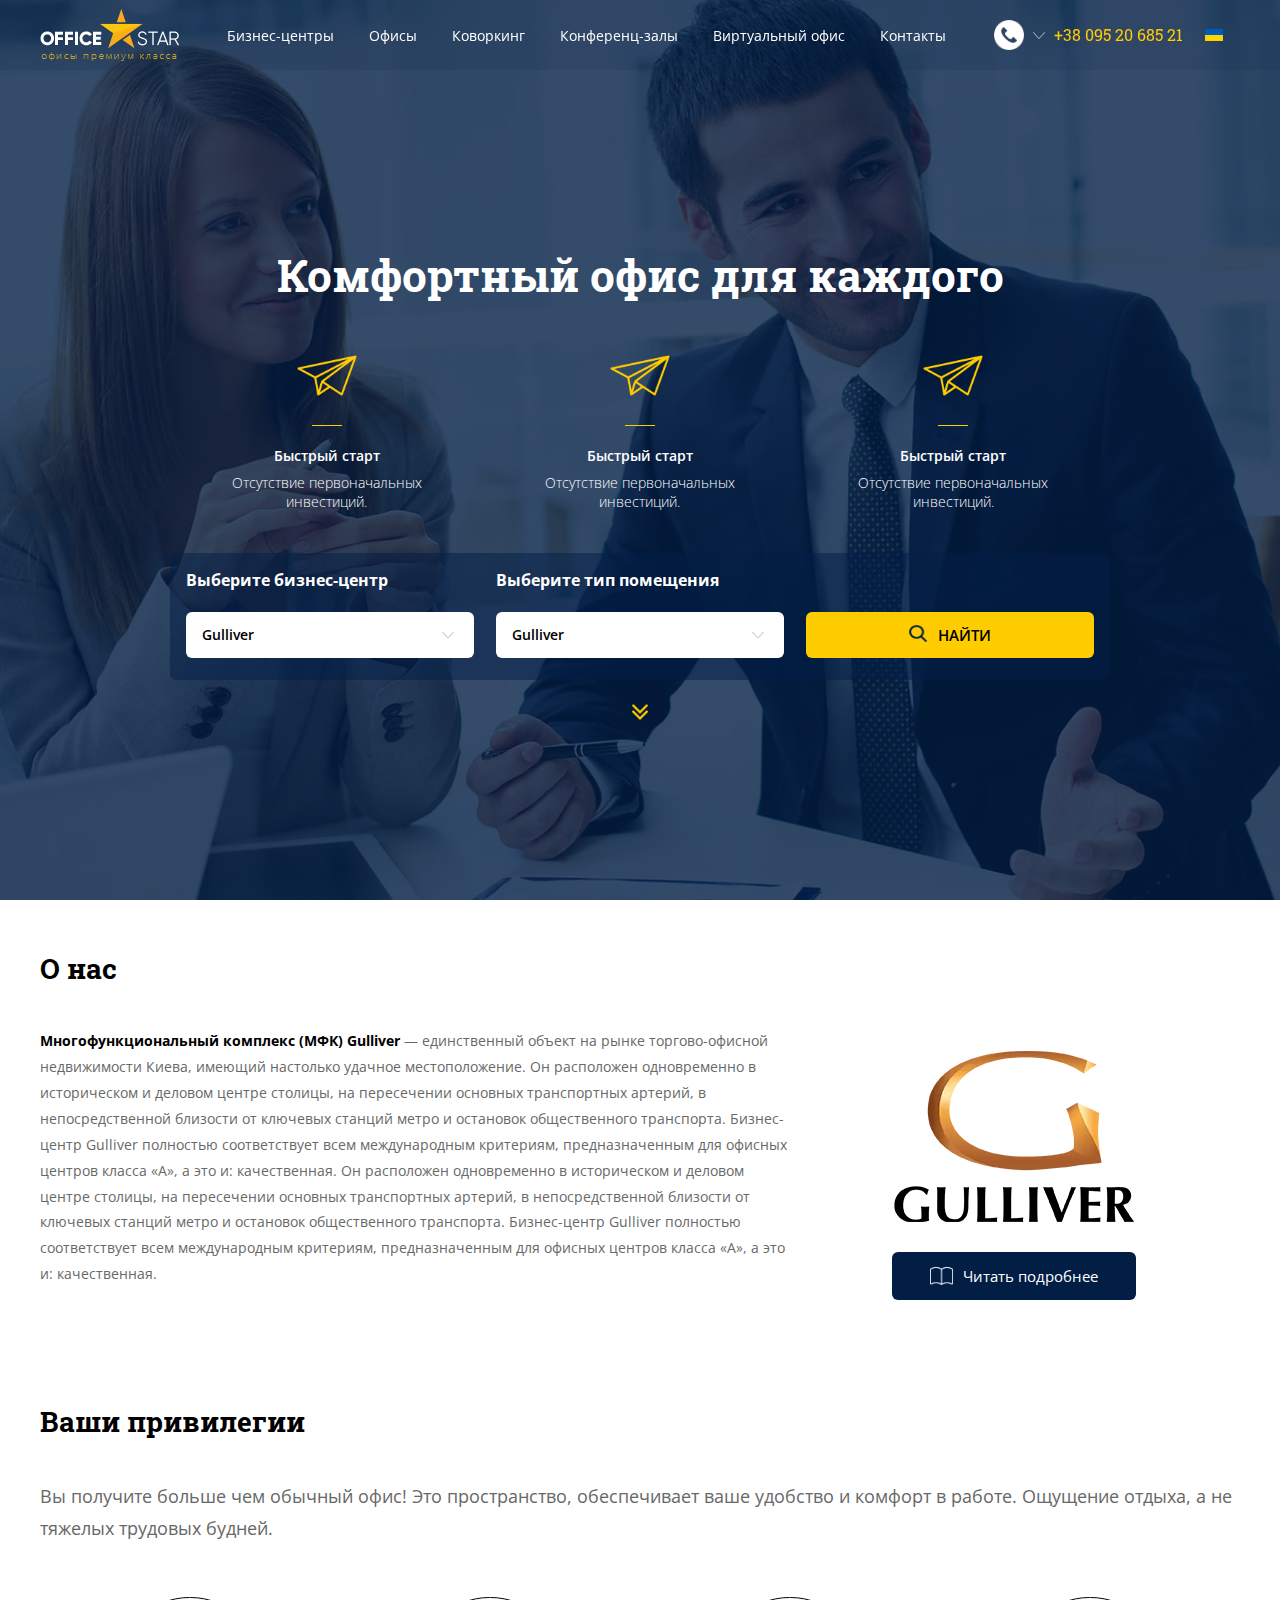
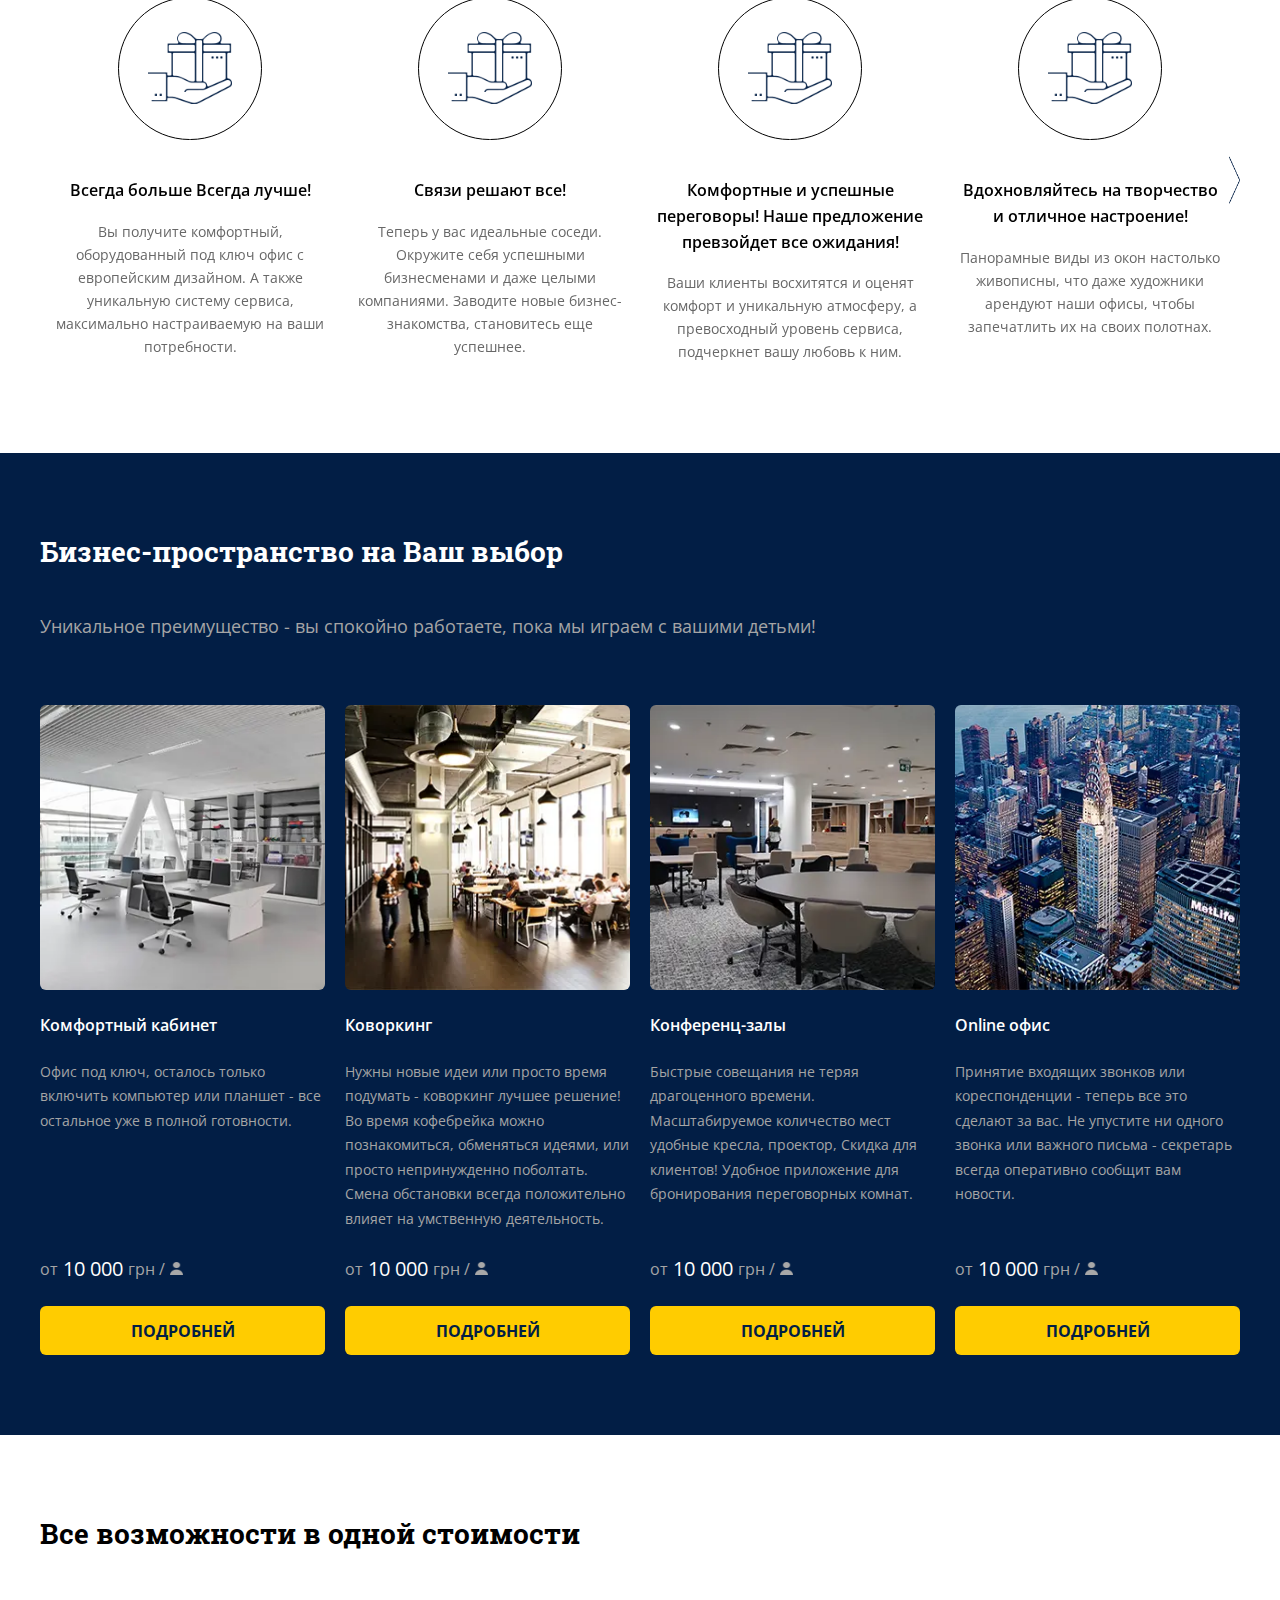
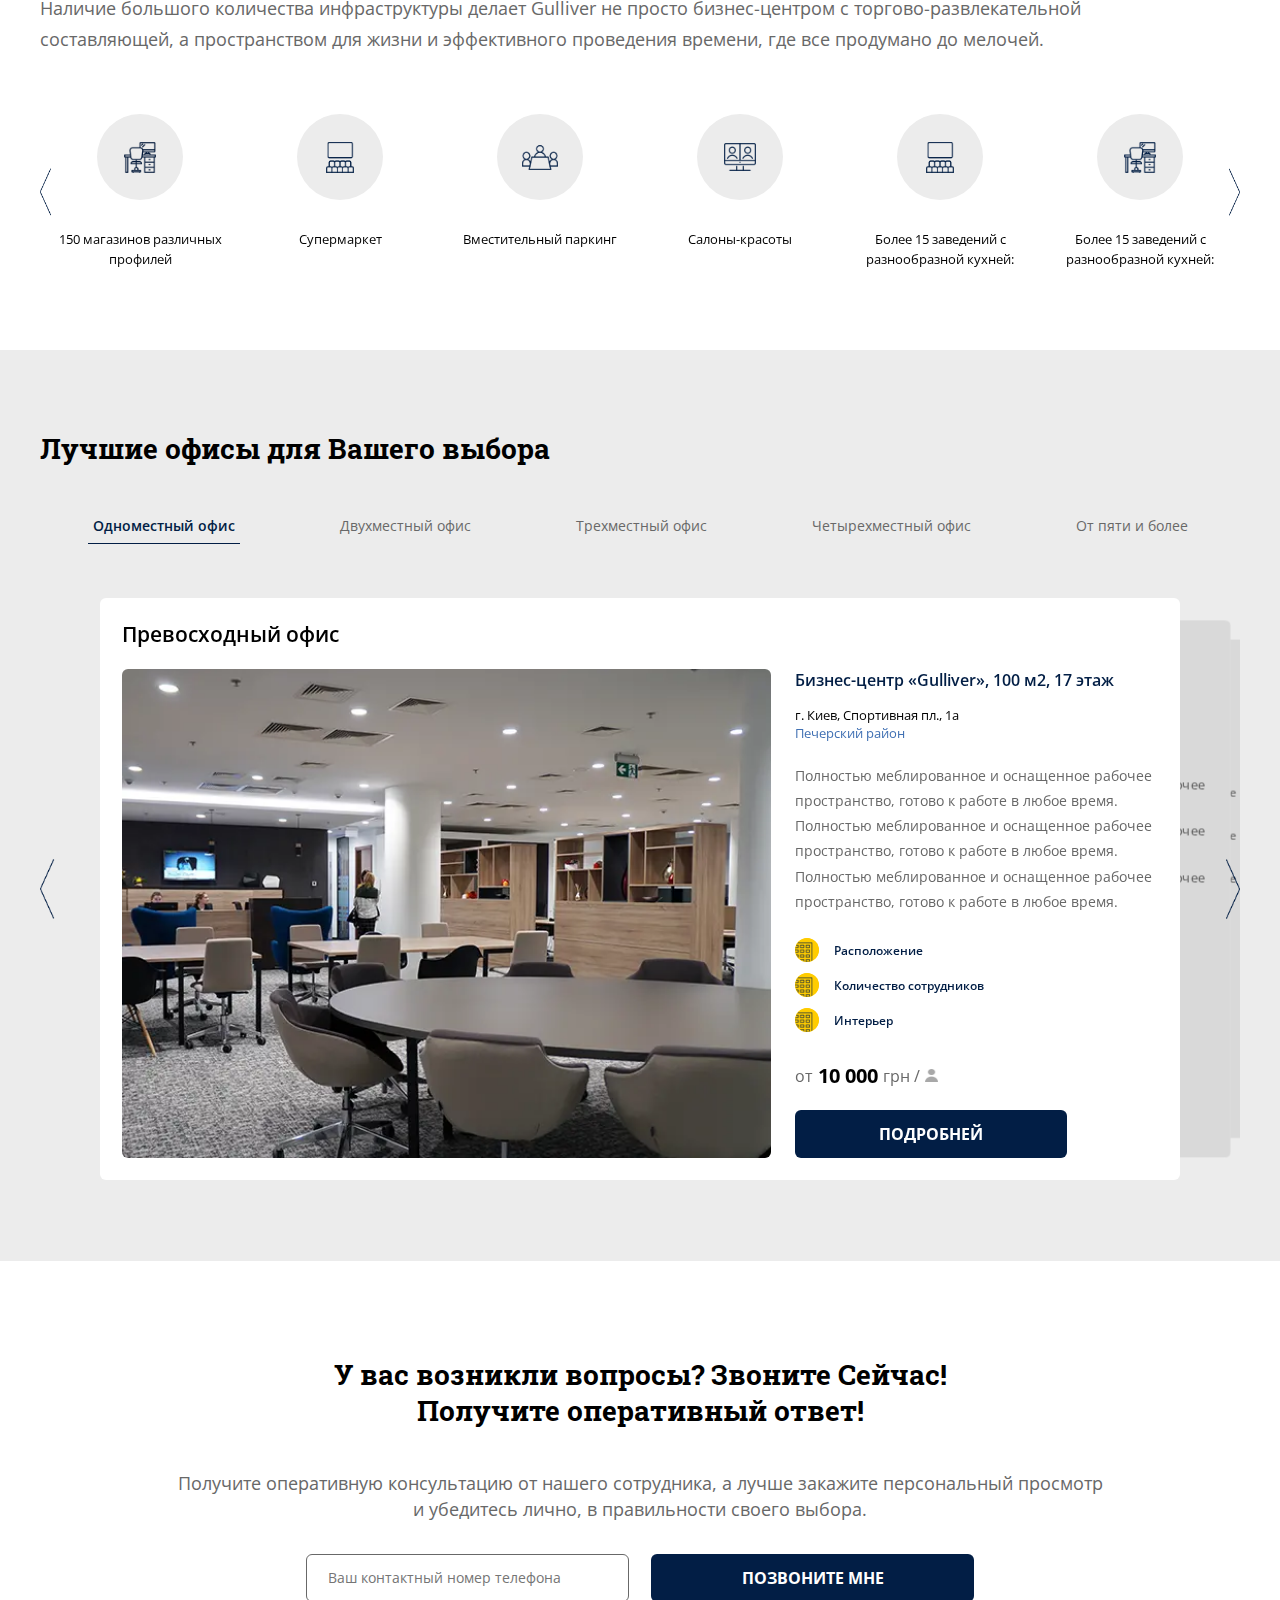
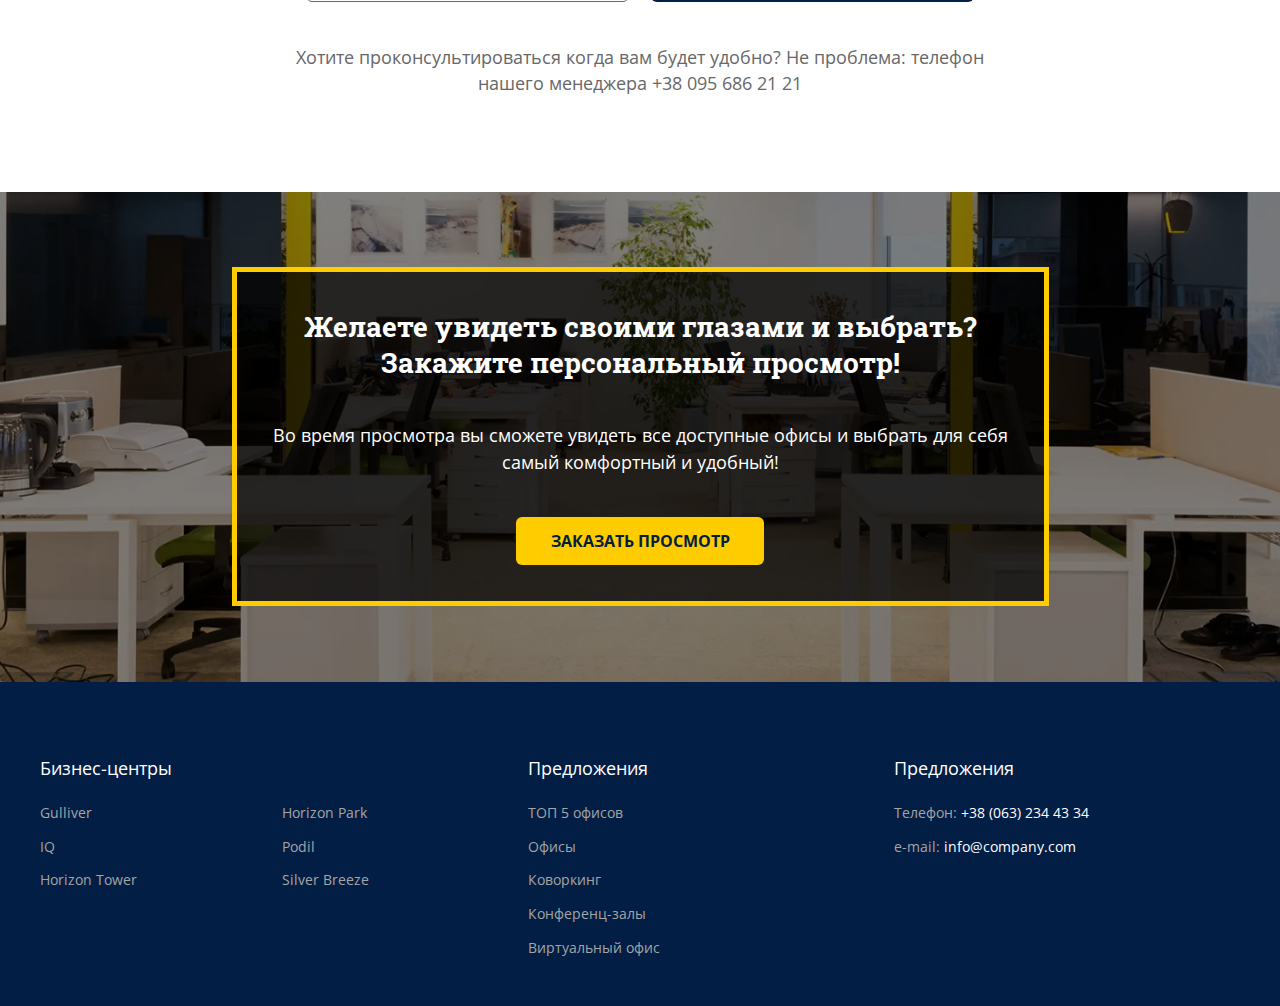
<file: index.html>
<!DOCTYPE html>
<html>

<head>
    <title>OfficeStar</title>
    <meta charset="UTF-8">
    <link rel="stylesheet" href="css/style.min.css?_v=20230418224024">
    <meta name="viewport" content="width=device-width, initial-scale=1.0, user-scalable=no">
</head>

<body>
	<div class="wrapper">
		<header class="header">
    <div class="header__container container">
        <div class="header__body">

            <div class="header__image">
                <a href="./" class="header__logo">
                    <picture><source srcset="img/Logo.webp" type="image/webp"><img src="img/Logo.png" alt="Logo"></picture>
                </a>
            </div>

            <div class="header__menu menu">
                <nav class="menu__body">
                    <ul class="menu__list">
                        <li class="menu__item">
                            <a href="centers.html" class="menu__link">Бизнес-центры</a>
                            <ul class="menu__sub-list">
                                <button class="menu__back" type="button">
                                    <svg>
                                        <use xlink: href="img/icons/icons.svg#back"></use>
                                    </svg>
                                </button>
                                <li class="menu__sub-item">
                                    <a href="#" class="menu__sub-link">
                                        <picture><source srcset="img/icons/center-icon.webp" type="image/webp"><img src="img/icons/center-icon.png" alt="Icon"></picture>
                                        IQ Business Center
                                    </a>
                                </li>
                                <li class="menu__sub-item">
                                    <a href="#" class="menu__sub-link">
                                        <picture><source srcset="img/icons/center-icon.webp" type="image/webp"><img src="img/icons/center-icon.png" alt="Icon"></picture>
                                        Horizon Tower
                                    </a>
                                </li>
                                <li class="menu__sub-item">
                                    <a href="#" class="menu__sub-link">
                                        <picture><source srcset="img/icons/center-icon.webp" type="image/webp"><img src="img/icons/center-icon.png" alt="Icon"></picture>
                                        Podil
                                    </a>
                                </li>
                                <li class="menu__sub-item">
                                    <a href="center.html" class="menu__sub-link">
                                        <picture><source srcset="img/icons/center-icon.webp" type="image/webp"><img src="img/icons/center-icon.png" alt="Icon"></picture>
                                        Gulliver
                                    </a>
                                </li>
                                <li class="menu__sub-item">
                                    <a href="#" class="menu__sub-link">
                                        <picture><source srcset="img/icons/center-icon.webp" type="image/webp"><img src="img/icons/center-icon.png" alt="Icon"></picture>
                                        Horizon Park
                                    </a>
                                </li>
                                <li class="menu__sub-item">
                                    <a href="#" class="menu__sub-link menu__sub-link_soon">
                                        <span>скоро</span>
                                        SilverBreeze
                                    </a>
                                </li>
                            </ul>
                        </li>
                        <li class="menu__item"><a href="offices.html" class="menu__link">Офисы</a></li>
                        <li class="menu__item"><a href="coworking.html" class="menu__link">Коворкинг</a></li>
                        <li class="menu__item"><a href="conference.html" class="menu__link">Конференц-залы</a></li>
                        <li class="menu__item"><a href="online.html" class="menu__link">Виртуальный офис</a></li>
                        <li class="menu__item"><a href="contacts.html" class="menu__link">Контакты</a></li>
                    </ul>
                </nav>
            </div>

            <div class="header__phones phones">
                <div class="phones__icon">
                    <picture><source srcset="img/icons/phone.webp" type="image/webp"><img src="img/icons/phone.png" alt="Phone"></picture>
                </div>
                <button class="phones__btn" type="button">
                    <picture><source srcset="img/icons/arrow-down.webp" type="image/webp"><img src="img/icons/arrow-down.png" alt=""></picture>
                </button>
                <div class="phones__body">
                    <ul class="phones__list">
                        <li class="phones__item">
                            <a href="tel:+380952068521" class="phones__link">+38 095 20 685 21</a>
                            <ul class="phones__sublist">
                                <li class="phones__subitem">
                                    <a href="tel:+380672068521" class="phones__link">+38 067 20 685 21</a>
                                </li>
                                <li class="phones__subitem">
                                    <a href="tel:+380632068521" class="phones__link">+38 063 20 685 21</a>
                                </li>
                            </ul>
                        </li>
                    </ul>
                </div>
            </div>

            <div class="header__lang lang">
                <div class="lang__select select-box">
                    <div class="options-container">
                        <div class="option">
                            <input type="radio" class="radio" id="ua" name="lang">
                            <label for="for id ua">
                                <svg>
                                    <use xlink: href="img/icons/icons.svg#ua"></use>
                                </svg>
                            </label>
                        </div>
                        <div class="option">
                            <input type="radio" class="radio" id="us" name="lang">
                            <label for="for id us">
                                <svg>
                                    <use xlink: href="img/icons/icons.svg#us"></use>
                                </svg>
                            </label>
                        </div>
                        <div class="option">
                            <input type="radio" class="radio" id="ru" name="lang">
                            <label for="for id ru">
                                <svg>
                                    <use xlink: href="img/icons/icons.svg#ru"></use>
                                </svg>
                            </label>
                        </div>
                    </div>
                    <div class="selected">
                        <svg>
                            <use xlink: href="img/icons/icons.svg#ua"></use>
                        </svg>
                    </div>
                </div>
            </div>

            <div class="menu__icon">
                <span></span>
            </div>

        </div>
    </div>
</header>

		<div class="page">
			<div class="page__main main">
				<section class="main__section section-main">
					<div class="section-main__bg">
						<picture><source srcset="img/main/main_bg.webp" type="image/webp"><img src="img/main/main_bg.jpg" alt="Background"></picture>
					</div>
					<div class="section-main__container container">
						<div class="section-main__body">
							<h1 class="section-main__title">Комфортный офис для каждого</h1>
							<ul class="section-main__list list-main">
								<li class="list-main__item">
									<div class="list-main__icon">
										<picture><source srcset="img/main/paper-plane.webp" type="image/webp"><img src="img/main/paper-plane.png" alt="Icon"></picture>
									</div>
									<div class="list-main__wrapper">
										<div class="list-main__title">Быстрый старт</div>
										<div class="list-main__desc">Отсутствие первоначальных инвестиций.</div>
									</div>
								</li>
								<li class="list-main__item">
									<div class="list-main__icon">
										<picture><source srcset="img/main/paper-plane.webp" type="image/webp"><img src="img/main/paper-plane.png" alt="Icon"></picture>
									</div>
									<div class="list-main__wrapper">
										<div class="list-main__title">Быстрый старт</div>
										<div class="list-main__desc">Отсутствие первоначальных инвестиций.</div>
									</div>
								</li>
								<li class="list-main__item">
									<div class="list-main__icon">
										<picture><source srcset="img/main/paper-plane.webp" type="image/webp"><img src="img/main/paper-plane.png" alt="Icon"></picture>
									</div>
									<div class="list-main__wrapper">
										<div class="list-main__title">Быстрый старт</div>
										<div class="list-main__desc">Отсутствие первоначальных инвестиций.</div>
									</div>
								</li>
							</ul>
							<div class="section-main__search search-main">
								<div class="search-main__body">
									<div class="search-main__column">
										<h3 class="search-main__title">Выберите бизнес-центр</h3>
										<div class="search-main__select select-box">
											<div class="options-container">
												<div class="option">
													<input type="radio" class="radio" id="gulliver" name="Center">
													<label for="for gulliver">Gulliver</label>
												</div>
												<div class="option">
													<input type="radio" class="radio" id="podil" name="Center">
													<label for="for podil">Podil</label>
												</div>
												<div class="option">
													<input type="radio" class="radio" id="iq" name="Center">
													<label for="for iq">IQ</label>
												</div>
											</div>
											<div class="selected">
												Gulliver
											</div>
										</div>
									</div>
									<div class="search-main__column">
										<h3 class="search-main__title">Выберите тип помещения</h3>
										<div class="search-main__select select-box">
											<div class="options-container">
												<div class="option">
													<input type="radio" class="radio" id="gulliver" name="Center">
													<label for="for gulliver">Gulliver</label>
												</div>
												<div class="option">
													<input type="radio" class="radio" id="podil" name="Center">
													<label for="for podil">Podil</label>
												</div>
												<div class="option">
													<input type="radio" class="radio" id="iq" name="Center">
													<label for="for iq">IQ</label>
												</div>
											</div>
											<div class="selected">
												Gulliver
											</div>
										</div>
									</div>
									<div class="search-main__column">
										<button class="search-main__btn" type="button">
											<picture><source srcset="img/icons/search.webp" type="image/webp"><img src="img/icons/search.png" alt="Search"></picture>
											<span>Найти</span>
										</button>
									</div>
								</div>
							</div>
							<div class="section-main__double-arrow">
								<picture><source srcset="img/icons/double-angle-pointing-to-right.webp" type="image/webp"><img src="img/icons/double-angle-pointing-to-right.png" alt=""></picture>
							</div>
						</div>
					</div>
				</section>
				<section class="main__about about">
					<div class="about__container container">
						<h2 class="about__title">О нас</h2>
						<div class="about__body">
							<div class="about__info" data-last="btn, before">
								<div class="about__desc">
									<span class="bold">Многофункциональный комплекс (МФК) Gulliver</span> — единственный
									объект на рынке
									торгово-офисной недвижимости Киева, имеющий настолько удачное местоположение. Он
									расположен одновременно в историческом и деловом центре столицы, на пересечении
									основных
									транспортных артерий, в непосредственной близости от ключевых станций метро и
									остановок
									общественного транспорта. Бизнес-центр Gulliver полностью соответствует всем
									международным критериям, предназначенным для офисных центров класса «А», а это и:
									качественная. Он расположен одновременно в историческом и деловом центре столицы, на
									пересечении основных транспортных артерий, в непосредственной близости от ключевых
									станций метро и остановок общественного транспорта. Бизнес-центр Gulliver полностью
									соответствует всем международным критериям, предназначенным для офисных центров
									класса
									«А», а это и: качественная.
								</div>
							</div>
							<div class="about__logo" data-first="btn, append">
								<picture><source srcset="img/Gulliver/logo.webp" type="image/webp"><img src="img/Gulliver/logo.png" alt="Logo"></picture>
								<a href="offices.html" class="about__btn" data-move="btn, 768">
									<picture><source srcset="img/icons/read-more.webp" type="image/webp"><img src="img/icons/read-more.png" alt="Icon"></picture>
									<span>Читать подробнее</span>
								</a>
							</div>
						</div>
					</div>
				</section>
				<section class="main__privilege privilege">
					<div class="privilege__container container">
						<div class="privilege__body">
							<h2 class="privilege__title">Ваши привилегии</h2>
							<div class="privilege__intro">
								Вы получите больше чем обычный офис! Это пространство, обеспечивает ваше удобство и
								комфорт в работе. Ощущение отдыха, а не тяжелых трудовых будней.
							</div>
							<div class="privilege__slider">
								<div class="privilege__wrapper swiper-wrapper">
									<div class="privilege__item item-privilege swiper-slide">
										<div class="item-privilege__logo">
											<picture><source srcset="img/main/previlege1.webp" type="image/webp"><img src="img/main/previlege1.png" alt="Privilege icon"></picture>
										</div>
										<h3 class="item-privilege__title">
											Всегда больше Всегда лучше!
										</h3>
										<div class="item-privilege__desc">
											Вы получите комфортный, оборудованный под ключ офис с европейским дизайном.
											А
											также уникальную систему сервиса, максимально настраиваемую на ваши
											потребности.
										</div>
									</div>
									<div class="privilege__item item-privilege swiper-slide">
										<div class="item-privilege__logo">
											<picture><source srcset="img/main/previlege1.webp" type="image/webp"><img src="img/main/previlege1.png" alt="Privilege icon"></picture>
										</div>
										<h3 class="item-privilege__title">
											Связи решают все!
										</h3>
										<div class="item-privilege__desc">
											Теперь у вас идеальные соседи. Окружите себя успешными бизнесменами и даже
											целыми компаниями. Заводите новые бизнес-знакомства, становитесь еще
											успешнее.
										</div>
									</div>
									<div class="privilege__item item-privilege swiper-slide">
										<div class="item-privilege__logo">
											<picture><source srcset="img/main/previlege1.webp" type="image/webp"><img src="img/main/previlege1.png" alt="Privilege icon"></picture>
										</div>
										<h3 class="item-privilege__title">
											Комфортные и успешные переговоры! Наше предложение превзойдет все ожидания!
										</h3>
										<div class="item-privilege__desc">
											Ваши клиенты восхитятся и оценят комфорт и уникальную атмосферу, а
											превосходный
											уровень сервиса, подчеркнет вашу любовь к ним.
										</div>
									</div>
									<div class="privilege__item item-privilege swiper-slide">
										<div class="item-privilege__logo">
											<picture><source srcset="img/main/previlege1.webp" type="image/webp"><img src="img/main/previlege1.png" alt="Privilege icon"></picture>
										</div>
										<h3 class="item-privilege__title">
											Вдохновляйтесь на творчество и отличное настроение!
										</h3>
										<div class="item-privilege__desc">
											Панорамные виды из окон настолько живописны, что даже художники арендуют
											наши
											офисы, чтобы запечатлить их на своих полотнах.
										</div>
									</div>
									<div class="privilege__item item-privilege swiper-slide">
										<div class="item-privilege__logo">
											<picture><source srcset="img/main/previlege1.webp" type="image/webp"><img src="img/main/previlege1.png" alt="Privilege icon"></picture>
										</div>
										<h3 class="item-privilege__title">
											Связи решают все!
										</h3>
										<div class="item-privilege__desc">
											Теперь у вас идеальные соседи. Окружите себя успешными бизнесменами и даже
											целыми компаниями. Заводите новые бизнес-знакомства, становитесь еще
											успешнее.
										</div>
									</div>
								</div>
								<div class="privilege__navigation">
									<div class="privilege__prev">
										<picture><source srcset="img/icons/nav-arrow.webp" type="image/webp"><img src="img/icons/nav-arrow.png" alt="Icon"></picture>
									</div>
									<div class="privilege__next">
										<picture><source srcset="img/icons/nav-arrow.webp" type="image/webp"><img src="img/icons/nav-arrow.png" alt="Icon"></picture>
									</div>
								</div>
							</div>
							<!--<div class="privilege__items">
								<div class="privilege__item item-privilege">
									<div class="item-privilege__logo">
										<picture><source srcset="img/main/previlege1.webp" type="image/webp"><img src="img/main/previlege1.png" alt="Privilege icon"></picture>
									</div>
									<h3 class="item-privilege__title">
										Всегда больше Всегда лучше!
									</h3>
									<div class="item-privilege__desc">
										Вы получите комфортный, оборудованный под ключ офис с европейским дизайном. А
										также уникальную систему сервиса, максимально настраиваемую на ваши потребности.
									</div>
								</div>
								<div class="privilege__item item-privilege">
									<div class="item-privilege__logo">
										<picture><source srcset="img/main/previlege1.webp" type="image/webp"><img src="img/main/previlege1.png" alt="Privilege icon"></picture>
									</div>
									<h3 class="item-privilege__title">
										Связи решают все!
									</h3>
									<div class="item-privilege__desc">
										Теперь у вас идеальные соседи. Окружите себя успешными бизнесменами и даже
										целыми компаниями. Заводите новые бизнес-знакомства, становитесь еще успешнее.
									</div>
								</div>
								<div class="privilege__item item-privilege">
									<div class="item-privilege__logo">
										<picture><source srcset="img/main/previlege1.webp" type="image/webp"><img src="img/main/previlege1.png" alt="Privilege icon"></picture>
									</div>
									<h3 class="item-privilege__title">
										Комфортные и успешные переговоры! Наше предложение превзойдет все ожидания!
									</h3>
									<div class="item-privilege__desc">
										Ваши клиенты восхитятся и оценят комфорт и уникальную атмосферу, а превосходный
										уровень сервиса, подчеркнет вашу любовь к ним.
									</div>
								</div>
								<div class="privilege__item item-privilege">
									<div class="item-privilege__logo">
										<picture><source srcset="img/main/previlege1.webp" type="image/webp"><img src="img/main/previlege1.png" alt="Privilege icon"></picture>
									</div>
									<h3 class="item-privilege__title">
										Вдохновляйтесь на творчество и отличное настроение!
									</h3>
									<div class="item-privilege__desc">
										Панорамные виды из окон настолько живописны, что даже художники арендуют наши
										офисы, чтобы запечатлить их на своих полотнах.
									</div>
								</div>
							</div>-->
						</div>
					</div>
				</section>
				<section class="main__area area">
					<div class="area__container container">
						<div class="area__body">
							<h2 class="area__title title">Бизнес-пространство на Ваш выбор</h2>
							<div class="area__intro intro">
								Уникальное преимущество - вы спокойно работаете, пока мы играем с вашими детьми!
							</div>
							<div class="area__cards">
								<div class="area__card card-area">
									<div class="card-area__body">
										<div class="card-area__image">
											<picture><source srcset="img/main/area/area1.webp" type="image/webp"><img src="img/main/area/area1.jpg" alt="Area 1"></picture>
										</div>
										<h3 class="card-area__title">Комфортный кабинет</h3>
										<div class="card-area__desc">
											Офис под ключ, осталось только включить компьютер или планшет - все
											остальное уже в полной готовности.
										</div>
										<div class="card-area__price">
											от <span>10 000</span> грн /
											<picture><source srcset="img/icons/user.webp" type="image/webp"><img src="img/icons/user.png" alt="Icon"></picture>
										</div>
										<button class="card-area__btn btn_yellow" type="button">Подробней</button>
									</div>
								</div>
								<div class="area__card card-area">
									<div class="card-area__body">
										<div class="card-area__image">
											<picture><source srcset="img/main/area/area2.webp" type="image/webp"><img src="img/main/area/area2.jpg" alt="Area 1"></picture>
										</div>
										<h3 class="card-area__title">Коворкинг</h3>
										<div class="card-area__desc">
											Нужны новые идеи или просто время подумать - коворкинг лучшее решение!Во
											время кофебрейка можно познакомиться, обменяться идеями, или просто
											непринужденно поболтать. Смена обстановки всегда положительно влияет на
											умственную деятельность.
										</div>
										<div class="card-area__price">
											от <span>10 000</span> грн /
											<picture><source srcset="img/icons/user.webp" type="image/webp"><img src="img/icons/user.png" alt="Icon"></picture>
										</div>
										<button class="card-area__btn btn_yellow" type="button">Подробней</button>
									</div>
								</div>
								<div class="area__card card-area">
									<div class="card-area__body">
										<div class="card-area__image">
											<picture><source srcset="img/main/area/area3.webp" type="image/webp"><img src="img/main/area/area3.jpg" alt="Area 1"></picture>
										</div>
										<h3 class="card-area__title">Конференц-залы</h3>
										<div class="card-area__desc">
											Быстрые совещания не теряя драгоценного времени.
											Масштабируемое количество мест удобные кресла, проектор,
											Скидка для клиентов!
											Удобное приложение для бронирования переговорных комнат.
										</div>
										<div class="card-area__price">
											от <span>10 000</span> грн /
											<picture><source srcset="img/icons/user.webp" type="image/webp"><img src="img/icons/user.png" alt="Icon"></picture>
										</div>
										<button class="card-area__btn btn_yellow" type="button">Подробней</button>
									</div>
								</div>
								<div class="area__card card-area">
									<div class="card-area__body">
										<div class="card-area__image">
											<picture><source srcset="img/main/area/area4.webp" type="image/webp"><img src="img/main/area/area4.jpg" alt="Area 1"></picture>
										</div>
										<h3 class="card-area__title">Online офис</h3>
										<div class="card-area__desc">
											Принятие входящих звонков или кореспонденции - теперь все это сделают за
											вас. Не упустите ни одного звонка или важного письма - секретарь всегда
											оперативно сообщит вам новости.
										</div>
										<div class="card-area__price">
											от <span>10 000</span> грн /
											<picture><source srcset="img/icons/user.webp" type="image/webp"><img src="img/icons/user.png" alt="Icon"></picture>
										</div>
										<button class="card-area__btn btn_yellow" type="button">Подробней</button>
									</div>
								</div>
							</div>
						</div>
					</div>
				</section>
				<section class="main__opportunity opportunity">
					<div class="opportunity__container container">
						<div class="opportunity__body">
							<h2 class="opportunity__title title">Все возможности в одной стоимости</h2>
							<div class="opportunity__intro intro">
								Наличие большого количества инфраструктуры делает Gulliver не просто бизнес-центром с
								торгово-развлекательной составляющей, а пространством для жизни и эффективного
								проведения времени, где все продумано до мелочей.
							</div>
							<div class="opportunity__slider">
								<div class="opportunity__wrapper swiper-wrapper">
									<div class="opportunity__slide swiper-slide">
										<div class="opportunity__image">
											<picture><source srcset="img/main/opportunity/opportunity1.webp" type="image/webp"><img src="img/main/opportunity/opportunity1.png" alt="Opportunity 1"></picture>
										</div>
										<div class="opportunity__name">150 магазинов различных профилей</div>
									</div>
									<div class="opportunity__slide swiper-slide">
										<div class="opportunity__image">
											<picture><source srcset="img/main/opportunity/opportunity2.webp" type="image/webp"><img src="img/main/opportunity/opportunity2.png" alt="Opportunity 2"></picture>
										</div>
										<div class="opportunity__name">Супермаркет</div>
									</div>
									<div class="opportunity__slide swiper-slide">
										<div class="opportunity__image">
											<picture><source srcset="img/main/opportunity/opportunity3.webp" type="image/webp"><img src="img/main/opportunity/opportunity3.png" alt="Opportunity 3"></picture>
										</div>
										<div class="opportunity__name">Вместительный паркинг</div>
									</div>
									<div class="opportunity__slide swiper-slide">
										<div class="opportunity__image">
											<picture><source srcset="img/main/opportunity/opportunity4.webp" type="image/webp"><img src="img/main/opportunity/opportunity4.png" alt="Opportunity 4"></picture>
										</div>
										<div class="opportunity__name">Салоны-красоты</div>
									</div>
									<div class="opportunity__slide swiper-slide">
										<div class="opportunity__image">
											<picture><source srcset="img/main/opportunity/opportunity5.webp" type="image/webp"><img src="img/main/opportunity/opportunity5.png" alt="Opportunity 5"></picture>
										</div>
										<div class="opportunity__name">Более 15 заведений с разнообразной кухней:</div>
									</div>
									<div class="opportunity__slide swiper-slide">
										<div class="opportunity__image">
											<picture><source srcset="img/main/opportunity/opportunity6.webp" type="image/webp"><img src="img/main/opportunity/opportunity6.png" alt="Opportunity 6"></picture>
										</div>
										<div class="opportunity__name">Более 15 заведений с разнообразной кухней:</div>
									</div>
								</div>
								<div class="opportunity__navigation">
									<div class="opportunity__prev">
										<picture><source srcset="img/icons/nav-arrow.webp" type="image/webp"><img src="img/icons/nav-arrow.png" alt="Icon"></picture>
									</div>
									<div class="opportunity__next">
										<picture><source srcset="img/icons/nav-arrow.webp" type="image/webp"><img src="img/icons/nav-arrow.png" alt="Icon"></picture>
									</div>
								</div>
							</div>
						</div>
					</div>
				</section>
				<section class="main__best best">
					<div class="best__container container">
						<div class="best__body">
							<h2 class="best__title title">Лучшие офисы для Вашего выбора</h2>
							<div class="best__tabs tabs" data-tabs="1">
								<div class="tabs__header">
									<div class="tabs__item _active" data-tabs="1">Одноместный офис</div>
									<div class="tabs__item" data-tabs="1">Двухместный офис</div>
									<div class="tabs__item" data-tabs="1">Трехместный офис</div>
									<div class="tabs__item" data-tabs="1">Четырехместный офис</div>
									<div class="tabs__item" data-tabs="1">От пяти и более</div>
								</div>

								<div class="tabs__body" data-tabs="1">
									<div class="tabs__block _active" data-tabs="1">
										<div class="tabs__content">
											<div class="best__slider">
												<div class="best__wrapper swiper-wrapper">
													<div class="best__slide slide-best swiper-slide">
														<h3 class="slide-best__title">Превосходный офис</h3>
														<div class="slide-best__body">
															<div class="slide-best__image">
																<picture><source srcset="img/main/best/Image1.webp" type="image/webp"><img src="img/main/best/Image1.jpg" alt="Image1"></picture>
															</div>
															<div class="slide-best__info">
																<div class="slide-best__name">
																	Бизнес-центр «Gulliver», 100 м2, 17 этаж
																</div>
																<div class="slide-best__address">
																	<span>г. Киев, Спортивная пл., 1a</span>
																	<a href="#" class="slide-best__link">Печерский
																		район</a>
																</div>
																<div class="slide-best__desc">
																	Полностью меблированное и оснащенное рабочее
																	пространство, готово к работе в любое время.
																	Полностью меблированное и оснащенное рабочее
																	пространство, готово к работе в любое время.
																	Полностью меблированное и оснащенное рабочее
																	пространство, готово к работе в любое время.
																</div>
																<ul class="slide-best__list">
																	<li class="slide-best__item">
																		<div class="slide-best__icon">
																			<img src="img/icons/building.png"
																				alt="Icon">
																		</div>
																		<div class="slide-best__property">
																			Расположение
																		</div>
																	</li>
																	<li class="slide-best__item">
																		<div class="slide-best__icon">
																			<img src="img/icons/building.png"
																				alt="Icon">
																		</div>
																		<div class="slide-best__property">
																			Количество сотрудников
																		</div>
																	</li>
																	<li class="slide-best__item">
																		<div class="slide-best__icon">
																			<img src="img/icons/building.png"
																				alt="Icon">
																		</div>
																		<div class="slide-best__property">
																			Интерьер
																		</div>
																	</li>
																</ul>
																<div class="slide-best__price">
																	от <span>10 000</span> грн /
																	<picture><source srcset="img/icons/user.webp" type="image/webp"><img src="img/icons/user.png" alt="Icon"></picture>
																</div>
																<button class="slide-best__btn btn_blue"
																	type="button">Подробней</button>
															</div>
														</div>
													</div>
													<div class="best__slide slide-best swiper-slide">
														<h3 class="slide-best__title">Превосходный офис</h3>
														<div class="slide-best__body">
															<div class="slide-best__image">
																<picture><source srcset="img/main/best/Image1.webp" type="image/webp"><img src="img/main/best/Image1.jpg" alt="Image1"></picture>
															</div>
															<div class="slide-best__info">
																<div class="slide-best__name">
																	Бизнес-центр «Gulliver», 100 м2, 17 этаж
																</div>
																<div class="slide-best__address">
																	<span>г. Киев, Спортивная пл., 1a</span>
																	<a href="#" class="slide-best__link">Печерский
																		район</a>
																</div>
																<div class="slide-best__desc">
																	Полностью меблированное и оснащенное рабочее
																	пространство, готово к работе в любое время.
																	Полностью меблированное и оснащенное рабочее
																	пространство, готово к работе в любое время.
																	Полностью меблированное и оснащенное рабочее
																	пространство, готово к работе в любое время.
																</div>
																<ul class="slide-best__list">
																	<li class="slide-best__item">
																		<div class="slide-best__icon">
																			<img src="img/icons/building.png"
																				alt="Icon">
																		</div>
																		<div class="slide-best__property">
																			Расположение
																		</div>
																	</li>
																	<li class="slide-best__item">
																		<div class="slide-best__icon">
																			<img src="img/icons/building.png"
																				alt="Icon">
																		</div>
																		<div class="slide-best__property">
																			Количество сотрудников
																		</div>
																	</li>
																	<li class="slide-best__item">
																		<div class="slide-best__icon">
																			<img src="img/icons/building.png"
																				alt="Icon">
																		</div>
																		<div class="slide-best__property">
																			Интерьер
																		</div>
																	</li>
																</ul>
																<div class="slide-best__price">
																	от <span>10 000</span> грн /
																	<picture><source srcset="img/icons/user.webp" type="image/webp"><img src="img/icons/user.png" alt="Icon"></picture>
																</div>
																<button class="slide-best__btn btn_blue"
																	type="button">Подробней</button>
															</div>
														</div>
													</div>
													<div class="best__slide slide-best swiper-slide">
														<h3 class="slide-best__title">Превосходный офис</h3>
														<div class="slide-best__body">
															<div class="slide-best__image">
																<picture><source srcset="img/main/best/Image1.webp" type="image/webp"><img src="img/main/best/Image1.jpg" alt="Image1"></picture>
															</div>
															<div class="slide-best__info">
																<div class="slide-best__name">
																	Бизнес-центр «Gulliver», 100 м2, 17 этаж
																</div>
																<div class="slide-best__address">
																	<span>г. Киев, Спортивная пл., 1a</span>
																	<a href="#" class="slide-best__link">Печерский
																		район</a>
																</div>
																<div class="slide-best__desc">
																	Полностью меблированное и оснащенное рабочее
																	пространство, готово к работе в любое время.
																	Полностью меблированное и оснащенное рабочее
																	пространство, готово к работе в любое время.
																	Полностью меблированное и оснащенное рабочее
																	пространство, готово к работе в любое время.
																</div>
																<ul class="slide-best__list">
																	<li class="slide-best__item">
																		<div class="slide-best__icon">
																			<img src="img/icons/building.png"
																				alt="Icon">
																		</div>
																		<div class="slide-best__property">
																			Расположение
																		</div>
																	</li>
																	<li class="slide-best__item">
																		<div class="slide-best__icon">
																			<img src="img/icons/building.png"
																				alt="Icon">
																		</div>
																		<div class="slide-best__property">
																			Количество сотрудников
																		</div>
																	</li>
																	<li class="slide-best__item">
																		<div class="slide-best__icon">
																			<img src="img/icons/building.png"
																				alt="Icon">
																		</div>
																		<div class="slide-best__property">
																			Интерьер
																		</div>
																	</li>
																</ul>
																<div class="slide-best__price">
																	от <span>10 000</span> грн /
																	<picture><source srcset="img/icons/user.webp" type="image/webp"><img src="img/icons/user.png" alt="Icon"></picture>
																</div>
																<button class="slide-best__btn btn_blue"
																	type="button">Подробней</button>
															</div>
														</div>
													</div>
												</div>
												<div class="best__navigation">
													<div class="best__prev">
														<picture><source srcset="img/icons/nav-arrow.webp" type="image/webp"><img src="img/icons/nav-arrow.png" alt="Icon"></picture>
													</div>
													<div class="best__next">
														<picture><source srcset="img/icons/nav-arrow.webp" type="image/webp"><img src="img/icons/nav-arrow.png" alt="Icon"></picture>
													</div>
												</div>
											</div>
										</div>
									</div>
									<div class="tabs__block" data-tabs="1">
										<div class="tabs__content">2</div>
									</div>
									<div class="tabs__block" data-tabs="1">
										<div class="tabs__content">3</div>
									</div>
									<div class="tabs__block" data-tabs="1">
										<div class="tabs__content">4</div>
									</div>
									<div class="tabs__block" data-tabs="1">
										<div class="tabs__content">5</div>
									</div>
								</div>
							</div>
						</div>
					</div>
				</section>
				<section class="main__call call">
					<div class="call__container container">
						<div class="call__body">
							<h2 class="call__title">
								<span>У вас возникли вопросы? Звоните Сейчас!</span>
								<span>Получите оперативный ответ!</span>
							</h2>
							<div class="call__intro">
								Получите оперативную консультацию от нашего сотрудника, а лучше закажите персональный
								просмотр и
								убедитесь лично, в правильности своего выбора.
							</div>
							<form action="#" class="call__form">
								<div class="call__item">
									<input type="text" placeholder="Ваш контактный номер телефона">
								</div>
								<div class="call__item">
									<a href="#done" class="call__btn btn_blue popup-link">Позвоните мне</a>
								</div>
							</form>
							<div class="call__outro">
								Хотите проконсультироваться когда вам будет удобно? Не проблема: телефон нашего
								менеджера +38
								095 686 21 21
							</div>
						</div>
					</div>
				</section>
				<section class="main__personal personal">
					<div class="personal__bg">
						<picture><source srcset="img/main/personal_bg.webp" type="image/webp"><img src="img/main/personal_bg.jpg" alt="Background"></picture>
					</div>
					<div class="personal__container container">
						<div class="personal__body">
							<h2 class="personal__title">
								<span>Желаете увидеть своими глазами и выбрать?</span>
								<span>Закажите персональный просмотр!</span>
							</h2>
							<div class="personal__desc">
								Во время просмотра вы сможете увидеть все доступные офисы и выбрать для себя самый
								комфортный и удобный!
							</div>
							<a href="#order" class="personal__btn btn_yellow popup-link" type="button">Заказать
								просмотр</a>
						</div>
					</div>
				</section>
			</div>
		</div> <!-- page -->

		<footer class="footer">
    <div class="footer__container container">
        <div class="footer__body">
            <div class="footer__column">
                <h3 class="footer__title">Бизнес-центры</h3>
                <ul class="footer__list">
                    <li class="footer__item">
                        <a href="#" class="footer__link">
                            Gulliver
                        </a>
                    </li>
                    <li class="footer__item">
                        <a href="#" class="footer__link">
                            IQ
                        </a>
                    </li>
                    <li class="footer__item">
                        <a href="#" class="footer__link">
                            Horizon Tower
                        </a>
                    </li>
                    <li class="footer__item">
                        <a href="#" class="footer__link">
                            Horizon Park
                        </a>
                    </li>
                    <li class="footer__item">
                        <a href="#" class="footer__link">
                            Podil
                        </a>
                    </li>
                    <li class="footer__item">
                        <a href="#" class="footer__link">
                            Silver Breeze
                        </a>
                    </li>
                </ul>
            </div>
            <div class="footer__column">
                <h3 class="footer__title">Предложения</h3>
                <ul class="footer__list">
                    <li class="footer__item">
                        <a href="#" class="footer__link">
                            ТОП 5 офисов
                        </a>
                    </li>
                    <li class="footer__item">
                        <a href="#" class="footer__link">
                            Офисы
                        </a>
                    </li>
                    <li class="footer__item">
                        <a href="#" class="footer__link">
                            Коворкинг
                        </a>
                    </li>
                    <li class="footer__item">
                        <a href="#" class="footer__link">
                            Конференц-залы
                        </a>
                    </li>
                    <li class="footer__item">
                        <a href="#" class="footer__link">
                            Виртуальный офис
                        </a>
                    </li>
                </ul>
            </div>
            <div class="footer__column">
                <h3 class="footer__title">Предложения</h3>
                <ul class="footer__list">
                    <li class="footer__item">
                        <span>Телефон:</span>
                        <a href="tel:+380632344334" class="footer__link">
                            +38 (063) 234 43 34
                        </a>
                    </li>
                    <li class="footer__item">
                        <span>e-mail: </span>
                        <a href="mailto:info@company.com" class="footer__link">
                            info@company.com
                        </a>
                    </li>
                </ul>
            </div>
        </div>
    </div>
</footer>
		<div class="popup" id="order">
    <div class="popup__body">
        <div class="popup__content">
            <button class="close-popup" type="button">
                <svg>
                    <use xlink: href="img/icons/icons.svg#x-mark"></use>
                </svg>
            </button>
            <h2 class="popup__title title">Заказать просмотр офиса</h2>
            <div class="popup__name">Бизнес-центр «Gulliver», 17 этаж
            </div>
            <div class="popup__info">
                <div class="popup__address">г. Киев, Спортивная пл., 1a</div>
                <div class="popup__district">Печерский район</div>
            </div>
            <form action="#" class="popup__form form-popup">
                <div class="form-popup__block">
                    <div class="form-popup__image">
                        <picture><source srcset="img/offices/rooms/room1.webp" type="image/webp"><img src="img/offices/rooms/room1.jpg" alt="Image"></picture>
                    </div>
                    <div class="form-popup__fields">
                        <input type="text" placeholder="Ваше имя">
                        <input type="text" placeholder="Ваш телефон">
                        <input type="text" placeholder="Ваш email">
                    </div>
                </div>
                <textarea placeholder="Укажите Ваши пожелания"></textarea>
                <a href="#done" class="form-popup__btn btn_blue popup-link" type="submit">Заказать</a>
            </form>
        </div>
    </div>
</div>

<div class="popup" id="book">
    <div class="popup__body">
        <div class="popup__content">
            <button class="close-popup" type="button">
                <svg>
                    <use xlink: href="img/icons/icons.svg#x-mark"></use>
                </svg>
            </button>
            <h2 class="popup__title title">Забронировать конференц-зал</h2>
            <div class="popup__name">Бизнес-центр «Gulliver», 17 этаж
            </div>
            <div class="popup__info">
                <div class="popup__address">г. Киев, Спортивная пл., 1a</div>
                <div class="popup__district">Печерский район</div>
            </div>
            <form action="#" class="popup__form form-popup">
                <div class="form-popup__block">
                    <div class="form-popup__image">
                        <picture><source srcset="img/offices/rooms/room1.webp" type="image/webp"><img src="img/offices/rooms/room1.jpg" alt="Image"></picture>
                    </div>
                    <div class="form-popup__fields">
                        <input type="text" placeholder="Ваше имя">
                        <input type="text" placeholder="Ваш телефон">
                        <input type="text" placeholder="Ваш email">
                        <input type="text" placeholder="Дата">
                        <input type="text" placeholder="К-во человек (макс:23)">
                    </div>
                </div>
                <textarea placeholder="Укажите Ваши пожелания"></textarea>
                <a href="#done" class="form-popup__btn btn_blue popup-link" type="submit">Забронировать</a>
            </form>
        </div>
    </div>
</div>

<div class="popup" id="done">
    <div class="popup__body">
        <div class="popup__content">
            <button class="close-popup" type="button">
                <svg>
                    <use xlink: href="img/icons/icons.svg#x-mark"></use>
                </svg>
            </button>
            <h2 class="popup__title title">Спасибо</h2>
            <div class="popup__intro intro">
                Вы заказали просмотр офиса в Бизнес-центре <span>«Gulliver»</span>
            </div>
            <ul class="popup__details">
                <li class="popup__item">
                    <span>Адрес бизнес-центра:</span> г. Киев, Спортивная пл., 1a
                </li>
                <li class="popup__item">
                    <span>Район:</span> Печерский
                </li>
                <li class="popup__item">
                    <span>Этаж:</span> 17
                </li>
                <li class="popup__item">
                    <span>Номер офиса:</span> 408
                </li>
            </ul>
            <div class="popup__message">
                Если у Вас возникнут вопросы, наши менеджеры с радостью Вам помогут
                тел.: <a href="tel:+380956862121" class="popup__phone">+38 095 686 21 21</a>
            </div>
            <button type="button" class="popup__btn btn_blue close-popup">Хорошо</button>
        </div>
    </div>
</div>
	</div> <!-- wrapper -->
	<script src="js/app.min.js?_v=20230418224024"></script>
</body>

</html>
</file>
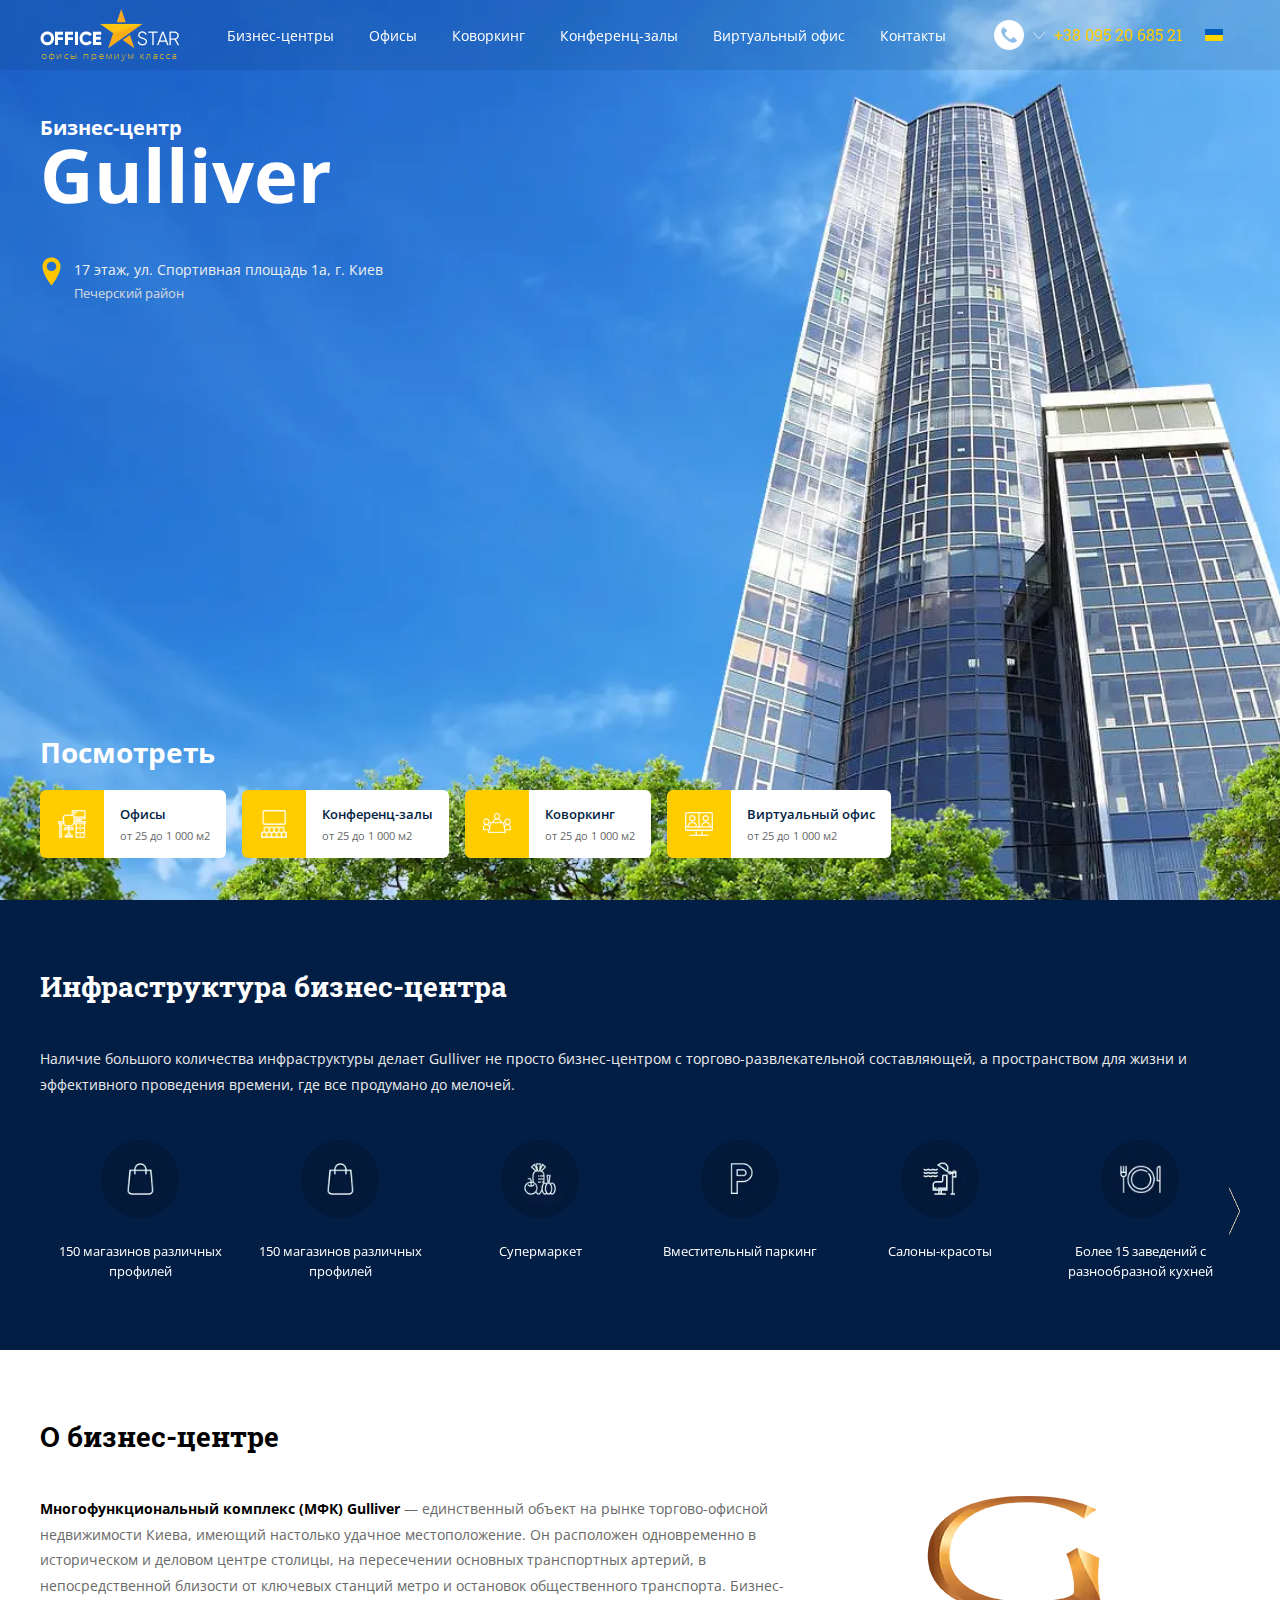
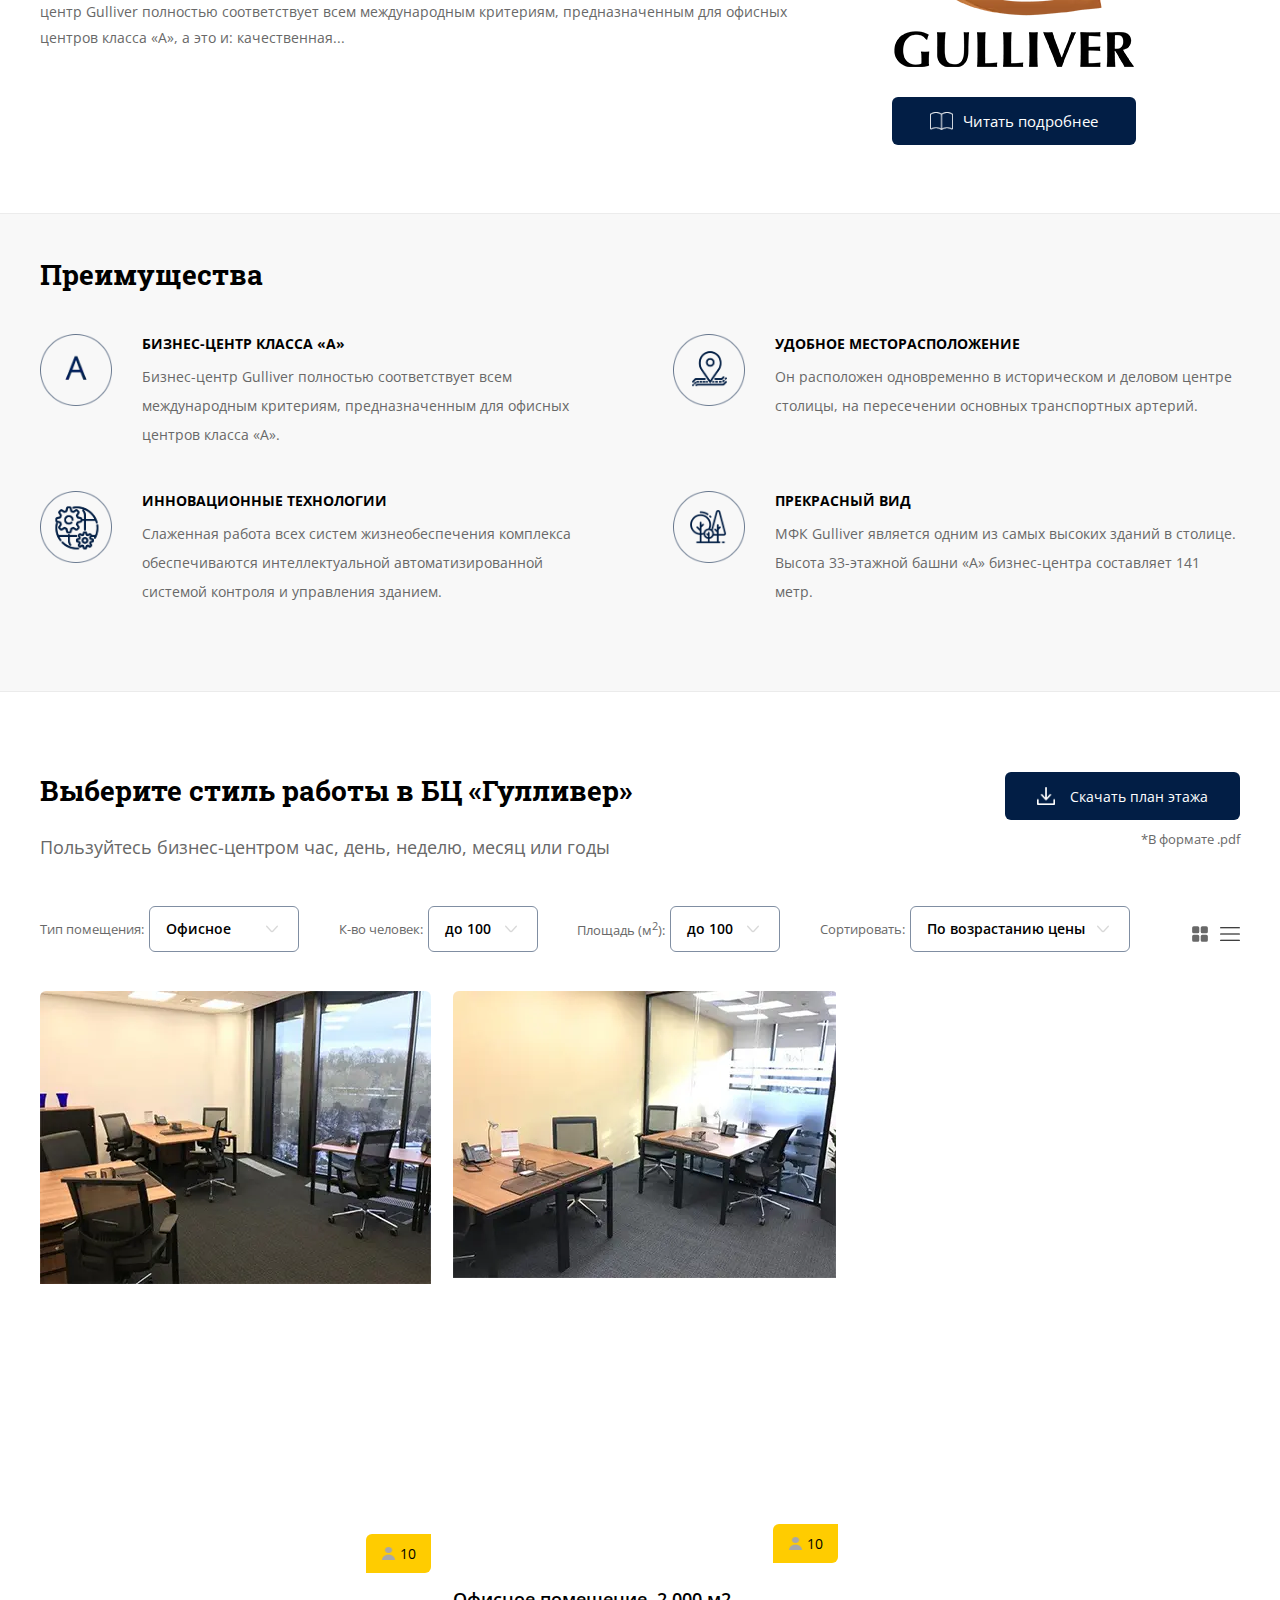
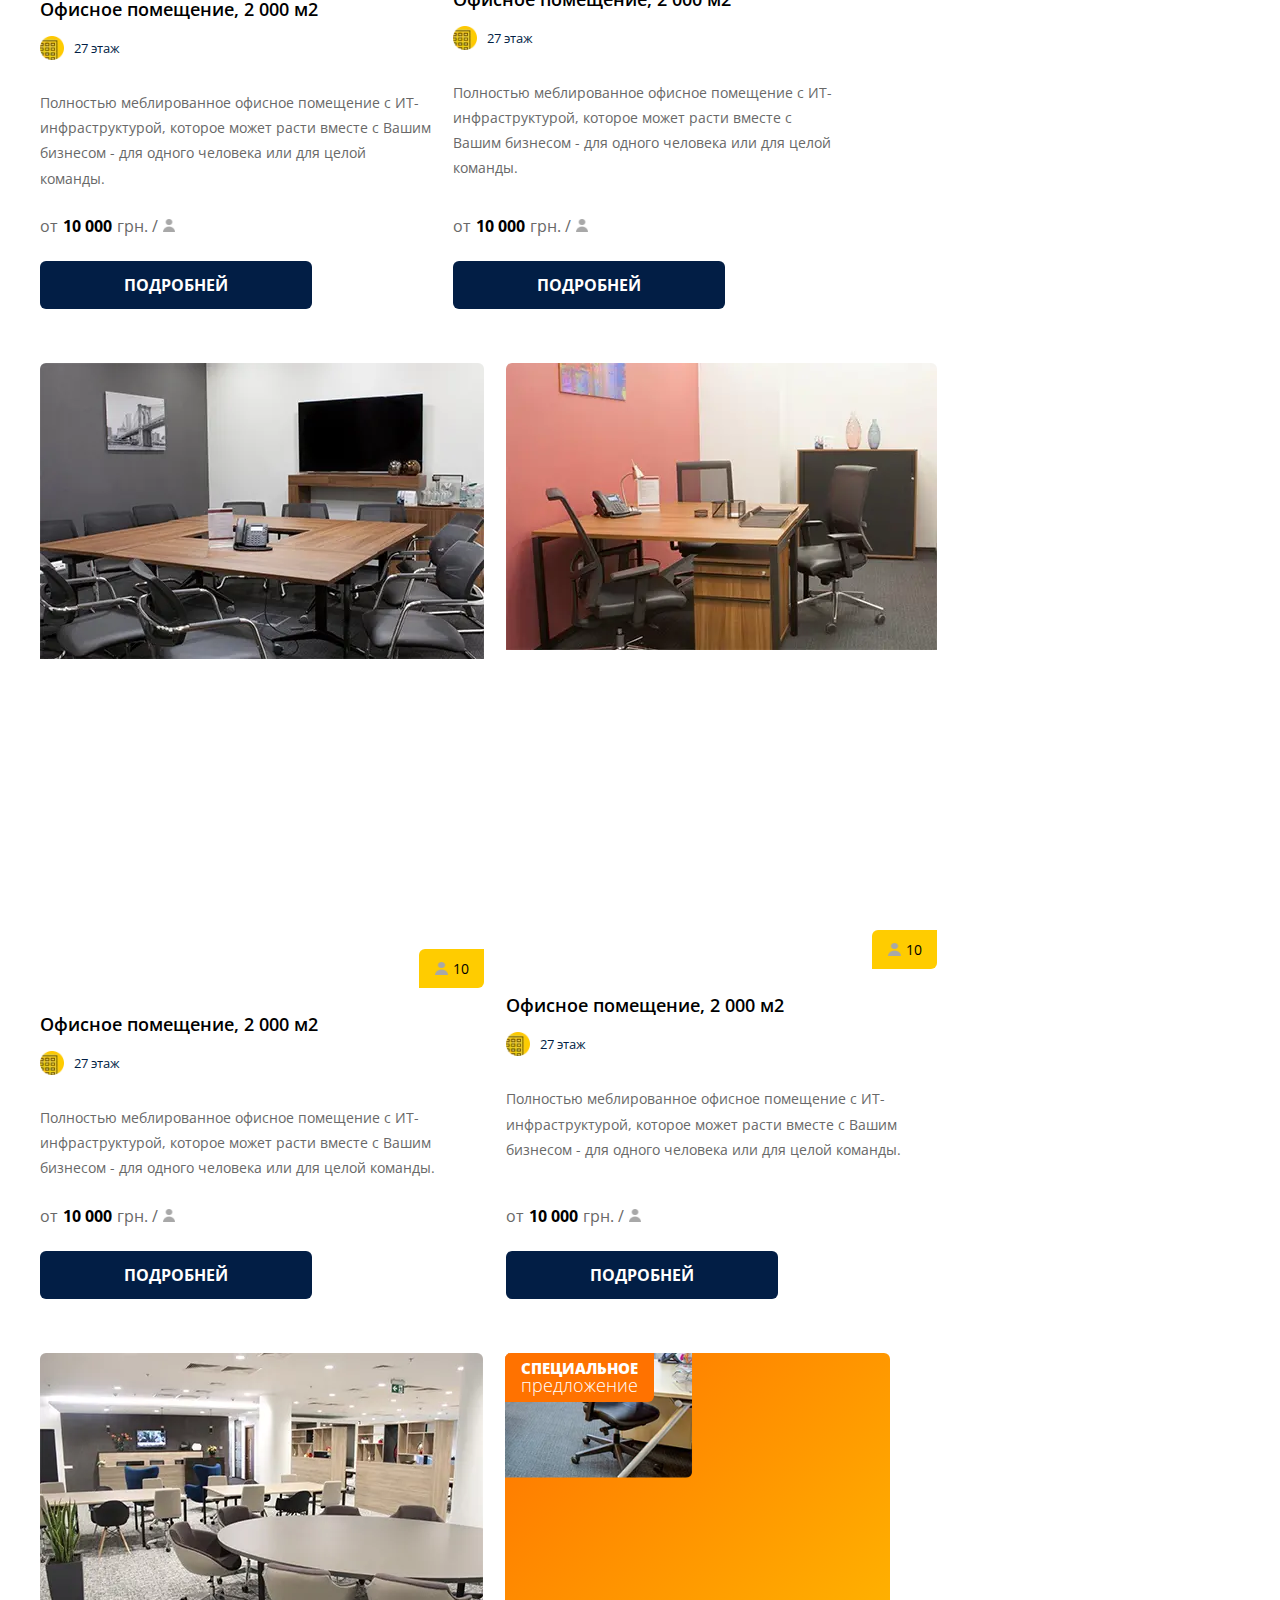
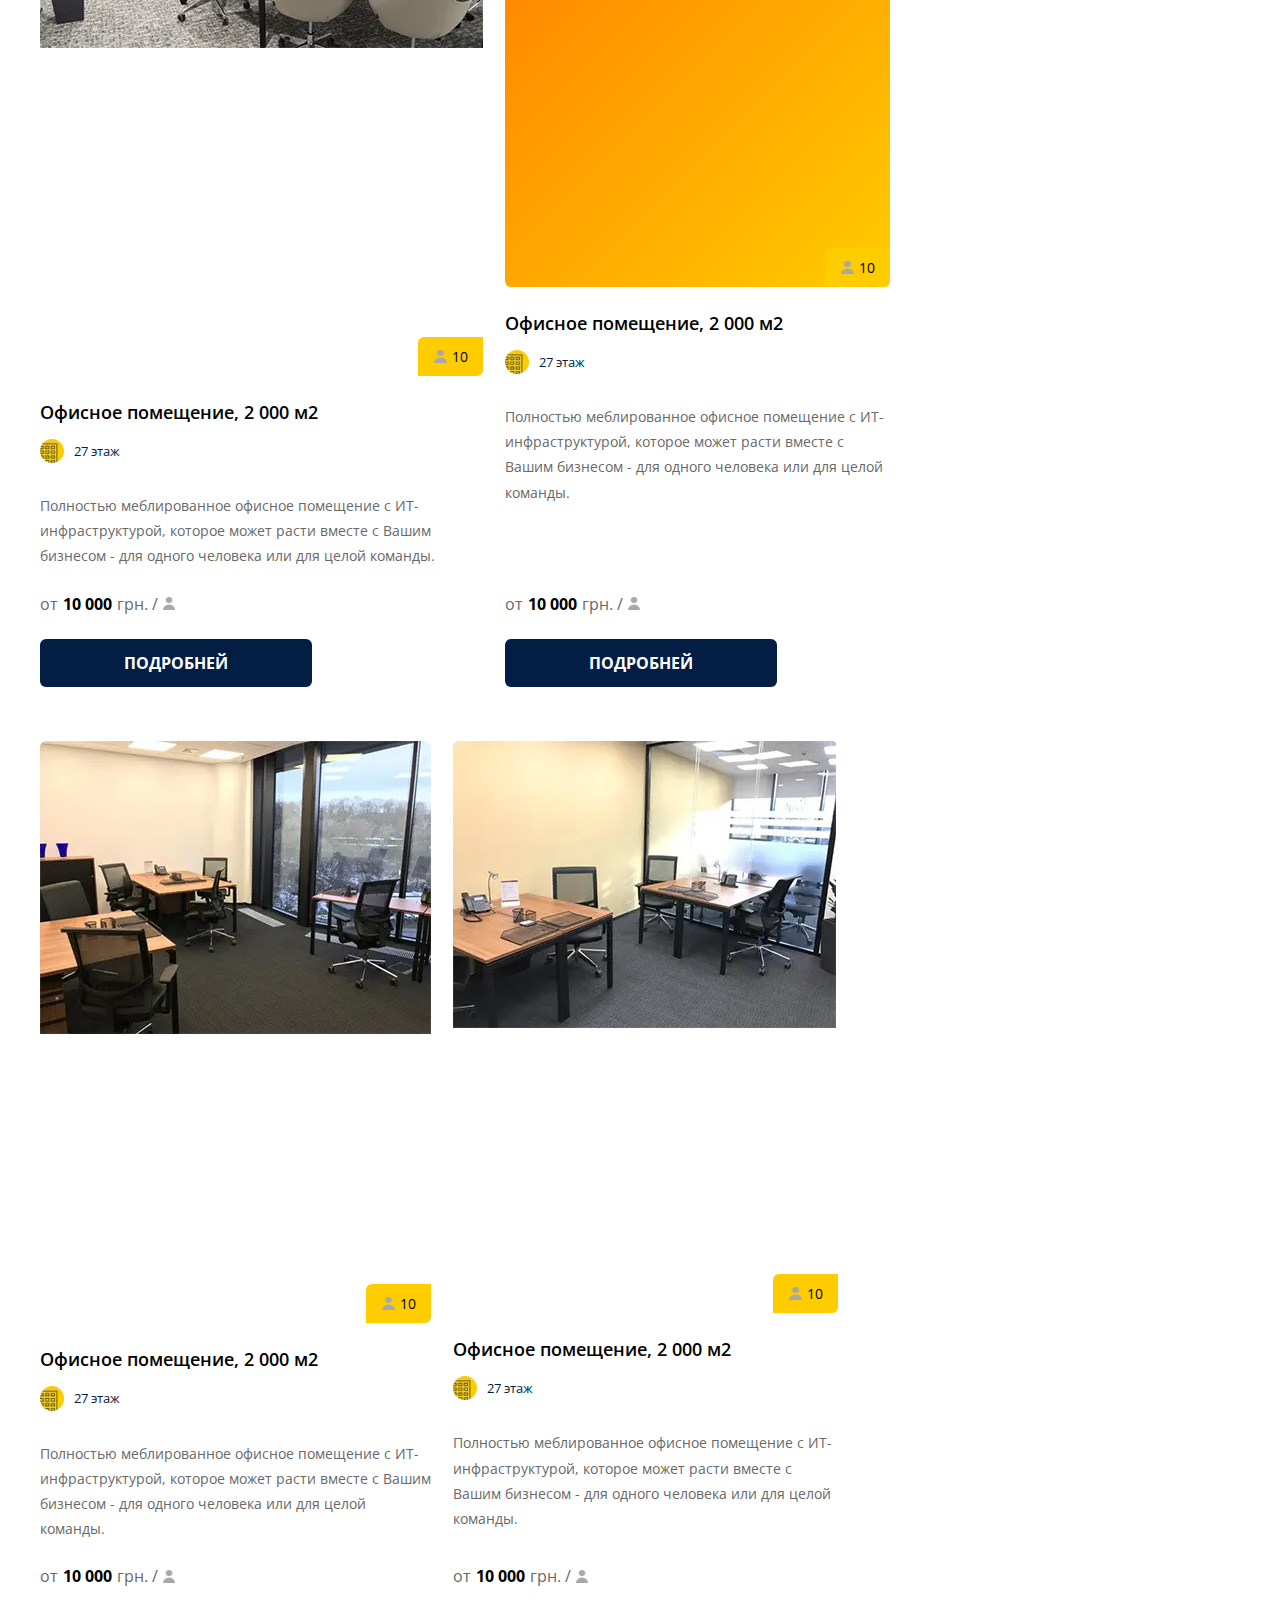
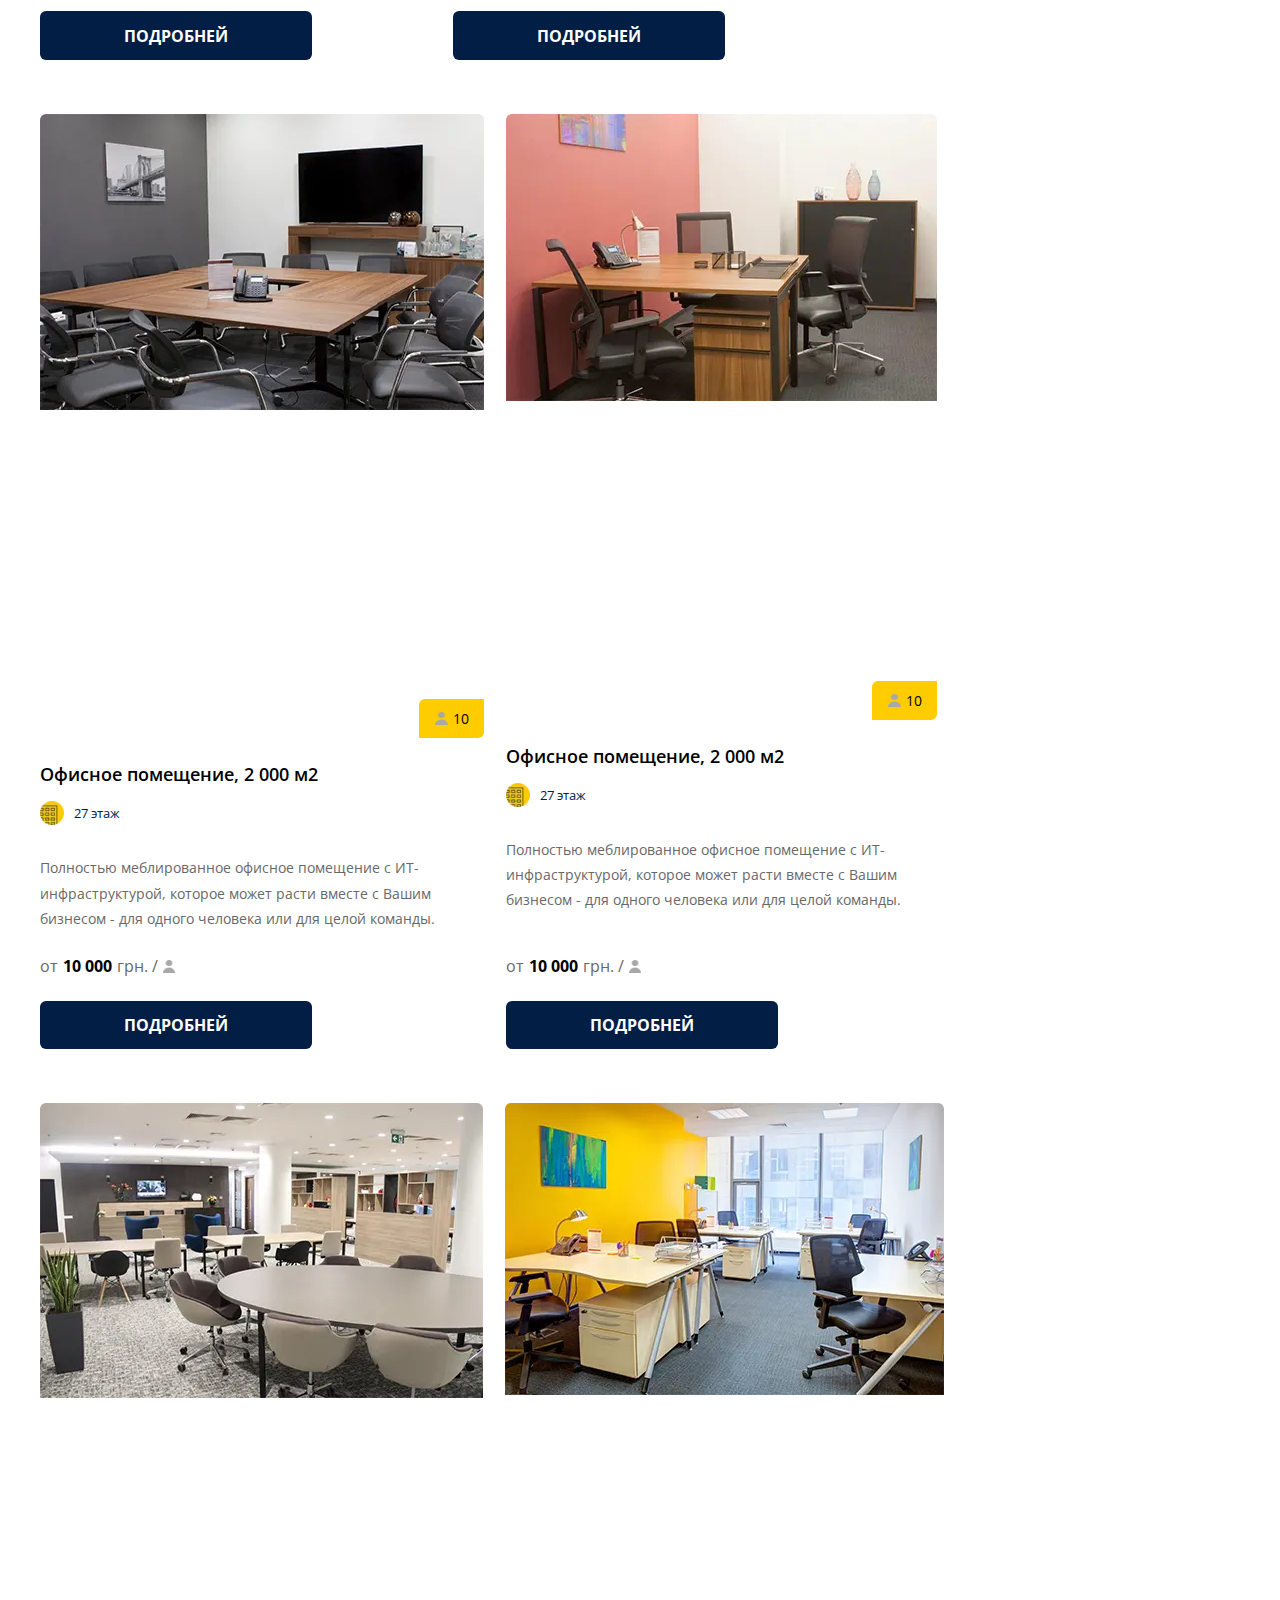
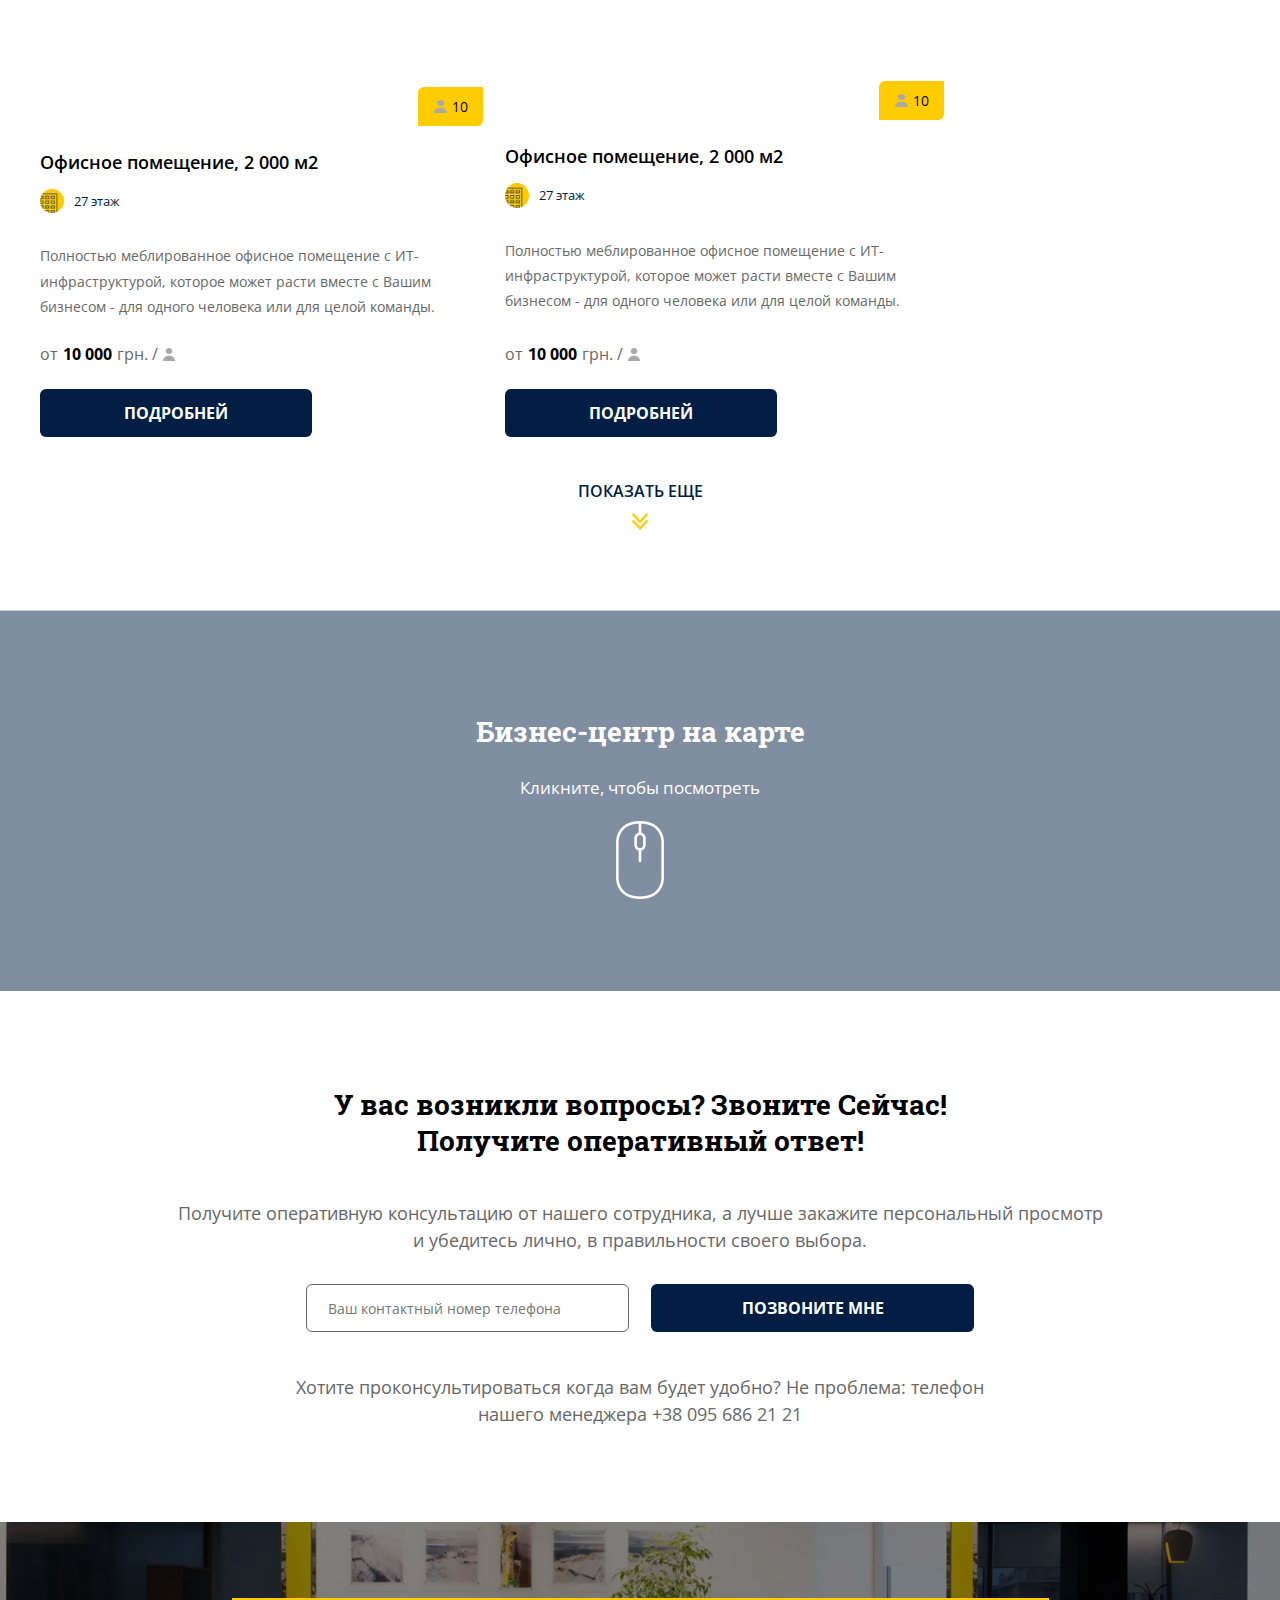
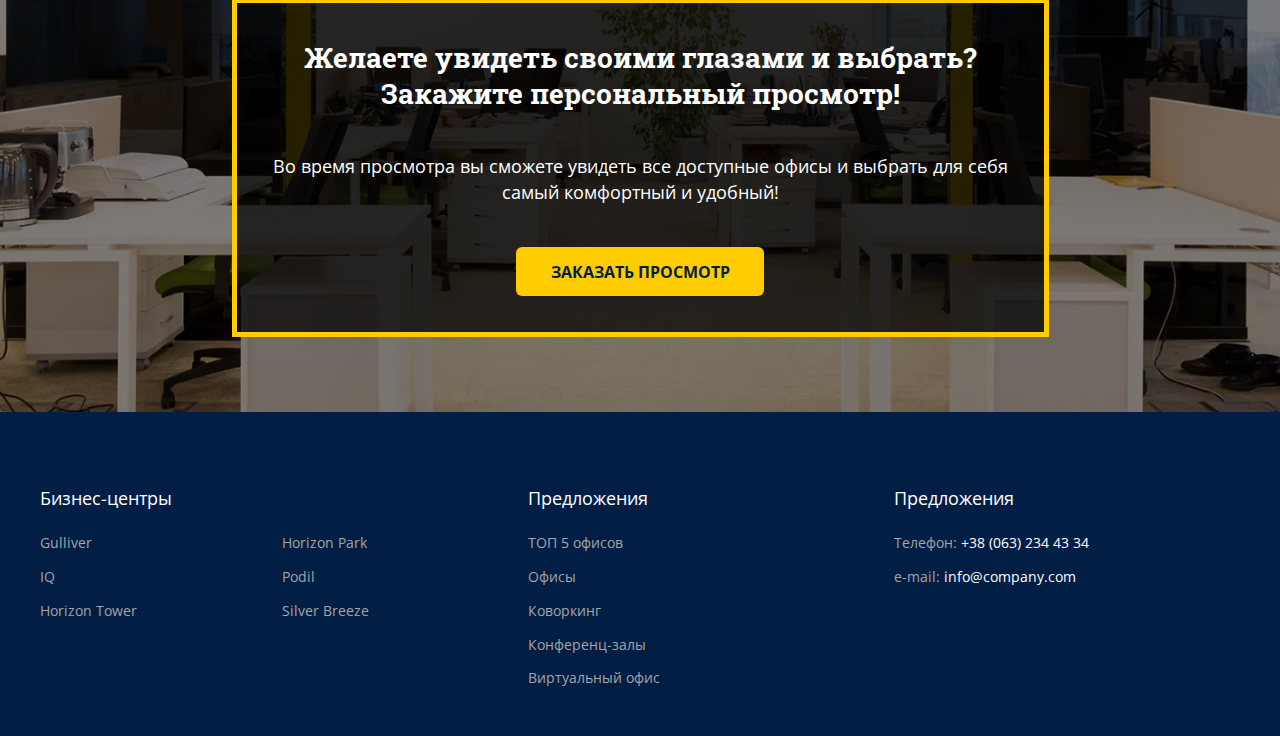
<file: center.html>
<!DOCTYPE html>
<html>

<head>
    <title>OfficeStar</title>
    <meta charset="UTF-8">
    <link rel="stylesheet" href="css/style.min.css?_v=20230418224024">
    <meta name="viewport" content="width=device-width, initial-scale=1.0, user-scalable=no">
</head>

<body>
    <div class="wrapper">
        <header class="header">
    <div class="header__container container">
        <div class="header__body">

            <div class="header__image">
                <a href="./" class="header__logo">
                    <picture><source srcset="img/Logo.webp" type="image/webp"><img src="img/Logo.png" alt="Logo"></picture>
                </a>
            </div>

            <div class="header__menu menu">
                <nav class="menu__body">
                    <ul class="menu__list">
                        <li class="menu__item">
                            <a href="centers.html" class="menu__link">Бизнес-центры</a>
                            <ul class="menu__sub-list">
                                <button class="menu__back" type="button">
                                    <svg>
                                        <use xlink: href="img/icons/icons.svg#back"></use>
                                    </svg>
                                </button>
                                <li class="menu__sub-item">
                                    <a href="#" class="menu__sub-link">
                                        <picture><source srcset="img/icons/center-icon.webp" type="image/webp"><img src="img/icons/center-icon.png" alt="Icon"></picture>
                                        IQ Business Center
                                    </a>
                                </li>
                                <li class="menu__sub-item">
                                    <a href="#" class="menu__sub-link">
                                        <picture><source srcset="img/icons/center-icon.webp" type="image/webp"><img src="img/icons/center-icon.png" alt="Icon"></picture>
                                        Horizon Tower
                                    </a>
                                </li>
                                <li class="menu__sub-item">
                                    <a href="#" class="menu__sub-link">
                                        <picture><source srcset="img/icons/center-icon.webp" type="image/webp"><img src="img/icons/center-icon.png" alt="Icon"></picture>
                                        Podil
                                    </a>
                                </li>
                                <li class="menu__sub-item">
                                    <a href="center.html" class="menu__sub-link">
                                        <picture><source srcset="img/icons/center-icon.webp" type="image/webp"><img src="img/icons/center-icon.png" alt="Icon"></picture>
                                        Gulliver
                                    </a>
                                </li>
                                <li class="menu__sub-item">
                                    <a href="#" class="menu__sub-link">
                                        <picture><source srcset="img/icons/center-icon.webp" type="image/webp"><img src="img/icons/center-icon.png" alt="Icon"></picture>
                                        Horizon Park
                                    </a>
                                </li>
                                <li class="menu__sub-item">
                                    <a href="#" class="menu__sub-link menu__sub-link_soon">
                                        <span>скоро</span>
                                        SilverBreeze
                                    </a>
                                </li>
                            </ul>
                        </li>
                        <li class="menu__item"><a href="offices.html" class="menu__link">Офисы</a></li>
                        <li class="menu__item"><a href="coworking.html" class="menu__link">Коворкинг</a></li>
                        <li class="menu__item"><a href="conference.html" class="menu__link">Конференц-залы</a></li>
                        <li class="menu__item"><a href="online.html" class="menu__link">Виртуальный офис</a></li>
                        <li class="menu__item"><a href="contacts.html" class="menu__link">Контакты</a></li>
                    </ul>
                </nav>
            </div>

            <div class="header__phones phones">
                <div class="phones__icon">
                    <picture><source srcset="img/icons/phone.webp" type="image/webp"><img src="img/icons/phone.png" alt="Phone"></picture>
                </div>
                <button class="phones__btn" type="button">
                    <picture><source srcset="img/icons/arrow-down.webp" type="image/webp"><img src="img/icons/arrow-down.png" alt=""></picture>
                </button>
                <div class="phones__body">
                    <ul class="phones__list">
                        <li class="phones__item">
                            <a href="tel:+380952068521" class="phones__link">+38 095 20 685 21</a>
                            <ul class="phones__sublist">
                                <li class="phones__subitem">
                                    <a href="tel:+380672068521" class="phones__link">+38 067 20 685 21</a>
                                </li>
                                <li class="phones__subitem">
                                    <a href="tel:+380632068521" class="phones__link">+38 063 20 685 21</a>
                                </li>
                            </ul>
                        </li>
                    </ul>
                </div>
            </div>

            <div class="header__lang lang">
                <div class="lang__select select-box">
                    <div class="options-container">
                        <div class="option">
                            <input type="radio" class="radio" id="ua" name="lang">
                            <label for="for id ua">
                                <svg>
                                    <use xlink: href="img/icons/icons.svg#ua"></use>
                                </svg>
                            </label>
                        </div>
                        <div class="option">
                            <input type="radio" class="radio" id="us" name="lang">
                            <label for="for id us">
                                <svg>
                                    <use xlink: href="img/icons/icons.svg#us"></use>
                                </svg>
                            </label>
                        </div>
                        <div class="option">
                            <input type="radio" class="radio" id="ru" name="lang">
                            <label for="for id ru">
                                <svg>
                                    <use xlink: href="img/icons/icons.svg#ru"></use>
                                </svg>
                            </label>
                        </div>
                    </div>
                    <div class="selected">
                        <svg>
                            <use xlink: href="img/icons/icons.svg#ua"></use>
                        </svg>
                    </div>
                </div>
            </div>

            <div class="menu__icon">
                <span></span>
            </div>

        </div>
    </div>
</header>

        <div class="page">
            <div class="page__center center">
                <section class="center__main main-center">
                    <div class="main-center__bg">
                        <picture><source srcset="img/Gulliver/bg.webp" type="image/webp"><img src="img/Gulliver/bg.jpg" alt="Background"></picture>
                    </div>
                    <div class="main-center__container container">
                        <div class="main-center__body">
                            <h1 class="main-center__title">
                                <span>Бизнес-центр</span>
                                Gulliver
                            </h1>
                            <div class="main-center__contacts">
                                <div class="main-center__icon">
                                    <picture><source srcset="img/Gulliver/icons/location.webp" type="image/webp"><img src="img/Gulliver/icons/location.png" alt="Icon"></picture>
                                </div>
                                <div class="main-center__info">
                                    <div class="main-center__address">17 этаж, ул. Спортивная площадь 1а, г. Киев</div>
                                    <div class="main-center__district">Печерский район</div>
                                </div>
                            </div>
                            <div class="main-center__see see">
                                <div class="see__title">Посмотреть</div>
                                <div class="see__items">
                                    <div class="see__item">
                                        <div class="see__icon">
                                            <picture><source srcset="img/Gulliver/icons/desk.webp" type="image/webp"><img src="img/Gulliver/icons/desk.png" alt="Icon"></picture>
                                        </div>
                                        <div class="see__info">
                                            <a href="offices.html" class="see__name">Офисы</a>
                                            <div class="see__desc">от 25 до 1 000 м2</div>
                                        </div>
                                    </div>
                                    <div class="see__item">
                                        <div class="see__icon">
                                            <picture><source srcset="img/Gulliver/icons/cinema.webp" type="image/webp"><img src="img/Gulliver/icons/cinema.png" alt="Icon"></picture>
                                        </div>
                                        <div class="see__info">
                                            <a href="conference.html" class="see__name">Конференц-залы</a>
                                            <div class="see__desc">от 25 до 1 000 м2</div>
                                        </div>
                                    </div>
                                    <div class="see__item">
                                        <div class="see__icon">
                                            <picture><source srcset="img/Gulliver/icons/conference.webp" type="image/webp"><img src="img/Gulliver/icons/conference.png" alt="Icon"></picture>
                                        </div>
                                        <div class="see__info">
                                            <a href="coworking.html" class="see__name">Коворкинг</a>
                                            <div class="see__desc">от 25 до 1 000 м2</div>
                                        </div>
                                    </div>
                                    <div class="see__item">
                                        <div class="see__icon">
                                            <picture><source srcset="img/Gulliver/icons/videocall.webp" type="image/webp"><img src="img/Gulliver/icons/videocall.png" alt="Icon"></picture>
                                        </div>
                                        <div class="see__info">
                                            <a href="online.html" class="see__name">Виртуальный офис</a>
                                            <div class="see__desc">от 25 до 1 000 м2</div>
                                        </div>
                                    </div>
                                </div>
                            </div>
                        </div>
                    </div>
                </section>
                <section class="center__structure structure">
                    <div class="structure__container container">
                        <div class="structure__body">
                            <h2 class="structure__title title">Инфраструктура бизнес-центра</h2>
                            <div class="structure__intro intro">Наличие большого количества инфраструктуры делает
                                Gulliver не просто бизнес-центром с торгово-развлекательной составляющей, а
                                пространством для жизни и эффективного проведения времени, где все продумано до мелочей.
                            </div>
                            <div class="structure__slider">
                                <div class="structure__wrapper swiper-wrapper">
                                    <div class="structure__item swiper-slide">
                                        <div class="structure__logo">
                                            <picture><source srcset="img/Gulliver/icons/shopping-bag.webp" type="image/webp"><img src="img/Gulliver/icons/shopping-bag.png" alt="Icon"></picture>
                                        </div>
                                        <div class="structure__name">150 магазинов различных профилей</div>
                                    </div>
                                    <div class="structure__item swiper-slide">
                                        <div class="structure__logo">
                                            <picture><source srcset="img/Gulliver/icons/shopping-bag.webp" type="image/webp"><img src="img/Gulliver/icons/shopping-bag.png" alt="Icon"></picture>
                                        </div>
                                        <div class="structure__name">150 магазинов различных профилей</div>
                                    </div>
                                    <div class="structure__item swiper-slide">
                                        <div class="structure__logo">
                                            <picture><source srcset="img/Gulliver/icons/vegetable.webp" type="image/webp"><img src="img/Gulliver/icons/vegetable.png" alt="Icon"></picture>
                                        </div>
                                        <div class="structure__name">Супермаркет</div>
                                    </div>
                                    <div class="structure__item swiper-slide">
                                        <div class="structure__logo">
                                            <picture><source srcset="img/Gulliver/icons/parking.webp" type="image/webp"><img src="img/Gulliver/icons/parking.png" alt="Icon"></picture>
                                        </div>
                                        <div class="structure__name">Вместительный паркинг</div>
                                    </div>
                                    <div class="structure__item swiper-slide">
                                        <div class="structure__logo">
                                            <picture><source srcset="img/Gulliver/icons/hair-treatment.webp" type="image/webp"><img src="img/Gulliver/icons/hair-treatment.png" alt="Icon"></picture>
                                        </div>
                                        <div class="structure__name">Салоны-красоты</div>
                                    </div>
                                    <div class="structure__item swiper-slide">
                                        <div class="structure__logo">
                                            <picture><source srcset="img/Gulliver/icons/cutlery.webp" type="image/webp"><img src="img/Gulliver/icons/cutlery.png" alt="Icon"></picture>
                                        </div>
                                        <div class="structure__name">Более 15 заведений с разнообразной кухней</div>
                                    </div>
                                    <div class="structure__item swiper-slide">
                                        <div class="structure__logo">
                                            <picture><source srcset="img/Gulliver/icons/fitnes.webp" type="image/webp"><img src="img/Gulliver/icons/fitnes.png" alt="Icon"></picture>
                                        </div>
                                        <div class="structure__name">Фитнес-центр SkyFitness</div>
                                    </div>
                                    <div class="structure__item swiper-slide">
                                        <div class="structure__logo">
                                            <picture><source srcset="img/Gulliver/icons/vegetable.webp" type="image/webp"><img src="img/Gulliver/icons/vegetable.png" alt="Icon"></picture>
                                        </div>
                                        <div class="structure__name">Супермаркет</div>
                                    </div>
                                    <div class="structure__item swiper-slide">
                                        <div class="structure__logo">
                                            <picture><source srcset="img/Gulliver/icons/parking.webp" type="image/webp"><img src="img/Gulliver/icons/parking.png" alt="Icon"></picture>
                                        </div>
                                        <div class="structure__name">Вместительный паркинг</div>
                                    </div>
                                </div>
                                <div class="structure__navigation">
                                    <div class="structure__prev">
                                        <picture><source srcset="img/icons/nav-arrow.webp" type="image/webp"><img src="img/icons/nav-arrow.png" alt="Icon"></picture>
                                    </div>
                                    <div class="structure__next">
                                        <picture><source srcset="img/icons/nav-arrow.webp" type="image/webp"><img src="img/icons/nav-arrow.png" alt="Icon"></picture>
                                    </div>
                                </div>
                            </div>
                        </div>
                    </div>
                </section>
                <section class="center__about about">
                    <div class="about__container container">
                        <h2 class="about__title">О бизнес-центре</h2>
                        <div class="about__body">
                            <div class="about__info" data-last="btn, before">
                                <div class="about__desc">
                                    <span class="bold">Многофункциональный комплекс (МФК) Gulliver</span> — единственный
                                    объект на рынке
                                    торгово-офисной недвижимости Киева, имеющий настолько удачное местоположение. Он
                                    расположен одновременно в историческом и деловом центре столицы, на пересечении
                                    основных транспортных артерий, в непосредственной близости от ключевых станций метро
                                    и остановок общественного транспорта. Бизнес-центр Gulliver полностью соответствует
                                    всем международным критериям, предназначенным для офисных центров класса «А», а это
                                    и: качественная...
                                </div>
                            </div>
                            <div class="about__logo" data-first="btn, append">
                                <picture><source srcset="img/Gulliver/logo.webp" type="image/webp"><img src="img/Gulliver/logo.png" alt="Logo"></picture>
                                <a href="#" class="about__btn" data-move="btn, 768" data-target="rooms">
                                    <picture><source srcset="img/icons/read-more.webp" type="image/webp"><img src="img/icons/read-more.png" alt="Icon"></picture>
                                    <span>Читать подробнее</span>
                                </a>
                            </div>
                        </div>
                    </div>
                </section>
                <section class="center__plus plus">
                    <div class="plus__container container">
                        <div class="plus__body">
                            <h2 class="plus__title title">Преимущества</h2>
                            <div class="plus__items">
                                <div class="plus__item">
                                    <div class="plus__icon">
                                        <picture><source srcset="img/Gulliver/icons/A.webp" type="image/webp"><img src="img/Gulliver/icons/A.png" alt="Icon"></picture>
                                    </div>
                                    <div class="plus__info">
                                        <div class="plus__name">
                                            Бизнес-центр класса «А»
                                        </div>
                                        <div class="plus__desc">
                                            Бизнес-центр Gulliver полностью соответствует всем международным критериям,
                                            предназначенным для офисных центров класса «А».
                                        </div>
                                    </div>
                                </div>
                                <div class="plus__item">
                                    <div class="plus__icon">
                                        <picture><source srcset="img/Gulliver/icons/placeholder.webp" type="image/webp"><img src="img/Gulliver/icons/placeholder.png" alt="Icon"></picture>
                                    </div>
                                    <div class="plus__info">
                                        <div class="plus__name">
                                            Удобное месторасположение
                                        </div>
                                        <div class="plus__desc">
                                            Он расположен одновременно в историческом и деловом центре столицы, на
                                            пересечении основных транспортных артерий.
                                        </div>
                                    </div>
                                </div>
                                <div class="plus__item">
                                    <div class="plus__icon">
                                        <picture><source srcset="img/Gulliver/icons/gears.webp" type="image/webp"><img src="img/Gulliver/icons/gears.png" alt="Icon"></picture>
                                    </div>
                                    <div class="plus__info">
                                        <div class="plus__name">
                                            Инновационные технологии
                                        </div>
                                        <div class="plus__desc">
                                            Слаженная работа всех систем жизнеобеспечения комплекса обеспечиваются
                                            интеллектуальной автоматизированной системой контроля и управления зданием.
                                        </div>
                                    </div>
                                </div>
                                <div class="plus__item">
                                    <div class="plus__icon">
                                        <picture><source srcset="img/Gulliver/icons/forest.webp" type="image/webp"><img src="img/Gulliver/icons/forest.png" alt="Icon"></picture>
                                    </div>
                                    <div class="plus__info">
                                        <div class="plus__name">
                                            Прекрасный вид
                                        </div>
                                        <div class="plus__desc">
                                            МФК Gulliver является одним из самых высоких зданий в столице. Высота
                                            33-этажной башни «А» бизнес-центра составляет 141 метр.
                                        </div>
                                    </div>
                                </div>
                            </div>
                        </div>
                    </div>
                </section>
                <section class="center__rooms rooms">
                    <div class="rooms__container container">
                        <div class="rooms__body">
                            <div class="rooms__header">
                                <div class="rooms__left">
                                    <h2 class="rooms__title title">Выберите стиль работы в БЦ «Гулливер»</h2>
                                    <div class="rooms__intro intro">
                                        Пользуйтесь бизнес-центром час, день, неделю, месяц или годы
                                    </div>
                                </div>
                                <div class="rooms__right">
                                    <a href="#" class="rooms__download btn_blue">
                                        <picture><source srcset="img/Gulliver/icons/download.webp" type="image/webp"><img src="img/Gulliver/icons/download.png" alt="Icon"></picture>
                                        Скачать план этажа
                                    </a>
                                    <div class="rooms__note">
                                        *В формате .pdf
                                    </div>
                                </div>
                            </div>
                            <div class="rooms__filter filter">
                                <div class="filter__items">
                                    <div class="filter__item">
                                        <div class="filter__name">Тип помещения:</div>
                                        <div class="filter__select select-box">
                                            <div class="filter__options options-container">
                                                <div class="filter__option option">
                                                    <input type="radio" class="filter__radio radio" id="office"
                                                        name="center">
                                                    <label for="for office">Офисное</label>
                                                </div>
                                                <div class="filter__option option">
                                                    <input type="radio" class="filter__radio radio" id="conference"
                                                        name="center">
                                                    <label for="for conference">Конференц-зал</label>
                                                </div>
                                                <div class="filter__option option">
                                                    <input type="radio" class="filter__radio radio" id="coworking"
                                                        name="center">
                                                    <label for="for coworking">Коворкинг</label>
                                                </div>
                                            </div>
                                            <div class="filter__selected selected">
                                                Офисное
                                            </div>
                                        </div>
                                    </div>
                                    <div class="filter__item">
                                        <div class="filter__name">К-во человек:</div>
                                        <div class="filter__select select-box">
                                            <div class="filter__options options-container">
                                                <div class="filter__option option">
                                                    <input type="radio" class="filter__radio radio" id="people-one"
                                                        name="center">
                                                    <label for="for people-one">до 100</label>
                                                </div>
                                                <div class="filter__option option">
                                                    <input type="radio" class="filter__radio radio" id="people-two"
                                                        name="center">
                                                    <label for="for people-two">до 200</label>
                                                </div>
                                                <div class="filter__option option">
                                                    <input type="radio" class="filter__radio radio" id="people-three"
                                                        name="center">
                                                    <label for="for people-three">до 300</label>
                                                </div>
                                                <div class="filter__option option">
                                                    <input type="radio" class="filter__radio radio" id="people-five"
                                                        name="center">
                                                    <label for="for people-five">до 500</label>
                                                </div>
                                            </div>
                                            <div class="filter__selected selected">
                                                до 100
                                            </div>
                                        </div>
                                    </div>
                                    <div class="filter__item">
                                        <div class="filter__name">Площадь (м<sup>2</sup>):</div>
                                        <div class="filter__select select-box">
                                            <div class="filter__options options-container">
                                                <div class="filter__option option">
                                                    <input type="radio" class="filter__radio radio" id="space-one"
                                                        name="center">
                                                    <label for="for space-one">до 100</label>
                                                </div>
                                                <div class="filter__option option">
                                                    <input type="radio" class="filter__radio radio" id="space-two"
                                                        name="center">
                                                    <label for="for space-one">до 200</label>
                                                </div>
                                                <div class="filter__option option">
                                                    <input type="radio" class="filter__radio radio" id="space-three"
                                                        name="center">
                                                    <label for="for space-three">до 300</label>
                                                </div>
                                                <div class="filter__option option">
                                                    <input type="radio" class="filter__radio radio" id="space-five"
                                                        name="center">
                                                    <label for="for space-five">до 500</label>
                                                </div>
                                            </div>
                                            <div class="filter__selected selected">
                                                до 100
                                            </div>
                                        </div>
                                    </div>
                                    <div class="filter__item">
                                        <div class="filter__name">Сортировать:</div>
                                        <div class="filter__select select-box">
                                            <div class="filter__options options-container">
                                                <div class="filter__option option">
                                                    <input type="radio" class="filter__radio radio" id="price-up"
                                                        name="center">
                                                    <label for="for price-up">По возрастанию цены</label>
                                                </div>
                                                <div class="filter__option option">
                                                    <input type="radio" class="filter__radio radio" id="price-down"
                                                        name="center">
                                                    <label for="for price-down">По убыванию цены</label>
                                                </div>
                                            </div>
                                            <div class="filter__selected selected">
                                                По возрастанию цены
                                            </div>
                                        </div>
                                    </div>
                                </div>
                                <div class="filter__btns">
                                    <button class="filter__btn filter__btn_grid active" type="button">
                                        <svg>
                                            <use xlink: href="img/icons/icons.svg#grid"></use>
                                        </svg>
                                    </button>
                                    <button class="filter__btn filter__btn_list" type="button">
                                        <svg>
                                            <use xlink: href="img/icons/icons.svg#list"></use>
                                        </svg>
                                    </button>
                                </div>
                            </div>
                            <div class="rooms__items">
                                <div class="rooms__item">
                                    <div class="rooms__part rooms__part_one">
                                        <div class="rooms__image">
                                            <picture><source srcset="img/offices/rooms/room1.webp" type="image/webp"><img src="img/offices/rooms/room1.jpg" alt="Room"></picture>
                                            <div class="rooms__people">
                                                <picture><source srcset="img/icons/user.webp" type="image/webp"><img src="img/icons/user.png" alt="Icon"></picture>
                                                <span>10</span>
                                            </div>
                                        </div>
                                        <div class="rooms__contacts">
                                            <h3 class="rooms__name">Офисное помещение, 2 000 м2</h3>
                                            <div class="rooms__address">г. Киев, Спортивная пл., 1a</div>
                                            <div class="rooms__district">Печерский район</div>
                                        </div>
                                    </div>
                                    <div class="rooms__part rooms__part_two">
                                        <div class="rooms__features">
                                            <div class="rooms__feature">
                                                <div class="rooms__icon">
                                                    <picture><source srcset="img/icons/building.webp" type="image/webp"><img src="img/icons/building.png" alt="Icon"></picture>
                                                </div>
                                                <div class="rooms__property">27 этаж</div>
                                            </div>
                                            <div class="rooms__feature">
                                                <div class="rooms__icon">
                                                    <picture><source srcset="img/icons/resize.webp" type="image/webp"><img src="img/icons/resize.png" alt="Icon"></picture>
                                                </div>
                                                <div class="rooms__property">2000 м<sup>2</sup></div>
                                            </div>
                                            <div class="rooms__feature">
                                                <div class="rooms__icon">
                                                    <picture><source srcset="img/icons/wifi.webp" type="image/webp"><img src="img/icons/wifi.png" alt="Icon"></picture>
                                                </div>
                                                <div class="rooms__property">Wi-fi</div>
                                            </div>
                                            <div class="rooms__feature">
                                                <div class="rooms__icon">
                                                    <picture><source srcset="img/icons/Forma.webp" type="image/webp"><img src="img/icons/Forma.png" alt="Icon"></picture>
                                                </div>
                                                <div class="rooms__property">Тип: офис</div>
                                            </div>
                                        </div>
                                        <div class="rooms__desc">
                                            Полностью меблированное офисное помещение с ИТ-инфраструктурой, которое
                                            может
                                            расти вместе с Вашим бизнесом - для одного человека или для целой команды.
                                        </div>
                                        <div class="rooms__price">
                                            от <span>10 000</span> грн. /
                                            <picture><source srcset="img/icons/user.webp" type="image/webp"><img src="img/icons/user.png" alt="Icon"></picture>
                                        </div>
                                        <a href="office.html" class="rooms__btn btn_blue">Подробней</a>
                                    </div>
                                </div>
                                <div class="rooms__item">
                                    <div class="rooms__part rooms__part_one">
                                        <div class="rooms__image">
                                            <picture><source srcset="img/offices/rooms/room2.webp" type="image/webp"><img src="img/offices/rooms/room2.jpg" alt="Room"></picture>
                                            <div class="rooms__people">
                                                <picture><source srcset="img/icons/user.webp" type="image/webp"><img src="img/icons/user.png" alt="Icon"></picture>
                                                <span>10</span>
                                            </div>
                                        </div>
                                        <div class="rooms__contacts">
                                            <h3 class="rooms__name">Офисное помещение, 2 000 м2</h3>
                                            <div class="rooms__address">г. Киев, Спортивная пл., 1a</div>
                                            <div class="rooms__district">Печерский район</div>
                                        </div>
                                    </div>
                                    <div class="rooms__part rooms__part_two">
                                        <div class="rooms__features">
                                            <div class="rooms__feature">
                                                <div class="rooms__icon">
                                                    <picture><source srcset="img/icons/building.webp" type="image/webp"><img src="img/icons/building.png" alt="Icon"></picture>
                                                </div>
                                                <div class="rooms__property">27 этаж</div>
                                            </div>
                                            <div class="rooms__feature">
                                                <div class="rooms__icon">
                                                    <picture><source srcset="img/icons/resize.webp" type="image/webp"><img src="img/icons/resize.png" alt="Icon"></picture>
                                                </div>
                                                <div class="rooms__property">2000 м<sup>2</sup></div>
                                            </div>
                                            <div class="rooms__feature">
                                                <div class="rooms__icon">
                                                    <picture><source srcset="img/icons/wifi.webp" type="image/webp"><img src="img/icons/wifi.png" alt="Icon"></picture>
                                                </div>
                                                <div class="rooms__property">Wi-fi</div>
                                            </div>
                                            <div class="rooms__feature">
                                                <div class="rooms__icon">
                                                    <picture><source srcset="img/icons/Forma.webp" type="image/webp"><img src="img/icons/Forma.png" alt="Icon"></picture>
                                                </div>
                                                <div class="rooms__property">Тип: офис</div>
                                            </div>
                                        </div>
                                        <div class="rooms__desc">
                                            Полностью меблированное офисное помещение с ИТ-инфраструктурой, которое
                                            может
                                            расти вместе с Вашим бизнесом - для одного человека или для целой команды.
                                        </div>
                                        <div class="rooms__price">
                                            от <span>10 000</span> грн. /
                                            <picture><source srcset="img/icons/user.webp" type="image/webp"><img src="img/icons/user.png" alt="Icon"></picture>
                                        </div>
                                        <a href="#" class="rooms__btn btn_blue">Подробней</a>
                                    </div>
                                </div>
                                <div class="rooms__item">
                                    <div class="rooms__part rooms__part_one">
                                        <div class="rooms__image">
                                            <picture><source srcset="img/offices/rooms/room3.webp" type="image/webp"><img src="img/offices/rooms/room3.jpg" alt="Room"></picture>
                                            <div class="rooms__people">
                                                <picture><source srcset="img/icons/user.webp" type="image/webp"><img src="img/icons/user.png" alt="Icon"></picture>
                                                <span>10</span>
                                            </div>
                                        </div>
                                        <div class="rooms__contacts">
                                            <h3 class="rooms__name">Офисное помещение, 2 000 м2</h3>
                                            <div class="rooms__address">г. Киев, Спортивная пл., 1a</div>
                                            <div class="rooms__district">Печерский район</div>
                                        </div>
                                    </div>
                                    <div class="rooms__part rooms__part_two">
                                        <div class="rooms__features">
                                            <div class="rooms__feature">
                                                <div class="rooms__icon">
                                                    <picture><source srcset="img/icons/building.webp" type="image/webp"><img src="img/icons/building.png" alt="Icon"></picture>
                                                </div>
                                                <div class="rooms__property">27 этаж</div>
                                            </div>
                                            <div class="rooms__feature">
                                                <div class="rooms__icon">
                                                    <picture><source srcset="img/icons/resize.webp" type="image/webp"><img src="img/icons/resize.png" alt="Icon"></picture>
                                                </div>
                                                <div class="rooms__property">2000 м<sup>2</sup></div>
                                            </div>
                                            <div class="rooms__feature">
                                                <div class="rooms__icon">
                                                    <picture><source srcset="img/icons/wifi.webp" type="image/webp"><img src="img/icons/wifi.png" alt="Icon"></picture>
                                                </div>
                                                <div class="rooms__property">Wi-fi</div>
                                            </div>
                                            <div class="rooms__feature">
                                                <div class="rooms__icon">
                                                    <picture><source srcset="img/icons/Forma.webp" type="image/webp"><img src="img/icons/Forma.png" alt="Icon"></picture>
                                                </div>
                                                <div class="rooms__property">Тип: офис</div>
                                            </div>
                                        </div>
                                        <div class="rooms__desc">
                                            Полностью меблированное офисное помещение с ИТ-инфраструктурой, которое
                                            может
                                            расти вместе с Вашим бизнесом - для одного человека или для целой команды.
                                        </div>
                                        <div class="rooms__price">
                                            от <span>10 000</span> грн. /
                                            <picture><source srcset="img/icons/user.webp" type="image/webp"><img src="img/icons/user.png" alt="Icon"></picture>
                                        </div>
                                        <a href="#" class="rooms__btn btn_blue">Подробней</a>
                                    </div>
                                </div>
                                <div class="rooms__item">
                                    <div class="rooms__part rooms__part_one">
                                        <div class="rooms__image">
                                            <picture><source srcset="img/offices/rooms/room4.webp" type="image/webp"><img src="img/offices/rooms/room4.jpg" alt="Room"></picture>
                                            <div class="rooms__people">
                                                <picture><source srcset="img/icons/user.webp" type="image/webp"><img src="img/icons/user.png" alt="Icon"></picture>
                                                <span>10</span>
                                            </div>
                                        </div>
                                        <div class="rooms__contacts">
                                            <h3 class="rooms__name">Офисное помещение, 2 000 м2</h3>
                                            <div class="rooms__address">г. Киев, Спортивная пл., 1a</div>
                                            <div class="rooms__district">Печерский район</div>
                                        </div>
                                    </div>
                                    <div class="rooms__part rooms__part_two">
                                        <div class="rooms__features">
                                            <div class="rooms__feature">
                                                <div class="rooms__icon">
                                                    <picture><source srcset="img/icons/building.webp" type="image/webp"><img src="img/icons/building.png" alt="Icon"></picture>
                                                </div>
                                                <div class="rooms__property">27 этаж</div>
                                            </div>
                                            <div class="rooms__feature">
                                                <div class="rooms__icon">
                                                    <picture><source srcset="img/icons/building.webp" type="image/webp"><img src="img/icons/building.png" alt="Icon"></picture>
                                                </div>
                                                <div class="rooms__property">27 этаж</div>
                                            </div>
                                            <div class="rooms__feature">
                                                <div class="rooms__icon">
                                                    <picture><source srcset="img/icons/building.webp" type="image/webp"><img src="img/icons/building.png" alt="Icon"></picture>
                                                </div>
                                                <div class="rooms__property">27 этаж</div>
                                            </div>
                                            <div class="rooms__feature">
                                                <div class="rooms__icon">
                                                    <picture><source srcset="img/icons/building.webp" type="image/webp"><img src="img/icons/building.png" alt="Icon"></picture>
                                                </div>
                                                <div class="rooms__property">27 этаж</div>
                                            </div>
                                        </div>
                                        <div class="rooms__desc">
                                            Полностью меблированное офисное помещение с ИТ-инфраструктурой, которое
                                            может
                                            расти вместе с Вашим бизнесом - для одного человека или для целой команды.
                                        </div>
                                        <div class="rooms__price">
                                            от <span>10 000</span> грн. /
                                            <picture><source srcset="img/icons/user.webp" type="image/webp"><img src="img/icons/user.png" alt="Icon"></picture>
                                        </div>
                                        <a href="#" class="rooms__btn btn_blue">Подробней</a>
                                    </div>
                                </div>
                                <div class="rooms__item">
                                    <div class="rooms__part rooms__part_one">
                                        <div class="rooms__image">
                                            <picture><source srcset="img/offices/rooms/room5.webp" type="image/webp"><img src="img/offices/rooms/room5.jpg" alt="Room"></picture>
                                            <div class="rooms__people">
                                                <picture><source srcset="img/icons/user.webp" type="image/webp"><img src="img/icons/user.png" alt="Icon"></picture>
                                                <span>10</span>
                                            </div>
                                        </div>
                                        <div class="rooms__contacts">
                                            <h3 class="rooms__name">Офисное помещение, 2 000 м2</h3>
                                            <div class="rooms__address">г. Киев, Спортивная пл., 1a</div>
                                            <div class="rooms__district">Печерский район</div>
                                        </div>
                                    </div>
                                    <div class="rooms__part rooms__part_two">
                                        <div class="rooms__features">
                                            <div class="rooms__feature">
                                                <div class="rooms__icon">
                                                    <picture><source srcset="img/icons/building.webp" type="image/webp"><img src="img/icons/building.png" alt="Icon"></picture>
                                                </div>
                                                <div class="rooms__property">27 этаж</div>
                                            </div>
                                            <div class="rooms__feature">
                                                <div class="rooms__icon">
                                                    <picture><source srcset="img/icons/building.webp" type="image/webp"><img src="img/icons/building.png" alt="Icon"></picture>
                                                </div>
                                                <div class="rooms__property">27 этаж</div>
                                            </div>
                                            <div class="rooms__feature">
                                                <div class="rooms__icon">
                                                    <picture><source srcset="img/icons/building.webp" type="image/webp"><img src="img/icons/building.png" alt="Icon"></picture>
                                                </div>
                                                <div class="rooms__property">27 этаж</div>
                                            </div>
                                            <div class="rooms__feature">
                                                <div class="rooms__icon">
                                                    <picture><source srcset="img/icons/building.webp" type="image/webp"><img src="img/icons/building.png" alt="Icon"></picture>
                                                </div>
                                                <div class="rooms__property">27 этаж</div>
                                            </div>
                                        </div>
                                        <div class="rooms__desc">
                                            Полностью меблированное офисное помещение с ИТ-инфраструктурой, которое
                                            может
                                            расти вместе с Вашим бизнесом - для одного человека или для целой команды.
                                        </div>
                                        <div class="rooms__price">
                                            от <span>10 000</span> грн. /
                                            <picture><source srcset="img/icons/user.webp" type="image/webp"><img src="img/icons/user.png" alt="Icon"></picture>
                                        </div>
                                        <a href="#" class="rooms__btn btn_blue">Подробней</a>
                                    </div>
                                </div>
                                <div class="rooms__item rooms__item_cpecial">
                                    <div class="rooms__part rooms__part_one">
                                        <div class="rooms__image">
                                            <div class="rooms__special">
                                                <span>Специальное</span>
                                                <span>предложение</span>
                                            </div>
                                            <picture><source srcset="img/offices/rooms/room6.webp" type="image/webp"><img src="img/offices/rooms/room6.jpg" alt="Room"></picture>
                                            <div class="rooms__people">
                                                <picture><source srcset="img/icons/user.webp" type="image/webp"><img src="img/icons/user.png" alt="Icon"></picture>
                                                <span>10</span>
                                            </div>
                                        </div>
                                        <div class="rooms__contacts">
                                            <h3 class="rooms__name">Офисное помещение, 2 000 м2</h3>
                                            <div class="rooms__address">г. Киев, Спортивная пл., 1a</div>
                                            <div class="rooms__district">Печерский район</div>
                                        </div>
                                    </div>
                                    <div class="rooms__part rooms__part_two">
                                        <div class="rooms__features">
                                            <div class="rooms__feature">
                                                <div class="rooms__icon">
                                                    <picture><source srcset="img/icons/building.webp" type="image/webp"><img src="img/icons/building.png" alt="Icon"></picture>
                                                </div>
                                                <div class="rooms__property">27 этаж</div>
                                            </div>
                                            <div class="rooms__feature">
                                                <div class="rooms__icon">
                                                    <picture><source srcset="img/icons/building.webp" type="image/webp"><img src="img/icons/building.png" alt="Icon"></picture>
                                                </div>
                                                <div class="rooms__property">27 этаж</div>
                                            </div>
                                            <div class="rooms__feature">
                                                <div class="rooms__icon">
                                                    <picture><source srcset="img/icons/building.webp" type="image/webp"><img src="img/icons/building.png" alt="Icon"></picture>
                                                </div>
                                                <div class="rooms__property">27 этаж</div>
                                            </div>
                                            <div class="rooms__feature">
                                                <div class="rooms__icon">
                                                    <picture><source srcset="img/icons/building.webp" type="image/webp"><img src="img/icons/building.png" alt="Icon"></picture>
                                                </div>
                                                <div class="rooms__property">27 этаж</div>
                                            </div>
                                        </div>
                                        <div class="rooms__desc">
                                            Полностью меблированное офисное помещение с ИТ-инфраструктурой, которое
                                            может
                                            расти вместе с Вашим бизнесом - для одного человека или для целой команды.
                                        </div>
                                        <div class="rooms__price">
                                            от <span>10 000</span> грн. /
                                            <picture><source srcset="img/icons/user.webp" type="image/webp"><img src="img/icons/user.png" alt="Icon"></picture>
                                        </div>
                                        <a href="#" class="rooms__btn btn_blue">Подробней</a>
                                    </div>
                                </div>
                                <div class="rooms__item">
                                    <div class="rooms__part rooms__part_one">
                                        <div class="rooms__image">
                                            <picture><source srcset="img/offices/rooms/room1.webp" type="image/webp"><img src="img/offices/rooms/room1.jpg" alt="Room"></picture>
                                            <div class="rooms__people">
                                                <picture><source srcset="img/icons/user.webp" type="image/webp"><img src="img/icons/user.png" alt="Icon"></picture>
                                                <span>10</span>
                                            </div>
                                        </div>
                                        <div class="rooms__contacts">
                                            <h3 class="rooms__name">Офисное помещение, 2 000 м2</h3>
                                            <div class="rooms__address">г. Киев, Спортивная пл., 1a</div>
                                            <div class="rooms__district">Печерский район</div>
                                        </div>
                                    </div>
                                    <div class="rooms__part rooms__part_two">
                                        <div class="rooms__features">
                                            <div class="rooms__feature">
                                                <div class="rooms__icon">
                                                    <picture><source srcset="img/icons/building.webp" type="image/webp"><img src="img/icons/building.png" alt="Icon"></picture>
                                                </div>
                                                <div class="rooms__property">27 этаж</div>
                                            </div>
                                            <div class="rooms__feature">
                                                <div class="rooms__icon">
                                                    <picture><source srcset="img/icons/building.webp" type="image/webp"><img src="img/icons/building.png" alt="Icon"></picture>
                                                </div>
                                                <div class="rooms__property">27 этаж</div>
                                            </div>
                                            <div class="rooms__feature">
                                                <div class="rooms__icon">
                                                    <picture><source srcset="img/icons/building.webp" type="image/webp"><img src="img/icons/building.png" alt="Icon"></picture>
                                                </div>
                                                <div class="rooms__property">27 этаж</div>
                                            </div>
                                            <div class="rooms__feature">
                                                <div class="rooms__icon">
                                                    <picture><source srcset="img/icons/building.webp" type="image/webp"><img src="img/icons/building.png" alt="Icon"></picture>
                                                </div>
                                                <div class="rooms__property">27 этаж</div>
                                            </div>
                                        </div>
                                        <div class="rooms__desc">
                                            Полностью меблированное офисное помещение с ИТ-инфраструктурой, которое
                                            может
                                            расти вместе с Вашим бизнесом - для одного человека или для целой команды.
                                        </div>
                                        <div class="rooms__price">
                                            от <span>10 000</span> грн. /
                                            <picture><source srcset="img/icons/user.webp" type="image/webp"><img src="img/icons/user.png" alt="Icon"></picture>
                                        </div>
                                        <a href="#" class="rooms__btn btn_blue">Подробней</a>
                                    </div>
                                </div>
                                <div class="rooms__item">
                                    <div class="rooms__part rooms__part_one">
                                        <div class="rooms__image">
                                            <picture><source srcset="img/offices/rooms/room2.webp" type="image/webp"><img src="img/offices/rooms/room2.jpg" alt="Room"></picture>
                                            <div class="rooms__people">
                                                <picture><source srcset="img/icons/user.webp" type="image/webp"><img src="img/icons/user.png" alt="Icon"></picture>
                                                <span>10</span>
                                            </div>
                                        </div>
                                        <div class="rooms__contacts">
                                            <h3 class="rooms__name">Офисное помещение, 2 000 м2</h3>
                                            <div class="rooms__address">г. Киев, Спортивная пл., 1a</div>
                                            <div class="rooms__district">Печерский район</div>
                                        </div>
                                    </div>
                                    <div class="rooms__part rooms__part_two">
                                        <div class="rooms__features">
                                            <div class="rooms__feature">
                                                <div class="rooms__icon">
                                                    <picture><source srcset="img/icons/building.webp" type="image/webp"><img src="img/icons/building.png" alt="Icon"></picture>
                                                </div>
                                                <div class="rooms__property">27 этаж</div>
                                            </div>
                                            <div class="rooms__feature">
                                                <div class="rooms__icon">
                                                    <picture><source srcset="img/icons/building.webp" type="image/webp"><img src="img/icons/building.png" alt="Icon"></picture>
                                                </div>
                                                <div class="rooms__property">27 этаж</div>
                                            </div>
                                            <div class="rooms__feature">
                                                <div class="rooms__icon">
                                                    <picture><source srcset="img/icons/building.webp" type="image/webp"><img src="img/icons/building.png" alt="Icon"></picture>
                                                </div>
                                                <div class="rooms__property">27 этаж</div>
                                            </div>
                                            <div class="rooms__feature">
                                                <div class="rooms__icon">
                                                    <picture><source srcset="img/icons/building.webp" type="image/webp"><img src="img/icons/building.png" alt="Icon"></picture>
                                                </div>
                                                <div class="rooms__property">27 этаж</div>
                                            </div>
                                        </div>
                                        <div class="rooms__desc">
                                            Полностью меблированное офисное помещение с ИТ-инфраструктурой, которое
                                            может
                                            расти вместе с Вашим бизнесом - для одного человека или для целой команды.
                                        </div>
                                        <div class="rooms__price">
                                            от <span>10 000</span> грн. /
                                            <picture><source srcset="img/icons/user.webp" type="image/webp"><img src="img/icons/user.png" alt="Icon"></picture>
                                        </div>
                                        <a href="#" class="rooms__btn btn_blue">Подробней</a>
                                    </div>
                                </div>
                                <div class="rooms__item">
                                    <div class="rooms__part rooms__part_one">
                                        <div class="rooms__image">
                                            <picture><source srcset="img/offices/rooms/room3.webp" type="image/webp"><img src="img/offices/rooms/room3.jpg" alt="Room"></picture>
                                            <div class="rooms__people">
                                                <picture><source srcset="img/icons/user.webp" type="image/webp"><img src="img/icons/user.png" alt="Icon"></picture>
                                                <span>10</span>
                                            </div>
                                        </div>
                                        <div class="rooms__contacts">
                                            <h3 class="rooms__name">Офисное помещение, 2 000 м2</h3>
                                            <div class="rooms__address">г. Киев, Спортивная пл., 1a</div>
                                            <div class="rooms__district">Печерский район</div>
                                        </div>
                                    </div>
                                    <div class="rooms__part rooms__part_two">
                                        <div class="rooms__features">
                                            <div class="rooms__feature">
                                                <div class="rooms__icon">
                                                    <picture><source srcset="img/icons/building.webp" type="image/webp"><img src="img/icons/building.png" alt="Icon"></picture>
                                                </div>
                                                <div class="rooms__property">27 этаж</div>
                                            </div>
                                            <div class="rooms__feature">
                                                <div class="rooms__icon">
                                                    <picture><source srcset="img/icons/building.webp" type="image/webp"><img src="img/icons/building.png" alt="Icon"></picture>
                                                </div>
                                                <div class="rooms__property">27 этаж</div>
                                            </div>
                                            <div class="rooms__feature">
                                                <div class="rooms__icon">
                                                    <picture><source srcset="img/icons/building.webp" type="image/webp"><img src="img/icons/building.png" alt="Icon"></picture>
                                                </div>
                                                <div class="rooms__property">27 этаж</div>
                                            </div>
                                            <div class="rooms__feature">
                                                <div class="rooms__icon">
                                                    <picture><source srcset="img/icons/building.webp" type="image/webp"><img src="img/icons/building.png" alt="Icon"></picture>
                                                </div>
                                                <div class="rooms__property">27 этаж</div>
                                            </div>
                                        </div>
                                        <div class="rooms__desc">
                                            Полностью меблированное офисное помещение с ИТ-инфраструктурой, которое
                                            может
                                            расти вместе с Вашим бизнесом - для одного человека или для целой команды.
                                        </div>
                                        <div class="rooms__price">
                                            от <span>10 000</span> грн. /
                                            <picture><source srcset="img/icons/user.webp" type="image/webp"><img src="img/icons/user.png" alt="Icon"></picture>
                                        </div>
                                        <a href="#" class="rooms__btn btn_blue">Подробней</a>
                                    </div>
                                </div>
                                <div class="rooms__item">
                                    <div class="rooms__part rooms__part_one">
                                        <div class="rooms__image">
                                            <picture><source srcset="img/offices/rooms/room4.webp" type="image/webp"><img src="img/offices/rooms/room4.jpg" alt="Room"></picture>
                                            <div class="rooms__people">
                                                <picture><source srcset="img/icons/user.webp" type="image/webp"><img src="img/icons/user.png" alt="Icon"></picture>
                                                <span>10</span>
                                            </div>
                                        </div>
                                        <div class="rooms__contacts">
                                            <h3 class="rooms__name">Офисное помещение, 2 000 м2</h3>
                                            <div class="rooms__address">г. Киев, Спортивная пл., 1a</div>
                                            <div class="rooms__district">Печерский район</div>
                                        </div>
                                    </div>
                                    <div class="rooms__part rooms__part_two">
                                        <div class="rooms__features">
                                            <div class="rooms__feature">
                                                <div class="rooms__icon">
                                                    <picture><source srcset="img/icons/building.webp" type="image/webp"><img src="img/icons/building.png" alt="Icon"></picture>
                                                </div>
                                                <div class="rooms__property">27 этаж</div>
                                            </div>
                                            <div class="rooms__feature">
                                                <div class="rooms__icon">
                                                    <picture><source srcset="img/icons/building.webp" type="image/webp"><img src="img/icons/building.png" alt="Icon"></picture>
                                                </div>
                                                <div class="rooms__property">27 этаж</div>
                                            </div>
                                            <div class="rooms__feature">
                                                <div class="rooms__icon">
                                                    <picture><source srcset="img/icons/building.webp" type="image/webp"><img src="img/icons/building.png" alt="Icon"></picture>
                                                </div>
                                                <div class="rooms__property">27 этаж</div>
                                            </div>
                                            <div class="rooms__feature">
                                                <div class="rooms__icon">
                                                    <picture><source srcset="img/icons/building.webp" type="image/webp"><img src="img/icons/building.png" alt="Icon"></picture>
                                                </div>
                                                <div class="rooms__property">27 этаж</div>
                                            </div>
                                        </div>
                                        <div class="rooms__desc">
                                            Полностью меблированное офисное помещение с ИТ-инфраструктурой, которое
                                            может
                                            расти вместе с Вашим бизнесом - для одного человека или для целой команды.
                                        </div>
                                        <div class="rooms__price">
                                            от <span>10 000</span> грн. /
                                            <picture><source srcset="img/icons/user.webp" type="image/webp"><img src="img/icons/user.png" alt="Icon"></picture>
                                        </div>
                                        <a href="#" class="rooms__btn btn_blue">Подробней</a>
                                    </div>
                                </div>
                                <div class="rooms__item">
                                    <div class="rooms__part rooms__part_one">
                                        <div class="rooms__image">
                                            <picture><source srcset="img/offices/rooms/room5.webp" type="image/webp"><img src="img/offices/rooms/room5.jpg" alt="Room"></picture>
                                            <div class="rooms__people">
                                                <picture><source srcset="img/icons/user.webp" type="image/webp"><img src="img/icons/user.png" alt="Icon"></picture>
                                                <span>10</span>
                                            </div>
                                        </div>
                                        <div class="rooms__contacts">
                                            <h3 class="rooms__name">Офисное помещение, 2 000 м2</h3>
                                            <div class="rooms__address">г. Киев, Спортивная пл., 1a</div>
                                            <div class="rooms__district">Печерский район</div>
                                        </div>
                                    </div>
                                    <div class="rooms__part rooms__part_two">
                                        <div class="rooms__features">
                                            <div class="rooms__feature">
                                                <div class="rooms__icon">
                                                    <picture><source srcset="img/icons/building.webp" type="image/webp"><img src="img/icons/building.png" alt="Icon"></picture>
                                                </div>
                                                <div class="rooms__property">27 этаж</div>
                                            </div>
                                            <div class="rooms__feature">
                                                <div class="rooms__icon">
                                                    <picture><source srcset="img/icons/building.webp" type="image/webp"><img src="img/icons/building.png" alt="Icon"></picture>
                                                </div>
                                                <div class="rooms__property">27 этаж</div>
                                            </div>
                                            <div class="rooms__feature">
                                                <div class="rooms__icon">
                                                    <picture><source srcset="img/icons/building.webp" type="image/webp"><img src="img/icons/building.png" alt="Icon"></picture>
                                                </div>
                                                <div class="rooms__property">27 этаж</div>
                                            </div>
                                            <div class="rooms__feature">
                                                <div class="rooms__icon">
                                                    <picture><source srcset="img/icons/building.webp" type="image/webp"><img src="img/icons/building.png" alt="Icon"></picture>
                                                </div>
                                                <div class="rooms__property">27 этаж</div>
                                            </div>
                                        </div>
                                        <div class="rooms__desc">
                                            Полностью меблированное офисное помещение с ИТ-инфраструктурой, которое
                                            может
                                            расти вместе с Вашим бизнесом - для одного человека или для целой команды.
                                        </div>
                                        <div class="rooms__price">
                                            от <span>10 000</span> грн. /
                                            <picture><source srcset="img/icons/user.webp" type="image/webp"><img src="img/icons/user.png" alt="Icon"></picture>
                                        </div>
                                        <a href="#" class="rooms__btn btn_blue">Подробней</a>
                                    </div>
                                </div>
                                <div class="rooms__item">
                                    <div class="rooms__part rooms__part_one">
                                        <div class="rooms__image">
                                            <picture><source srcset="img/offices/rooms/room6.webp" type="image/webp"><img src="img/offices/rooms/room6.jpg" alt="Room"></picture>
                                            <div class="rooms__people">
                                                <picture><source srcset="img/icons/user.webp" type="image/webp"><img src="img/icons/user.png" alt="Icon"></picture>
                                                <span>10</span>
                                            </div>
                                        </div>
                                        <div class="rooms__contacts">
                                            <h3 class="rooms__name">Офисное помещение, 2 000 м2</h3>
                                            <div class="rooms__address">г. Киев, Спортивная пл., 1a</div>
                                            <div class="rooms__district">Печерский район</div>
                                        </div>
                                    </div>
                                    <div class="rooms__part rooms__part_two">
                                        <div class="rooms__features">
                                            <div class="rooms__feature">
                                                <div class="rooms__icon">
                                                    <picture><source srcset="img/icons/building.webp" type="image/webp"><img src="img/icons/building.png" alt="Icon"></picture>
                                                </div>
                                                <div class="rooms__property">27 этаж</div>
                                            </div>
                                            <div class="rooms__feature">
                                                <div class="rooms__icon">
                                                    <picture><source srcset="img/icons/building.webp" type="image/webp"><img src="img/icons/building.png" alt="Icon"></picture>
                                                </div>
                                                <div class="rooms__property">27 этаж</div>
                                            </div>
                                            <div class="rooms__feature">
                                                <div class="rooms__icon">
                                                    <picture><source srcset="img/icons/building.webp" type="image/webp"><img src="img/icons/building.png" alt="Icon"></picture>
                                                </div>
                                                <div class="rooms__property">27 этаж</div>
                                            </div>
                                            <div class="rooms__feature">
                                                <div class="rooms__icon">
                                                    <picture><source srcset="img/icons/building.webp" type="image/webp"><img src="img/icons/building.png" alt="Icon"></picture>
                                                </div>
                                                <div class="rooms__property">27 этаж</div>
                                            </div>
                                        </div>
                                        <div class="rooms__desc">
                                            Полностью меблированное офисное помещение с ИТ-инфраструктурой, которое
                                            может
                                            расти вместе с Вашим бизнесом - для одного человека или для целой команды.
                                        </div>
                                        <div class="rooms__price">
                                            от <span>10 000</span> грн. /
                                            <picture><source srcset="img/icons/user.webp" type="image/webp"><img src="img/icons/user.png" alt="Icon"></picture>
                                        </div>
                                        <a href="#" class="rooms__btn btn_blue">Подробней</a>
                                    </div>
                                </div>
                            </div>
                            <button class="rooms__more" type="button">
                                Показать еще
                                <picture><source srcset="img/icons/double-angle-pointing-to-right.webp" type="image/webp"><img src="img/icons/double-angle-pointing-to-right.png" alt="Icon"></picture>
                            </button>
                        </div>
                    </div>
                </section>
                <section class="center__map map">
                    <div class="map__item">
                        <!--<picture><source srcset="img/Gulliver/map.webp" type="image/webp"><img src="img/Gulliver/map.jpg" alt="Map"></picture>-->
                        <iframe
                            src="https://www.google.com/maps/embed?pb=!1m18!1m12!1m3!1d2541.1273854760802!2d30.520592311663588!3d50.43872787147138!2m3!1f0!2f0!3f0!3m2!1i1024!2i768!4f13.1!3m3!1m2!1s0x40d4cefe0307e81f%3A0x1f234c3b0a0b492!2sGulliver%20-%20Palats%20Sport%20Metro!5e0!3m2!1sru!2sua!4v1681729426999!5m2!1sru!2sua"
                            style="border:0;" allowfullscreen="" loading="lazy"
                            referrerpolicy="no-referrer-when-downgrade"></iframe>
                    </div>
                    <div class="map__body">
                        <h2 class="map__title title">Бизнес-центр на карте</h2>
                        <div class="map__note">Кликните, чтобы посмотреть</div>
                        <div class="map__icon">
                            <picture><source srcset="img/Gulliver/icons/mouse.webp" type="image/webp"><img src="img/Gulliver/icons/mouse.png" alt="Icon"></picture>
                        </div>
                    </div>
                </section>
                <section class="center__call call">
                    <div class="call__container container">
                        <div class="call__body">
                            <h2 class="call__title">
                                <span>У вас возникли вопросы? Звоните Сейчас!</span>
                                <span>Получите оперативный ответ!</span>
                            </h2>
                            <div class="call__intro">
                                Получите оперативную консультацию от нашего сотрудника, а лучше закажите персональный
                                просмотр и
                                убедитесь лично, в правильности своего выбора.
                            </div>
                            <form action="#" class="call__form">
                                <div class="call__item">
                                    <input type="text" placeholder="Ваш контактный номер телефона">
                                </div>
                                <div class="call__item">
                                    <button href="#done" class="call__btn btn_blue popup-link" type="button">Позвоните
                                        мне</button>
                                </div>
                            </form>
                            <div class="call__outro">
                                Хотите проконсультироваться когда вам будет удобно? Не проблема: телефон нашего
                                менеджера +38
                                095 686 21 21
                            </div>
                        </div>
                    </div>
                </section>
                <section class="center__personal personal">
                    <div class="personal__bg">
                        <picture><source srcset="img/main/personal_bg.webp" type="image/webp"><img src="img/main/personal_bg.jpg" alt="Background"></picture>
                    </div>
                    <div class="personal__container container">
                        <div class="personal__body">
                            <h2 class="personal__title">
                                <span>Желаете увидеть своими глазами и выбрать?</span>
                                <span>Закажите персональный просмотр!</span>
                            </h2>
                            <div class="personal__desc">
                                Во время просмотра вы сможете увидеть все доступные офисы и выбрать для себя самый
                                комфортный и удобный!
                            </div>
                            <button href="#order" class="personal__btn btn_yellow popup-link" type="button">Заказать
                                просмотр</button>
                        </div>
                    </div>
                </section>
            </div>
        </div> <!-- page -->

        <footer class="footer">
    <div class="footer__container container">
        <div class="footer__body">
            <div class="footer__column">
                <h3 class="footer__title">Бизнес-центры</h3>
                <ul class="footer__list">
                    <li class="footer__item">
                        <a href="#" class="footer__link">
                            Gulliver
                        </a>
                    </li>
                    <li class="footer__item">
                        <a href="#" class="footer__link">
                            IQ
                        </a>
                    </li>
                    <li class="footer__item">
                        <a href="#" class="footer__link">
                            Horizon Tower
                        </a>
                    </li>
                    <li class="footer__item">
                        <a href="#" class="footer__link">
                            Horizon Park
                        </a>
                    </li>
                    <li class="footer__item">
                        <a href="#" class="footer__link">
                            Podil
                        </a>
                    </li>
                    <li class="footer__item">
                        <a href="#" class="footer__link">
                            Silver Breeze
                        </a>
                    </li>
                </ul>
            </div>
            <div class="footer__column">
                <h3 class="footer__title">Предложения</h3>
                <ul class="footer__list">
                    <li class="footer__item">
                        <a href="#" class="footer__link">
                            ТОП 5 офисов
                        </a>
                    </li>
                    <li class="footer__item">
                        <a href="#" class="footer__link">
                            Офисы
                        </a>
                    </li>
                    <li class="footer__item">
                        <a href="#" class="footer__link">
                            Коворкинг
                        </a>
                    </li>
                    <li class="footer__item">
                        <a href="#" class="footer__link">
                            Конференц-залы
                        </a>
                    </li>
                    <li class="footer__item">
                        <a href="#" class="footer__link">
                            Виртуальный офис
                        </a>
                    </li>
                </ul>
            </div>
            <div class="footer__column">
                <h3 class="footer__title">Предложения</h3>
                <ul class="footer__list">
                    <li class="footer__item">
                        <span>Телефон:</span>
                        <a href="tel:+380632344334" class="footer__link">
                            +38 (063) 234 43 34
                        </a>
                    </li>
                    <li class="footer__item">
                        <span>e-mail: </span>
                        <a href="mailto:info@company.com" class="footer__link">
                            info@company.com
                        </a>
                    </li>
                </ul>
            </div>
        </div>
    </div>
</footer>
        <div class="popup" id="order">
    <div class="popup__body">
        <div class="popup__content">
            <button class="close-popup" type="button">
                <svg>
                    <use xlink: href="img/icons/icons.svg#x-mark"></use>
                </svg>
            </button>
            <h2 class="popup__title title">Заказать просмотр офиса</h2>
            <div class="popup__name">Бизнес-центр «Gulliver», 17 этаж
            </div>
            <div class="popup__info">
                <div class="popup__address">г. Киев, Спортивная пл., 1a</div>
                <div class="popup__district">Печерский район</div>
            </div>
            <form action="#" class="popup__form form-popup">
                <div class="form-popup__block">
                    <div class="form-popup__image">
                        <picture><source srcset="img/offices/rooms/room1.webp" type="image/webp"><img src="img/offices/rooms/room1.jpg" alt="Image"></picture>
                    </div>
                    <div class="form-popup__fields">
                        <input type="text" placeholder="Ваше имя">
                        <input type="text" placeholder="Ваш телефон">
                        <input type="text" placeholder="Ваш email">
                    </div>
                </div>
                <textarea placeholder="Укажите Ваши пожелания"></textarea>
                <a href="#done" class="form-popup__btn btn_blue popup-link" type="submit">Заказать</a>
            </form>
        </div>
    </div>
</div>

<div class="popup" id="book">
    <div class="popup__body">
        <div class="popup__content">
            <button class="close-popup" type="button">
                <svg>
                    <use xlink: href="img/icons/icons.svg#x-mark"></use>
                </svg>
            </button>
            <h2 class="popup__title title">Забронировать конференц-зал</h2>
            <div class="popup__name">Бизнес-центр «Gulliver», 17 этаж
            </div>
            <div class="popup__info">
                <div class="popup__address">г. Киев, Спортивная пл., 1a</div>
                <div class="popup__district">Печерский район</div>
            </div>
            <form action="#" class="popup__form form-popup">
                <div class="form-popup__block">
                    <div class="form-popup__image">
                        <picture><source srcset="img/offices/rooms/room1.webp" type="image/webp"><img src="img/offices/rooms/room1.jpg" alt="Image"></picture>
                    </div>
                    <div class="form-popup__fields">
                        <input type="text" placeholder="Ваше имя">
                        <input type="text" placeholder="Ваш телефон">
                        <input type="text" placeholder="Ваш email">
                        <input type="text" placeholder="Дата">
                        <input type="text" placeholder="К-во человек (макс:23)">
                    </div>
                </div>
                <textarea placeholder="Укажите Ваши пожелания"></textarea>
                <a href="#done" class="form-popup__btn btn_blue popup-link" type="submit">Забронировать</a>
            </form>
        </div>
    </div>
</div>

<div class="popup" id="done">
    <div class="popup__body">
        <div class="popup__content">
            <button class="close-popup" type="button">
                <svg>
                    <use xlink: href="img/icons/icons.svg#x-mark"></use>
                </svg>
            </button>
            <h2 class="popup__title title">Спасибо</h2>
            <div class="popup__intro intro">
                Вы заказали просмотр офиса в Бизнес-центре <span>«Gulliver»</span>
            </div>
            <ul class="popup__details">
                <li class="popup__item">
                    <span>Адрес бизнес-центра:</span> г. Киев, Спортивная пл., 1a
                </li>
                <li class="popup__item">
                    <span>Район:</span> Печерский
                </li>
                <li class="popup__item">
                    <span>Этаж:</span> 17
                </li>
                <li class="popup__item">
                    <span>Номер офиса:</span> 408
                </li>
            </ul>
            <div class="popup__message">
                Если у Вас возникнут вопросы, наши менеджеры с радостью Вам помогут
                тел.: <a href="tel:+380956862121" class="popup__phone">+38 095 686 21 21</a>
            </div>
            <button type="button" class="popup__btn btn_blue close-popup">Хорошо</button>
        </div>
    </div>
</div>
    </div> <!-- wrapper -->
    <script src="js/app.min.js?_v=20230418224024"></script>
</body>

</html>
</file>
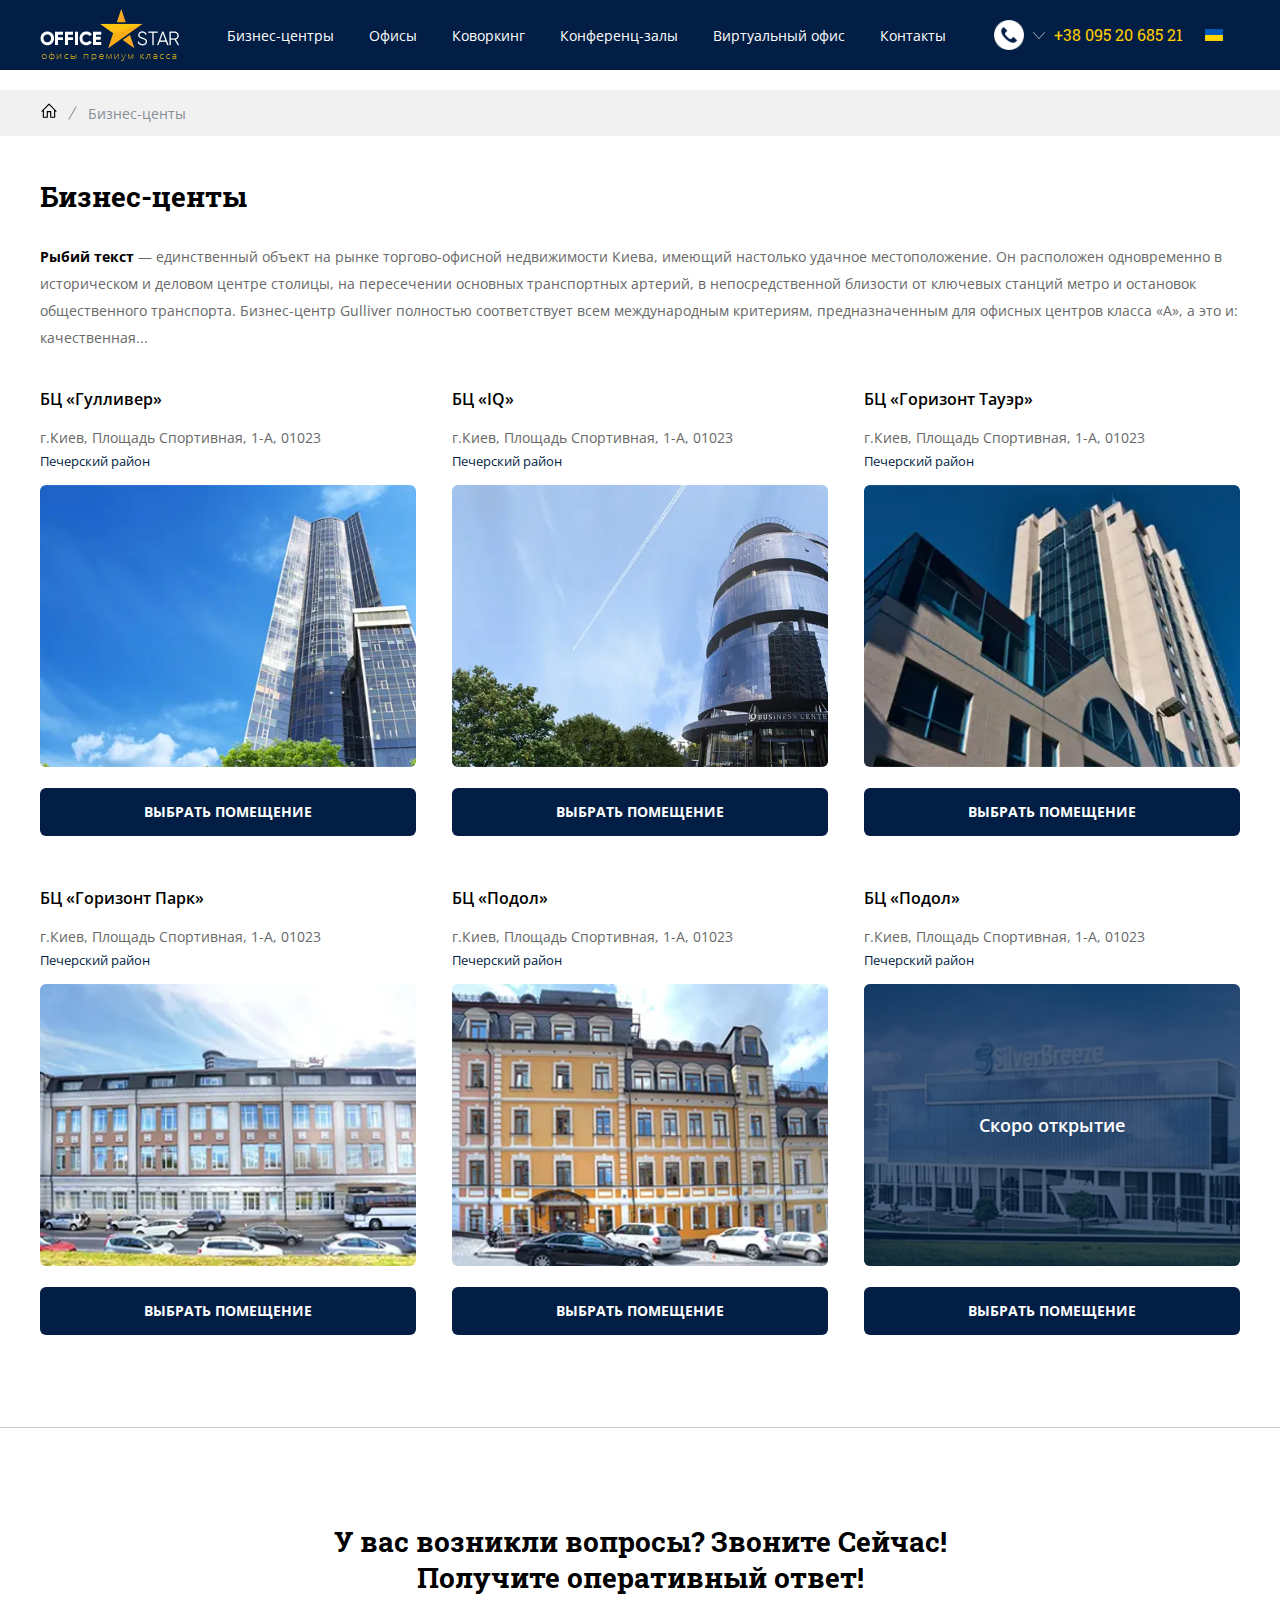
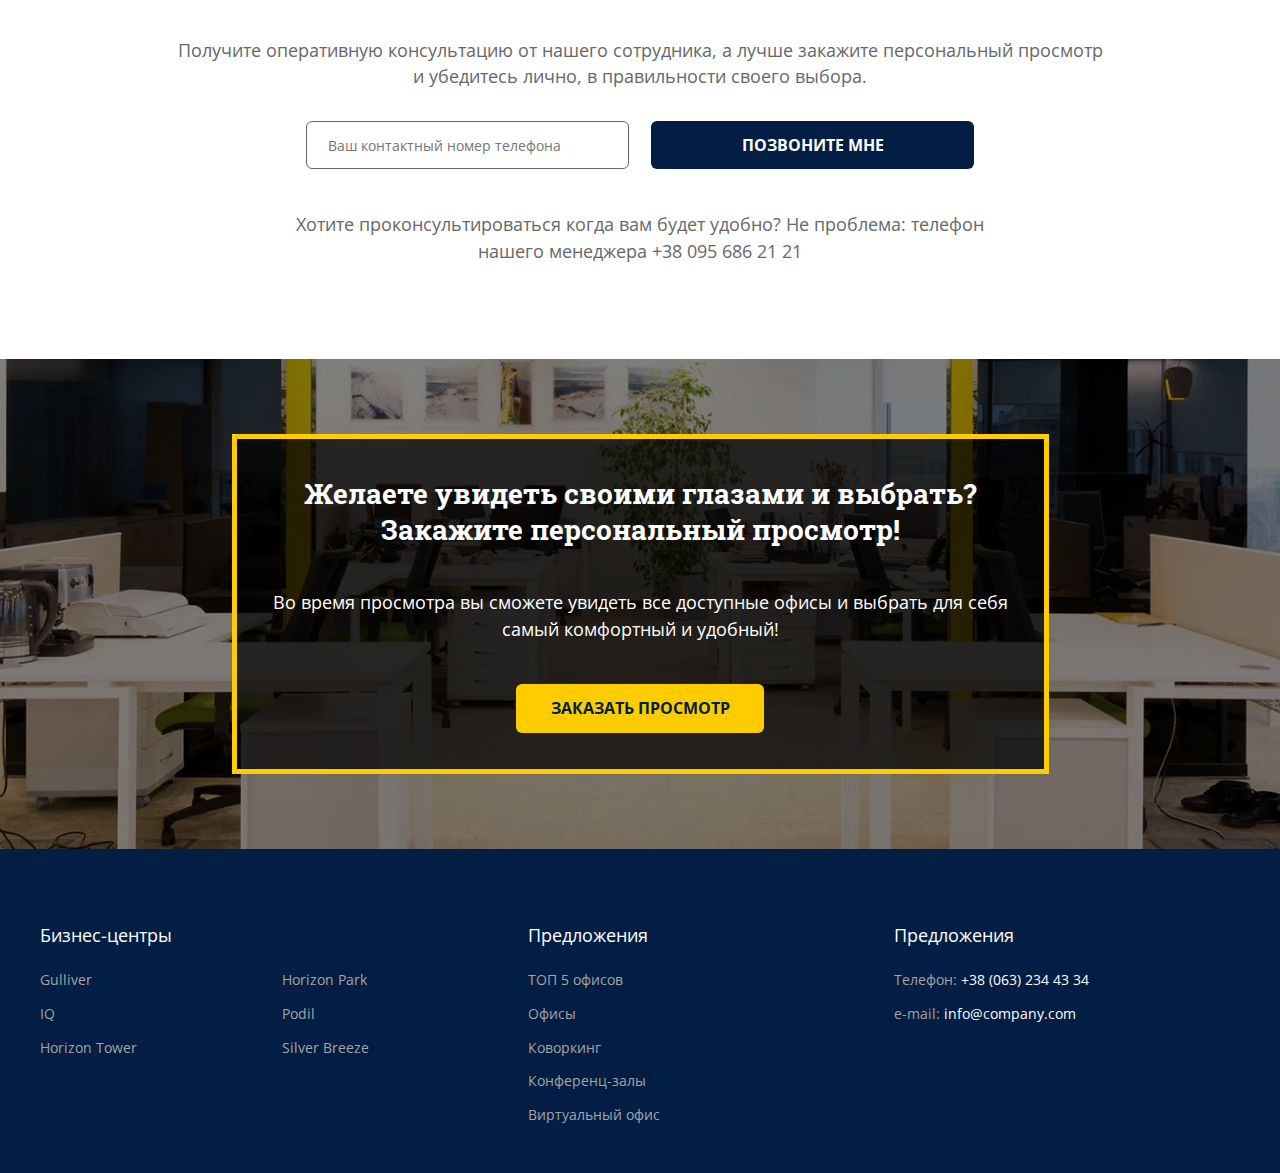
<file: centers.html>
<!DOCTYPE html>
<html>

<head>
    <title>OfficeStar</title>
    <meta charset="UTF-8">
    <link rel="stylesheet" href="css/style.min.css?_v=20230418224024">
    <meta name="viewport" content="width=device-width, initial-scale=1.0, user-scalable=no">
</head>

<body>
    <div class="wrapper dark">
        <header class="header">
    <div class="header__container container">
        <div class="header__body">

            <div class="header__image">
                <a href="./" class="header__logo">
                    <picture><source srcset="img/Logo.webp" type="image/webp"><img src="img/Logo.png" alt="Logo"></picture>
                </a>
            </div>

            <div class="header__menu menu">
                <nav class="menu__body">
                    <ul class="menu__list">
                        <li class="menu__item">
                            <a href="centers.html" class="menu__link">Бизнес-центры</a>
                            <ul class="menu__sub-list">
                                <button class="menu__back" type="button">
                                    <svg>
                                        <use xlink: href="img/icons/icons.svg#back"></use>
                                    </svg>
                                </button>
                                <li class="menu__sub-item">
                                    <a href="#" class="menu__sub-link">
                                        <picture><source srcset="img/icons/center-icon.webp" type="image/webp"><img src="img/icons/center-icon.png" alt="Icon"></picture>
                                        IQ Business Center
                                    </a>
                                </li>
                                <li class="menu__sub-item">
                                    <a href="#" class="menu__sub-link">
                                        <picture><source srcset="img/icons/center-icon.webp" type="image/webp"><img src="img/icons/center-icon.png" alt="Icon"></picture>
                                        Horizon Tower
                                    </a>
                                </li>
                                <li class="menu__sub-item">
                                    <a href="#" class="menu__sub-link">
                                        <picture><source srcset="img/icons/center-icon.webp" type="image/webp"><img src="img/icons/center-icon.png" alt="Icon"></picture>
                                        Podil
                                    </a>
                                </li>
                                <li class="menu__sub-item">
                                    <a href="center.html" class="menu__sub-link">
                                        <picture><source srcset="img/icons/center-icon.webp" type="image/webp"><img src="img/icons/center-icon.png" alt="Icon"></picture>
                                        Gulliver
                                    </a>
                                </li>
                                <li class="menu__sub-item">
                                    <a href="#" class="menu__sub-link">
                                        <picture><source srcset="img/icons/center-icon.webp" type="image/webp"><img src="img/icons/center-icon.png" alt="Icon"></picture>
                                        Horizon Park
                                    </a>
                                </li>
                                <li class="menu__sub-item">
                                    <a href="#" class="menu__sub-link menu__sub-link_soon">
                                        <span>скоро</span>
                                        SilverBreeze
                                    </a>
                                </li>
                            </ul>
                        </li>
                        <li class="menu__item"><a href="offices.html" class="menu__link">Офисы</a></li>
                        <li class="menu__item"><a href="coworking.html" class="menu__link">Коворкинг</a></li>
                        <li class="menu__item"><a href="conference.html" class="menu__link">Конференц-залы</a></li>
                        <li class="menu__item"><a href="online.html" class="menu__link">Виртуальный офис</a></li>
                        <li class="menu__item"><a href="contacts.html" class="menu__link">Контакты</a></li>
                    </ul>
                </nav>
            </div>

            <div class="header__phones phones">
                <div class="phones__icon">
                    <picture><source srcset="img/icons/phone.webp" type="image/webp"><img src="img/icons/phone.png" alt="Phone"></picture>
                </div>
                <button class="phones__btn" type="button">
                    <picture><source srcset="img/icons/arrow-down.webp" type="image/webp"><img src="img/icons/arrow-down.png" alt=""></picture>
                </button>
                <div class="phones__body">
                    <ul class="phones__list">
                        <li class="phones__item">
                            <a href="tel:+380952068521" class="phones__link">+38 095 20 685 21</a>
                            <ul class="phones__sublist">
                                <li class="phones__subitem">
                                    <a href="tel:+380672068521" class="phones__link">+38 067 20 685 21</a>
                                </li>
                                <li class="phones__subitem">
                                    <a href="tel:+380632068521" class="phones__link">+38 063 20 685 21</a>
                                </li>
                            </ul>
                        </li>
                    </ul>
                </div>
            </div>

            <div class="header__lang lang">
                <div class="lang__select select-box">
                    <div class="options-container">
                        <div class="option">
                            <input type="radio" class="radio" id="ua" name="lang">
                            <label for="for id ua">
                                <svg>
                                    <use xlink: href="img/icons/icons.svg#ua"></use>
                                </svg>
                            </label>
                        </div>
                        <div class="option">
                            <input type="radio" class="radio" id="us" name="lang">
                            <label for="for id us">
                                <svg>
                                    <use xlink: href="img/icons/icons.svg#us"></use>
                                </svg>
                            </label>
                        </div>
                        <div class="option">
                            <input type="radio" class="radio" id="ru" name="lang">
                            <label for="for id ru">
                                <svg>
                                    <use xlink: href="img/icons/icons.svg#ru"></use>
                                </svg>
                            </label>
                        </div>
                    </div>
                    <div class="selected">
                        <svg>
                            <use xlink: href="img/icons/icons.svg#ua"></use>
                        </svg>
                    </div>
                </div>
            </div>

            <div class="menu__icon">
                <span></span>
            </div>

        </div>
    </div>
</header>

        <div class="page">
            <div class="page__centers centers">
                <section class="centers__breadcrumbs breadcrumbs">
                    <div class="breadcrumbs__container container">
                        <div class="breadcrumbs__body">
                            <a href="/" class="breadcrumbs__link">
                                <svg>
                                    <use xlink: href="img/icons/icons.svg#home"></use>
                                </svg>
                            </a>
                            <a href="centers.html" class="breadcrumbs__link">Бизнес-центы</a>
                        </div>
                    </div>
                </section>
                <section class="centers__main main-centers">
                    <div class="main-centers__container container">
                        <div class="main-centers__body">
                            <h1 class="main-centers__title title">Бизнес-центы</h1>
                            <div class="main-centers__intro">
                                <span>Рыбий текст</span> — единственный объект на рынке торгово-офисной недвижимости
                                Киева,
                                имеющий
                                настолько
                                удачное местоположение. Он расположен одновременно в историческом и деловом центре
                                столицы,
                                на
                                пересечении основных транспортных артерий, в непосредственной близости от ключевых
                                станций
                                метро и
                                остановок общественного транспорта. Бизнес-центр Gulliver полностью соответствует всем
                                международным
                                критериям, предназначенным для офисных центров класса «А», а это и: качественная...
                            </div>
                            <div class="main-centers__items">
                                <div class="main-centers__item">
                                    <div class="main-centers__name">БЦ «Гулливер»</div>
                                    <div class="main-centers__address">г.Киев, Площадь Спортивная, 1-А, 01023</div>
                                    <div class="main-centers__district">Печерский район</div>
                                    <a href="#" class="main-centers__image">
                                        <picture><source srcset="img/centers/gulliver.webp" type="image/webp"><img src="img/centers/gulliver.jpg" alt="Gulliver"></picture>
                                    </a>
                                    <a href="#" class="main-centers__btn btn_blue">Выбрать помещение</a>
                                </div>
                                <div class="main-centers__item">
                                    <div class="main-centers__name">БЦ «IQ»</div>
                                    <div class="main-centers__address">г.Киев, Площадь Спортивная, 1-А, 01023</div>
                                    <div class="main-centers__district">Печерский район</div>
                                    <a href="#" class="main-centers__image">
                                        <picture><source srcset="img/centers/iq.webp" type="image/webp"><img src="img/centers/iq.jpg" alt="IQ"></picture>
                                    </a>
                                    <a href="#" class="main-centers__btn btn_blue">Выбрать помещение</a>
                                </div>
                                <div class="main-centers__item">
                                    <div class="main-centers__name">БЦ «Горизонт Тауэр»</div>
                                    <div class="main-centers__address">г.Киев, Площадь Спортивная, 1-А, 01023</div>
                                    <div class="main-centers__district">Печерский район</div>
                                    <a href="#" class="main-centers__image">
                                        <picture><source srcset="img/centers/horizon-tower.webp" type="image/webp"><img src="img/centers/horizon-tower.jpg" alt="Horizon Tower"></picture>
                                    </a>
                                    <a href="#" class="main-centers__btn btn_blue">Выбрать помещение</a>
                                </div>
                                <div class="main-centers__item">
                                    <div class="main-centers__name">БЦ «Горизонт Парк»</div>
                                    <div class="main-centers__address">г.Киев, Площадь Спортивная, 1-А, 01023</div>
                                    <div class="main-centers__district">Печерский район</div>
                                    <a href="#" class="main-centers__image">
                                        <picture><source srcset="img/centers/horizon-park.webp" type="image/webp"><img src="img/centers/horizon-park.jpg" alt="Horizon Park"></picture>
                                    </a>
                                    <a href="#" class="main-centers__btn btn_blue">Выбрать помещение</a>
                                </div>
                                <div class="main-centers__item">
                                    <div class="main-centers__name">БЦ «Подол»</div>
                                    <div class="main-centers__address">г.Киев, Площадь Спортивная, 1-А, 01023</div>
                                    <div class="main-centers__district">Печерский район</div>
                                    <a href="#" class="main-centers__image">
                                        <picture><source srcset="img/centers/podil.webp" type="image/webp"><img src="img/centers/podil.jpg" alt="Podil"></picture>
                                    </a>
                                    <a href="#" class="main-centers__btn btn_blue">Выбрать помещение</a>
                                </div>
                                <div class="main-centers__item">
                                    <div class="main-centers__name">БЦ «Подол»</div>
                                    <div class="main-centers__address">г.Киев, Площадь Спортивная, 1-А, 01023</div>
                                    <div class="main-centers__district">Печерский район</div>
                                    <a href="#" class="main-centers__image inactive">
                                        <picture><source srcset="img/centers/silver-breeze.webp" type="image/webp"><img src="img/centers/silver-breeze.jpg" alt="Silver Breeze"></picture>
                                    </a>
                                    <a href="#" class="main-centers__btn btn_blue inactive">Выбрать помещение</a>
                                </div>
                            </div>
                        </div>
                    </div>
                </section>
                <section class="centers__call call">
                    <div class="call__container container">
                        <div class="call__body">
                            <h2 class="call__title">
                                <span>У вас возникли вопросы? Звоните Сейчас!</span>
                                <span>Получите оперативный ответ!</span>
                            </h2>
                            <div class="call__intro">
                                Получите оперативную консультацию от нашего сотрудника, а лучше закажите персональный
                                просмотр и
                                убедитесь лично, в правильности своего выбора.
                            </div>
                            <form action="#" class="call__form">
                                <div class="call__item">
                                    <input type="text" placeholder="Ваш контактный номер телефона">
                                </div>
                                <div class="call__item">
                                    <button href="#done" class="call__btn btn_blue popup-link" type="button">Позвоните
                                        мне</button>
                                </div>
                            </form>
                            <div class="call__outro">
                                Хотите проконсультироваться когда вам будет удобно? Не проблема: телефон нашего
                                менеджера +38
                                095 686 21 21
                            </div>
                        </div>
                    </div>
                </section>
                <section class="centers__personal personal">
                    <div class="personal__bg">
                        <picture><source srcset="img/main/personal_bg.webp" type="image/webp"><img src="img/main/personal_bg.jpg" alt="Background"></picture>
                    </div>
                    <div class="personal__container container">
                        <div class="personal__body">
                            <h2 class="personal__title">
                                <span>Желаете увидеть своими глазами и выбрать?</span>
                                <span>Закажите персональный просмотр!</span>
                            </h2>
                            <div class="personal__desc">
                                Во время просмотра вы сможете увидеть все доступные офисы и выбрать для себя самый
                                комфортный и удобный!
                            </div>
                            <button href="#order" class="personal__btn btn_yellow popup-link" type="button">Заказать
                                просмотр</button>
                        </div>
                    </div>
                </section>
            </div>
        </div> <!-- page -->

        <footer class="footer">
    <div class="footer__container container">
        <div class="footer__body">
            <div class="footer__column">
                <h3 class="footer__title">Бизнес-центры</h3>
                <ul class="footer__list">
                    <li class="footer__item">
                        <a href="#" class="footer__link">
                            Gulliver
                        </a>
                    </li>
                    <li class="footer__item">
                        <a href="#" class="footer__link">
                            IQ
                        </a>
                    </li>
                    <li class="footer__item">
                        <a href="#" class="footer__link">
                            Horizon Tower
                        </a>
                    </li>
                    <li class="footer__item">
                        <a href="#" class="footer__link">
                            Horizon Park
                        </a>
                    </li>
                    <li class="footer__item">
                        <a href="#" class="footer__link">
                            Podil
                        </a>
                    </li>
                    <li class="footer__item">
                        <a href="#" class="footer__link">
                            Silver Breeze
                        </a>
                    </li>
                </ul>
            </div>
            <div class="footer__column">
                <h3 class="footer__title">Предложения</h3>
                <ul class="footer__list">
                    <li class="footer__item">
                        <a href="#" class="footer__link">
                            ТОП 5 офисов
                        </a>
                    </li>
                    <li class="footer__item">
                        <a href="#" class="footer__link">
                            Офисы
                        </a>
                    </li>
                    <li class="footer__item">
                        <a href="#" class="footer__link">
                            Коворкинг
                        </a>
                    </li>
                    <li class="footer__item">
                        <a href="#" class="footer__link">
                            Конференц-залы
                        </a>
                    </li>
                    <li class="footer__item">
                        <a href="#" class="footer__link">
                            Виртуальный офис
                        </a>
                    </li>
                </ul>
            </div>
            <div class="footer__column">
                <h3 class="footer__title">Предложения</h3>
                <ul class="footer__list">
                    <li class="footer__item">
                        <span>Телефон:</span>
                        <a href="tel:+380632344334" class="footer__link">
                            +38 (063) 234 43 34
                        </a>
                    </li>
                    <li class="footer__item">
                        <span>e-mail: </span>
                        <a href="mailto:info@company.com" class="footer__link">
                            info@company.com
                        </a>
                    </li>
                </ul>
            </div>
        </div>
    </div>
</footer>
        <div class="popup" id="order">
    <div class="popup__body">
        <div class="popup__content">
            <button class="close-popup" type="button">
                <svg>
                    <use xlink: href="img/icons/icons.svg#x-mark"></use>
                </svg>
            </button>
            <h2 class="popup__title title">Заказать просмотр офиса</h2>
            <div class="popup__name">Бизнес-центр «Gulliver», 17 этаж
            </div>
            <div class="popup__info">
                <div class="popup__address">г. Киев, Спортивная пл., 1a</div>
                <div class="popup__district">Печерский район</div>
            </div>
            <form action="#" class="popup__form form-popup">
                <div class="form-popup__block">
                    <div class="form-popup__image">
                        <picture><source srcset="img/offices/rooms/room1.webp" type="image/webp"><img src="img/offices/rooms/room1.jpg" alt="Image"></picture>
                    </div>
                    <div class="form-popup__fields">
                        <input type="text" placeholder="Ваше имя">
                        <input type="text" placeholder="Ваш телефон">
                        <input type="text" placeholder="Ваш email">
                    </div>
                </div>
                <textarea placeholder="Укажите Ваши пожелания"></textarea>
                <a href="#done" class="form-popup__btn btn_blue popup-link" type="submit">Заказать</a>
            </form>
        </div>
    </div>
</div>

<div class="popup" id="book">
    <div class="popup__body">
        <div class="popup__content">
            <button class="close-popup" type="button">
                <svg>
                    <use xlink: href="img/icons/icons.svg#x-mark"></use>
                </svg>
            </button>
            <h2 class="popup__title title">Забронировать конференц-зал</h2>
            <div class="popup__name">Бизнес-центр «Gulliver», 17 этаж
            </div>
            <div class="popup__info">
                <div class="popup__address">г. Киев, Спортивная пл., 1a</div>
                <div class="popup__district">Печерский район</div>
            </div>
            <form action="#" class="popup__form form-popup">
                <div class="form-popup__block">
                    <div class="form-popup__image">
                        <picture><source srcset="img/offices/rooms/room1.webp" type="image/webp"><img src="img/offices/rooms/room1.jpg" alt="Image"></picture>
                    </div>
                    <div class="form-popup__fields">
                        <input type="text" placeholder="Ваше имя">
                        <input type="text" placeholder="Ваш телефон">
                        <input type="text" placeholder="Ваш email">
                        <input type="text" placeholder="Дата">
                        <input type="text" placeholder="К-во человек (макс:23)">
                    </div>
                </div>
                <textarea placeholder="Укажите Ваши пожелания"></textarea>
                <a href="#done" class="form-popup__btn btn_blue popup-link" type="submit">Забронировать</a>
            </form>
        </div>
    </div>
</div>

<div class="popup" id="done">
    <div class="popup__body">
        <div class="popup__content">
            <button class="close-popup" type="button">
                <svg>
                    <use xlink: href="img/icons/icons.svg#x-mark"></use>
                </svg>
            </button>
            <h2 class="popup__title title">Спасибо</h2>
            <div class="popup__intro intro">
                Вы заказали просмотр офиса в Бизнес-центре <span>«Gulliver»</span>
            </div>
            <ul class="popup__details">
                <li class="popup__item">
                    <span>Адрес бизнес-центра:</span> г. Киев, Спортивная пл., 1a
                </li>
                <li class="popup__item">
                    <span>Район:</span> Печерский
                </li>
                <li class="popup__item">
                    <span>Этаж:</span> 17
                </li>
                <li class="popup__item">
                    <span>Номер офиса:</span> 408
                </li>
            </ul>
            <div class="popup__message">
                Если у Вас возникнут вопросы, наши менеджеры с радостью Вам помогут
                тел.: <a href="tel:+380956862121" class="popup__phone">+38 095 686 21 21</a>
            </div>
            <button type="button" class="popup__btn btn_blue close-popup">Хорошо</button>
        </div>
    </div>
</div>
    </div> <!-- wrapper -->
    <script src="js/app.min.js?_v=20230418224024"></script>
</body>

</html>
</file>
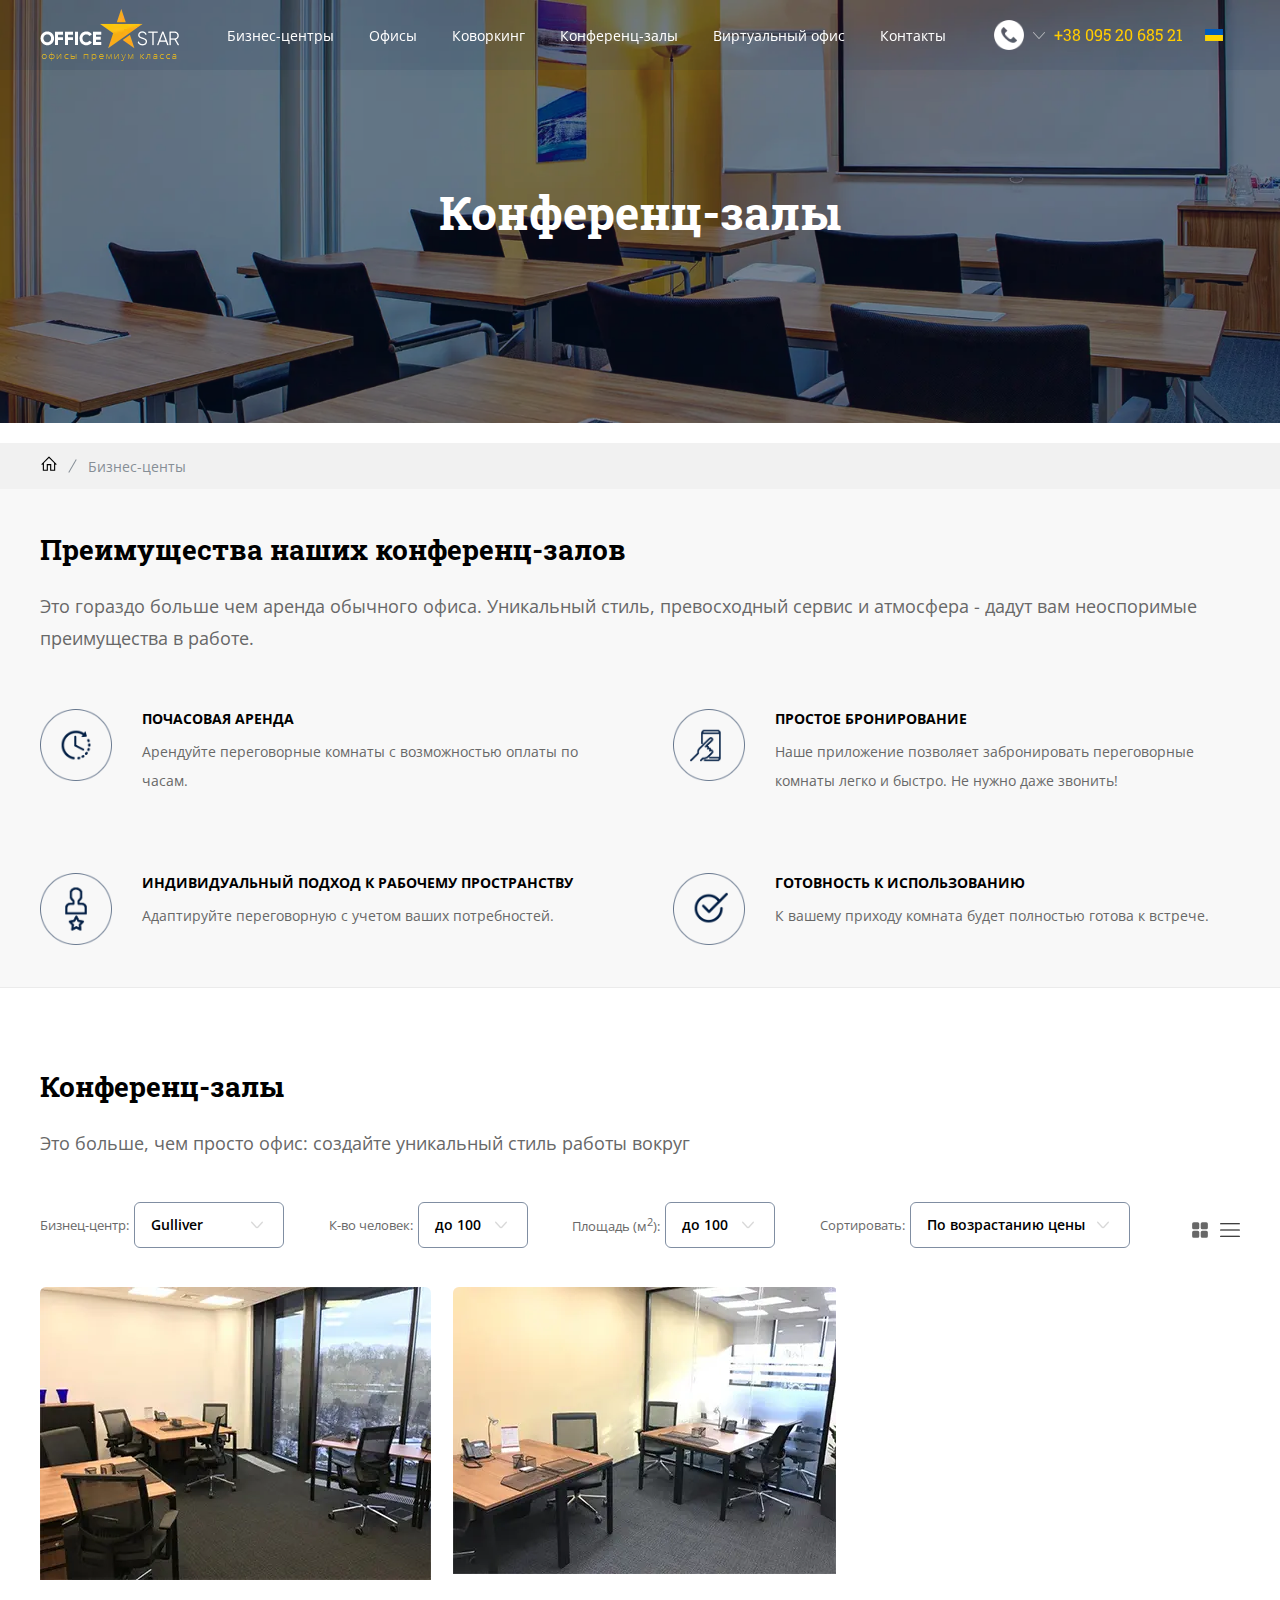
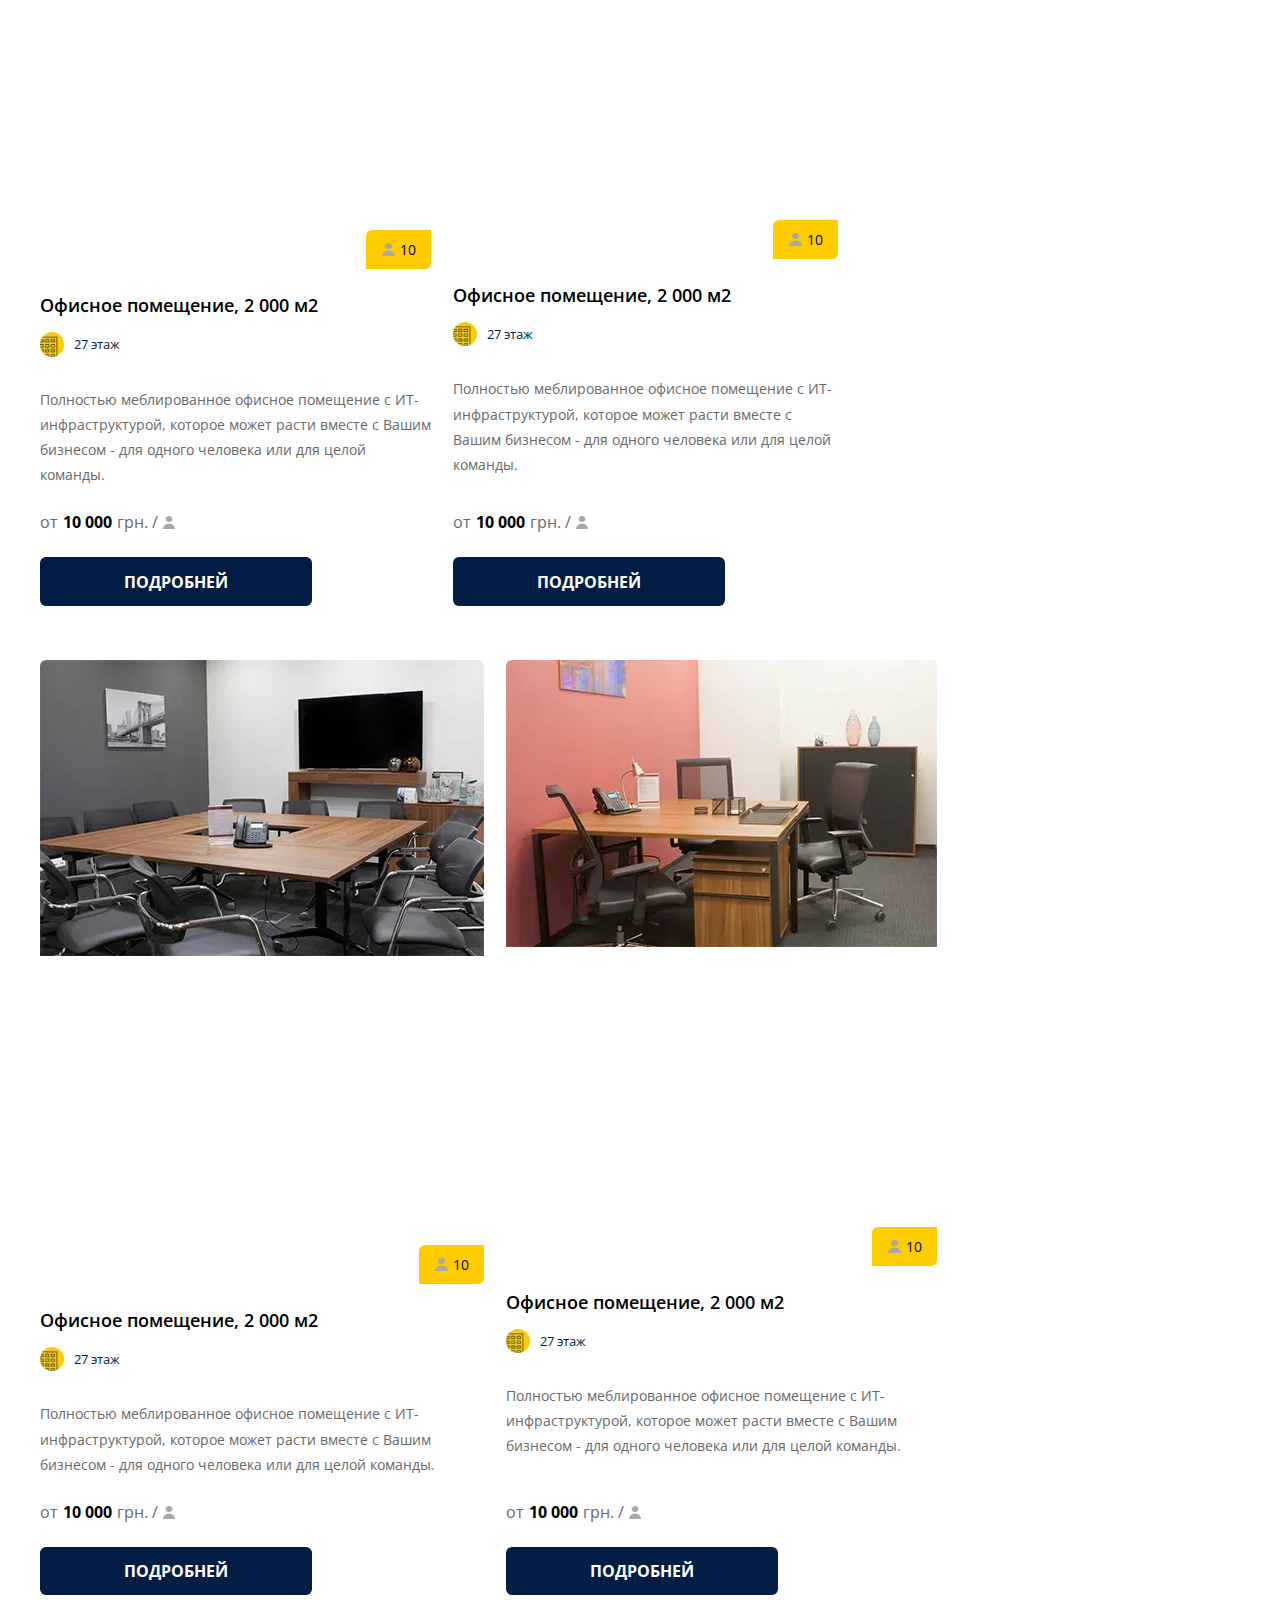
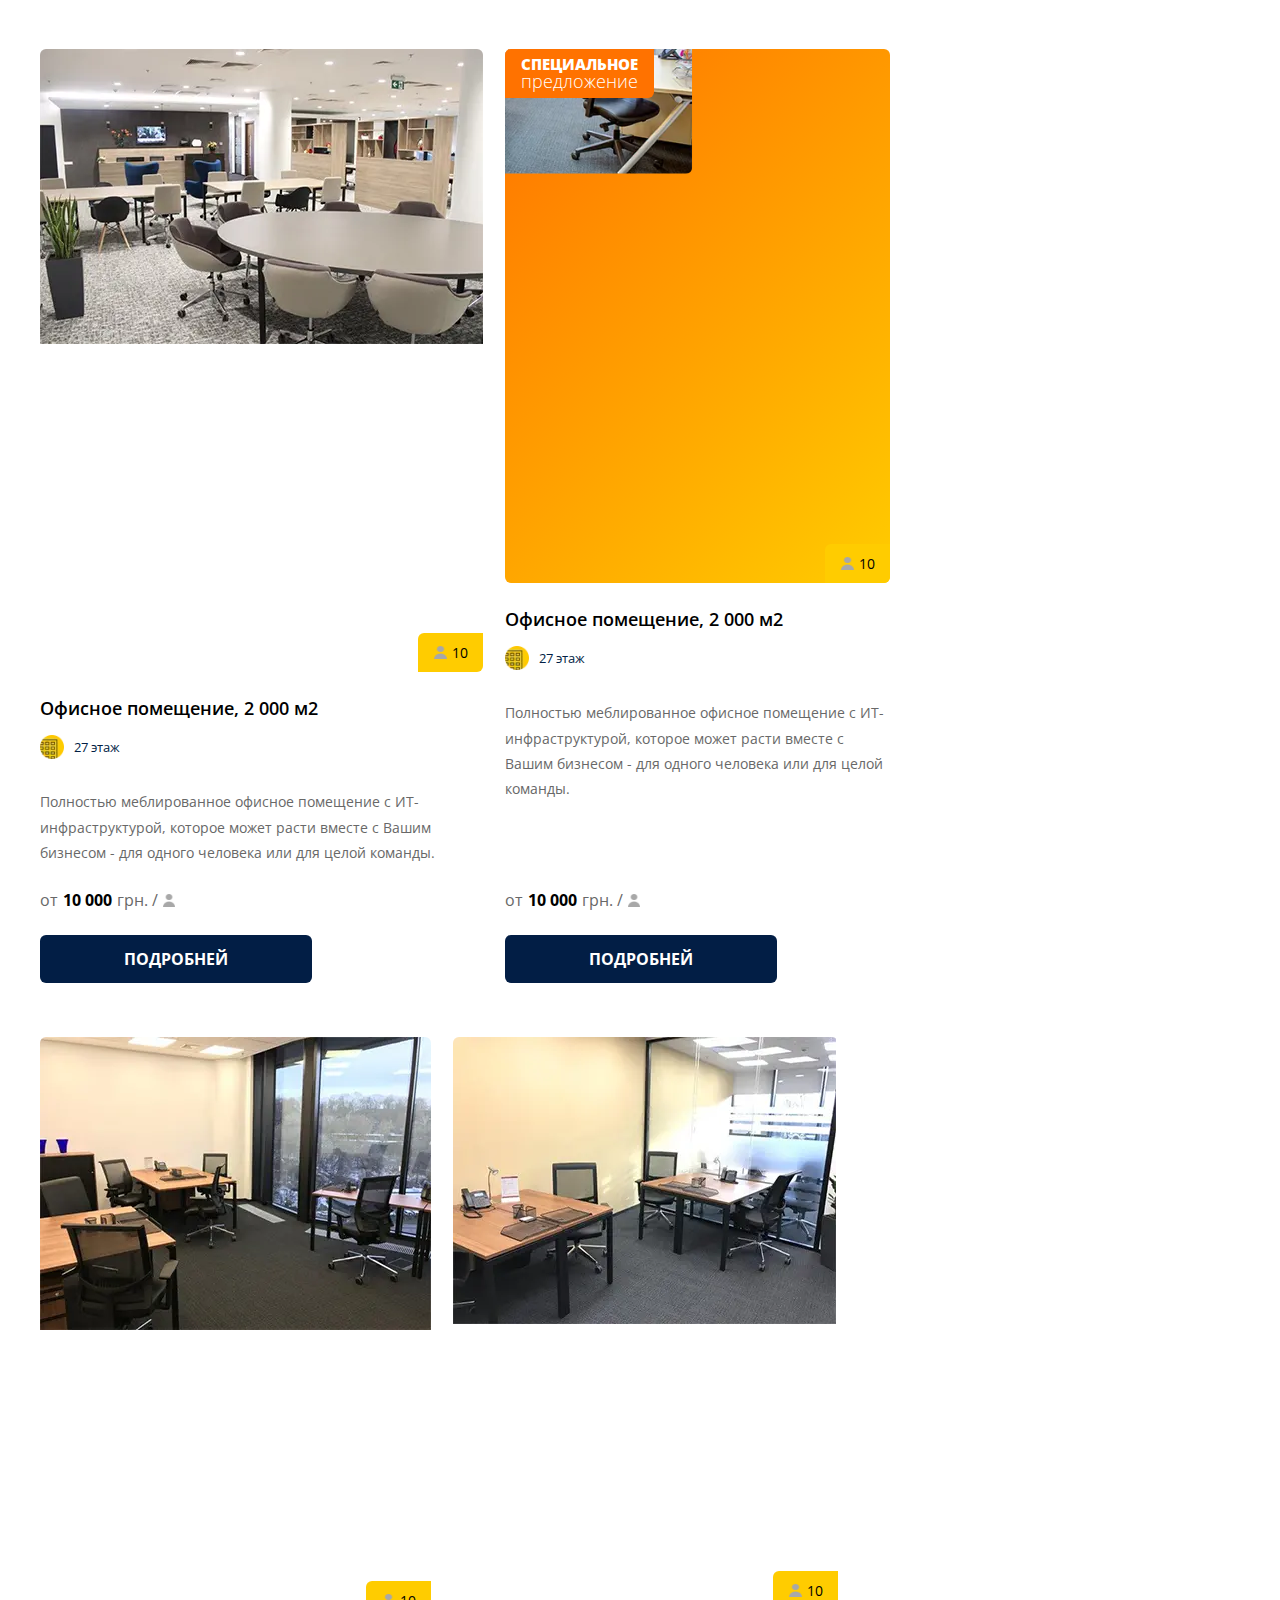
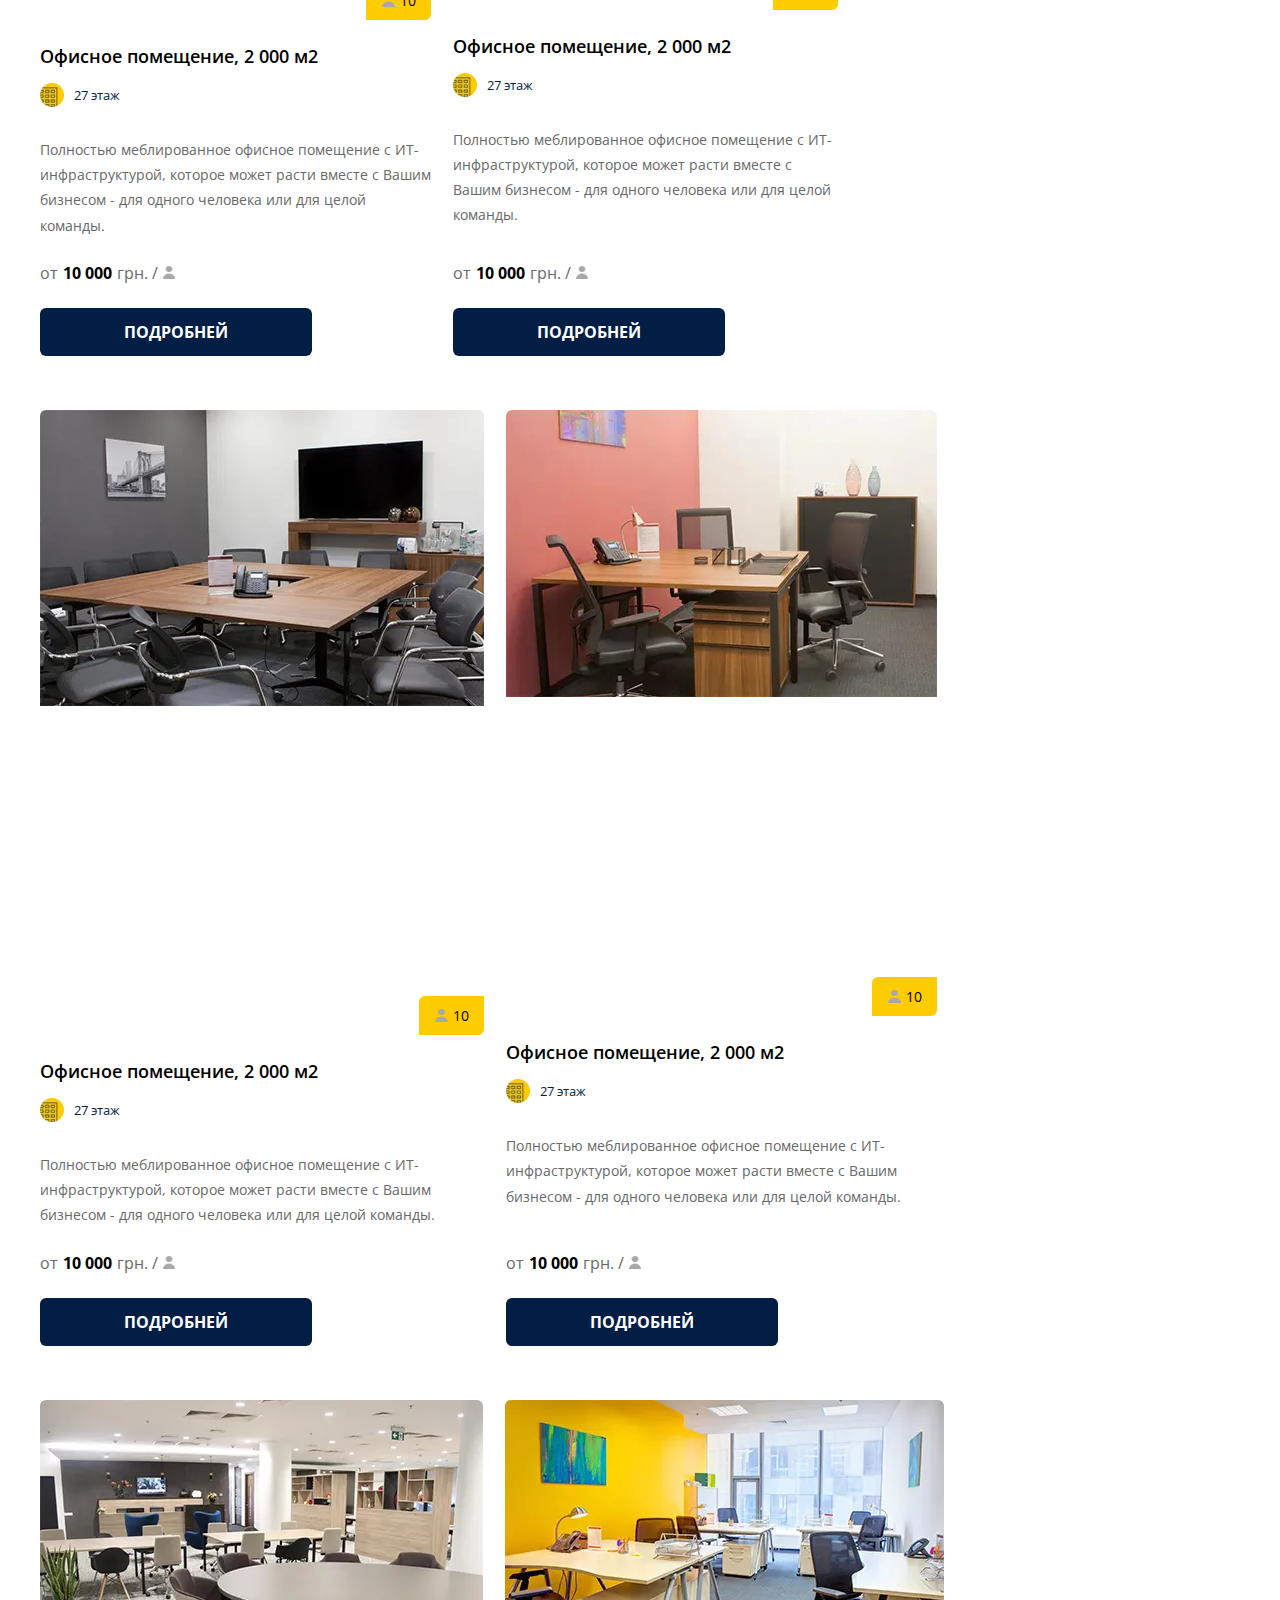
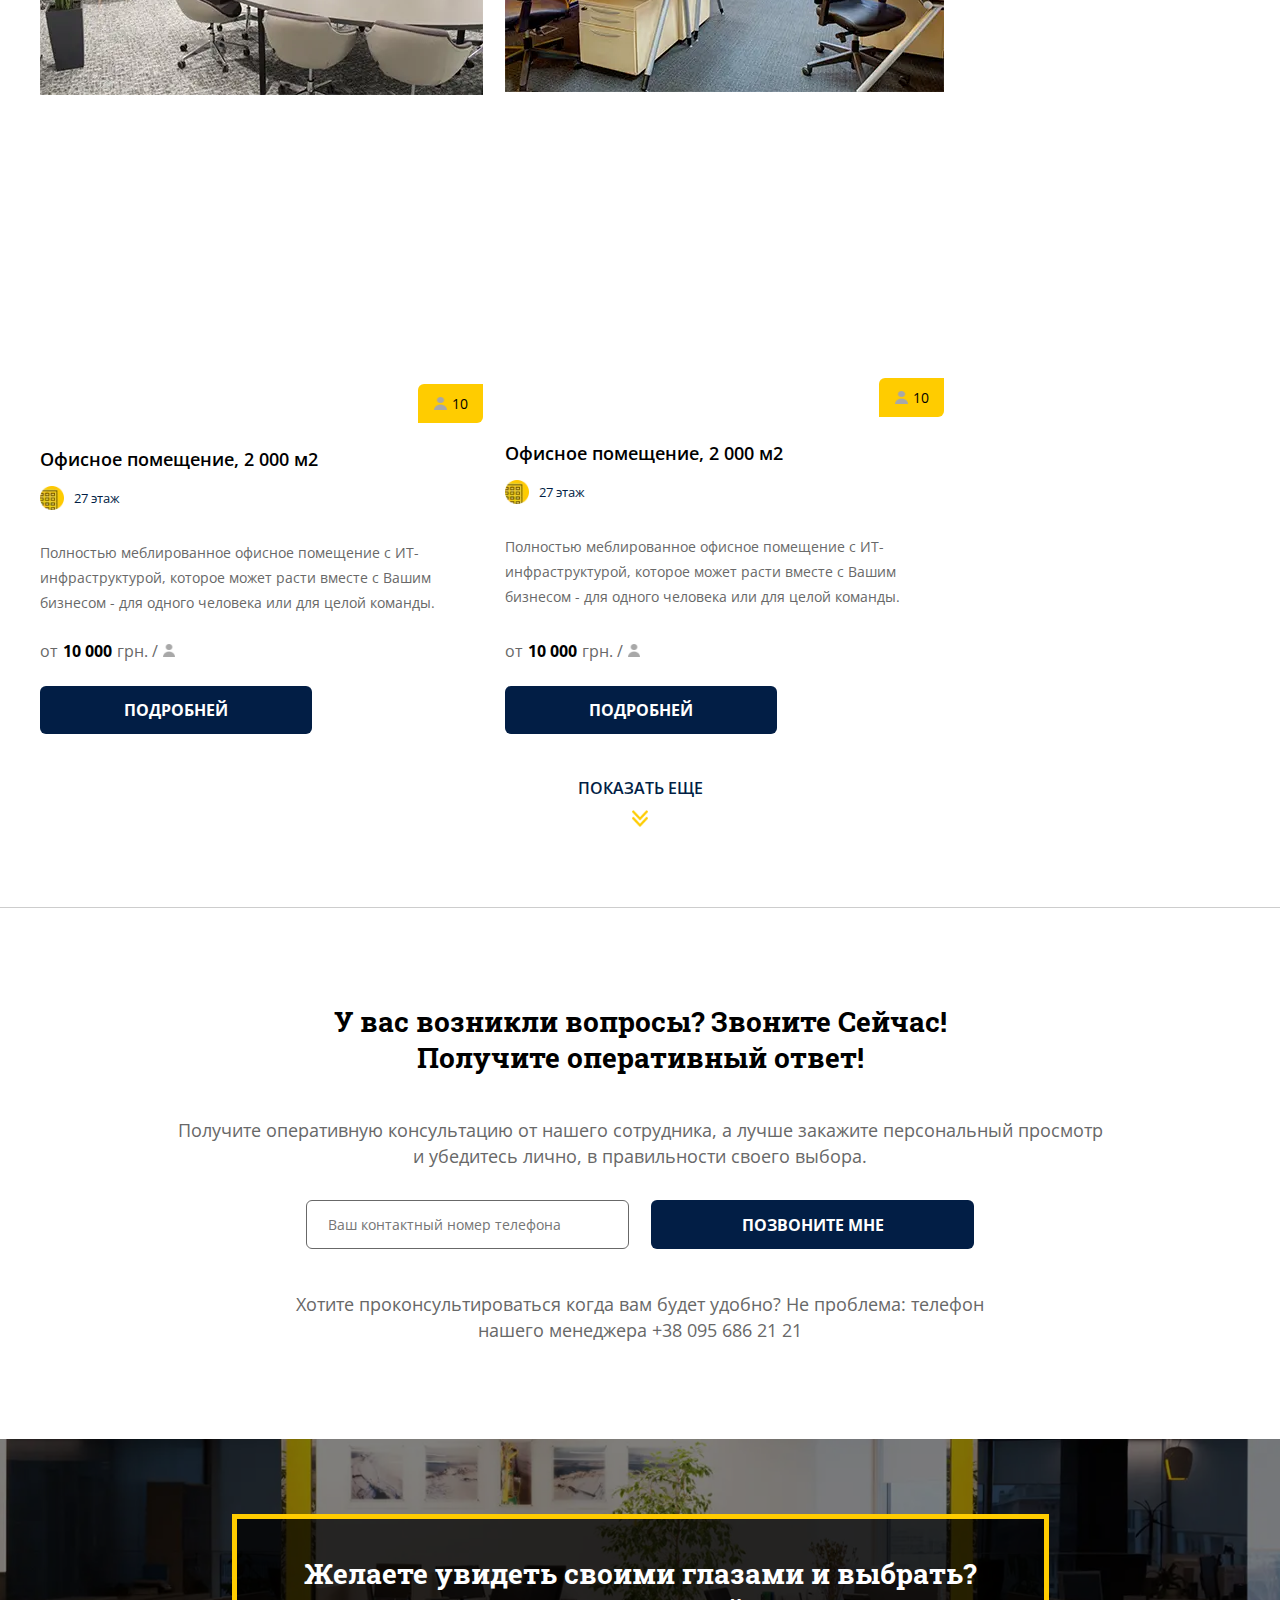
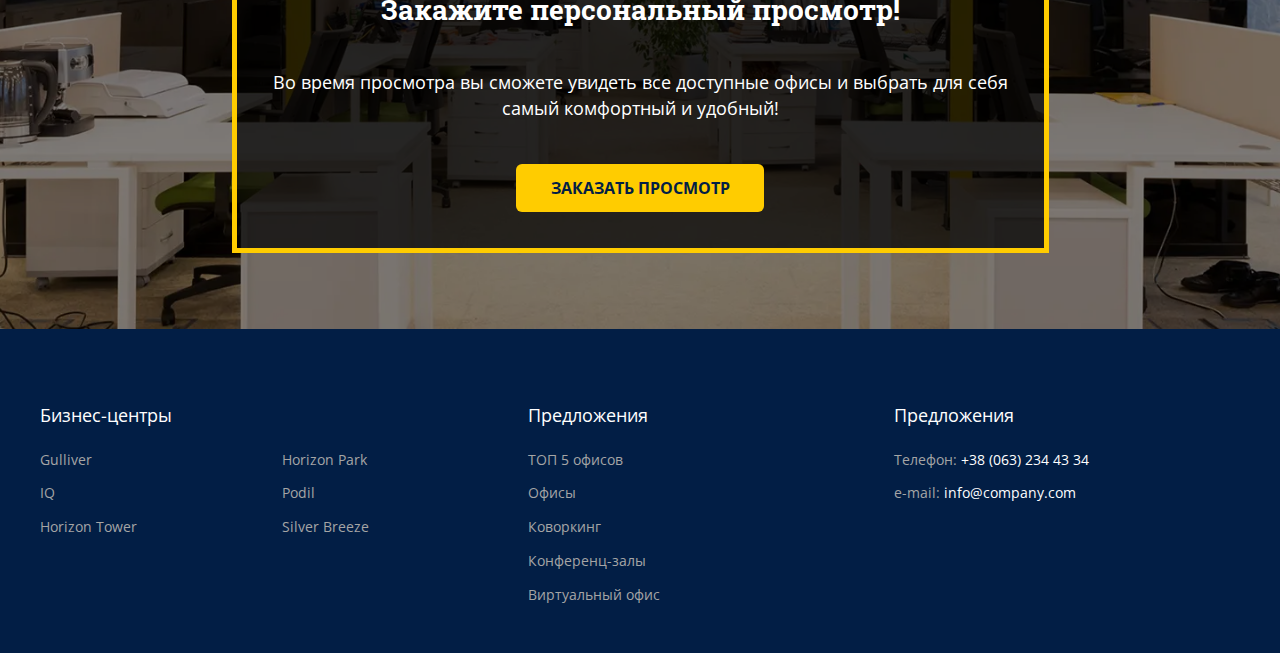
<file: conference.html>
<!DOCTYPE html>
<html>

<head>
    <title>OfficeStar</title>
    <meta charset="UTF-8">
    <link rel="stylesheet" href="css/style.min.css?_v=20230418224024">
    <meta name="viewport" content="width=device-width, initial-scale=1.0, user-scalable=no">
</head>

<body>
    <div class="wrapper">
        <header class="header">
    <div class="header__container container">
        <div class="header__body">

            <div class="header__image">
                <a href="./" class="header__logo">
                    <picture><source srcset="img/Logo.webp" type="image/webp"><img src="img/Logo.png" alt="Logo"></picture>
                </a>
            </div>

            <div class="header__menu menu">
                <nav class="menu__body">
                    <ul class="menu__list">
                        <li class="menu__item">
                            <a href="centers.html" class="menu__link">Бизнес-центры</a>
                            <ul class="menu__sub-list">
                                <button class="menu__back" type="button">
                                    <svg>
                                        <use xlink: href="img/icons/icons.svg#back"></use>
                                    </svg>
                                </button>
                                <li class="menu__sub-item">
                                    <a href="#" class="menu__sub-link">
                                        <picture><source srcset="img/icons/center-icon.webp" type="image/webp"><img src="img/icons/center-icon.png" alt="Icon"></picture>
                                        IQ Business Center
                                    </a>
                                </li>
                                <li class="menu__sub-item">
                                    <a href="#" class="menu__sub-link">
                                        <picture><source srcset="img/icons/center-icon.webp" type="image/webp"><img src="img/icons/center-icon.png" alt="Icon"></picture>
                                        Horizon Tower
                                    </a>
                                </li>
                                <li class="menu__sub-item">
                                    <a href="#" class="menu__sub-link">
                                        <picture><source srcset="img/icons/center-icon.webp" type="image/webp"><img src="img/icons/center-icon.png" alt="Icon"></picture>
                                        Podil
                                    </a>
                                </li>
                                <li class="menu__sub-item">
                                    <a href="center.html" class="menu__sub-link">
                                        <picture><source srcset="img/icons/center-icon.webp" type="image/webp"><img src="img/icons/center-icon.png" alt="Icon"></picture>
                                        Gulliver
                                    </a>
                                </li>
                                <li class="menu__sub-item">
                                    <a href="#" class="menu__sub-link">
                                        <picture><source srcset="img/icons/center-icon.webp" type="image/webp"><img src="img/icons/center-icon.png" alt="Icon"></picture>
                                        Horizon Park
                                    </a>
                                </li>
                                <li class="menu__sub-item">
                                    <a href="#" class="menu__sub-link menu__sub-link_soon">
                                        <span>скоро</span>
                                        SilverBreeze
                                    </a>
                                </li>
                            </ul>
                        </li>
                        <li class="menu__item"><a href="offices.html" class="menu__link">Офисы</a></li>
                        <li class="menu__item"><a href="coworking.html" class="menu__link">Коворкинг</a></li>
                        <li class="menu__item"><a href="conference.html" class="menu__link">Конференц-залы</a></li>
                        <li class="menu__item"><a href="online.html" class="menu__link">Виртуальный офис</a></li>
                        <li class="menu__item"><a href="contacts.html" class="menu__link">Контакты</a></li>
                    </ul>
                </nav>
            </div>

            <div class="header__phones phones">
                <div class="phones__icon">
                    <picture><source srcset="img/icons/phone.webp" type="image/webp"><img src="img/icons/phone.png" alt="Phone"></picture>
                </div>
                <button class="phones__btn" type="button">
                    <picture><source srcset="img/icons/arrow-down.webp" type="image/webp"><img src="img/icons/arrow-down.png" alt=""></picture>
                </button>
                <div class="phones__body">
                    <ul class="phones__list">
                        <li class="phones__item">
                            <a href="tel:+380952068521" class="phones__link">+38 095 20 685 21</a>
                            <ul class="phones__sublist">
                                <li class="phones__subitem">
                                    <a href="tel:+380672068521" class="phones__link">+38 067 20 685 21</a>
                                </li>
                                <li class="phones__subitem">
                                    <a href="tel:+380632068521" class="phones__link">+38 063 20 685 21</a>
                                </li>
                            </ul>
                        </li>
                    </ul>
                </div>
            </div>

            <div class="header__lang lang">
                <div class="lang__select select-box">
                    <div class="options-container">
                        <div class="option">
                            <input type="radio" class="radio" id="ua" name="lang">
                            <label for="for id ua">
                                <svg>
                                    <use xlink: href="img/icons/icons.svg#ua"></use>
                                </svg>
                            </label>
                        </div>
                        <div class="option">
                            <input type="radio" class="radio" id="us" name="lang">
                            <label for="for id us">
                                <svg>
                                    <use xlink: href="img/icons/icons.svg#us"></use>
                                </svg>
                            </label>
                        </div>
                        <div class="option">
                            <input type="radio" class="radio" id="ru" name="lang">
                            <label for="for id ru">
                                <svg>
                                    <use xlink: href="img/icons/icons.svg#ru"></use>
                                </svg>
                            </label>
                        </div>
                    </div>
                    <div class="selected">
                        <svg>
                            <use xlink: href="img/icons/icons.svg#ua"></use>
                        </svg>
                    </div>
                </div>
            </div>

            <div class="menu__icon">
                <span></span>
            </div>

        </div>
    </div>
</header>

        <div class="page">
            <div class="page__conference conference">
                <section class="conference__main main-conference">
                    <div class="main-conference__bg">
                        <picture><source srcset="img/conference/bg.webp" type="image/webp"><img src="img/conference/bg.jpg" alt="Background"></picture>
                    </div>
                    <div class="main-conference__container container">
                        <div class="main-conference__body">
                            <h1 class="main-conference__title">Конференц-залы</h1>
                        </div>
                    </div>
                </section>
                <section class="conference__breadcrumbs breadcrumbs">
                    <div class="breadcrumbs__container container">
                        <div class="breadcrumbs__body">
                            <a href="/" class="breadcrumbs__link">
                                <svg>
                                    <use xlink: href="img/icons/icons.svg#home"></use>
                                </svg>
                            </a>
                            <a href="centers.html" class="breadcrumbs__link">Бизнес-центы</a>
                        </div>
                    </div>
                </section>
                <section class="conference__plus plus">
                    <div class="plus__container container">
                        <div class="plus__body">
                            <h2 class="plus__title title">Преимущества наших конференц-залов</h2>
                            <div class="plus__intro intro">Это гораздо больше чем аренда обычного офиса. Уникальный
                                стиль, превосходный сервис и атмосфера - дадут вам неоспоримые преимущества в работе.
                            </div>
                            <div class="plus__items">
                                <div class="plus__item">
                                    <div class="plus__icon">
                                        <picture><source srcset="img/conference/icons/time.webp" type="image/webp"><img src="img/conference/icons/time.png" alt="Icon"></picture>
                                    </div>
                                    <div class="plus__info">
                                        <div class="plus__name">
                                            Почасовая аренда
                                        </div>
                                        <div class="plus__desc">
                                            Арендуйте переговорные комнаты с возможностью оплаты по часам.
                                        </div>
                                    </div>
                                </div>
                                <div class="plus__item">
                                    <div class="plus__icon">
                                        <picture><source srcset="img/conference/icons/screen.webp" type="image/webp"><img src="img/conference/icons/screen.png" alt="Icon"></picture>
                                    </div>
                                    <div class="plus__info">
                                        <div class="plus__name">
                                            Простое бронирование
                                        </div>
                                        <div class="plus__desc">
                                            Наше приложение позволяет забронировать переговорные комнаты легко и быстро.
                                            Не нужно даже звонить!
                                        </div>
                                    </div>
                                </div>
                                <div class="plus__item">
                                    <div class="plus__icon">
                                        <picture><source srcset="img/conference/icons/rating.webp" type="image/webp"><img src="img/conference/icons/rating.png" alt="Icon"></picture>
                                    </div>
                                    <div class="plus__info">
                                        <div class="plus__name">
                                            Индивидуальный подход к рабочему пространству
                                        </div>
                                        <div class="plus__desc">
                                            Адаптируйте переговорную с учетом ваших потребностей.
                                        </div>
                                    </div>
                                </div>
                                <div class="plus__item">
                                    <div class="plus__icon">
                                        <picture><source srcset="img/conference/icons/checked.webp" type="image/webp"><img src="img/conference/icons/checked.png" alt="Icon"></picture>
                                    </div>
                                    <div class="plus__info">
                                        <div class="plus__name">
                                            Готовность к использованию
                                        </div>
                                        <div class="plus__desc">
                                            К вашему приходу комната будет полностью готова к встрече.
                                        </div>
                                    </div>
                                </div>
                            </div>
                        </div>
                    </div>
                </section>
                <section class="conference__rooms rooms">
                    <div class="rooms__container container">
                        <div class="rooms__body">
                            <h2 class="rooms__title title">Конференц-залы</h2>
                            <div class="rooms__intro intro">
                                Это больше, чем просто офис: создайте уникальный стиль
                                работы вокруг
                            </div>
                            <div class="rooms__filter filter">
                                <div class="filter__items">
                                    <div class="filter__item">
                                        <div class="filter__name">Бизнец-центр:</div>
                                        <div class="filter__select select-box">
                                            <div class="filter__options options-container">
                                                <div class="filter__option option">
                                                    <input type="radio" class="filter__radio radio" id="gulliver"
                                                        name="center">
                                                    <label for="for gulliver">Gulliver</label>
                                                </div>
                                                <div class="filter__option option">
                                                    <input type="radio" class="filter__radio radio" id="horizon-park"
                                                        name="center">
                                                    <label for="for horizon-park">Horizon-park</label>
                                                </div>
                                                <div class="filter__option option">
                                                    <input type="radio" class="filter__radio radio" id="horizon-tower"
                                                        name="center">
                                                    <label for="for horizon-tower">Horizon-tower</label>
                                                </div>
                                                <div class="filter__option option">
                                                    <input type="radio" class="filter__radio radio" id="iq"
                                                        name="center">
                                                    <label for="for iq">IQ</label>
                                                </div>
                                                <div class="filter__option option">
                                                    <input type="radio" class="filter__radio radio" id="podil"
                                                        name="center">
                                                    <label for="for podil">Podil</label>
                                                </div>
                                            </div>
                                            <div class="filter__selected selected">
                                                Gulliver
                                            </div>
                                        </div>
                                    </div>
                                    <div class="filter__item">
                                        <div class="filter__name">К-во человек:</div>
                                        <div class="filter__select select-box">
                                            <div class="filter__options options-container">
                                                <div class="filter__option option">
                                                    <input type="radio" class="filter__radio radio" id="people-one"
                                                        name="center">
                                                    <label for="for people-one">до 100</label>
                                                </div>
                                                <div class="filter__option option">
                                                    <input type="radio" class="filter__radio radio" id="people-two"
                                                        name="center">
                                                    <label for="for people-two">до 200</label>
                                                </div>
                                                <div class="filter__option option">
                                                    <input type="radio" class="filter__radio radio" id="people-three"
                                                        name="center">
                                                    <label for="for people-three">до 300</label>
                                                </div>
                                                <div class="filter__option option">
                                                    <input type="radio" class="filter__radio radio" id="people-five"
                                                        name="center">
                                                    <label for="for people-five">до 500</label>
                                                </div>
                                            </div>
                                            <div class="filter__selected selected">
                                                до 100
                                            </div>
                                        </div>
                                    </div>
                                    <div class="filter__item">
                                        <div class="filter__name">Площадь (м<sup>2</sup>):</div>
                                        <div class="filter__select select-box">
                                            <div class="filter__options options-container">
                                                <div class="filter__option option">
                                                    <input type="radio" class="filter__radio radio" id="space-one"
                                                        name="center">
                                                    <label for="for space-one">до 100</label>
                                                </div>
                                                <div class="filter__option option">
                                                    <input type="radio" class="filter__radio radio" id="space-two"
                                                        name="center">
                                                    <label for="for space-one">до 200</label>
                                                </div>
                                                <div class="filter__option option">
                                                    <input type="radio" class="filter__radio radio" id="space-three"
                                                        name="center">
                                                    <label for="for space-three">до 300</label>
                                                </div>
                                                <div class="filter__option option">
                                                    <input type="radio" class="filter__radio radio" id="space-five"
                                                        name="center">
                                                    <label for="for space-five">до 500</label>
                                                </div>
                                            </div>
                                            <div class="filter__selected selected">
                                                до 100
                                            </div>
                                        </div>
                                    </div>
                                    <div class="filter__item">
                                        <div class="filter__name">Сортировать:</div>
                                        <div class="filter__select select-box">
                                            <div class="filter__options options-container">
                                                <div class="filter__option option">
                                                    <input type="radio" class="filter__radio radio" id="price-up"
                                                        name="center">
                                                    <label for="for price-up">По возрастанию цены</label>
                                                </div>
                                                <div class="filter__option option">
                                                    <input type="radio" class="filter__radio radio" id="price-down"
                                                        name="center">
                                                    <label for="for price-down">По убыванию цены</label>
                                                </div>
                                            </div>
                                            <div class="filter__selected selected">
                                                По возрастанию цены
                                            </div>
                                        </div>
                                    </div>
                                </div>
                                <div class="filter__btns">
                                    <button class="filter__btn filter__btn_grid active" type="button">
                                        <svg>
                                            <use xlink: href="img/icons/icons.svg#grid"></use>
                                        </svg>
                                    </button>
                                    <button class="filter__btn filter__btn_list" type="button">
                                        <svg>
                                            <use xlink: href="img/icons/icons.svg#list"></use>
                                        </svg>
                                    </button>
                                </div>
                            </div>
                            <div class="rooms__items">
                                <div class="rooms__item">
                                    <div class="rooms__part rooms__part_one">
                                        <div class="rooms__image">
                                            <picture><source srcset="img/offices/rooms/room1.webp" type="image/webp"><img src="img/offices/rooms/room1.jpg" alt="Room"></picture>
                                            <div class="rooms__people">
                                                <picture><source srcset="img/icons/user.webp" type="image/webp"><img src="img/icons/user.png" alt="Icon"></picture>
                                                <span>10</span>
                                            </div>
                                        </div>
                                        <div class="rooms__contacts">
                                            <h3 class="rooms__name">Офисное помещение, 2 000 м2</h3>
                                            <div class="rooms__address">г. Киев, Спортивная пл., 1a</div>
                                            <div class="rooms__district">Печерский район</div>
                                        </div>
                                    </div>
                                    <div class="rooms__part rooms__part_two">
                                        <div class="rooms__features">
                                            <div class="rooms__feature">
                                                <div class="rooms__icon">
                                                    <picture><source srcset="img/icons/building.webp" type="image/webp"><img src="img/icons/building.png" alt="Icon"></picture>
                                                </div>
                                                <div class="rooms__property">27 этаж</div>
                                            </div>
                                            <div class="rooms__feature">
                                                <div class="rooms__icon">
                                                    <picture><source srcset="img/icons/building.webp" type="image/webp"><img src="img/icons/building.png" alt="Icon"></picture>
                                                </div>
                                                <div class="rooms__property">27 этаж</div>
                                            </div>
                                            <div class="rooms__feature">
                                                <div class="rooms__icon">
                                                    <picture><source srcset="img/icons/building.webp" type="image/webp"><img src="img/icons/building.png" alt="Icon"></picture>
                                                </div>
                                                <div class="rooms__property">27 этаж</div>
                                            </div>
                                            <div class="rooms__feature">
                                                <div class="rooms__icon">
                                                    <picture><source srcset="img/icons/building.webp" type="image/webp"><img src="img/icons/building.png" alt="Icon"></picture>
                                                </div>
                                                <div class="rooms__property">27 этаж</div>
                                            </div>
                                        </div>
                                        <div class="rooms__desc">
                                            Полностью меблированное офисное помещение с ИТ-инфраструктурой, которое
                                            может
                                            расти вместе с Вашим бизнесом - для одного человека или для целой команды.
                                        </div>
                                        <div class="rooms__price">
                                            от <span>10 000</span> грн. /
                                            <picture><source srcset="img/icons/user.webp" type="image/webp"><img src="img/icons/user.png" alt="Icon"></picture>
                                        </div>
                                        <a href="#" class="rooms__btn btn_blue">Подробней</a>
                                    </div>
                                </div>
                                <div class="rooms__item">
                                    <div class="rooms__part rooms__part_one">
                                        <div class="rooms__image">
                                            <picture><source srcset="img/offices/rooms/room2.webp" type="image/webp"><img src="img/offices/rooms/room2.jpg" alt="Room"></picture>
                                            <div class="rooms__people">
                                                <picture><source srcset="img/icons/user.webp" type="image/webp"><img src="img/icons/user.png" alt="Icon"></picture>
                                                <span>10</span>
                                            </div>
                                        </div>
                                        <div class="rooms__contacts">
                                            <h3 class="rooms__name">Офисное помещение, 2 000 м2</h3>
                                            <div class="rooms__address">г. Киев, Спортивная пл., 1a</div>
                                            <div class="rooms__district">Печерский район</div>
                                        </div>
                                    </div>
                                    <div class="rooms__part rooms__part_two">
                                        <div class="rooms__features">
                                            <div class="rooms__feature">
                                                <div class="rooms__icon">
                                                    <picture><source srcset="img/icons/building.webp" type="image/webp"><img src="img/icons/building.png" alt="Icon"></picture>
                                                </div>
                                                <div class="rooms__property">27 этаж</div>
                                            </div>
                                            <div class="rooms__feature">
                                                <div class="rooms__icon">
                                                    <picture><source srcset="img/icons/building.webp" type="image/webp"><img src="img/icons/building.png" alt="Icon"></picture>
                                                </div>
                                                <div class="rooms__property">27 этаж</div>
                                            </div>
                                            <div class="rooms__feature">
                                                <div class="rooms__icon">
                                                    <picture><source srcset="img/icons/building.webp" type="image/webp"><img src="img/icons/building.png" alt="Icon"></picture>
                                                </div>
                                                <div class="rooms__property">27 этаж</div>
                                            </div>
                                            <div class="rooms__feature">
                                                <div class="rooms__icon">
                                                    <picture><source srcset="img/icons/building.webp" type="image/webp"><img src="img/icons/building.png" alt="Icon"></picture>
                                                </div>
                                                <div class="rooms__property">27 этаж</div>
                                            </div>
                                        </div>
                                        <div class="rooms__desc">
                                            Полностью меблированное офисное помещение с ИТ-инфраструктурой, которое
                                            может
                                            расти вместе с Вашим бизнесом - для одного человека или для целой команды.
                                        </div>
                                        <div class="rooms__price">
                                            от <span>10 000</span> грн. /
                                            <picture><source srcset="img/icons/user.webp" type="image/webp"><img src="img/icons/user.png" alt="Icon"></picture>
                                        </div>
                                        <a href="#" class="rooms__btn btn_blue">Подробней</a>
                                    </div>
                                </div>
                                <div class="rooms__item">
                                    <div class="rooms__part rooms__part_one">
                                        <div class="rooms__image">
                                            <picture><source srcset="img/offices/rooms/room3.webp" type="image/webp"><img src="img/offices/rooms/room3.jpg" alt="Room"></picture>
                                            <div class="rooms__people">
                                                <picture><source srcset="img/icons/user.webp" type="image/webp"><img src="img/icons/user.png" alt="Icon"></picture>
                                                <span>10</span>
                                            </div>
                                        </div>
                                        <div class="rooms__contacts">
                                            <h3 class="rooms__name">Офисное помещение, 2 000 м2</h3>
                                            <div class="rooms__address">г. Киев, Спортивная пл., 1a</div>
                                            <div class="rooms__district">Печерский район</div>
                                        </div>
                                    </div>
                                    <div class="rooms__part rooms__part_two">
                                        <div class="rooms__features">
                                            <div class="rooms__feature">
                                                <div class="rooms__icon">
                                                    <picture><source srcset="img/icons/building.webp" type="image/webp"><img src="img/icons/building.png" alt="Icon"></picture>
                                                </div>
                                                <div class="rooms__property">27 этаж</div>
                                            </div>
                                            <div class="rooms__feature">
                                                <div class="rooms__icon">
                                                    <picture><source srcset="img/icons/building.webp" type="image/webp"><img src="img/icons/building.png" alt="Icon"></picture>
                                                </div>
                                                <div class="rooms__property">27 этаж</div>
                                            </div>
                                            <div class="rooms__feature">
                                                <div class="rooms__icon">
                                                    <picture><source srcset="img/icons/building.webp" type="image/webp"><img src="img/icons/building.png" alt="Icon"></picture>
                                                </div>
                                                <div class="rooms__property">27 этаж</div>
                                            </div>
                                            <div class="rooms__feature">
                                                <div class="rooms__icon">
                                                    <picture><source srcset="img/icons/building.webp" type="image/webp"><img src="img/icons/building.png" alt="Icon"></picture>
                                                </div>
                                                <div class="rooms__property">27 этаж</div>
                                            </div>
                                        </div>
                                        <div class="rooms__desc">
                                            Полностью меблированное офисное помещение с ИТ-инфраструктурой, которое
                                            может
                                            расти вместе с Вашим бизнесом - для одного человека или для целой команды.
                                        </div>
                                        <div class="rooms__price">
                                            от <span>10 000</span> грн. /
                                            <picture><source srcset="img/icons/user.webp" type="image/webp"><img src="img/icons/user.png" alt="Icon"></picture>
                                        </div>
                                        <a href="#" class="rooms__btn btn_blue">Подробней</a>
                                    </div>
                                </div>
                                <div class="rooms__item">
                                    <div class="rooms__part rooms__part_one">
                                        <div class="rooms__image">
                                            <picture><source srcset="img/offices/rooms/room4.webp" type="image/webp"><img src="img/offices/rooms/room4.jpg" alt="Room"></picture>
                                            <div class="rooms__people">
                                                <picture><source srcset="img/icons/user.webp" type="image/webp"><img src="img/icons/user.png" alt="Icon"></picture>
                                                <span>10</span>
                                            </div>
                                        </div>
                                        <div class="rooms__contacts">
                                            <h3 class="rooms__name">Офисное помещение, 2 000 м2</h3>
                                            <div class="rooms__address">г. Киев, Спортивная пл., 1a</div>
                                            <div class="rooms__district">Печерский район</div>
                                        </div>
                                    </div>
                                    <div class="rooms__part rooms__part_two">
                                        <div class="rooms__features">
                                            <div class="rooms__feature">
                                                <div class="rooms__icon">
                                                    <picture><source srcset="img/icons/building.webp" type="image/webp"><img src="img/icons/building.png" alt="Icon"></picture>
                                                </div>
                                                <div class="rooms__property">27 этаж</div>
                                            </div>
                                            <div class="rooms__feature">
                                                <div class="rooms__icon">
                                                    <picture><source srcset="img/icons/building.webp" type="image/webp"><img src="img/icons/building.png" alt="Icon"></picture>
                                                </div>
                                                <div class="rooms__property">27 этаж</div>
                                            </div>
                                            <div class="rooms__feature">
                                                <div class="rooms__icon">
                                                    <picture><source srcset="img/icons/building.webp" type="image/webp"><img src="img/icons/building.png" alt="Icon"></picture>
                                                </div>
                                                <div class="rooms__property">27 этаж</div>
                                            </div>
                                            <div class="rooms__feature">
                                                <div class="rooms__icon">
                                                    <picture><source srcset="img/icons/building.webp" type="image/webp"><img src="img/icons/building.png" alt="Icon"></picture>
                                                </div>
                                                <div class="rooms__property">27 этаж</div>
                                            </div>
                                        </div>
                                        <div class="rooms__desc">
                                            Полностью меблированное офисное помещение с ИТ-инфраструктурой, которое
                                            может
                                            расти вместе с Вашим бизнесом - для одного человека или для целой команды.
                                        </div>
                                        <div class="rooms__price">
                                            от <span>10 000</span> грн. /
                                            <picture><source srcset="img/icons/user.webp" type="image/webp"><img src="img/icons/user.png" alt="Icon"></picture>
                                        </div>
                                        <a href="#" class="rooms__btn btn_blue">Подробней</a>
                                    </div>
                                </div>
                                <div class="rooms__item">
                                    <div class="rooms__part rooms__part_one">
                                        <div class="rooms__image">
                                            <picture><source srcset="img/offices/rooms/room5.webp" type="image/webp"><img src="img/offices/rooms/room5.jpg" alt="Room"></picture>
                                            <div class="rooms__people">
                                                <picture><source srcset="img/icons/user.webp" type="image/webp"><img src="img/icons/user.png" alt="Icon"></picture>
                                                <span>10</span>
                                            </div>
                                        </div>
                                        <div class="rooms__contacts">
                                            <h3 class="rooms__name">Офисное помещение, 2 000 м2</h3>
                                            <div class="rooms__address">г. Киев, Спортивная пл., 1a</div>
                                            <div class="rooms__district">Печерский район</div>
                                        </div>
                                    </div>
                                    <div class="rooms__part rooms__part_two">
                                        <div class="rooms__features">
                                            <div class="rooms__feature">
                                                <div class="rooms__icon">
                                                    <picture><source srcset="img/icons/building.webp" type="image/webp"><img src="img/icons/building.png" alt="Icon"></picture>
                                                </div>
                                                <div class="rooms__property">27 этаж</div>
                                            </div>
                                            <div class="rooms__feature">
                                                <div class="rooms__icon">
                                                    <picture><source srcset="img/icons/building.webp" type="image/webp"><img src="img/icons/building.png" alt="Icon"></picture>
                                                </div>
                                                <div class="rooms__property">27 этаж</div>
                                            </div>
                                            <div class="rooms__feature">
                                                <div class="rooms__icon">
                                                    <picture><source srcset="img/icons/building.webp" type="image/webp"><img src="img/icons/building.png" alt="Icon"></picture>
                                                </div>
                                                <div class="rooms__property">27 этаж</div>
                                            </div>
                                            <div class="rooms__feature">
                                                <div class="rooms__icon">
                                                    <picture><source srcset="img/icons/building.webp" type="image/webp"><img src="img/icons/building.png" alt="Icon"></picture>
                                                </div>
                                                <div class="rooms__property">27 этаж</div>
                                            </div>
                                        </div>
                                        <div class="rooms__desc">
                                            Полностью меблированное офисное помещение с ИТ-инфраструктурой, которое
                                            может
                                            расти вместе с Вашим бизнесом - для одного человека или для целой команды.
                                        </div>
                                        <div class="rooms__price">
                                            от <span>10 000</span> грн. /
                                            <picture><source srcset="img/icons/user.webp" type="image/webp"><img src="img/icons/user.png" alt="Icon"></picture>
                                        </div>
                                        <a href="#" class="rooms__btn btn_blue">Подробней</a>
                                    </div>
                                </div>
                                <div class="rooms__item rooms__item_cpecial">
                                    <div class="rooms__part rooms__part_one">
                                        <div class="rooms__image">
                                            <div class="rooms__special">
                                                <span>Специальное</span>
                                                <span>предложение</span>
                                            </div>
                                            <picture><source srcset="img/offices/rooms/room6.webp" type="image/webp"><img src="img/offices/rooms/room6.jpg" alt="Room"></picture>
                                            <div class="rooms__people">
                                                <picture><source srcset="img/icons/user.webp" type="image/webp"><img src="img/icons/user.png" alt="Icon"></picture>
                                                <span>10</span>
                                            </div>
                                        </div>
                                        <div class="rooms__contacts">
                                            <h3 class="rooms__name">Офисное помещение, 2 000 м2</h3>
                                            <div class="rooms__address">г. Киев, Спортивная пл., 1a</div>
                                            <div class="rooms__district">Печерский район</div>
                                        </div>
                                    </div>
                                    <div class="rooms__part rooms__part_two">
                                        <div class="rooms__features">
                                            <div class="rooms__feature">
                                                <div class="rooms__icon">
                                                    <picture><source srcset="img/icons/building.webp" type="image/webp"><img src="img/icons/building.png" alt="Icon"></picture>
                                                </div>
                                                <div class="rooms__property">27 этаж</div>
                                            </div>
                                            <div class="rooms__feature">
                                                <div class="rooms__icon">
                                                    <picture><source srcset="img/icons/building.webp" type="image/webp"><img src="img/icons/building.png" alt="Icon"></picture>
                                                </div>
                                                <div class="rooms__property">27 этаж</div>
                                            </div>
                                            <div class="rooms__feature">
                                                <div class="rooms__icon">
                                                    <picture><source srcset="img/icons/building.webp" type="image/webp"><img src="img/icons/building.png" alt="Icon"></picture>
                                                </div>
                                                <div class="rooms__property">27 этаж</div>
                                            </div>
                                            <div class="rooms__feature">
                                                <div class="rooms__icon">
                                                    <picture><source srcset="img/icons/building.webp" type="image/webp"><img src="img/icons/building.png" alt="Icon"></picture>
                                                </div>
                                                <div class="rooms__property">27 этаж</div>
                                            </div>
                                        </div>
                                        <div class="rooms__desc">
                                            Полностью меблированное офисное помещение с ИТ-инфраструктурой, которое
                                            может
                                            расти вместе с Вашим бизнесом - для одного человека или для целой команды.
                                        </div>
                                        <div class="rooms__price">
                                            от <span>10 000</span> грн. /
                                            <picture><source srcset="img/icons/user.webp" type="image/webp"><img src="img/icons/user.png" alt="Icon"></picture>
                                        </div>
                                        <a href="#" class="rooms__btn btn_blue">Подробней</a>
                                    </div>
                                </div>
                                <div class="rooms__item">
                                    <div class="rooms__part rooms__part_one">
                                        <div class="rooms__image">
                                            <picture><source srcset="img/offices/rooms/room1.webp" type="image/webp"><img src="img/offices/rooms/room1.jpg" alt="Room"></picture>
                                            <div class="rooms__people">
                                                <picture><source srcset="img/icons/user.webp" type="image/webp"><img src="img/icons/user.png" alt="Icon"></picture>
                                                <span>10</span>
                                            </div>
                                        </div>
                                        <div class="rooms__contacts">
                                            <h3 class="rooms__name">Офисное помещение, 2 000 м2</h3>
                                            <div class="rooms__address">г. Киев, Спортивная пл., 1a</div>
                                            <div class="rooms__district">Печерский район</div>
                                        </div>
                                    </div>
                                    <div class="rooms__part rooms__part_two">
                                        <div class="rooms__features">
                                            <div class="rooms__feature">
                                                <div class="rooms__icon">
                                                    <picture><source srcset="img/icons/building.webp" type="image/webp"><img src="img/icons/building.png" alt="Icon"></picture>
                                                </div>
                                                <div class="rooms__property">27 этаж</div>
                                            </div>
                                            <div class="rooms__feature">
                                                <div class="rooms__icon">
                                                    <picture><source srcset="img/icons/building.webp" type="image/webp"><img src="img/icons/building.png" alt="Icon"></picture>
                                                </div>
                                                <div class="rooms__property">27 этаж</div>
                                            </div>
                                            <div class="rooms__feature">
                                                <div class="rooms__icon">
                                                    <picture><source srcset="img/icons/building.webp" type="image/webp"><img src="img/icons/building.png" alt="Icon"></picture>
                                                </div>
                                                <div class="rooms__property">27 этаж</div>
                                            </div>
                                            <div class="rooms__feature">
                                                <div class="rooms__icon">
                                                    <picture><source srcset="img/icons/building.webp" type="image/webp"><img src="img/icons/building.png" alt="Icon"></picture>
                                                </div>
                                                <div class="rooms__property">27 этаж</div>
                                            </div>
                                        </div>
                                        <div class="rooms__desc">
                                            Полностью меблированное офисное помещение с ИТ-инфраструктурой, которое
                                            может
                                            расти вместе с Вашим бизнесом - для одного человека или для целой команды.
                                        </div>
                                        <div class="rooms__price">
                                            от <span>10 000</span> грн. /
                                            <picture><source srcset="img/icons/user.webp" type="image/webp"><img src="img/icons/user.png" alt="Icon"></picture>
                                        </div>
                                        <a href="#" class="rooms__btn btn_blue">Подробней</a>
                                    </div>
                                </div>
                                <div class="rooms__item">
                                    <div class="rooms__part rooms__part_one">
                                        <div class="rooms__image">
                                            <picture><source srcset="img/offices/rooms/room2.webp" type="image/webp"><img src="img/offices/rooms/room2.jpg" alt="Room"></picture>
                                            <div class="rooms__people">
                                                <picture><source srcset="img/icons/user.webp" type="image/webp"><img src="img/icons/user.png" alt="Icon"></picture>
                                                <span>10</span>
                                            </div>
                                        </div>
                                        <div class="rooms__contacts">
                                            <h3 class="rooms__name">Офисное помещение, 2 000 м2</h3>
                                            <div class="rooms__address">г. Киев, Спортивная пл., 1a</div>
                                            <div class="rooms__district">Печерский район</div>
                                        </div>
                                    </div>
                                    <div class="rooms__part rooms__part_two">
                                        <div class="rooms__features">
                                            <div class="rooms__feature">
                                                <div class="rooms__icon">
                                                    <picture><source srcset="img/icons/building.webp" type="image/webp"><img src="img/icons/building.png" alt="Icon"></picture>
                                                </div>
                                                <div class="rooms__property">27 этаж</div>
                                            </div>
                                            <div class="rooms__feature">
                                                <div class="rooms__icon">
                                                    <picture><source srcset="img/icons/building.webp" type="image/webp"><img src="img/icons/building.png" alt="Icon"></picture>
                                                </div>
                                                <div class="rooms__property">27 этаж</div>
                                            </div>
                                            <div class="rooms__feature">
                                                <div class="rooms__icon">
                                                    <picture><source srcset="img/icons/building.webp" type="image/webp"><img src="img/icons/building.png" alt="Icon"></picture>
                                                </div>
                                                <div class="rooms__property">27 этаж</div>
                                            </div>
                                            <div class="rooms__feature">
                                                <div class="rooms__icon">
                                                    <picture><source srcset="img/icons/building.webp" type="image/webp"><img src="img/icons/building.png" alt="Icon"></picture>
                                                </div>
                                                <div class="rooms__property">27 этаж</div>
                                            </div>
                                        </div>
                                        <div class="rooms__desc">
                                            Полностью меблированное офисное помещение с ИТ-инфраструктурой, которое
                                            может
                                            расти вместе с Вашим бизнесом - для одного человека или для целой команды.
                                        </div>
                                        <div class="rooms__price">
                                            от <span>10 000</span> грн. /
                                            <picture><source srcset="img/icons/user.webp" type="image/webp"><img src="img/icons/user.png" alt="Icon"></picture>
                                        </div>
                                        <a href="#" class="rooms__btn btn_blue">Подробней</a>
                                    </div>
                                </div>
                                <div class="rooms__item">
                                    <div class="rooms__part rooms__part_one">
                                        <div class="rooms__image">
                                            <picture><source srcset="img/offices/rooms/room3.webp" type="image/webp"><img src="img/offices/rooms/room3.jpg" alt="Room"></picture>
                                            <div class="rooms__people">
                                                <picture><source srcset="img/icons/user.webp" type="image/webp"><img src="img/icons/user.png" alt="Icon"></picture>
                                                <span>10</span>
                                            </div>
                                        </div>
                                        <div class="rooms__contacts">
                                            <h3 class="rooms__name">Офисное помещение, 2 000 м2</h3>
                                            <div class="rooms__address">г. Киев, Спортивная пл., 1a</div>
                                            <div class="rooms__district">Печерский район</div>
                                        </div>
                                    </div>
                                    <div class="rooms__part rooms__part_two">
                                        <div class="rooms__features">
                                            <div class="rooms__feature">
                                                <div class="rooms__icon">
                                                    <picture><source srcset="img/icons/building.webp" type="image/webp"><img src="img/icons/building.png" alt="Icon"></picture>
                                                </div>
                                                <div class="rooms__property">27 этаж</div>
                                            </div>
                                            <div class="rooms__feature">
                                                <div class="rooms__icon">
                                                    <picture><source srcset="img/icons/building.webp" type="image/webp"><img src="img/icons/building.png" alt="Icon"></picture>
                                                </div>
                                                <div class="rooms__property">27 этаж</div>
                                            </div>
                                            <div class="rooms__feature">
                                                <div class="rooms__icon">
                                                    <picture><source srcset="img/icons/building.webp" type="image/webp"><img src="img/icons/building.png" alt="Icon"></picture>
                                                </div>
                                                <div class="rooms__property">27 этаж</div>
                                            </div>
                                            <div class="rooms__feature">
                                                <div class="rooms__icon">
                                                    <picture><source srcset="img/icons/building.webp" type="image/webp"><img src="img/icons/building.png" alt="Icon"></picture>
                                                </div>
                                                <div class="rooms__property">27 этаж</div>
                                            </div>
                                        </div>
                                        <div class="rooms__desc">
                                            Полностью меблированное офисное помещение с ИТ-инфраструктурой, которое
                                            может
                                            расти вместе с Вашим бизнесом - для одного человека или для целой команды.
                                        </div>
                                        <div class="rooms__price">
                                            от <span>10 000</span> грн. /
                                            <picture><source srcset="img/icons/user.webp" type="image/webp"><img src="img/icons/user.png" alt="Icon"></picture>
                                        </div>
                                        <a href="#" class="rooms__btn btn_blue">Подробней</a>
                                    </div>
                                </div>
                                <div class="rooms__item">
                                    <div class="rooms__part rooms__part_one">
                                        <div class="rooms__image">
                                            <picture><source srcset="img/offices/rooms/room4.webp" type="image/webp"><img src="img/offices/rooms/room4.jpg" alt="Room"></picture>
                                            <div class="rooms__people">
                                                <picture><source srcset="img/icons/user.webp" type="image/webp"><img src="img/icons/user.png" alt="Icon"></picture>
                                                <span>10</span>
                                            </div>
                                        </div>
                                        <div class="rooms__contacts">
                                            <h3 class="rooms__name">Офисное помещение, 2 000 м2</h3>
                                            <div class="rooms__address">г. Киев, Спортивная пл., 1a</div>
                                            <div class="rooms__district">Печерский район</div>
                                        </div>
                                    </div>
                                    <div class="rooms__part rooms__part_two">
                                        <div class="rooms__features">
                                            <div class="rooms__feature">
                                                <div class="rooms__icon">
                                                    <picture><source srcset="img/icons/building.webp" type="image/webp"><img src="img/icons/building.png" alt="Icon"></picture>
                                                </div>
                                                <div class="rooms__property">27 этаж</div>
                                            </div>
                                            <div class="rooms__feature">
                                                <div class="rooms__icon">
                                                    <picture><source srcset="img/icons/building.webp" type="image/webp"><img src="img/icons/building.png" alt="Icon"></picture>
                                                </div>
                                                <div class="rooms__property">27 этаж</div>
                                            </div>
                                            <div class="rooms__feature">
                                                <div class="rooms__icon">
                                                    <picture><source srcset="img/icons/building.webp" type="image/webp"><img src="img/icons/building.png" alt="Icon"></picture>
                                                </div>
                                                <div class="rooms__property">27 этаж</div>
                                            </div>
                                            <div class="rooms__feature">
                                                <div class="rooms__icon">
                                                    <picture><source srcset="img/icons/building.webp" type="image/webp"><img src="img/icons/building.png" alt="Icon"></picture>
                                                </div>
                                                <div class="rooms__property">27 этаж</div>
                                            </div>
                                        </div>
                                        <div class="rooms__desc">
                                            Полностью меблированное офисное помещение с ИТ-инфраструктурой, которое
                                            может
                                            расти вместе с Вашим бизнесом - для одного человека или для целой команды.
                                        </div>
                                        <div class="rooms__price">
                                            от <span>10 000</span> грн. /
                                            <picture><source srcset="img/icons/user.webp" type="image/webp"><img src="img/icons/user.png" alt="Icon"></picture>
                                        </div>
                                        <a href="#" class="rooms__btn btn_blue">Подробней</a>
                                    </div>
                                </div>
                                <div class="rooms__item">
                                    <div class="rooms__part rooms__part_one">
                                        <div class="rooms__image">
                                            <picture><source srcset="img/offices/rooms/room5.webp" type="image/webp"><img src="img/offices/rooms/room5.jpg" alt="Room"></picture>
                                            <div class="rooms__people">
                                                <picture><source srcset="img/icons/user.webp" type="image/webp"><img src="img/icons/user.png" alt="Icon"></picture>
                                                <span>10</span>
                                            </div>
                                        </div>
                                        <div class="rooms__contacts">
                                            <h3 class="rooms__name">Офисное помещение, 2 000 м2</h3>
                                            <div class="rooms__address">г. Киев, Спортивная пл., 1a</div>
                                            <div class="rooms__district">Печерский район</div>
                                        </div>
                                    </div>
                                    <div class="rooms__part rooms__part_two">
                                        <div class="rooms__features">
                                            <div class="rooms__feature">
                                                <div class="rooms__icon">
                                                    <picture><source srcset="img/icons/building.webp" type="image/webp"><img src="img/icons/building.png" alt="Icon"></picture>
                                                </div>
                                                <div class="rooms__property">27 этаж</div>
                                            </div>
                                            <div class="rooms__feature">
                                                <div class="rooms__icon">
                                                    <picture><source srcset="img/icons/building.webp" type="image/webp"><img src="img/icons/building.png" alt="Icon"></picture>
                                                </div>
                                                <div class="rooms__property">27 этаж</div>
                                            </div>
                                            <div class="rooms__feature">
                                                <div class="rooms__icon">
                                                    <picture><source srcset="img/icons/building.webp" type="image/webp"><img src="img/icons/building.png" alt="Icon"></picture>
                                                </div>
                                                <div class="rooms__property">27 этаж</div>
                                            </div>
                                            <div class="rooms__feature">
                                                <div class="rooms__icon">
                                                    <picture><source srcset="img/icons/building.webp" type="image/webp"><img src="img/icons/building.png" alt="Icon"></picture>
                                                </div>
                                                <div class="rooms__property">27 этаж</div>
                                            </div>
                                        </div>
                                        <div class="rooms__desc">
                                            Полностью меблированное офисное помещение с ИТ-инфраструктурой, которое
                                            может
                                            расти вместе с Вашим бизнесом - для одного человека или для целой команды.
                                        </div>
                                        <div class="rooms__price">
                                            от <span>10 000</span> грн. /
                                            <picture><source srcset="img/icons/user.webp" type="image/webp"><img src="img/icons/user.png" alt="Icon"></picture>
                                        </div>
                                        <a href="#" class="rooms__btn btn_blue">Подробней</a>
                                    </div>
                                </div>
                                <div class="rooms__item">
                                    <div class="rooms__part rooms__part_one">
                                        <div class="rooms__image">
                                            <picture><source srcset="img/offices/rooms/room6.webp" type="image/webp"><img src="img/offices/rooms/room6.jpg" alt="Room"></picture>
                                            <div class="rooms__people">
                                                <picture><source srcset="img/icons/user.webp" type="image/webp"><img src="img/icons/user.png" alt="Icon"></picture>
                                                <span>10</span>
                                            </div>
                                        </div>
                                        <div class="rooms__contacts">
                                            <h3 class="rooms__name">Офисное помещение, 2 000 м2</h3>
                                            <div class="rooms__address">г. Киев, Спортивная пл., 1a</div>
                                            <div class="rooms__district">Печерский район</div>
                                        </div>
                                    </div>
                                    <div class="rooms__part rooms__part_two">
                                        <div class="rooms__features">
                                            <div class="rooms__feature">
                                                <div class="rooms__icon">
                                                    <picture><source srcset="img/icons/building.webp" type="image/webp"><img src="img/icons/building.png" alt="Icon"></picture>
                                                </div>
                                                <div class="rooms__property">27 этаж</div>
                                            </div>
                                            <div class="rooms__feature">
                                                <div class="rooms__icon">
                                                    <picture><source srcset="img/icons/building.webp" type="image/webp"><img src="img/icons/building.png" alt="Icon"></picture>
                                                </div>
                                                <div class="rooms__property">27 этаж</div>
                                            </div>
                                            <div class="rooms__feature">
                                                <div class="rooms__icon">
                                                    <picture><source srcset="img/icons/building.webp" type="image/webp"><img src="img/icons/building.png" alt="Icon"></picture>
                                                </div>
                                                <div class="rooms__property">27 этаж</div>
                                            </div>
                                            <div class="rooms__feature">
                                                <div class="rooms__icon">
                                                    <picture><source srcset="img/icons/building.webp" type="image/webp"><img src="img/icons/building.png" alt="Icon"></picture>
                                                </div>
                                                <div class="rooms__property">27 этаж</div>
                                            </div>
                                        </div>
                                        <div class="rooms__desc">
                                            Полностью меблированное офисное помещение с ИТ-инфраструктурой, которое
                                            может
                                            расти вместе с Вашим бизнесом - для одного человека или для целой команды.
                                        </div>
                                        <div class="rooms__price">
                                            от <span>10 000</span> грн. /
                                            <picture><source srcset="img/icons/user.webp" type="image/webp"><img src="img/icons/user.png" alt="Icon"></picture>
                                        </div>
                                        <a href="#" class="rooms__btn btn_blue">Подробней</a>
                                    </div>
                                </div>
                            </div>
                            <button class="rooms__more" type="button">
                                Показать еще
                                <picture><source srcset="img/icons/double-angle-pointing-to-right.webp" type="image/webp"><img src="img/icons/double-angle-pointing-to-right.png" alt="Icon"></picture>
                            </button>
                        </div>
                    </div>
                </section>
                <section class="conference__call call">
                    <div class="call__container container">
                        <div class="call__body">
                            <h2 class="call__title">
                                <span>У вас возникли вопросы? Звоните Сейчас!</span>
                                <span>Получите оперативный ответ!</span>
                            </h2>
                            <div class="call__intro">
                                Получите оперативную консультацию от нашего сотрудника, а лучше закажите персональный
                                просмотр и
                                убедитесь лично, в правильности своего выбора.
                            </div>
                            <form action="#" class="call__form">
                                <div class="call__item">
                                    <input type="text" placeholder="Ваш контактный номер телефона">
                                </div>
                                <div class="call__item">
                                    <button href="#done" class="call__btn btn_blue popup-link" type="submit">Позвоните
                                        мне</button>
                                </div>
                            </form>
                            <div class="call__outro">
                                Хотите проконсультироваться когда вам будет удобно? Не проблема: телефон нашего
                                менеджера +38
                                095 686 21 21
                            </div>
                        </div>
                    </div>
                </section>
                <section class="conference__personal personal">
                    <div class="personal__bg">
                        <picture><source srcset="img/main/personal_bg.webp" type="image/webp"><img src="img/main/personal_bg.jpg" alt="Background"></picture>
                    </div>
                    <div class="personal__container container">
                        <div class="personal__body">
                            <h2 class="personal__title">
                                <span>Желаете увидеть своими глазами и выбрать?</span>
                                <span>Закажите персональный просмотр!</span>
                            </h2>
                            <div class="personal__desc">
                                Во время просмотра вы сможете увидеть все доступные офисы и выбрать для себя самый
                                комфортный и удобный!
                            </div>
                            <button href="#order" class="personal__btn btn_yellow popup-link" type="button">Заказать
                                просмотр</button>
                        </div>
                    </div>
                </section>
            </div>
        </div> <!-- page -->

        <footer class="footer">
    <div class="footer__container container">
        <div class="footer__body">
            <div class="footer__column">
                <h3 class="footer__title">Бизнес-центры</h3>
                <ul class="footer__list">
                    <li class="footer__item">
                        <a href="#" class="footer__link">
                            Gulliver
                        </a>
                    </li>
                    <li class="footer__item">
                        <a href="#" class="footer__link">
                            IQ
                        </a>
                    </li>
                    <li class="footer__item">
                        <a href="#" class="footer__link">
                            Horizon Tower
                        </a>
                    </li>
                    <li class="footer__item">
                        <a href="#" class="footer__link">
                            Horizon Park
                        </a>
                    </li>
                    <li class="footer__item">
                        <a href="#" class="footer__link">
                            Podil
                        </a>
                    </li>
                    <li class="footer__item">
                        <a href="#" class="footer__link">
                            Silver Breeze
                        </a>
                    </li>
                </ul>
            </div>
            <div class="footer__column">
                <h3 class="footer__title">Предложения</h3>
                <ul class="footer__list">
                    <li class="footer__item">
                        <a href="#" class="footer__link">
                            ТОП 5 офисов
                        </a>
                    </li>
                    <li class="footer__item">
                        <a href="#" class="footer__link">
                            Офисы
                        </a>
                    </li>
                    <li class="footer__item">
                        <a href="#" class="footer__link">
                            Коворкинг
                        </a>
                    </li>
                    <li class="footer__item">
                        <a href="#" class="footer__link">
                            Конференц-залы
                        </a>
                    </li>
                    <li class="footer__item">
                        <a href="#" class="footer__link">
                            Виртуальный офис
                        </a>
                    </li>
                </ul>
            </div>
            <div class="footer__column">
                <h3 class="footer__title">Предложения</h3>
                <ul class="footer__list">
                    <li class="footer__item">
                        <span>Телефон:</span>
                        <a href="tel:+380632344334" class="footer__link">
                            +38 (063) 234 43 34
                        </a>
                    </li>
                    <li class="footer__item">
                        <span>e-mail: </span>
                        <a href="mailto:info@company.com" class="footer__link">
                            info@company.com
                        </a>
                    </li>
                </ul>
            </div>
        </div>
    </div>
</footer>
        <div class="popup" id="order">
    <div class="popup__body">
        <div class="popup__content">
            <button class="close-popup" type="button">
                <svg>
                    <use xlink: href="img/icons/icons.svg#x-mark"></use>
                </svg>
            </button>
            <h2 class="popup__title title">Заказать просмотр офиса</h2>
            <div class="popup__name">Бизнес-центр «Gulliver», 17 этаж
            </div>
            <div class="popup__info">
                <div class="popup__address">г. Киев, Спортивная пл., 1a</div>
                <div class="popup__district">Печерский район</div>
            </div>
            <form action="#" class="popup__form form-popup">
                <div class="form-popup__block">
                    <div class="form-popup__image">
                        <picture><source srcset="img/offices/rooms/room1.webp" type="image/webp"><img src="img/offices/rooms/room1.jpg" alt="Image"></picture>
                    </div>
                    <div class="form-popup__fields">
                        <input type="text" placeholder="Ваше имя">
                        <input type="text" placeholder="Ваш телефон">
                        <input type="text" placeholder="Ваш email">
                    </div>
                </div>
                <textarea placeholder="Укажите Ваши пожелания"></textarea>
                <a href="#done" class="form-popup__btn btn_blue popup-link" type="submit">Заказать</a>
            </form>
        </div>
    </div>
</div>

<div class="popup" id="book">
    <div class="popup__body">
        <div class="popup__content">
            <button class="close-popup" type="button">
                <svg>
                    <use xlink: href="img/icons/icons.svg#x-mark"></use>
                </svg>
            </button>
            <h2 class="popup__title title">Забронировать конференц-зал</h2>
            <div class="popup__name">Бизнес-центр «Gulliver», 17 этаж
            </div>
            <div class="popup__info">
                <div class="popup__address">г. Киев, Спортивная пл., 1a</div>
                <div class="popup__district">Печерский район</div>
            </div>
            <form action="#" class="popup__form form-popup">
                <div class="form-popup__block">
                    <div class="form-popup__image">
                        <picture><source srcset="img/offices/rooms/room1.webp" type="image/webp"><img src="img/offices/rooms/room1.jpg" alt="Image"></picture>
                    </div>
                    <div class="form-popup__fields">
                        <input type="text" placeholder="Ваше имя">
                        <input type="text" placeholder="Ваш телефон">
                        <input type="text" placeholder="Ваш email">
                        <input type="text" placeholder="Дата">
                        <input type="text" placeholder="К-во человек (макс:23)">
                    </div>
                </div>
                <textarea placeholder="Укажите Ваши пожелания"></textarea>
                <a href="#done" class="form-popup__btn btn_blue popup-link" type="submit">Забронировать</a>
            </form>
        </div>
    </div>
</div>

<div class="popup" id="done">
    <div class="popup__body">
        <div class="popup__content">
            <button class="close-popup" type="button">
                <svg>
                    <use xlink: href="img/icons/icons.svg#x-mark"></use>
                </svg>
            </button>
            <h2 class="popup__title title">Спасибо</h2>
            <div class="popup__intro intro">
                Вы заказали просмотр офиса в Бизнес-центре <span>«Gulliver»</span>
            </div>
            <ul class="popup__details">
                <li class="popup__item">
                    <span>Адрес бизнес-центра:</span> г. Киев, Спортивная пл., 1a
                </li>
                <li class="popup__item">
                    <span>Район:</span> Печерский
                </li>
                <li class="popup__item">
                    <span>Этаж:</span> 17
                </li>
                <li class="popup__item">
                    <span>Номер офиса:</span> 408
                </li>
            </ul>
            <div class="popup__message">
                Если у Вас возникнут вопросы, наши менеджеры с радостью Вам помогут
                тел.: <a href="tel:+380956862121" class="popup__phone">+38 095 686 21 21</a>
            </div>
            <button type="button" class="popup__btn btn_blue close-popup">Хорошо</button>
        </div>
    </div>
</div>
    </div> <!-- wrapper -->
    <script src="js/app.min.js?_v=20230418224024"></script>
</body>

</html>
</file>
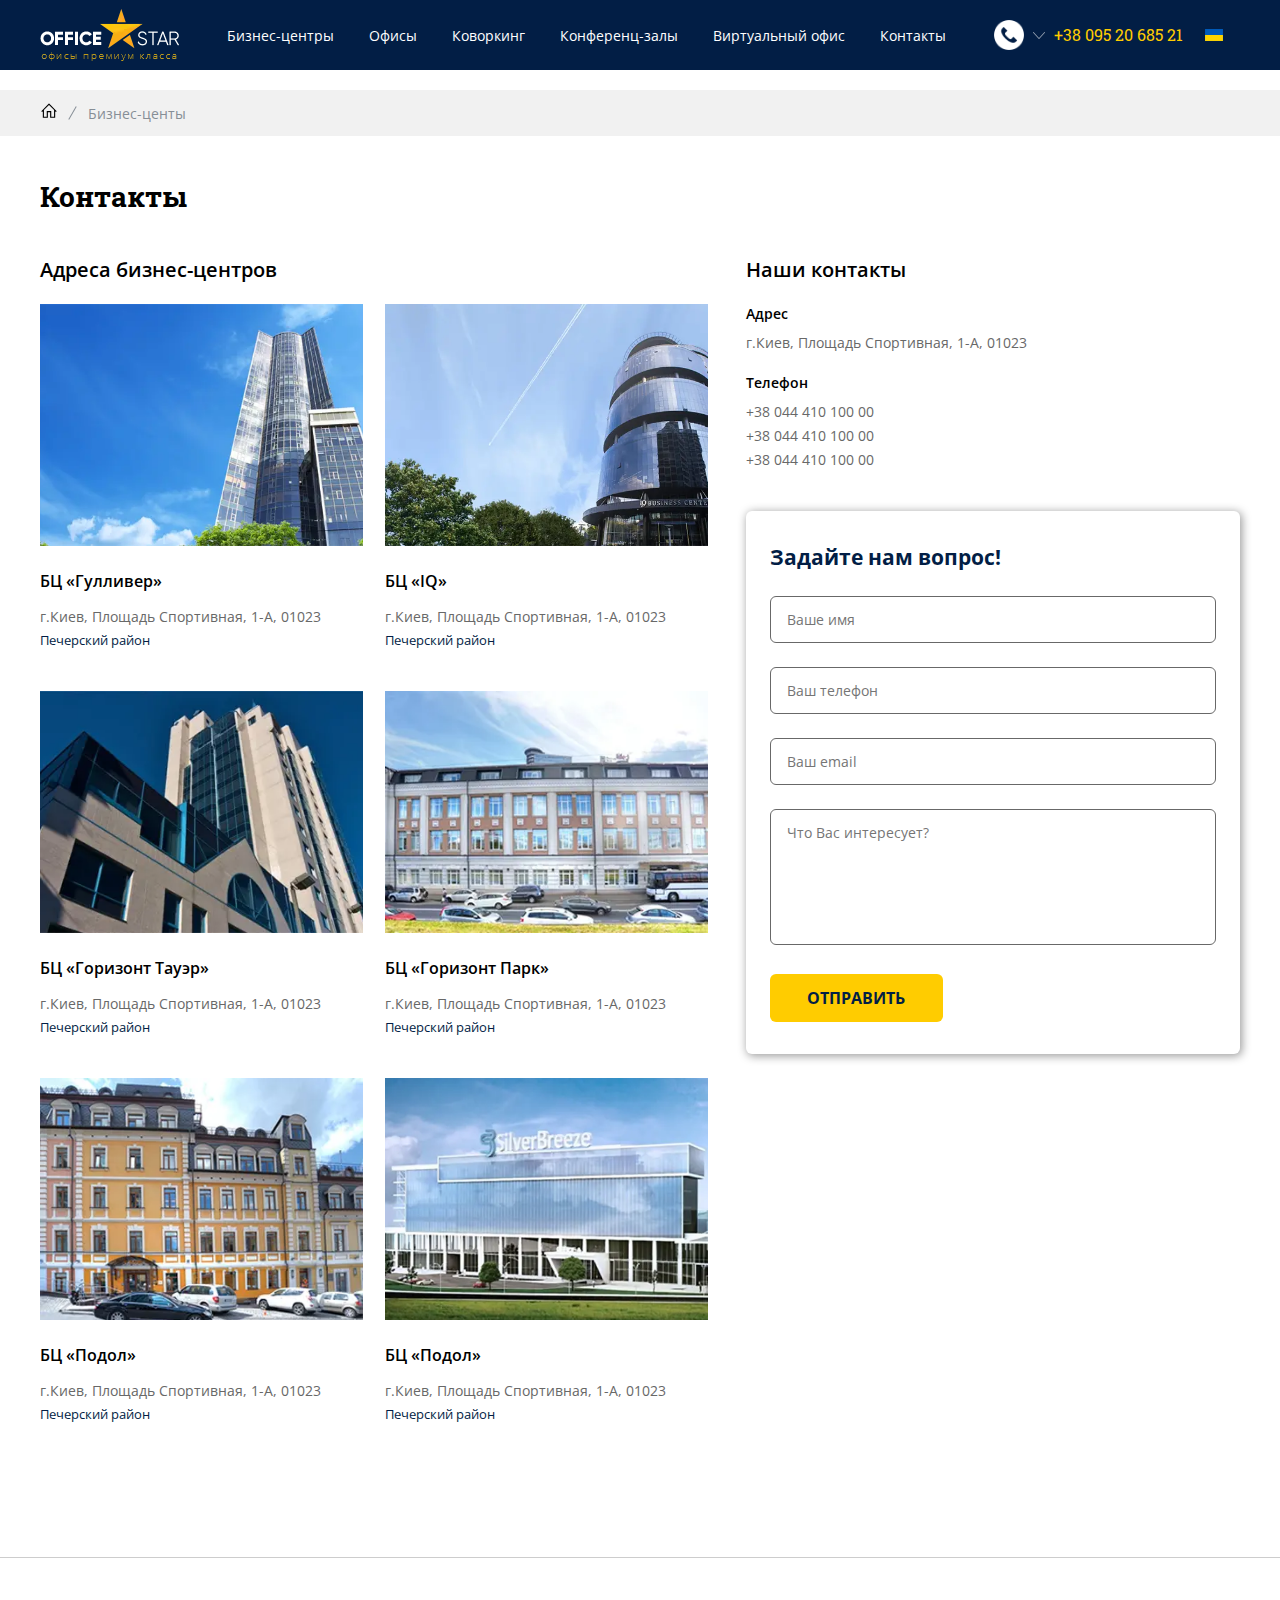
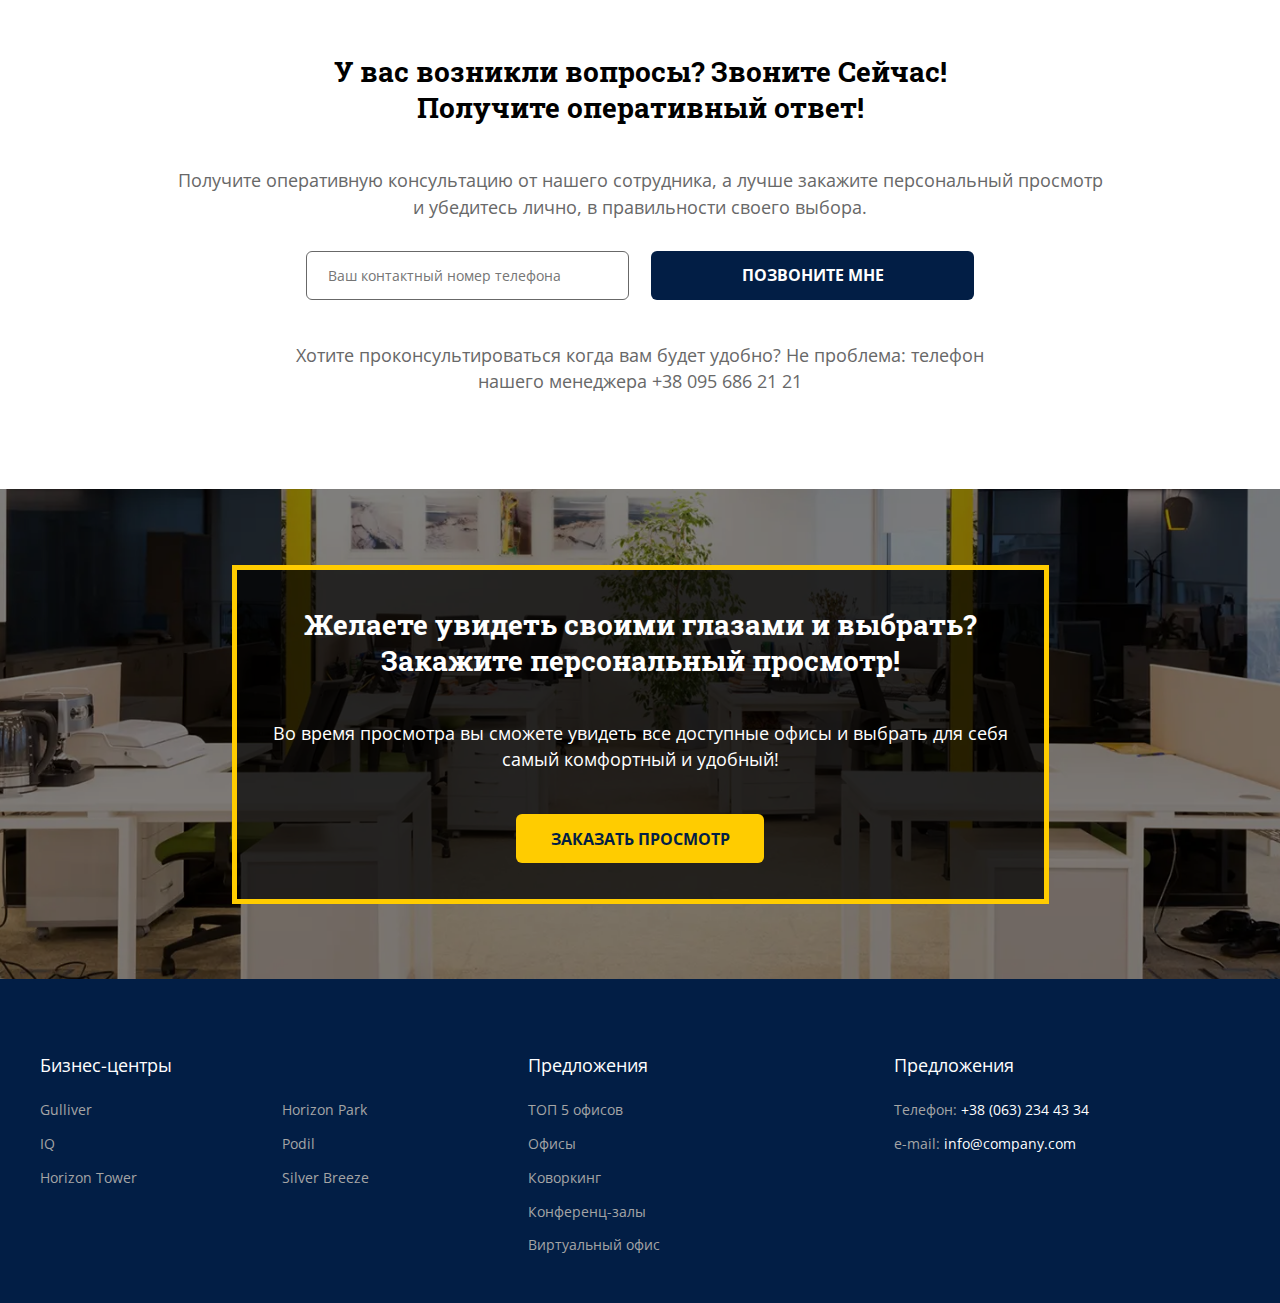
<file: contacts.html>
<!DOCTYPE html>
<html>

<head>
    <title>OfficeStar</title>
    <meta charset="UTF-8">
    <link rel="stylesheet" href="css/style.min.css?_v=20230418224024">
    <meta name="viewport" content="width=device-width, initial-scale=1.0, user-scalable=no">
</head>

<body>
    <div class="wrapper dark">
        <header class="header">
    <div class="header__container container">
        <div class="header__body">

            <div class="header__image">
                <a href="./" class="header__logo">
                    <picture><source srcset="img/Logo.webp" type="image/webp"><img src="img/Logo.png" alt="Logo"></picture>
                </a>
            </div>

            <div class="header__menu menu">
                <nav class="menu__body">
                    <ul class="menu__list">
                        <li class="menu__item">
                            <a href="centers.html" class="menu__link">Бизнес-центры</a>
                            <ul class="menu__sub-list">
                                <button class="menu__back" type="button">
                                    <svg>
                                        <use xlink: href="img/icons/icons.svg#back"></use>
                                    </svg>
                                </button>
                                <li class="menu__sub-item">
                                    <a href="#" class="menu__sub-link">
                                        <picture><source srcset="img/icons/center-icon.webp" type="image/webp"><img src="img/icons/center-icon.png" alt="Icon"></picture>
                                        IQ Business Center
                                    </a>
                                </li>
                                <li class="menu__sub-item">
                                    <a href="#" class="menu__sub-link">
                                        <picture><source srcset="img/icons/center-icon.webp" type="image/webp"><img src="img/icons/center-icon.png" alt="Icon"></picture>
                                        Horizon Tower
                                    </a>
                                </li>
                                <li class="menu__sub-item">
                                    <a href="#" class="menu__sub-link">
                                        <picture><source srcset="img/icons/center-icon.webp" type="image/webp"><img src="img/icons/center-icon.png" alt="Icon"></picture>
                                        Podil
                                    </a>
                                </li>
                                <li class="menu__sub-item">
                                    <a href="center.html" class="menu__sub-link">
                                        <picture><source srcset="img/icons/center-icon.webp" type="image/webp"><img src="img/icons/center-icon.png" alt="Icon"></picture>
                                        Gulliver
                                    </a>
                                </li>
                                <li class="menu__sub-item">
                                    <a href="#" class="menu__sub-link">
                                        <picture><source srcset="img/icons/center-icon.webp" type="image/webp"><img src="img/icons/center-icon.png" alt="Icon"></picture>
                                        Horizon Park
                                    </a>
                                </li>
                                <li class="menu__sub-item">
                                    <a href="#" class="menu__sub-link menu__sub-link_soon">
                                        <span>скоро</span>
                                        SilverBreeze
                                    </a>
                                </li>
                            </ul>
                        </li>
                        <li class="menu__item"><a href="offices.html" class="menu__link">Офисы</a></li>
                        <li class="menu__item"><a href="coworking.html" class="menu__link">Коворкинг</a></li>
                        <li class="menu__item"><a href="conference.html" class="menu__link">Конференц-залы</a></li>
                        <li class="menu__item"><a href="online.html" class="menu__link">Виртуальный офис</a></li>
                        <li class="menu__item"><a href="contacts.html" class="menu__link">Контакты</a></li>
                    </ul>
                </nav>
            </div>

            <div class="header__phones phones">
                <div class="phones__icon">
                    <picture><source srcset="img/icons/phone.webp" type="image/webp"><img src="img/icons/phone.png" alt="Phone"></picture>
                </div>
                <button class="phones__btn" type="button">
                    <picture><source srcset="img/icons/arrow-down.webp" type="image/webp"><img src="img/icons/arrow-down.png" alt=""></picture>
                </button>
                <div class="phones__body">
                    <ul class="phones__list">
                        <li class="phones__item">
                            <a href="tel:+380952068521" class="phones__link">+38 095 20 685 21</a>
                            <ul class="phones__sublist">
                                <li class="phones__subitem">
                                    <a href="tel:+380672068521" class="phones__link">+38 067 20 685 21</a>
                                </li>
                                <li class="phones__subitem">
                                    <a href="tel:+380632068521" class="phones__link">+38 063 20 685 21</a>
                                </li>
                            </ul>
                        </li>
                    </ul>
                </div>
            </div>

            <div class="header__lang lang">
                <div class="lang__select select-box">
                    <div class="options-container">
                        <div class="option">
                            <input type="radio" class="radio" id="ua" name="lang">
                            <label for="for id ua">
                                <svg>
                                    <use xlink: href="img/icons/icons.svg#ua"></use>
                                </svg>
                            </label>
                        </div>
                        <div class="option">
                            <input type="radio" class="radio" id="us" name="lang">
                            <label for="for id us">
                                <svg>
                                    <use xlink: href="img/icons/icons.svg#us"></use>
                                </svg>
                            </label>
                        </div>
                        <div class="option">
                            <input type="radio" class="radio" id="ru" name="lang">
                            <label for="for id ru">
                                <svg>
                                    <use xlink: href="img/icons/icons.svg#ru"></use>
                                </svg>
                            </label>
                        </div>
                    </div>
                    <div class="selected">
                        <svg>
                            <use xlink: href="img/icons/icons.svg#ua"></use>
                        </svg>
                    </div>
                </div>
            </div>

            <div class="menu__icon">
                <span></span>
            </div>

        </div>
    </div>
</header>

        <div class="page">
            <div class="page__contacts contacts">
                <section class="contacts__breadcrumbs breadcrumbs">
                    <div class="breadcrumbs__container container">
                        <div class="breadcrumbs__body">
                            <a href="/" class="breadcrumbs__link">
                                <svg>
                                    <use xlink: href="img/icons/icons.svg#home"></use>
                                </svg>
                            </a>
                            <a href="centers.html" class="breadcrumbs__link">Бизнес-центы</a>
                        </div>
                    </div>
                </section>
                <section class="contacts__main main-contacts">
                    <div class="main-contacts__container container">
                        <h1 class="main-contacts__title title">Контакты</h1>
                        <div class="main-contacts__body">
                            <div class="main-contacts__centers centers-contacts">
                                <h2 class="centers-contacts__title">Адреса бизнес-центров</h2>
                                <div class="centers-contacts__items">
                                    <div class="centers-contacts__item">
                                        <div class="centers-contacts__image">
                                            <picture><source srcset="img/centers/gulliver.webp" type="image/webp"><img src="img/centers/gulliver.jpg" alt="Gulliver"></picture>
                                        </div>
                                        <div class="centers-contacts__name">БЦ «Гулливер»</div>
                                        <div class="centers-contacts__address">г.Киев, Площадь Спортивная, 1-А, 01023
                                        </div>
                                        <div class="centers-contacts__district">Печерский район</div>
                                    </div>
                                    <div class="centers-contacts__item">
                                        <div class="centers-contacts__image">
                                            <picture><source srcset="img/centers/iq.webp" type="image/webp"><img src="img/centers/iq.jpg" alt="IQ"></picture>
                                        </div>
                                        <div class="centers-contacts__name">БЦ «IQ»</div>
                                        <div class="centers-contacts__address">г.Киев, Площадь Спортивная, 1-А, 01023
                                        </div>
                                        <div class="centers-contacts__district">Печерский район</div>
                                    </div>
                                    <div class="centers-contacts__item">
                                        <div class="centers-contacts__image">
                                            <picture><source srcset="img/centers/horizon-tower.webp" type="image/webp"><img src="img/centers/horizon-tower.jpg" alt="Horizon Tower"></picture>
                                        </div>
                                        <div class="centers-contacts__name">БЦ «Горизонт Тауэр»</div>
                                        <div class="centers-contacts__address">г.Киев, Площадь Спортивная, 1-А, 01023
                                        </div>
                                        <div class="centers-contacts__district">Печерский район</div>
                                    </div>
                                    <div class="centers-contacts__item">
                                        <div class="centers-contacts__image">
                                            <picture><source srcset="img/centers/horizon-park.webp" type="image/webp"><img src="img/centers/horizon-park.jpg" alt="Horizon Park"></picture>
                                        </div>
                                        <div class="centers-contacts__name">БЦ «Горизонт Парк»</div>
                                        <div class="centers-contacts__address">г.Киев, Площадь Спортивная, 1-А, 01023
                                        </div>
                                        <div class="centers-contacts__district">Печерский район</div>
                                    </div>
                                    <div class="centers-contacts__item">
                                        <div class="centers-contacts__image">
                                            <picture><source srcset="img/centers/podil.webp" type="image/webp"><img src="img/centers/podil.jpg" alt="Podil"></picture>
                                        </div>
                                        <div class="centers-contacts__name">БЦ «Подол»</div>
                                        <div class="centers-contacts__address">г.Киев, Площадь Спортивная, 1-А, 01023
                                        </div>
                                        <div class="centers-contacts__district">Печерский район</div>
                                    </div>
                                    <div class="centers-contacts__item">
                                        <div class="centers-contacts__image">
                                            <picture><source srcset="img/centers/silver-breeze.webp" type="image/webp"><img src="img/centers/silver-breeze.jpg" alt="Silver Breeze"></picture>
                                        </div>
                                        <div class="centers-contacts__name">БЦ «Подол»</div>
                                        <div class="centers-contacts__address">г.Киев, Площадь Спортивная, 1-А, 01023
                                        </div>
                                        <div class="centers-contacts__district">Печерский район</div>
                                    </div>
                                </div>
                            </div>
                            <div class="main-contacts__details details-contacts">
                                <h2 class="details-contacts__title">Наши контакты</h2>
                                <div class="details-contacts__address">
                                    <p>Адрес</p>
                                    <p>г.Киев, Площадь Спортивная, 1-А, 01023</p>
                                </div>
                                <div class="details-contacts__phones">
                                    <p>Телефон</p>
                                    <p>+38 044 410 100 00</p>
                                    <p>+38 044 410 100 00</p>
                                    <p>+38 044 410 100 00</p>
                                </div>
                                <form action="#" class="details-contacts__form form-contacts">
                                    <h2 class="form-contacts__title">Задайте нам вопрос!</h2>
                                    <input type="text" placeholder="Ваше имя">
                                    <input type="text" placeholder="Ваш телефон">
                                    <input type="text" placeholder="Ваш email">
                                    <textarea placeholder="Что Вас интересует?"></textarea>
                                    <button href="#done" class="form-contacts__btn btn_yellow popup-link"
                                        type="submit">Отправить</button>
                                </form>
                            </div>
                        </div>
                    </div>
                </section>
                <section class="contacts__call call">
                    <div class="call__container container">
                        <div class="call__body">
                            <h2 class="call__title">
                                <span>У вас возникли вопросы? Звоните Сейчас!</span>
                                <span>Получите оперативный ответ!</span>
                            </h2>
                            <div class="call__intro">
                                Получите оперативную консультацию от нашего сотрудника, а лучше закажите персональный
                                просмотр и
                                убедитесь лично, в правильности своего выбора.
                            </div>
                            <form action="#" class="call__form">
                                <div class="call__item">
                                    <input type="text" placeholder="Ваш контактный номер телефона">
                                </div>
                                <div class="call__item">
                                    <button href="#done" class="call__btn btn_blue popup-link" type="button">Позвоните
                                        мне</button>
                                </div>
                            </form>
                            <div class="call__outro">
                                Хотите проконсультироваться когда вам будет удобно? Не проблема: телефон нашего
                                менеджера +38
                                095 686 21 21
                            </div>
                        </div>
                    </div>
                </section>
                <section class="contacts__personal personal">
                    <div class="personal__bg">
                        <picture><source srcset="img/main/personal_bg.webp" type="image/webp"><img src="img/main/personal_bg.jpg" alt="Background"></picture>
                    </div>
                    <div class="personal__container container">
                        <div class="personal__body">
                            <h2 class="personal__title">
                                <span>Желаете увидеть своими глазами и выбрать?</span>
                                <span>Закажите персональный просмотр!</span>
                            </h2>
                            <div class="personal__desc">
                                Во время просмотра вы сможете увидеть все доступные офисы и выбрать для себя самый
                                комфортный и удобный!
                            </div>
                            <button href="#order" class="personal__btn btn_yellow popup-link" type="button">Заказать
                                просмотр</button>
                        </div>
                    </div>
                </section>
            </div>
        </div> <!-- page -->

        <footer class="footer">
    <div class="footer__container container">
        <div class="footer__body">
            <div class="footer__column">
                <h3 class="footer__title">Бизнес-центры</h3>
                <ul class="footer__list">
                    <li class="footer__item">
                        <a href="#" class="footer__link">
                            Gulliver
                        </a>
                    </li>
                    <li class="footer__item">
                        <a href="#" class="footer__link">
                            IQ
                        </a>
                    </li>
                    <li class="footer__item">
                        <a href="#" class="footer__link">
                            Horizon Tower
                        </a>
                    </li>
                    <li class="footer__item">
                        <a href="#" class="footer__link">
                            Horizon Park
                        </a>
                    </li>
                    <li class="footer__item">
                        <a href="#" class="footer__link">
                            Podil
                        </a>
                    </li>
                    <li class="footer__item">
                        <a href="#" class="footer__link">
                            Silver Breeze
                        </a>
                    </li>
                </ul>
            </div>
            <div class="footer__column">
                <h3 class="footer__title">Предложения</h3>
                <ul class="footer__list">
                    <li class="footer__item">
                        <a href="#" class="footer__link">
                            ТОП 5 офисов
                        </a>
                    </li>
                    <li class="footer__item">
                        <a href="#" class="footer__link">
                            Офисы
                        </a>
                    </li>
                    <li class="footer__item">
                        <a href="#" class="footer__link">
                            Коворкинг
                        </a>
                    </li>
                    <li class="footer__item">
                        <a href="#" class="footer__link">
                            Конференц-залы
                        </a>
                    </li>
                    <li class="footer__item">
                        <a href="#" class="footer__link">
                            Виртуальный офис
                        </a>
                    </li>
                </ul>
            </div>
            <div class="footer__column">
                <h3 class="footer__title">Предложения</h3>
                <ul class="footer__list">
                    <li class="footer__item">
                        <span>Телефон:</span>
                        <a href="tel:+380632344334" class="footer__link">
                            +38 (063) 234 43 34
                        </a>
                    </li>
                    <li class="footer__item">
                        <span>e-mail: </span>
                        <a href="mailto:info@company.com" class="footer__link">
                            info@company.com
                        </a>
                    </li>
                </ul>
            </div>
        </div>
    </div>
</footer>
        <div class="popup" id="order">
    <div class="popup__body">
        <div class="popup__content">
            <button class="close-popup" type="button">
                <svg>
                    <use xlink: href="img/icons/icons.svg#x-mark"></use>
                </svg>
            </button>
            <h2 class="popup__title title">Заказать просмотр офиса</h2>
            <div class="popup__name">Бизнес-центр «Gulliver», 17 этаж
            </div>
            <div class="popup__info">
                <div class="popup__address">г. Киев, Спортивная пл., 1a</div>
                <div class="popup__district">Печерский район</div>
            </div>
            <form action="#" class="popup__form form-popup">
                <div class="form-popup__block">
                    <div class="form-popup__image">
                        <picture><source srcset="img/offices/rooms/room1.webp" type="image/webp"><img src="img/offices/rooms/room1.jpg" alt="Image"></picture>
                    </div>
                    <div class="form-popup__fields">
                        <input type="text" placeholder="Ваше имя">
                        <input type="text" placeholder="Ваш телефон">
                        <input type="text" placeholder="Ваш email">
                    </div>
                </div>
                <textarea placeholder="Укажите Ваши пожелания"></textarea>
                <a href="#done" class="form-popup__btn btn_blue popup-link" type="submit">Заказать</a>
            </form>
        </div>
    </div>
</div>

<div class="popup" id="book">
    <div class="popup__body">
        <div class="popup__content">
            <button class="close-popup" type="button">
                <svg>
                    <use xlink: href="img/icons/icons.svg#x-mark"></use>
                </svg>
            </button>
            <h2 class="popup__title title">Забронировать конференц-зал</h2>
            <div class="popup__name">Бизнес-центр «Gulliver», 17 этаж
            </div>
            <div class="popup__info">
                <div class="popup__address">г. Киев, Спортивная пл., 1a</div>
                <div class="popup__district">Печерский район</div>
            </div>
            <form action="#" class="popup__form form-popup">
                <div class="form-popup__block">
                    <div class="form-popup__image">
                        <picture><source srcset="img/offices/rooms/room1.webp" type="image/webp"><img src="img/offices/rooms/room1.jpg" alt="Image"></picture>
                    </div>
                    <div class="form-popup__fields">
                        <input type="text" placeholder="Ваше имя">
                        <input type="text" placeholder="Ваш телефон">
                        <input type="text" placeholder="Ваш email">
                        <input type="text" placeholder="Дата">
                        <input type="text" placeholder="К-во человек (макс:23)">
                    </div>
                </div>
                <textarea placeholder="Укажите Ваши пожелания"></textarea>
                <a href="#done" class="form-popup__btn btn_blue popup-link" type="submit">Забронировать</a>
            </form>
        </div>
    </div>
</div>

<div class="popup" id="done">
    <div class="popup__body">
        <div class="popup__content">
            <button class="close-popup" type="button">
                <svg>
                    <use xlink: href="img/icons/icons.svg#x-mark"></use>
                </svg>
            </button>
            <h2 class="popup__title title">Спасибо</h2>
            <div class="popup__intro intro">
                Вы заказали просмотр офиса в Бизнес-центре <span>«Gulliver»</span>
            </div>
            <ul class="popup__details">
                <li class="popup__item">
                    <span>Адрес бизнес-центра:</span> г. Киев, Спортивная пл., 1a
                </li>
                <li class="popup__item">
                    <span>Район:</span> Печерский
                </li>
                <li class="popup__item">
                    <span>Этаж:</span> 17
                </li>
                <li class="popup__item">
                    <span>Номер офиса:</span> 408
                </li>
            </ul>
            <div class="popup__message">
                Если у Вас возникнут вопросы, наши менеджеры с радостью Вам помогут
                тел.: <a href="tel:+380956862121" class="popup__phone">+38 095 686 21 21</a>
            </div>
            <button type="button" class="popup__btn btn_blue close-popup">Хорошо</button>
        </div>
    </div>
</div>
    </div> <!-- wrapper -->
    <script src="js/app.min.js?_v=20230418224024"></script>
</body>

</html>
</file>
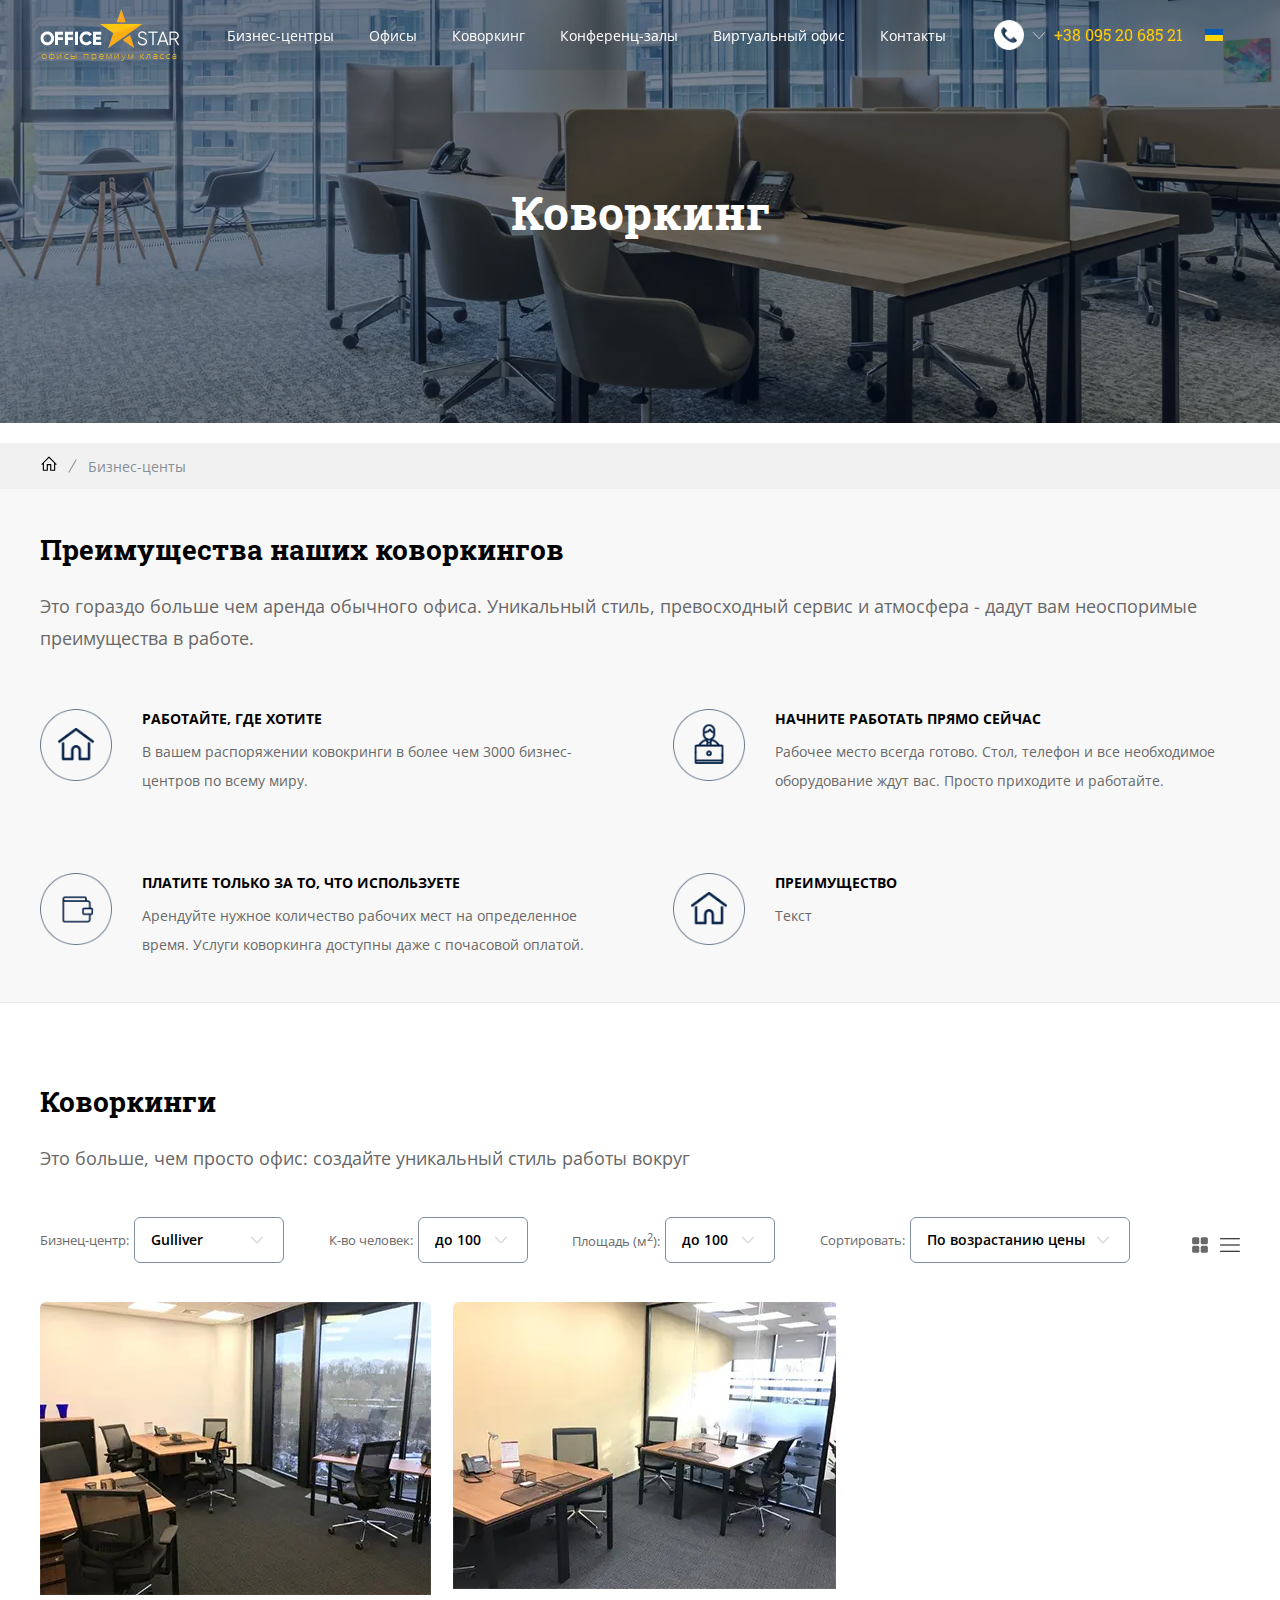
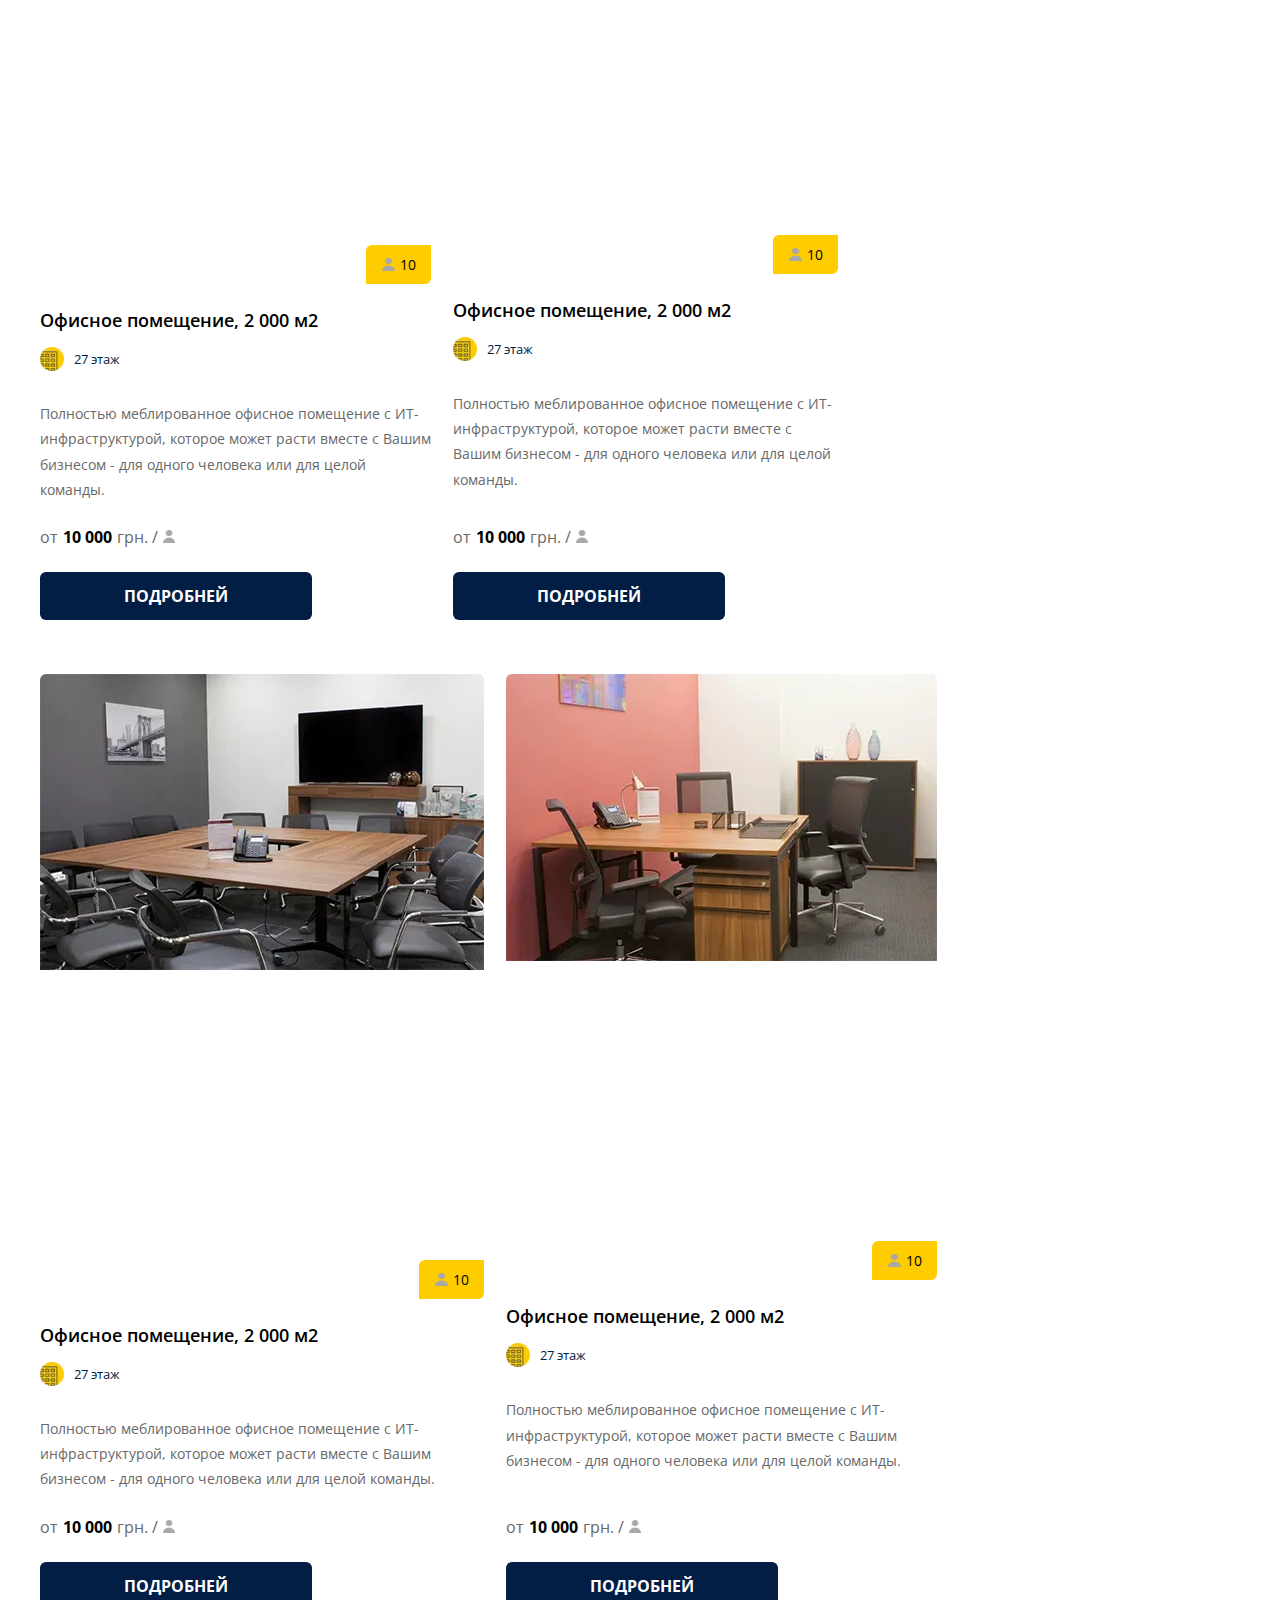
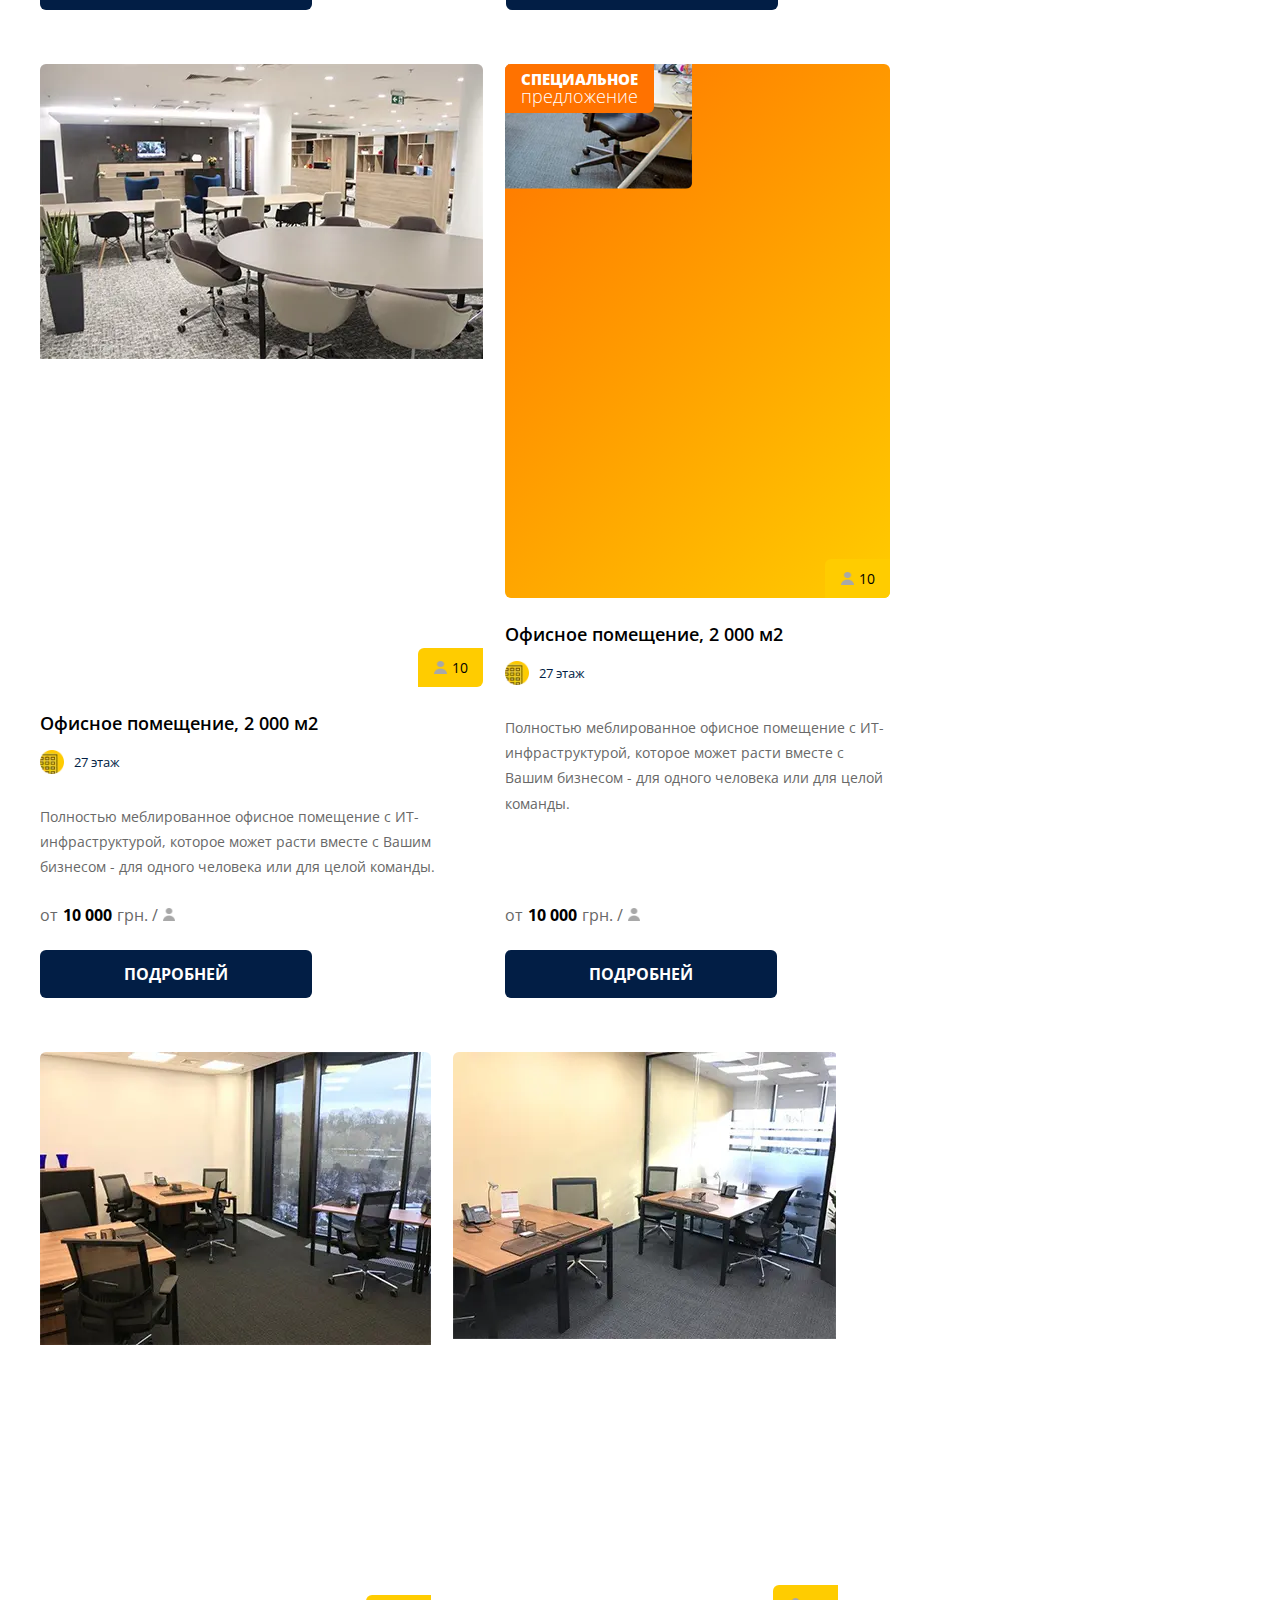
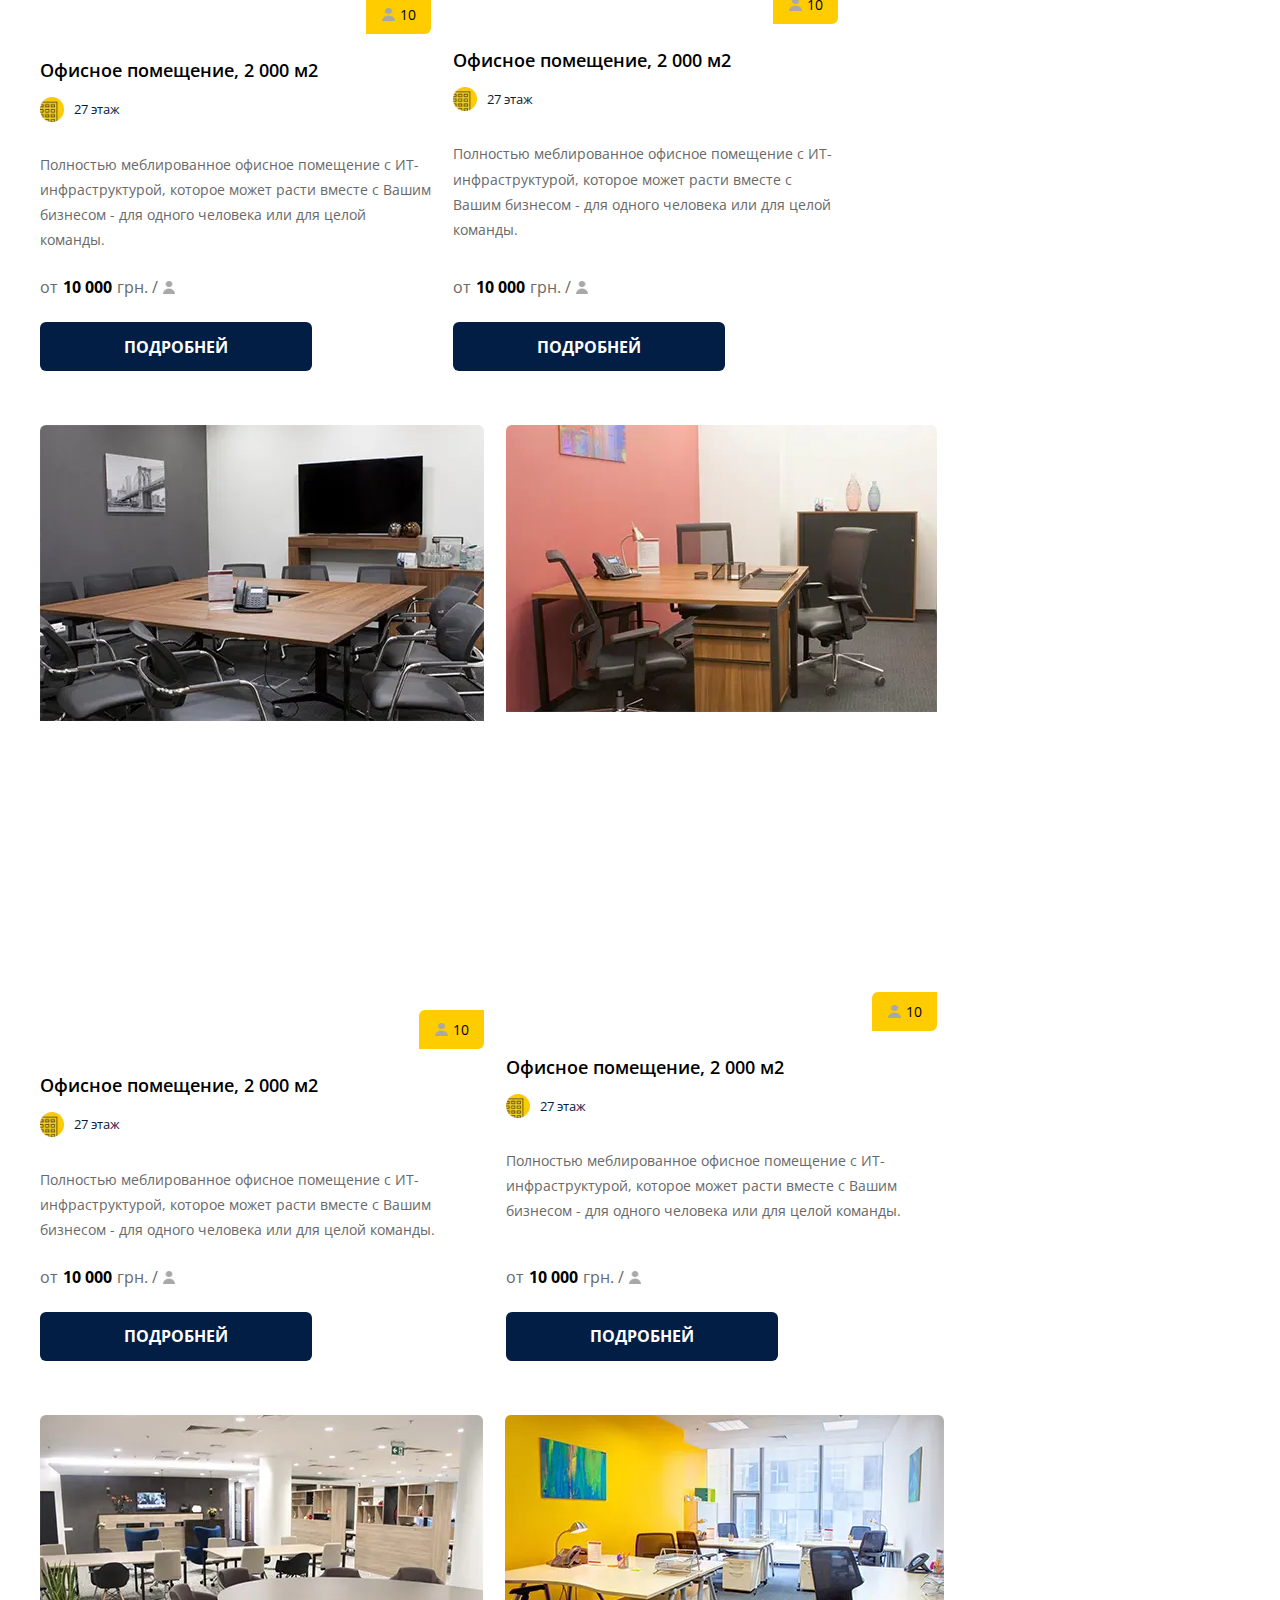
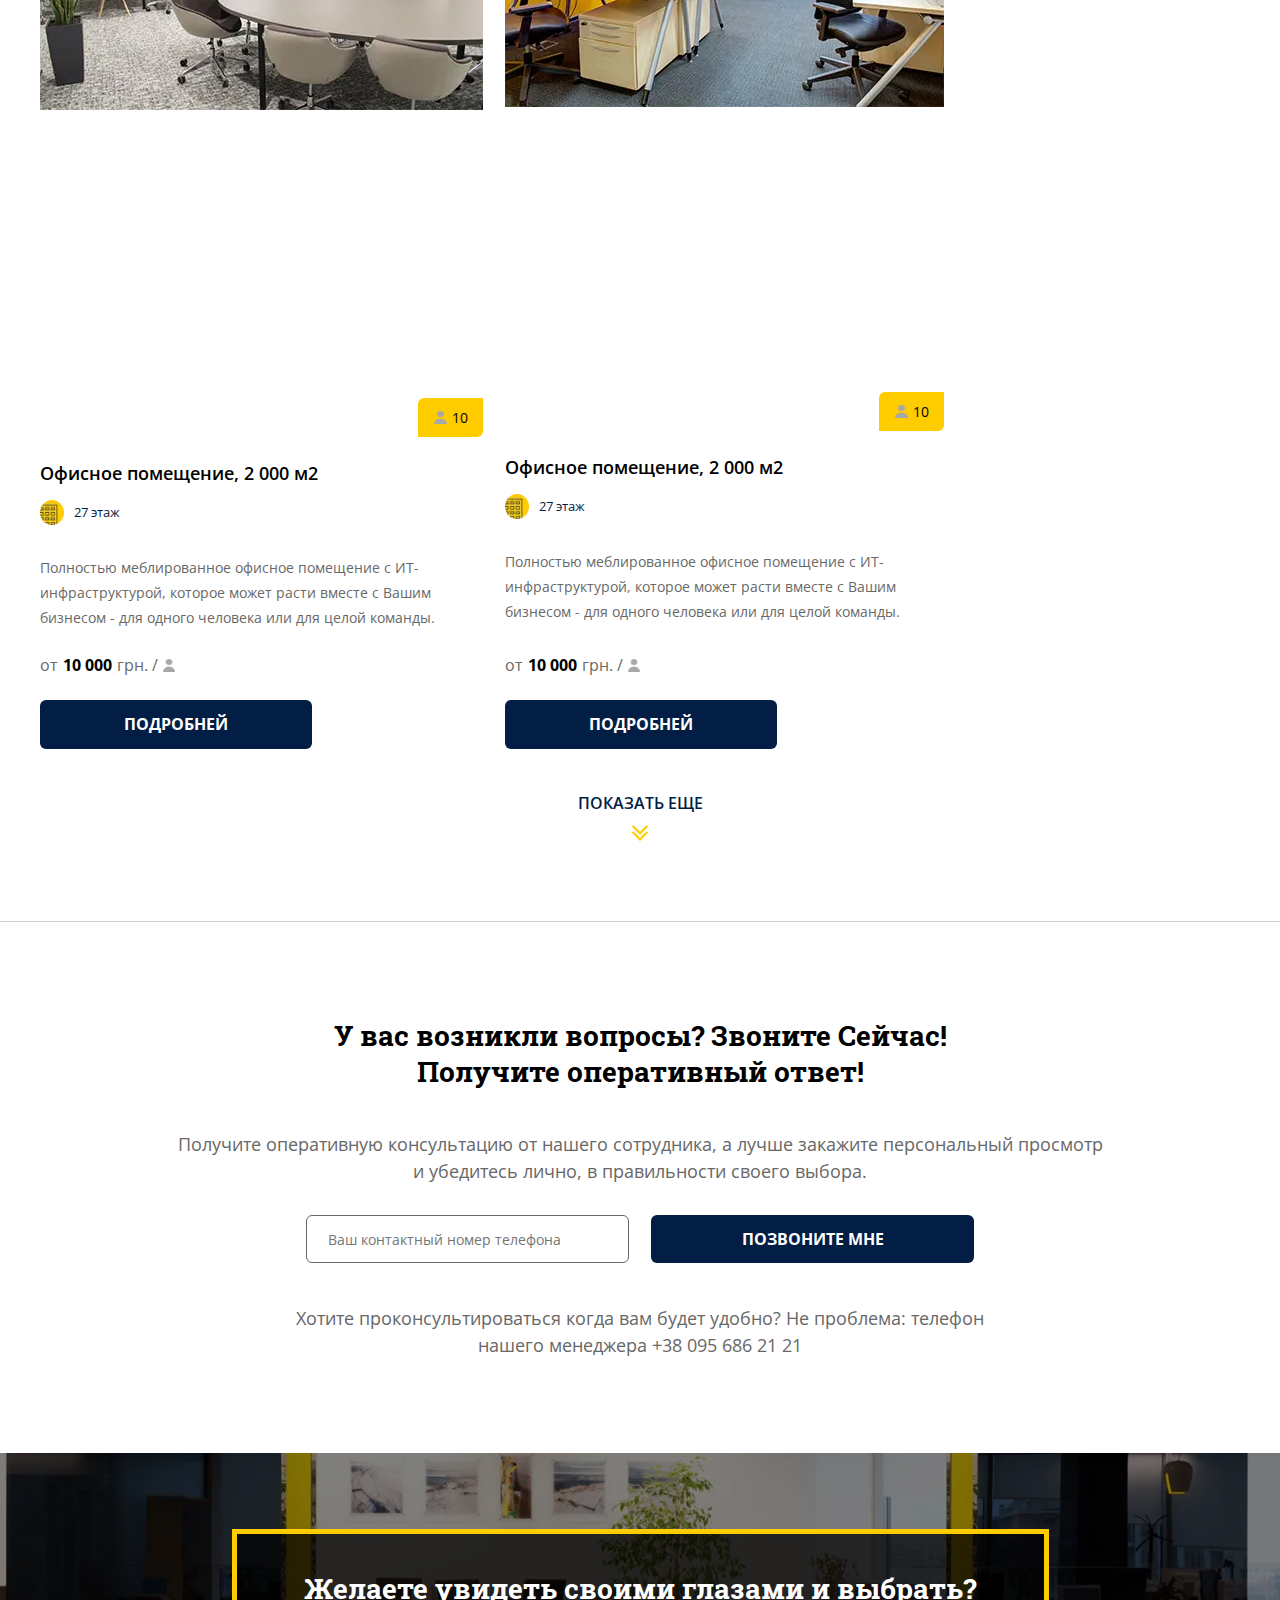
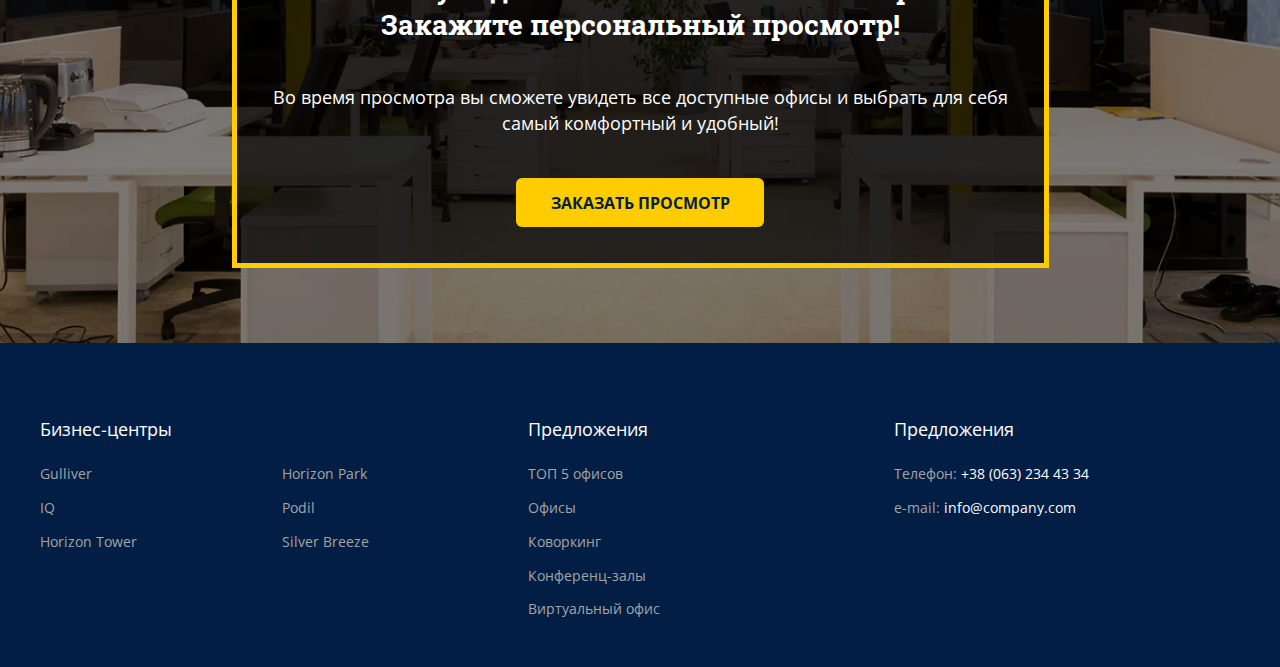
<file: coworking.html>
<!DOCTYPE html>
<html>

<head>
    <title>OfficeStar</title>
    <meta charset="UTF-8">
    <link rel="stylesheet" href="css/style.min.css?_v=20230418224024">
    <meta name="viewport" content="width=device-width, initial-scale=1.0, user-scalable=no">
</head>

<body>
    <div class="wrapper">
        <header class="header">
    <div class="header__container container">
        <div class="header__body">

            <div class="header__image">
                <a href="./" class="header__logo">
                    <picture><source srcset="img/Logo.webp" type="image/webp"><img src="img/Logo.png" alt="Logo"></picture>
                </a>
            </div>

            <div class="header__menu menu">
                <nav class="menu__body">
                    <ul class="menu__list">
                        <li class="menu__item">
                            <a href="centers.html" class="menu__link">Бизнес-центры</a>
                            <ul class="menu__sub-list">
                                <button class="menu__back" type="button">
                                    <svg>
                                        <use xlink: href="img/icons/icons.svg#back"></use>
                                    </svg>
                                </button>
                                <li class="menu__sub-item">
                                    <a href="#" class="menu__sub-link">
                                        <picture><source srcset="img/icons/center-icon.webp" type="image/webp"><img src="img/icons/center-icon.png" alt="Icon"></picture>
                                        IQ Business Center
                                    </a>
                                </li>
                                <li class="menu__sub-item">
                                    <a href="#" class="menu__sub-link">
                                        <picture><source srcset="img/icons/center-icon.webp" type="image/webp"><img src="img/icons/center-icon.png" alt="Icon"></picture>
                                        Horizon Tower
                                    </a>
                                </li>
                                <li class="menu__sub-item">
                                    <a href="#" class="menu__sub-link">
                                        <picture><source srcset="img/icons/center-icon.webp" type="image/webp"><img src="img/icons/center-icon.png" alt="Icon"></picture>
                                        Podil
                                    </a>
                                </li>
                                <li class="menu__sub-item">
                                    <a href="center.html" class="menu__sub-link">
                                        <picture><source srcset="img/icons/center-icon.webp" type="image/webp"><img src="img/icons/center-icon.png" alt="Icon"></picture>
                                        Gulliver
                                    </a>
                                </li>
                                <li class="menu__sub-item">
                                    <a href="#" class="menu__sub-link">
                                        <picture><source srcset="img/icons/center-icon.webp" type="image/webp"><img src="img/icons/center-icon.png" alt="Icon"></picture>
                                        Horizon Park
                                    </a>
                                </li>
                                <li class="menu__sub-item">
                                    <a href="#" class="menu__sub-link menu__sub-link_soon">
                                        <span>скоро</span>
                                        SilverBreeze
                                    </a>
                                </li>
                            </ul>
                        </li>
                        <li class="menu__item"><a href="offices.html" class="menu__link">Офисы</a></li>
                        <li class="menu__item"><a href="coworking.html" class="menu__link">Коворкинг</a></li>
                        <li class="menu__item"><a href="conference.html" class="menu__link">Конференц-залы</a></li>
                        <li class="menu__item"><a href="online.html" class="menu__link">Виртуальный офис</a></li>
                        <li class="menu__item"><a href="contacts.html" class="menu__link">Контакты</a></li>
                    </ul>
                </nav>
            </div>

            <div class="header__phones phones">
                <div class="phones__icon">
                    <picture><source srcset="img/icons/phone.webp" type="image/webp"><img src="img/icons/phone.png" alt="Phone"></picture>
                </div>
                <button class="phones__btn" type="button">
                    <picture><source srcset="img/icons/arrow-down.webp" type="image/webp"><img src="img/icons/arrow-down.png" alt=""></picture>
                </button>
                <div class="phones__body">
                    <ul class="phones__list">
                        <li class="phones__item">
                            <a href="tel:+380952068521" class="phones__link">+38 095 20 685 21</a>
                            <ul class="phones__sublist">
                                <li class="phones__subitem">
                                    <a href="tel:+380672068521" class="phones__link">+38 067 20 685 21</a>
                                </li>
                                <li class="phones__subitem">
                                    <a href="tel:+380632068521" class="phones__link">+38 063 20 685 21</a>
                                </li>
                            </ul>
                        </li>
                    </ul>
                </div>
            </div>

            <div class="header__lang lang">
                <div class="lang__select select-box">
                    <div class="options-container">
                        <div class="option">
                            <input type="radio" class="radio" id="ua" name="lang">
                            <label for="for id ua">
                                <svg>
                                    <use xlink: href="img/icons/icons.svg#ua"></use>
                                </svg>
                            </label>
                        </div>
                        <div class="option">
                            <input type="radio" class="radio" id="us" name="lang">
                            <label for="for id us">
                                <svg>
                                    <use xlink: href="img/icons/icons.svg#us"></use>
                                </svg>
                            </label>
                        </div>
                        <div class="option">
                            <input type="radio" class="radio" id="ru" name="lang">
                            <label for="for id ru">
                                <svg>
                                    <use xlink: href="img/icons/icons.svg#ru"></use>
                                </svg>
                            </label>
                        </div>
                    </div>
                    <div class="selected">
                        <svg>
                            <use xlink: href="img/icons/icons.svg#ua"></use>
                        </svg>
                    </div>
                </div>
            </div>

            <div class="menu__icon">
                <span></span>
            </div>

        </div>
    </div>
</header>

        <div class="page">
            <div class="page__coworking coworking">
                <section class="coworking__main main-coworking">
                    <div class="main-coworking__bg">
                        <picture><source srcset="img/coworking/bg.webp" type="image/webp"><img src="img/coworking/bg.jpg" alt="Background"></picture>
                    </div>
                    <div class="main-coworking__container container">
                        <div class="main-coworking__body">
                            <h1 class="main-coworking__title">Коворкинг</h1>
                        </div>
                    </div>
                </section>
                <section class="coworking__breadcrumbs breadcrumbs">
                    <div class="breadcrumbs__container container">
                        <div class="breadcrumbs__body">
                            <a href="/" class="breadcrumbs__link">
                                <svg>
                                    <use xlink: href="img/icons/icons.svg#home"></use>
                                </svg>
                            </a>
                            <a href="centers.html" class="breadcrumbs__link">Бизнес-центы</a>
                        </div>
                    </div>
                </section>
                <section class="coworking__plus plus">
                    <div class="plus__container container">
                        <div class="plus__body">
                            <h2 class="plus__title title">Преимущества наших коворкингов</h2>
                            <div class="plus__intro intro">Это гораздо больше чем аренда обычного офиса. Уникальный
                                стиль, превосходный сервис и атмосфера - дадут вам неоспоримые преимущества в работе.
                            </div>
                            <div class="plus__items">
                                <div class="plus__item">
                                    <div class="plus__icon">
                                        <picture><source srcset="img/coworking/icons/home.webp" type="image/webp"><img src="img/coworking/icons/home.png" alt="Icon"></picture>
                                    </div>
                                    <div class="plus__info">
                                        <div class="plus__name">
                                            Работайте, где хотите
                                        </div>
                                        <div class="plus__desc">
                                            В вашем распоряжении ковокринги в более чем 3000 бизнес-центров по всему
                                            миру.
                                        </div>
                                    </div>
                                </div>
                                <div class="plus__item">
                                    <div class="plus__icon">
                                        <picture><source srcset="img/coworking/icons/employee.webp" type="image/webp"><img src="img/coworking/icons/employee.png" alt="Icon"></picture>
                                    </div>
                                    <div class="plus__info">
                                        <div class="plus__name">
                                            Начните работать прямо сейчас
                                        </div>
                                        <div class="plus__desc">
                                            Рабочее место всегда готово. Стол, телефон и все необходимое оборудование
                                            ждут вас. Просто приходите и работайте.
                                        </div>
                                    </div>
                                </div>
                                <div class="plus__item">
                                    <div class="plus__icon">
                                        <picture><source srcset="img/coworking/icons/wallet.webp" type="image/webp"><img src="img/coworking/icons/wallet.png" alt="Icon"></picture>
                                    </div>
                                    <div class="plus__info">
                                        <div class="plus__name">
                                            Платите только за то, что используете
                                        </div>
                                        <div class="plus__desc">
                                            Арендуйте нужное количество рабочих мест на определенное время. Услуги
                                            коворкинга доступны даже с почасовой оплатой.
                                        </div>
                                    </div>
                                </div>
                                <div class="plus__item">
                                    <div class="plus__icon">
                                        <picture><source srcset="img/coworking/icons/home.webp" type="image/webp"><img src="img/coworking/icons/home.png" alt="Icon"></picture>
                                    </div>
                                    <div class="plus__info">
                                        <div class="plus__name">
                                            Преимущество
                                        </div>
                                        <div class="plus__desc">
                                            Текст
                                        </div>
                                    </div>
                                </div>
                            </div>
                        </div>
                    </div>
                </section>
                <section class="coworking__rooms rooms">
                    <div class="rooms__container container">
                        <div class="rooms__body">
                            <h2 class="rooms__title title">Коворкинги</h2>
                            <div class="rooms__intro intro">
                                Это больше, чем просто офис: создайте уникальный стиль
                                работы вокруг
                            </div>
                            <div class="rooms__filter filter">
                                <div class="filter__items">
                                    <div class="filter__item">
                                        <div class="filter__name">Бизнец-центр:</div>
                                        <div class="filter__select select-box">
                                            <div class="filter__options options-container">
                                                <div class="filter__option option">
                                                    <input type="radio" class="filter__radio radio" id="gulliver"
                                                        name="center">
                                                    <label for="for gulliver">Gulliver</label>
                                                </div>
                                                <div class="filter__option option">
                                                    <input type="radio" class="filter__radio radio" id="horizon-park"
                                                        name="center">
                                                    <label for="for horizon-park">Horizon-park</label>
                                                </div>
                                                <div class="filter__option option">
                                                    <input type="radio" class="filter__radio radio" id="horizon-tower"
                                                        name="center">
                                                    <label for="for horizon-tower">Horizon-tower</label>
                                                </div>
                                                <div class="filter__option option">
                                                    <input type="radio" class="filter__radio radio" id="iq"
                                                        name="center">
                                                    <label for="for iq">IQ</label>
                                                </div>
                                                <div class="filter__option option">
                                                    <input type="radio" class="filter__radio radio" id="podil"
                                                        name="center">
                                                    <label for="for podil">Podil</label>
                                                </div>
                                            </div>
                                            <div class="filter__selected selected">
                                                Gulliver
                                            </div>
                                        </div>
                                    </div>
                                    <div class="filter__item">
                                        <div class="filter__name">К-во человек:</div>
                                        <div class="filter__select select-box">
                                            <div class="filter__options options-container">
                                                <div class="filter__option option">
                                                    <input type="radio" class="filter__radio radio" id="people-one"
                                                        name="center">
                                                    <label for="for people-one">до 100</label>
                                                </div>
                                                <div class="filter__option option">
                                                    <input type="radio" class="filter__radio radio" id="people-two"
                                                        name="center">
                                                    <label for="for people-two">до 200</label>
                                                </div>
                                                <div class="filter__option option">
                                                    <input type="radio" class="filter__radio radio" id="people-three"
                                                        name="center">
                                                    <label for="for people-three">до 300</label>
                                                </div>
                                                <div class="filter__option option">
                                                    <input type="radio" class="filter__radio radio" id="people-five"
                                                        name="center">
                                                    <label for="for people-five">до 500</label>
                                                </div>
                                            </div>
                                            <div class="filter__selected selected">
                                                до 100
                                            </div>
                                        </div>
                                    </div>
                                    <div class="filter__item">
                                        <div class="filter__name">Площадь (м<sup>2</sup>):</div>
                                        <div class="filter__select select-box">
                                            <div class="filter__options options-container">
                                                <div class="filter__option option">
                                                    <input type="radio" class="filter__radio radio" id="space-one"
                                                        name="center">
                                                    <label for="for space-one">до 100</label>
                                                </div>
                                                <div class="filter__option option">
                                                    <input type="radio" class="filter__radio radio" id="space-two"
                                                        name="center">
                                                    <label for="for space-one">до 200</label>
                                                </div>
                                                <div class="filter__option option">
                                                    <input type="radio" class="filter__radio radio" id="space-three"
                                                        name="center">
                                                    <label for="for space-three">до 300</label>
                                                </div>
                                                <div class="filter__option option">
                                                    <input type="radio" class="filter__radio radio" id="space-five"
                                                        name="center">
                                                    <label for="for space-five">до 500</label>
                                                </div>
                                            </div>
                                            <div class="filter__selected selected">
                                                до 100
                                            </div>
                                        </div>
                                    </div>
                                    <div class="filter__item">
                                        <div class="filter__name">Сортировать:</div>
                                        <div class="filter__select select-box">
                                            <div class="filter__options options-container">
                                                <div class="filter__option option">
                                                    <input type="radio" class="filter__radio radio" id="price-up"
                                                        name="center">
                                                    <label for="for price-up">По возрастанию цены</label>
                                                </div>
                                                <div class="filter__option option">
                                                    <input type="radio" class="filter__radio radio" id="price-down"
                                                        name="center">
                                                    <label for="for price-down">По убыванию цены</label>
                                                </div>
                                            </div>
                                            <div class="filter__selected selected">
                                                По возрастанию цены
                                            </div>
                                        </div>
                                    </div>
                                </div>
                                <div class="filter__btns">
                                    <button class="filter__btn filter__btn_grid active" type="button">
                                        <svg>
                                            <use xlink: href="img/icons/icons.svg#grid"></use>
                                        </svg>
                                    </button>
                                    <button class="filter__btn filter__btn_list" type="button">
                                        <svg>
                                            <use xlink: href="img/icons/icons.svg#list"></use>
                                        </svg>
                                    </button>
                                </div>
                            </div>
                            <div class="rooms__items">
                                <div class="rooms__item">
                                    <div class="rooms__part rooms__part_one">
                                        <div class="rooms__image">
                                            <picture><source srcset="img/offices/rooms/room1.webp" type="image/webp"><img src="img/offices/rooms/room1.jpg" alt="Room"></picture>
                                            <div class="rooms__people">
                                                <picture><source srcset="img/icons/user.webp" type="image/webp"><img src="img/icons/user.png" alt="Icon"></picture>
                                                <span>10</span>
                                            </div>
                                        </div>
                                        <div class="rooms__contacts">
                                            <h3 class="rooms__name">Офисное помещение, 2 000 м2</h3>
                                            <div class="rooms__address">г. Киев, Спортивная пл., 1a</div>
                                            <div class="rooms__district">Печерский район</div>
                                        </div>
                                    </div>
                                    <div class="rooms__part rooms__part_two">
                                        <div class="rooms__features">
                                            <div class="rooms__feature">
                                                <div class="rooms__icon">
                                                    <picture><source srcset="img/icons/building.webp" type="image/webp"><img src="img/icons/building.png" alt="Icon"></picture>
                                                </div>
                                                <div class="rooms__property">27 этаж</div>
                                            </div>
                                            <div class="rooms__feature">
                                                <div class="rooms__icon">
                                                    <picture><source srcset="img/icons/building.webp" type="image/webp"><img src="img/icons/building.png" alt="Icon"></picture>
                                                </div>
                                                <div class="rooms__property">27 этаж</div>
                                            </div>
                                            <div class="rooms__feature">
                                                <div class="rooms__icon">
                                                    <picture><source srcset="img/icons/building.webp" type="image/webp"><img src="img/icons/building.png" alt="Icon"></picture>
                                                </div>
                                                <div class="rooms__property">27 этаж</div>
                                            </div>
                                            <div class="rooms__feature">
                                                <div class="rooms__icon">
                                                    <picture><source srcset="img/icons/building.webp" type="image/webp"><img src="img/icons/building.png" alt="Icon"></picture>
                                                </div>
                                                <div class="rooms__property">27 этаж</div>
                                            </div>
                                        </div>
                                        <div class="rooms__desc">
                                            Полностью меблированное офисное помещение с ИТ-инфраструктурой, которое
                                            может
                                            расти вместе с Вашим бизнесом - для одного человека или для целой команды.
                                        </div>
                                        <div class="rooms__price">
                                            от <span>10 000</span> грн. /
                                            <picture><source srcset="img/icons/user.webp" type="image/webp"><img src="img/icons/user.png" alt="Icon"></picture>
                                        </div>
                                        <a href="#" class="rooms__btn btn_blue">Подробней</a>
                                    </div>
                                </div>
                                <div class="rooms__item">
                                    <div class="rooms__part rooms__part_one">
                                        <div class="rooms__image">
                                            <picture><source srcset="img/offices/rooms/room2.webp" type="image/webp"><img src="img/offices/rooms/room2.jpg" alt="Room"></picture>
                                            <div class="rooms__people">
                                                <picture><source srcset="img/icons/user.webp" type="image/webp"><img src="img/icons/user.png" alt="Icon"></picture>
                                                <span>10</span>
                                            </div>
                                        </div>
                                        <div class="rooms__contacts">
                                            <h3 class="rooms__name">Офисное помещение, 2 000 м2</h3>
                                            <div class="rooms__address">г. Киев, Спортивная пл., 1a</div>
                                            <div class="rooms__district">Печерский район</div>
                                        </div>
                                    </div>
                                    <div class="rooms__part rooms__part_two">
                                        <div class="rooms__features">
                                            <div class="rooms__feature">
                                                <div class="rooms__icon">
                                                    <picture><source srcset="img/icons/building.webp" type="image/webp"><img src="img/icons/building.png" alt="Icon"></picture>
                                                </div>
                                                <div class="rooms__property">27 этаж</div>
                                            </div>
                                            <div class="rooms__feature">
                                                <div class="rooms__icon">
                                                    <picture><source srcset="img/icons/building.webp" type="image/webp"><img src="img/icons/building.png" alt="Icon"></picture>
                                                </div>
                                                <div class="rooms__property">27 этаж</div>
                                            </div>
                                            <div class="rooms__feature">
                                                <div class="rooms__icon">
                                                    <picture><source srcset="img/icons/building.webp" type="image/webp"><img src="img/icons/building.png" alt="Icon"></picture>
                                                </div>
                                                <div class="rooms__property">27 этаж</div>
                                            </div>
                                            <div class="rooms__feature">
                                                <div class="rooms__icon">
                                                    <picture><source srcset="img/icons/building.webp" type="image/webp"><img src="img/icons/building.png" alt="Icon"></picture>
                                                </div>
                                                <div class="rooms__property">27 этаж</div>
                                            </div>
                                        </div>
                                        <div class="rooms__desc">
                                            Полностью меблированное офисное помещение с ИТ-инфраструктурой, которое
                                            может
                                            расти вместе с Вашим бизнесом - для одного человека или для целой команды.
                                        </div>
                                        <div class="rooms__price">
                                            от <span>10 000</span> грн. /
                                            <picture><source srcset="img/icons/user.webp" type="image/webp"><img src="img/icons/user.png" alt="Icon"></picture>
                                        </div>
                                        <a href="#" class="rooms__btn btn_blue">Подробней</a>
                                    </div>
                                </div>
                                <div class="rooms__item">
                                    <div class="rooms__part rooms__part_one">
                                        <div class="rooms__image">
                                            <picture><source srcset="img/offices/rooms/room3.webp" type="image/webp"><img src="img/offices/rooms/room3.jpg" alt="Room"></picture>
                                            <div class="rooms__people">
                                                <picture><source srcset="img/icons/user.webp" type="image/webp"><img src="img/icons/user.png" alt="Icon"></picture>
                                                <span>10</span>
                                            </div>
                                        </div>
                                        <div class="rooms__contacts">
                                            <h3 class="rooms__name">Офисное помещение, 2 000 м2</h3>
                                            <div class="rooms__address">г. Киев, Спортивная пл., 1a</div>
                                            <div class="rooms__district">Печерский район</div>
                                        </div>
                                    </div>
                                    <div class="rooms__part rooms__part_two">
                                        <div class="rooms__features">
                                            <div class="rooms__feature">
                                                <div class="rooms__icon">
                                                    <picture><source srcset="img/icons/building.webp" type="image/webp"><img src="img/icons/building.png" alt="Icon"></picture>
                                                </div>
                                                <div class="rooms__property">27 этаж</div>
                                            </div>
                                            <div class="rooms__feature">
                                                <div class="rooms__icon">
                                                    <picture><source srcset="img/icons/building.webp" type="image/webp"><img src="img/icons/building.png" alt="Icon"></picture>
                                                </div>
                                                <div class="rooms__property">27 этаж</div>
                                            </div>
                                            <div class="rooms__feature">
                                                <div class="rooms__icon">
                                                    <picture><source srcset="img/icons/building.webp" type="image/webp"><img src="img/icons/building.png" alt="Icon"></picture>
                                                </div>
                                                <div class="rooms__property">27 этаж</div>
                                            </div>
                                            <div class="rooms__feature">
                                                <div class="rooms__icon">
                                                    <picture><source srcset="img/icons/building.webp" type="image/webp"><img src="img/icons/building.png" alt="Icon"></picture>
                                                </div>
                                                <div class="rooms__property">27 этаж</div>
                                            </div>
                                        </div>
                                        <div class="rooms__desc">
                                            Полностью меблированное офисное помещение с ИТ-инфраструктурой, которое
                                            может
                                            расти вместе с Вашим бизнесом - для одного человека или для целой команды.
                                        </div>
                                        <div class="rooms__price">
                                            от <span>10 000</span> грн. /
                                            <picture><source srcset="img/icons/user.webp" type="image/webp"><img src="img/icons/user.png" alt="Icon"></picture>
                                        </div>
                                        <a href="#" class="rooms__btn btn_blue">Подробней</a>
                                    </div>
                                </div>
                                <div class="rooms__item">
                                    <div class="rooms__part rooms__part_one">
                                        <div class="rooms__image">
                                            <picture><source srcset="img/offices/rooms/room4.webp" type="image/webp"><img src="img/offices/rooms/room4.jpg" alt="Room"></picture>
                                            <div class="rooms__people">
                                                <picture><source srcset="img/icons/user.webp" type="image/webp"><img src="img/icons/user.png" alt="Icon"></picture>
                                                <span>10</span>
                                            </div>
                                        </div>
                                        <div class="rooms__contacts">
                                            <h3 class="rooms__name">Офисное помещение, 2 000 м2</h3>
                                            <div class="rooms__address">г. Киев, Спортивная пл., 1a</div>
                                            <div class="rooms__district">Печерский район</div>
                                        </div>
                                    </div>
                                    <div class="rooms__part rooms__part_two">
                                        <div class="rooms__features">
                                            <div class="rooms__feature">
                                                <div class="rooms__icon">
                                                    <picture><source srcset="img/icons/building.webp" type="image/webp"><img src="img/icons/building.png" alt="Icon"></picture>
                                                </div>
                                                <div class="rooms__property">27 этаж</div>
                                            </div>
                                            <div class="rooms__feature">
                                                <div class="rooms__icon">
                                                    <picture><source srcset="img/icons/building.webp" type="image/webp"><img src="img/icons/building.png" alt="Icon"></picture>
                                                </div>
                                                <div class="rooms__property">27 этаж</div>
                                            </div>
                                            <div class="rooms__feature">
                                                <div class="rooms__icon">
                                                    <picture><source srcset="img/icons/building.webp" type="image/webp"><img src="img/icons/building.png" alt="Icon"></picture>
                                                </div>
                                                <div class="rooms__property">27 этаж</div>
                                            </div>
                                            <div class="rooms__feature">
                                                <div class="rooms__icon">
                                                    <picture><source srcset="img/icons/building.webp" type="image/webp"><img src="img/icons/building.png" alt="Icon"></picture>
                                                </div>
                                                <div class="rooms__property">27 этаж</div>
                                            </div>
                                        </div>
                                        <div class="rooms__desc">
                                            Полностью меблированное офисное помещение с ИТ-инфраструктурой, которое
                                            может
                                            расти вместе с Вашим бизнесом - для одного человека или для целой команды.
                                        </div>
                                        <div class="rooms__price">
                                            от <span>10 000</span> грн. /
                                            <picture><source srcset="img/icons/user.webp" type="image/webp"><img src="img/icons/user.png" alt="Icon"></picture>
                                        </div>
                                        <a href="#" class="rooms__btn btn_blue">Подробней</a>
                                    </div>
                                </div>
                                <div class="rooms__item">
                                    <div class="rooms__part rooms__part_one">
                                        <div class="rooms__image">
                                            <picture><source srcset="img/offices/rooms/room5.webp" type="image/webp"><img src="img/offices/rooms/room5.jpg" alt="Room"></picture>
                                            <div class="rooms__people">
                                                <picture><source srcset="img/icons/user.webp" type="image/webp"><img src="img/icons/user.png" alt="Icon"></picture>
                                                <span>10</span>
                                            </div>
                                        </div>
                                        <div class="rooms__contacts">
                                            <h3 class="rooms__name">Офисное помещение, 2 000 м2</h3>
                                            <div class="rooms__address">г. Киев, Спортивная пл., 1a</div>
                                            <div class="rooms__district">Печерский район</div>
                                        </div>
                                    </div>
                                    <div class="rooms__part rooms__part_two">
                                        <div class="rooms__features">
                                            <div class="rooms__feature">
                                                <div class="rooms__icon">
                                                    <picture><source srcset="img/icons/building.webp" type="image/webp"><img src="img/icons/building.png" alt="Icon"></picture>
                                                </div>
                                                <div class="rooms__property">27 этаж</div>
                                            </div>
                                            <div class="rooms__feature">
                                                <div class="rooms__icon">
                                                    <picture><source srcset="img/icons/building.webp" type="image/webp"><img src="img/icons/building.png" alt="Icon"></picture>
                                                </div>
                                                <div class="rooms__property">27 этаж</div>
                                            </div>
                                            <div class="rooms__feature">
                                                <div class="rooms__icon">
                                                    <picture><source srcset="img/icons/building.webp" type="image/webp"><img src="img/icons/building.png" alt="Icon"></picture>
                                                </div>
                                                <div class="rooms__property">27 этаж</div>
                                            </div>
                                            <div class="rooms__feature">
                                                <div class="rooms__icon">
                                                    <picture><source srcset="img/icons/building.webp" type="image/webp"><img src="img/icons/building.png" alt="Icon"></picture>
                                                </div>
                                                <div class="rooms__property">27 этаж</div>
                                            </div>
                                        </div>
                                        <div class="rooms__desc">
                                            Полностью меблированное офисное помещение с ИТ-инфраструктурой, которое
                                            может
                                            расти вместе с Вашим бизнесом - для одного человека или для целой команды.
                                        </div>
                                        <div class="rooms__price">
                                            от <span>10 000</span> грн. /
                                            <picture><source srcset="img/icons/user.webp" type="image/webp"><img src="img/icons/user.png" alt="Icon"></picture>
                                        </div>
                                        <a href="#" class="rooms__btn btn_blue">Подробней</a>
                                    </div>
                                </div>
                                <div class="rooms__item rooms__item_cpecial">
                                    <div class="rooms__part rooms__part_one">
                                        <div class="rooms__image">
                                            <div class="rooms__special">
                                                <span>Специальное</span>
                                                <span>предложение</span>
                                            </div>
                                            <picture><source srcset="img/offices/rooms/room6.webp" type="image/webp"><img src="img/offices/rooms/room6.jpg" alt="Room"></picture>
                                            <div class="rooms__people">
                                                <picture><source srcset="img/icons/user.webp" type="image/webp"><img src="img/icons/user.png" alt="Icon"></picture>
                                                <span>10</span>
                                            </div>
                                        </div>
                                        <div class="rooms__contacts">
                                            <h3 class="rooms__name">Офисное помещение, 2 000 м2</h3>
                                            <div class="rooms__address">г. Киев, Спортивная пл., 1a</div>
                                            <div class="rooms__district">Печерский район</div>
                                        </div>
                                    </div>
                                    <div class="rooms__part rooms__part_two">
                                        <div class="rooms__features">
                                            <div class="rooms__feature">
                                                <div class="rooms__icon">
                                                    <picture><source srcset="img/icons/building.webp" type="image/webp"><img src="img/icons/building.png" alt="Icon"></picture>
                                                </div>
                                                <div class="rooms__property">27 этаж</div>
                                            </div>
                                            <div class="rooms__feature">
                                                <div class="rooms__icon">
                                                    <picture><source srcset="img/icons/building.webp" type="image/webp"><img src="img/icons/building.png" alt="Icon"></picture>
                                                </div>
                                                <div class="rooms__property">27 этаж</div>
                                            </div>
                                            <div class="rooms__feature">
                                                <div class="rooms__icon">
                                                    <picture><source srcset="img/icons/building.webp" type="image/webp"><img src="img/icons/building.png" alt="Icon"></picture>
                                                </div>
                                                <div class="rooms__property">27 этаж</div>
                                            </div>
                                            <div class="rooms__feature">
                                                <div class="rooms__icon">
                                                    <picture><source srcset="img/icons/building.webp" type="image/webp"><img src="img/icons/building.png" alt="Icon"></picture>
                                                </div>
                                                <div class="rooms__property">27 этаж</div>
                                            </div>
                                        </div>
                                        <div class="rooms__desc">
                                            Полностью меблированное офисное помещение с ИТ-инфраструктурой, которое
                                            может
                                            расти вместе с Вашим бизнесом - для одного человека или для целой команды.
                                        </div>
                                        <div class="rooms__price">
                                            от <span>10 000</span> грн. /
                                            <picture><source srcset="img/icons/user.webp" type="image/webp"><img src="img/icons/user.png" alt="Icon"></picture>
                                        </div>
                                        <a href="#" class="rooms__btn btn_blue">Подробней</a>
                                    </div>
                                </div>
                                <div class="rooms__item">
                                    <div class="rooms__part rooms__part_one">
                                        <div class="rooms__image">
                                            <picture><source srcset="img/offices/rooms/room1.webp" type="image/webp"><img src="img/offices/rooms/room1.jpg" alt="Room"></picture>
                                            <div class="rooms__people">
                                                <picture><source srcset="img/icons/user.webp" type="image/webp"><img src="img/icons/user.png" alt="Icon"></picture>
                                                <span>10</span>
                                            </div>
                                        </div>
                                        <div class="rooms__contacts">
                                            <h3 class="rooms__name">Офисное помещение, 2 000 м2</h3>
                                            <div class="rooms__address">г. Киев, Спортивная пл., 1a</div>
                                            <div class="rooms__district">Печерский район</div>
                                        </div>
                                    </div>
                                    <div class="rooms__part rooms__part_two">
                                        <div class="rooms__features">
                                            <div class="rooms__feature">
                                                <div class="rooms__icon">
                                                    <picture><source srcset="img/icons/building.webp" type="image/webp"><img src="img/icons/building.png" alt="Icon"></picture>
                                                </div>
                                                <div class="rooms__property">27 этаж</div>
                                            </div>
                                            <div class="rooms__feature">
                                                <div class="rooms__icon">
                                                    <picture><source srcset="img/icons/building.webp" type="image/webp"><img src="img/icons/building.png" alt="Icon"></picture>
                                                </div>
                                                <div class="rooms__property">27 этаж</div>
                                            </div>
                                            <div class="rooms__feature">
                                                <div class="rooms__icon">
                                                    <picture><source srcset="img/icons/building.webp" type="image/webp"><img src="img/icons/building.png" alt="Icon"></picture>
                                                </div>
                                                <div class="rooms__property">27 этаж</div>
                                            </div>
                                            <div class="rooms__feature">
                                                <div class="rooms__icon">
                                                    <picture><source srcset="img/icons/building.webp" type="image/webp"><img src="img/icons/building.png" alt="Icon"></picture>
                                                </div>
                                                <div class="rooms__property">27 этаж</div>
                                            </div>
                                        </div>
                                        <div class="rooms__desc">
                                            Полностью меблированное офисное помещение с ИТ-инфраструктурой, которое
                                            может
                                            расти вместе с Вашим бизнесом - для одного человека или для целой команды.
                                        </div>
                                        <div class="rooms__price">
                                            от <span>10 000</span> грн. /
                                            <picture><source srcset="img/icons/user.webp" type="image/webp"><img src="img/icons/user.png" alt="Icon"></picture>
                                        </div>
                                        <a href="#" class="rooms__btn btn_blue">Подробней</a>
                                    </div>
                                </div>
                                <div class="rooms__item">
                                    <div class="rooms__part rooms__part_one">
                                        <div class="rooms__image">
                                            <picture><source srcset="img/offices/rooms/room2.webp" type="image/webp"><img src="img/offices/rooms/room2.jpg" alt="Room"></picture>
                                            <div class="rooms__people">
                                                <picture><source srcset="img/icons/user.webp" type="image/webp"><img src="img/icons/user.png" alt="Icon"></picture>
                                                <span>10</span>
                                            </div>
                                        </div>
                                        <div class="rooms__contacts">
                                            <h3 class="rooms__name">Офисное помещение, 2 000 м2</h3>
                                            <div class="rooms__address">г. Киев, Спортивная пл., 1a</div>
                                            <div class="rooms__district">Печерский район</div>
                                        </div>
                                    </div>
                                    <div class="rooms__part rooms__part_two">
                                        <div class="rooms__features">
                                            <div class="rooms__feature">
                                                <div class="rooms__icon">
                                                    <picture><source srcset="img/icons/building.webp" type="image/webp"><img src="img/icons/building.png" alt="Icon"></picture>
                                                </div>
                                                <div class="rooms__property">27 этаж</div>
                                            </div>
                                            <div class="rooms__feature">
                                                <div class="rooms__icon">
                                                    <picture><source srcset="img/icons/building.webp" type="image/webp"><img src="img/icons/building.png" alt="Icon"></picture>
                                                </div>
                                                <div class="rooms__property">27 этаж</div>
                                            </div>
                                            <div class="rooms__feature">
                                                <div class="rooms__icon">
                                                    <picture><source srcset="img/icons/building.webp" type="image/webp"><img src="img/icons/building.png" alt="Icon"></picture>
                                                </div>
                                                <div class="rooms__property">27 этаж</div>
                                            </div>
                                            <div class="rooms__feature">
                                                <div class="rooms__icon">
                                                    <picture><source srcset="img/icons/building.webp" type="image/webp"><img src="img/icons/building.png" alt="Icon"></picture>
                                                </div>
                                                <div class="rooms__property">27 этаж</div>
                                            </div>
                                        </div>
                                        <div class="rooms__desc">
                                            Полностью меблированное офисное помещение с ИТ-инфраструктурой, которое
                                            может
                                            расти вместе с Вашим бизнесом - для одного человека или для целой команды.
                                        </div>
                                        <div class="rooms__price">
                                            от <span>10 000</span> грн. /
                                            <picture><source srcset="img/icons/user.webp" type="image/webp"><img src="img/icons/user.png" alt="Icon"></picture>
                                        </div>
                                        <a href="#" class="rooms__btn btn_blue">Подробней</a>
                                    </div>
                                </div>
                                <div class="rooms__item">
                                    <div class="rooms__part rooms__part_one">
                                        <div class="rooms__image">
                                            <picture><source srcset="img/offices/rooms/room3.webp" type="image/webp"><img src="img/offices/rooms/room3.jpg" alt="Room"></picture>
                                            <div class="rooms__people">
                                                <picture><source srcset="img/icons/user.webp" type="image/webp"><img src="img/icons/user.png" alt="Icon"></picture>
                                                <span>10</span>
                                            </div>
                                        </div>
                                        <div class="rooms__contacts">
                                            <h3 class="rooms__name">Офисное помещение, 2 000 м2</h3>
                                            <div class="rooms__address">г. Киев, Спортивная пл., 1a</div>
                                            <div class="rooms__district">Печерский район</div>
                                        </div>
                                    </div>
                                    <div class="rooms__part rooms__part_two">
                                        <div class="rooms__features">
                                            <div class="rooms__feature">
                                                <div class="rooms__icon">
                                                    <picture><source srcset="img/icons/building.webp" type="image/webp"><img src="img/icons/building.png" alt="Icon"></picture>
                                                </div>
                                                <div class="rooms__property">27 этаж</div>
                                            </div>
                                            <div class="rooms__feature">
                                                <div class="rooms__icon">
                                                    <picture><source srcset="img/icons/building.webp" type="image/webp"><img src="img/icons/building.png" alt="Icon"></picture>
                                                </div>
                                                <div class="rooms__property">27 этаж</div>
                                            </div>
                                            <div class="rooms__feature">
                                                <div class="rooms__icon">
                                                    <picture><source srcset="img/icons/building.webp" type="image/webp"><img src="img/icons/building.png" alt="Icon"></picture>
                                                </div>
                                                <div class="rooms__property">27 этаж</div>
                                            </div>
                                            <div class="rooms__feature">
                                                <div class="rooms__icon">
                                                    <picture><source srcset="img/icons/building.webp" type="image/webp"><img src="img/icons/building.png" alt="Icon"></picture>
                                                </div>
                                                <div class="rooms__property">27 этаж</div>
                                            </div>
                                        </div>
                                        <div class="rooms__desc">
                                            Полностью меблированное офисное помещение с ИТ-инфраструктурой, которое
                                            может
                                            расти вместе с Вашим бизнесом - для одного человека или для целой команды.
                                        </div>
                                        <div class="rooms__price">
                                            от <span>10 000</span> грн. /
                                            <picture><source srcset="img/icons/user.webp" type="image/webp"><img src="img/icons/user.png" alt="Icon"></picture>
                                        </div>
                                        <a href="#" class="rooms__btn btn_blue">Подробней</a>
                                    </div>
                                </div>
                                <div class="rooms__item">
                                    <div class="rooms__part rooms__part_one">
                                        <div class="rooms__image">
                                            <picture><source srcset="img/offices/rooms/room4.webp" type="image/webp"><img src="img/offices/rooms/room4.jpg" alt="Room"></picture>
                                            <div class="rooms__people">
                                                <picture><source srcset="img/icons/user.webp" type="image/webp"><img src="img/icons/user.png" alt="Icon"></picture>
                                                <span>10</span>
                                            </div>
                                        </div>
                                        <div class="rooms__contacts">
                                            <h3 class="rooms__name">Офисное помещение, 2 000 м2</h3>
                                            <div class="rooms__address">г. Киев, Спортивная пл., 1a</div>
                                            <div class="rooms__district">Печерский район</div>
                                        </div>
                                    </div>
                                    <div class="rooms__part rooms__part_two">
                                        <div class="rooms__features">
                                            <div class="rooms__feature">
                                                <div class="rooms__icon">
                                                    <picture><source srcset="img/icons/building.webp" type="image/webp"><img src="img/icons/building.png" alt="Icon"></picture>
                                                </div>
                                                <div class="rooms__property">27 этаж</div>
                                            </div>
                                            <div class="rooms__feature">
                                                <div class="rooms__icon">
                                                    <picture><source srcset="img/icons/building.webp" type="image/webp"><img src="img/icons/building.png" alt="Icon"></picture>
                                                </div>
                                                <div class="rooms__property">27 этаж</div>
                                            </div>
                                            <div class="rooms__feature">
                                                <div class="rooms__icon">
                                                    <picture><source srcset="img/icons/building.webp" type="image/webp"><img src="img/icons/building.png" alt="Icon"></picture>
                                                </div>
                                                <div class="rooms__property">27 этаж</div>
                                            </div>
                                            <div class="rooms__feature">
                                                <div class="rooms__icon">
                                                    <picture><source srcset="img/icons/building.webp" type="image/webp"><img src="img/icons/building.png" alt="Icon"></picture>
                                                </div>
                                                <div class="rooms__property">27 этаж</div>
                                            </div>
                                        </div>
                                        <div class="rooms__desc">
                                            Полностью меблированное офисное помещение с ИТ-инфраструктурой, которое
                                            может
                                            расти вместе с Вашим бизнесом - для одного человека или для целой команды.
                                        </div>
                                        <div class="rooms__price">
                                            от <span>10 000</span> грн. /
                                            <picture><source srcset="img/icons/user.webp" type="image/webp"><img src="img/icons/user.png" alt="Icon"></picture>
                                        </div>
                                        <a href="#" class="rooms__btn btn_blue">Подробней</a>
                                    </div>
                                </div>
                                <div class="rooms__item">
                                    <div class="rooms__part rooms__part_one">
                                        <div class="rooms__image">
                                            <picture><source srcset="img/offices/rooms/room5.webp" type="image/webp"><img src="img/offices/rooms/room5.jpg" alt="Room"></picture>
                                            <div class="rooms__people">
                                                <picture><source srcset="img/icons/user.webp" type="image/webp"><img src="img/icons/user.png" alt="Icon"></picture>
                                                <span>10</span>
                                            </div>
                                        </div>
                                        <div class="rooms__contacts">
                                            <h3 class="rooms__name">Офисное помещение, 2 000 м2</h3>
                                            <div class="rooms__address">г. Киев, Спортивная пл., 1a</div>
                                            <div class="rooms__district">Печерский район</div>
                                        </div>
                                    </div>
                                    <div class="rooms__part rooms__part_two">
                                        <div class="rooms__features">
                                            <div class="rooms__feature">
                                                <div class="rooms__icon">
                                                    <picture><source srcset="img/icons/building.webp" type="image/webp"><img src="img/icons/building.png" alt="Icon"></picture>
                                                </div>
                                                <div class="rooms__property">27 этаж</div>
                                            </div>
                                            <div class="rooms__feature">
                                                <div class="rooms__icon">
                                                    <picture><source srcset="img/icons/building.webp" type="image/webp"><img src="img/icons/building.png" alt="Icon"></picture>
                                                </div>
                                                <div class="rooms__property">27 этаж</div>
                                            </div>
                                            <div class="rooms__feature">
                                                <div class="rooms__icon">
                                                    <picture><source srcset="img/icons/building.webp" type="image/webp"><img src="img/icons/building.png" alt="Icon"></picture>
                                                </div>
                                                <div class="rooms__property">27 этаж</div>
                                            </div>
                                            <div class="rooms__feature">
                                                <div class="rooms__icon">
                                                    <picture><source srcset="img/icons/building.webp" type="image/webp"><img src="img/icons/building.png" alt="Icon"></picture>
                                                </div>
                                                <div class="rooms__property">27 этаж</div>
                                            </div>
                                        </div>
                                        <div class="rooms__desc">
                                            Полностью меблированное офисное помещение с ИТ-инфраструктурой, которое
                                            может
                                            расти вместе с Вашим бизнесом - для одного человека или для целой команды.
                                        </div>
                                        <div class="rooms__price">
                                            от <span>10 000</span> грн. /
                                            <picture><source srcset="img/icons/user.webp" type="image/webp"><img src="img/icons/user.png" alt="Icon"></picture>
                                        </div>
                                        <a href="#" class="rooms__btn btn_blue">Подробней</a>
                                    </div>
                                </div>
                                <div class="rooms__item">
                                    <div class="rooms__part rooms__part_one">
                                        <div class="rooms__image">
                                            <picture><source srcset="img/offices/rooms/room6.webp" type="image/webp"><img src="img/offices/rooms/room6.jpg" alt="Room"></picture>
                                            <div class="rooms__people">
                                                <picture><source srcset="img/icons/user.webp" type="image/webp"><img src="img/icons/user.png" alt="Icon"></picture>
                                                <span>10</span>
                                            </div>
                                        </div>
                                        <div class="rooms__contacts">
                                            <h3 class="rooms__name">Офисное помещение, 2 000 м2</h3>
                                            <div class="rooms__address">г. Киев, Спортивная пл., 1a</div>
                                            <div class="rooms__district">Печерский район</div>
                                        </div>
                                    </div>
                                    <div class="rooms__part rooms__part_two">
                                        <div class="rooms__features">
                                            <div class="rooms__feature">
                                                <div class="rooms__icon">
                                                    <picture><source srcset="img/icons/building.webp" type="image/webp"><img src="img/icons/building.png" alt="Icon"></picture>
                                                </div>
                                                <div class="rooms__property">27 этаж</div>
                                            </div>
                                            <div class="rooms__feature">
                                                <div class="rooms__icon">
                                                    <picture><source srcset="img/icons/building.webp" type="image/webp"><img src="img/icons/building.png" alt="Icon"></picture>
                                                </div>
                                                <div class="rooms__property">27 этаж</div>
                                            </div>
                                            <div class="rooms__feature">
                                                <div class="rooms__icon">
                                                    <picture><source srcset="img/icons/building.webp" type="image/webp"><img src="img/icons/building.png" alt="Icon"></picture>
                                                </div>
                                                <div class="rooms__property">27 этаж</div>
                                            </div>
                                            <div class="rooms__feature">
                                                <div class="rooms__icon">
                                                    <picture><source srcset="img/icons/building.webp" type="image/webp"><img src="img/icons/building.png" alt="Icon"></picture>
                                                </div>
                                                <div class="rooms__property">27 этаж</div>
                                            </div>
                                        </div>
                                        <div class="rooms__desc">
                                            Полностью меблированное офисное помещение с ИТ-инфраструктурой, которое
                                            может
                                            расти вместе с Вашим бизнесом - для одного человека или для целой команды.
                                        </div>
                                        <div class="rooms__price">
                                            от <span>10 000</span> грн. /
                                            <picture><source srcset="img/icons/user.webp" type="image/webp"><img src="img/icons/user.png" alt="Icon"></picture>
                                        </div>
                                        <a href="#" class="rooms__btn btn_blue">Подробней</a>
                                    </div>
                                </div>
                            </div>
                            <button class="rooms__more" type="button">
                                Показать еще
                                <picture><source srcset="img/icons/double-angle-pointing-to-right.webp" type="image/webp"><img src="img/icons/double-angle-pointing-to-right.png" alt="Icon"></picture>
                            </button>
                        </div>
                    </div>
                </section>
                <section class="coworking__call call">
                    <div class="call__container container">
                        <div class="call__body">
                            <h2 class="call__title">
                                <span>У вас возникли вопросы? Звоните Сейчас!</span>
                                <span>Получите оперативный ответ!</span>
                            </h2>
                            <div class="call__intro">
                                Получите оперативную консультацию от нашего сотрудника, а лучше закажите персональный
                                просмотр и
                                убедитесь лично, в правильности своего выбора.
                            </div>
                            <form action="#" class="call__form">
                                <div class="call__item">
                                    <input type="text" placeholder="Ваш контактный номер телефона">
                                </div>
                                <div class="call__item">
                                    <button href="#done" class="call__btn btn_blue popup-link" type="button">Позвоните
                                        мне</button>
                                </div>
                            </form>
                            <div class="call__outro">
                                Хотите проконсультироваться когда вам будет удобно? Не проблема: телефон нашего
                                менеджера +38
                                095 686 21 21
                            </div>
                        </div>
                    </div>
                </section>
                <section class="coworking__personal personal">
                    <div class="personal__bg">
                        <picture><source srcset="img/main/personal_bg.webp" type="image/webp"><img src="img/main/personal_bg.jpg" alt="Background"></picture>
                    </div>
                    <div class="personal__container container">
                        <div class="personal__body">
                            <h2 class="personal__title">
                                <span>Желаете увидеть своими глазами и выбрать?</span>
                                <span>Закажите персональный просмотр!</span>
                            </h2>
                            <div class="personal__desc">
                                Во время просмотра вы сможете увидеть все доступные офисы и выбрать для себя самый
                                комфортный и удобный!
                            </div>
                            <button href="#order" class="personal__btn btn_yellow popup-link" type="button">Заказать
                                просмотр</button>
                        </div>
                    </div>
                </section>
            </div>
        </div> <!-- page -->

        <footer class="footer">
    <div class="footer__container container">
        <div class="footer__body">
            <div class="footer__column">
                <h3 class="footer__title">Бизнес-центры</h3>
                <ul class="footer__list">
                    <li class="footer__item">
                        <a href="#" class="footer__link">
                            Gulliver
                        </a>
                    </li>
                    <li class="footer__item">
                        <a href="#" class="footer__link">
                            IQ
                        </a>
                    </li>
                    <li class="footer__item">
                        <a href="#" class="footer__link">
                            Horizon Tower
                        </a>
                    </li>
                    <li class="footer__item">
                        <a href="#" class="footer__link">
                            Horizon Park
                        </a>
                    </li>
                    <li class="footer__item">
                        <a href="#" class="footer__link">
                            Podil
                        </a>
                    </li>
                    <li class="footer__item">
                        <a href="#" class="footer__link">
                            Silver Breeze
                        </a>
                    </li>
                </ul>
            </div>
            <div class="footer__column">
                <h3 class="footer__title">Предложения</h3>
                <ul class="footer__list">
                    <li class="footer__item">
                        <a href="#" class="footer__link">
                            ТОП 5 офисов
                        </a>
                    </li>
                    <li class="footer__item">
                        <a href="#" class="footer__link">
                            Офисы
                        </a>
                    </li>
                    <li class="footer__item">
                        <a href="#" class="footer__link">
                            Коворкинг
                        </a>
                    </li>
                    <li class="footer__item">
                        <a href="#" class="footer__link">
                            Конференц-залы
                        </a>
                    </li>
                    <li class="footer__item">
                        <a href="#" class="footer__link">
                            Виртуальный офис
                        </a>
                    </li>
                </ul>
            </div>
            <div class="footer__column">
                <h3 class="footer__title">Предложения</h3>
                <ul class="footer__list">
                    <li class="footer__item">
                        <span>Телефон:</span>
                        <a href="tel:+380632344334" class="footer__link">
                            +38 (063) 234 43 34
                        </a>
                    </li>
                    <li class="footer__item">
                        <span>e-mail: </span>
                        <a href="mailto:info@company.com" class="footer__link">
                            info@company.com
                        </a>
                    </li>
                </ul>
            </div>
        </div>
    </div>
</footer>
        <div class="popup" id="order">
    <div class="popup__body">
        <div class="popup__content">
            <button class="close-popup" type="button">
                <svg>
                    <use xlink: href="img/icons/icons.svg#x-mark"></use>
                </svg>
            </button>
            <h2 class="popup__title title">Заказать просмотр офиса</h2>
            <div class="popup__name">Бизнес-центр «Gulliver», 17 этаж
            </div>
            <div class="popup__info">
                <div class="popup__address">г. Киев, Спортивная пл., 1a</div>
                <div class="popup__district">Печерский район</div>
            </div>
            <form action="#" class="popup__form form-popup">
                <div class="form-popup__block">
                    <div class="form-popup__image">
                        <picture><source srcset="img/offices/rooms/room1.webp" type="image/webp"><img src="img/offices/rooms/room1.jpg" alt="Image"></picture>
                    </div>
                    <div class="form-popup__fields">
                        <input type="text" placeholder="Ваше имя">
                        <input type="text" placeholder="Ваш телефон">
                        <input type="text" placeholder="Ваш email">
                    </div>
                </div>
                <textarea placeholder="Укажите Ваши пожелания"></textarea>
                <a href="#done" class="form-popup__btn btn_blue popup-link" type="submit">Заказать</a>
            </form>
        </div>
    </div>
</div>

<div class="popup" id="book">
    <div class="popup__body">
        <div class="popup__content">
            <button class="close-popup" type="button">
                <svg>
                    <use xlink: href="img/icons/icons.svg#x-mark"></use>
                </svg>
            </button>
            <h2 class="popup__title title">Забронировать конференц-зал</h2>
            <div class="popup__name">Бизнес-центр «Gulliver», 17 этаж
            </div>
            <div class="popup__info">
                <div class="popup__address">г. Киев, Спортивная пл., 1a</div>
                <div class="popup__district">Печерский район</div>
            </div>
            <form action="#" class="popup__form form-popup">
                <div class="form-popup__block">
                    <div class="form-popup__image">
                        <picture><source srcset="img/offices/rooms/room1.webp" type="image/webp"><img src="img/offices/rooms/room1.jpg" alt="Image"></picture>
                    </div>
                    <div class="form-popup__fields">
                        <input type="text" placeholder="Ваше имя">
                        <input type="text" placeholder="Ваш телефон">
                        <input type="text" placeholder="Ваш email">
                        <input type="text" placeholder="Дата">
                        <input type="text" placeholder="К-во человек (макс:23)">
                    </div>
                </div>
                <textarea placeholder="Укажите Ваши пожелания"></textarea>
                <a href="#done" class="form-popup__btn btn_blue popup-link" type="submit">Забронировать</a>
            </form>
        </div>
    </div>
</div>

<div class="popup" id="done">
    <div class="popup__body">
        <div class="popup__content">
            <button class="close-popup" type="button">
                <svg>
                    <use xlink: href="img/icons/icons.svg#x-mark"></use>
                </svg>
            </button>
            <h2 class="popup__title title">Спасибо</h2>
            <div class="popup__intro intro">
                Вы заказали просмотр офиса в Бизнес-центре <span>«Gulliver»</span>
            </div>
            <ul class="popup__details">
                <li class="popup__item">
                    <span>Адрес бизнес-центра:</span> г. Киев, Спортивная пл., 1a
                </li>
                <li class="popup__item">
                    <span>Район:</span> Печерский
                </li>
                <li class="popup__item">
                    <span>Этаж:</span> 17
                </li>
                <li class="popup__item">
                    <span>Номер офиса:</span> 408
                </li>
            </ul>
            <div class="popup__message">
                Если у Вас возникнут вопросы, наши менеджеры с радостью Вам помогут
                тел.: <a href="tel:+380956862121" class="popup__phone">+38 095 686 21 21</a>
            </div>
            <button type="button" class="popup__btn btn_blue close-popup">Хорошо</button>
        </div>
    </div>
</div>
    </div> <!-- wrapper -->
    <script src="js/app.min.js?_v=20230418224024"></script>
</body>

</html>
</file>
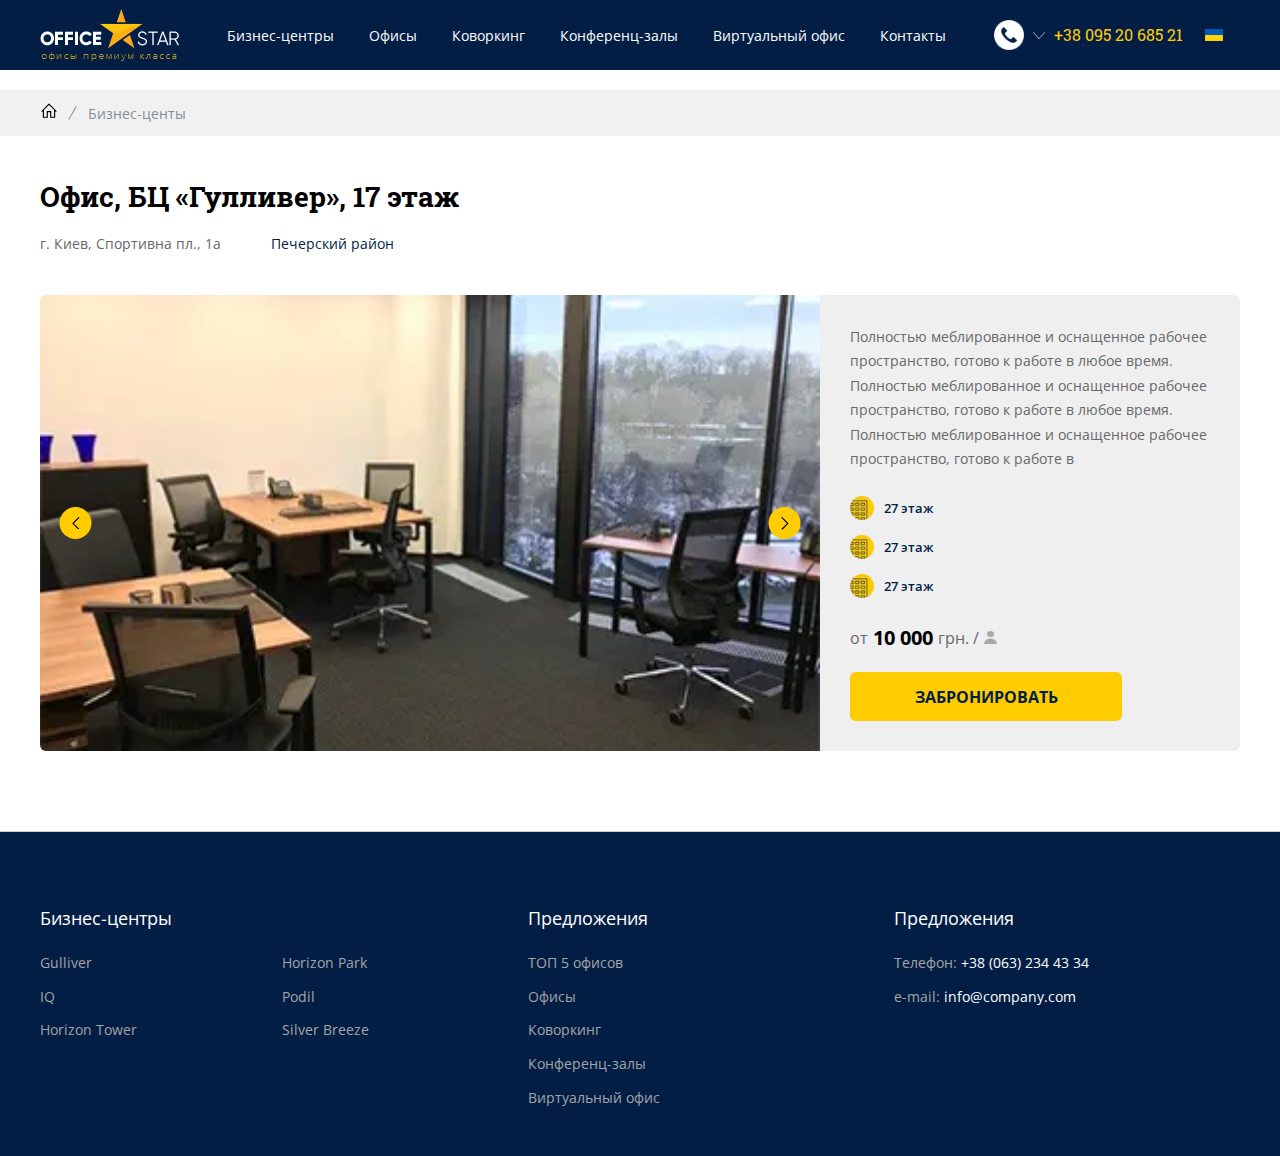
<file: office.html>
<!DOCTYPE html>
<html>

<head>
    <title>OfficeStar</title>
    <meta charset="UTF-8">
    <link rel="stylesheet" href="css/style.min.css?_v=20230418224024">
    <meta name="viewport" content="width=device-width, initial-scale=1.0, user-scalable=no">
</head>

<body>
    <div class="wrapper dark">
        <header class="header">
    <div class="header__container container">
        <div class="header__body">

            <div class="header__image">
                <a href="./" class="header__logo">
                    <picture><source srcset="img/Logo.webp" type="image/webp"><img src="img/Logo.png" alt="Logo"></picture>
                </a>
            </div>

            <div class="header__menu menu">
                <nav class="menu__body">
                    <ul class="menu__list">
                        <li class="menu__item">
                            <a href="centers.html" class="menu__link">Бизнес-центры</a>
                            <ul class="menu__sub-list">
                                <button class="menu__back" type="button">
                                    <svg>
                                        <use xlink: href="img/icons/icons.svg#back"></use>
                                    </svg>
                                </button>
                                <li class="menu__sub-item">
                                    <a href="#" class="menu__sub-link">
                                        <picture><source srcset="img/icons/center-icon.webp" type="image/webp"><img src="img/icons/center-icon.png" alt="Icon"></picture>
                                        IQ Business Center
                                    </a>
                                </li>
                                <li class="menu__sub-item">
                                    <a href="#" class="menu__sub-link">
                                        <picture><source srcset="img/icons/center-icon.webp" type="image/webp"><img src="img/icons/center-icon.png" alt="Icon"></picture>
                                        Horizon Tower
                                    </a>
                                </li>
                                <li class="menu__sub-item">
                                    <a href="#" class="menu__sub-link">
                                        <picture><source srcset="img/icons/center-icon.webp" type="image/webp"><img src="img/icons/center-icon.png" alt="Icon"></picture>
                                        Podil
                                    </a>
                                </li>
                                <li class="menu__sub-item">
                                    <a href="center.html" class="menu__sub-link">
                                        <picture><source srcset="img/icons/center-icon.webp" type="image/webp"><img src="img/icons/center-icon.png" alt="Icon"></picture>
                                        Gulliver
                                    </a>
                                </li>
                                <li class="menu__sub-item">
                                    <a href="#" class="menu__sub-link">
                                        <picture><source srcset="img/icons/center-icon.webp" type="image/webp"><img src="img/icons/center-icon.png" alt="Icon"></picture>
                                        Horizon Park
                                    </a>
                                </li>
                                <li class="menu__sub-item">
                                    <a href="#" class="menu__sub-link menu__sub-link_soon">
                                        <span>скоро</span>
                                        SilverBreeze
                                    </a>
                                </li>
                            </ul>
                        </li>
                        <li class="menu__item"><a href="offices.html" class="menu__link">Офисы</a></li>
                        <li class="menu__item"><a href="coworking.html" class="menu__link">Коворкинг</a></li>
                        <li class="menu__item"><a href="conference.html" class="menu__link">Конференц-залы</a></li>
                        <li class="menu__item"><a href="online.html" class="menu__link">Виртуальный офис</a></li>
                        <li class="menu__item"><a href="contacts.html" class="menu__link">Контакты</a></li>
                    </ul>
                </nav>
            </div>

            <div class="header__phones phones">
                <div class="phones__icon">
                    <picture><source srcset="img/icons/phone.webp" type="image/webp"><img src="img/icons/phone.png" alt="Phone"></picture>
                </div>
                <button class="phones__btn" type="button">
                    <picture><source srcset="img/icons/arrow-down.webp" type="image/webp"><img src="img/icons/arrow-down.png" alt=""></picture>
                </button>
                <div class="phones__body">
                    <ul class="phones__list">
                        <li class="phones__item">
                            <a href="tel:+380952068521" class="phones__link">+38 095 20 685 21</a>
                            <ul class="phones__sublist">
                                <li class="phones__subitem">
                                    <a href="tel:+380672068521" class="phones__link">+38 067 20 685 21</a>
                                </li>
                                <li class="phones__subitem">
                                    <a href="tel:+380632068521" class="phones__link">+38 063 20 685 21</a>
                                </li>
                            </ul>
                        </li>
                    </ul>
                </div>
            </div>

            <div class="header__lang lang">
                <div class="lang__select select-box">
                    <div class="options-container">
                        <div class="option">
                            <input type="radio" class="radio" id="ua" name="lang">
                            <label for="for id ua">
                                <svg>
                                    <use xlink: href="img/icons/icons.svg#ua"></use>
                                </svg>
                            </label>
                        </div>
                        <div class="option">
                            <input type="radio" class="radio" id="us" name="lang">
                            <label for="for id us">
                                <svg>
                                    <use xlink: href="img/icons/icons.svg#us"></use>
                                </svg>
                            </label>
                        </div>
                        <div class="option">
                            <input type="radio" class="radio" id="ru" name="lang">
                            <label for="for id ru">
                                <svg>
                                    <use xlink: href="img/icons/icons.svg#ru"></use>
                                </svg>
                            </label>
                        </div>
                    </div>
                    <div class="selected">
                        <svg>
                            <use xlink: href="img/icons/icons.svg#ua"></use>
                        </svg>
                    </div>
                </div>
            </div>

            <div class="menu__icon">
                <span></span>
            </div>

        </div>
    </div>
</header>

        <div class="page">
            <div class="page__office office">
                <div class="office__breadcrumbs breadcrumbs">
                    <div class="breadcrumbs__container container">
                        <div class="breadcrumbs__body">
                            <a href="/" class="breadcrumbs__link">
                                <svg>
                                    <use xlink: href="img/icons/icons.svg#home"></use>
                                </svg>
                            </a>
                            <a href="centers.html" class="breadcrumbs__link">Бизнес-центы</a>
                        </div>
                    </div>
                </div>
                <div class="office__container container">
                    <h1 class="office__title title">Офис, БЦ «Гулливер», 17 этаж</h1>
                    <div class="office__contacts">
                        <div class="office__address">г. Киев, Спортивна пл., 1a</div>
                        <div class="office__district">Печерский район</div>
                    </div>
                    <div class="office__body">
                        <div class="office__slider">
                            <div class="office__wrapper swiper-wrapper">
                                <div class="office__slide swiper-slide">
                                    <picture><source srcset="img/offices/rooms/room1.webp" type="image/webp"><img src="img/offices/rooms/room1.jpg" alt="Slide1"></picture>
                                </div>
                                <div class="office__slide swiper-slide">
                                    <picture><source srcset="img/offices/rooms/room2.webp" type="image/webp"><img src="img/offices/rooms/room2.jpg" alt="Slide2"></picture>
                                </div>
                                <div class="office__slide swiper-slide">
                                    <picture><source srcset="img/offices/rooms/room3.webp" type="image/webp"><img src="img/offices/rooms/room3.jpg" alt="Slide3"></picture>
                                </div>
                                <div class="office__slide swiper-slide">
                                    <picture><source srcset="img/offices/rooms/room4.webp" type="image/webp"><img src="img/offices/rooms/room4.jpg" alt="Slide4"></picture>
                                </div>
                            </div>
                            <div class="office__navigation">
                                <div class="office__prev">
                                    <svg>
                                        <use xlink: href="img/icons/icons.svg#chevron"></use>
                                    </svg>
                                </div>
                                <div class="office__next">
                                    <svg>
                                        <use xlink: href="img/icons/icons.svg#chevron"></use>
                                    </svg>
                                </div>
                            </div>
                        </div>
                        <div class="office__info">
                            <div class="office__desc">
                                Полностью меблированное и оснащенное рабочее пространство, готово к работе в любое
                                время. Полностью меблированное и оснащенное рабочее пространство, готово к работе в
                                любое время. Полностью меблированное и оснащенное рабочее пространство, готово к
                                работе
                                в
                            </div>
                            <div class="office__features">
                                <div class="office__feature">
                                    <div class="office__icon">
                                        <picture><source srcset="img/icons/building.webp" type="image/webp"><img src="img/icons/building.png" alt="Icon"></picture>
                                    </div>
                                    <div class="office__property">27 этаж</div>
                                </div>
                                <div class="office__feature">
                                    <div class="office__icon">
                                        <picture><source srcset="img/icons/building.webp" type="image/webp"><img src="img/icons/building.png" alt="Icon"></picture>
                                    </div>
                                    <div class="office__property">27 этаж</div>
                                </div>
                                <div class="office__feature">
                                    <div class="office__icon">
                                        <picture><source srcset="img/icons/building.webp" type="image/webp"><img src="img/icons/building.png" alt="Icon"></picture>
                                    </div>
                                    <div class="office__property">27 этаж</div>
                                </div>
                            </div>
                            <div class="office__price">
                                от <span>10 000</span> грн. /
                                <picture><source srcset="img/icons/user.webp" type="image/webp"><img src="img/icons/user.png" alt="Icon"></picture>
                            </div>
                            <a href="#book" class="office__btn btn_yellow popup-link">Забронировать</a>
                        </div>
                    </div>
                </div>
            </div>
        </div> <!-- page -->

        <footer class="footer">
    <div class="footer__container container">
        <div class="footer__body">
            <div class="footer__column">
                <h3 class="footer__title">Бизнес-центры</h3>
                <ul class="footer__list">
                    <li class="footer__item">
                        <a href="#" class="footer__link">
                            Gulliver
                        </a>
                    </li>
                    <li class="footer__item">
                        <a href="#" class="footer__link">
                            IQ
                        </a>
                    </li>
                    <li class="footer__item">
                        <a href="#" class="footer__link">
                            Horizon Tower
                        </a>
                    </li>
                    <li class="footer__item">
                        <a href="#" class="footer__link">
                            Horizon Park
                        </a>
                    </li>
                    <li class="footer__item">
                        <a href="#" class="footer__link">
                            Podil
                        </a>
                    </li>
                    <li class="footer__item">
                        <a href="#" class="footer__link">
                            Silver Breeze
                        </a>
                    </li>
                </ul>
            </div>
            <div class="footer__column">
                <h3 class="footer__title">Предложения</h3>
                <ul class="footer__list">
                    <li class="footer__item">
                        <a href="#" class="footer__link">
                            ТОП 5 офисов
                        </a>
                    </li>
                    <li class="footer__item">
                        <a href="#" class="footer__link">
                            Офисы
                        </a>
                    </li>
                    <li class="footer__item">
                        <a href="#" class="footer__link">
                            Коворкинг
                        </a>
                    </li>
                    <li class="footer__item">
                        <a href="#" class="footer__link">
                            Конференц-залы
                        </a>
                    </li>
                    <li class="footer__item">
                        <a href="#" class="footer__link">
                            Виртуальный офис
                        </a>
                    </li>
                </ul>
            </div>
            <div class="footer__column">
                <h3 class="footer__title">Предложения</h3>
                <ul class="footer__list">
                    <li class="footer__item">
                        <span>Телефон:</span>
                        <a href="tel:+380632344334" class="footer__link">
                            +38 (063) 234 43 34
                        </a>
                    </li>
                    <li class="footer__item">
                        <span>e-mail: </span>
                        <a href="mailto:info@company.com" class="footer__link">
                            info@company.com
                        </a>
                    </li>
                </ul>
            </div>
        </div>
    </div>
</footer>
        <div class="popup" id="order">
    <div class="popup__body">
        <div class="popup__content">
            <button class="close-popup" type="button">
                <svg>
                    <use xlink: href="img/icons/icons.svg#x-mark"></use>
                </svg>
            </button>
            <h2 class="popup__title title">Заказать просмотр офиса</h2>
            <div class="popup__name">Бизнес-центр «Gulliver», 17 этаж
            </div>
            <div class="popup__info">
                <div class="popup__address">г. Киев, Спортивная пл., 1a</div>
                <div class="popup__district">Печерский район</div>
            </div>
            <form action="#" class="popup__form form-popup">
                <div class="form-popup__block">
                    <div class="form-popup__image">
                        <picture><source srcset="img/offices/rooms/room1.webp" type="image/webp"><img src="img/offices/rooms/room1.jpg" alt="Image"></picture>
                    </div>
                    <div class="form-popup__fields">
                        <input type="text" placeholder="Ваше имя">
                        <input type="text" placeholder="Ваш телефон">
                        <input type="text" placeholder="Ваш email">
                    </div>
                </div>
                <textarea placeholder="Укажите Ваши пожелания"></textarea>
                <a href="#done" class="form-popup__btn btn_blue popup-link" type="submit">Заказать</a>
            </form>
        </div>
    </div>
</div>

<div class="popup" id="book">
    <div class="popup__body">
        <div class="popup__content">
            <button class="close-popup" type="button">
                <svg>
                    <use xlink: href="img/icons/icons.svg#x-mark"></use>
                </svg>
            </button>
            <h2 class="popup__title title">Забронировать конференц-зал</h2>
            <div class="popup__name">Бизнес-центр «Gulliver», 17 этаж
            </div>
            <div class="popup__info">
                <div class="popup__address">г. Киев, Спортивная пл., 1a</div>
                <div class="popup__district">Печерский район</div>
            </div>
            <form action="#" class="popup__form form-popup">
                <div class="form-popup__block">
                    <div class="form-popup__image">
                        <picture><source srcset="img/offices/rooms/room1.webp" type="image/webp"><img src="img/offices/rooms/room1.jpg" alt="Image"></picture>
                    </div>
                    <div class="form-popup__fields">
                        <input type="text" placeholder="Ваше имя">
                        <input type="text" placeholder="Ваш телефон">
                        <input type="text" placeholder="Ваш email">
                        <input type="text" placeholder="Дата">
                        <input type="text" placeholder="К-во человек (макс:23)">
                    </div>
                </div>
                <textarea placeholder="Укажите Ваши пожелания"></textarea>
                <a href="#done" class="form-popup__btn btn_blue popup-link" type="submit">Забронировать</a>
            </form>
        </div>
    </div>
</div>

<div class="popup" id="done">
    <div class="popup__body">
        <div class="popup__content">
            <button class="close-popup" type="button">
                <svg>
                    <use xlink: href="img/icons/icons.svg#x-mark"></use>
                </svg>
            </button>
            <h2 class="popup__title title">Спасибо</h2>
            <div class="popup__intro intro">
                Вы заказали просмотр офиса в Бизнес-центре <span>«Gulliver»</span>
            </div>
            <ul class="popup__details">
                <li class="popup__item">
                    <span>Адрес бизнес-центра:</span> г. Киев, Спортивная пл., 1a
                </li>
                <li class="popup__item">
                    <span>Район:</span> Печерский
                </li>
                <li class="popup__item">
                    <span>Этаж:</span> 17
                </li>
                <li class="popup__item">
                    <span>Номер офиса:</span> 408
                </li>
            </ul>
            <div class="popup__message">
                Если у Вас возникнут вопросы, наши менеджеры с радостью Вам помогут
                тел.: <a href="tel:+380956862121" class="popup__phone">+38 095 686 21 21</a>
            </div>
            <button type="button" class="popup__btn btn_blue close-popup">Хорошо</button>
        </div>
    </div>
</div>
    </div> <!-- wrapper -->
    <script src="js/app.min.js?_v=20230418224024"></script>
</body>

</html>
</file>
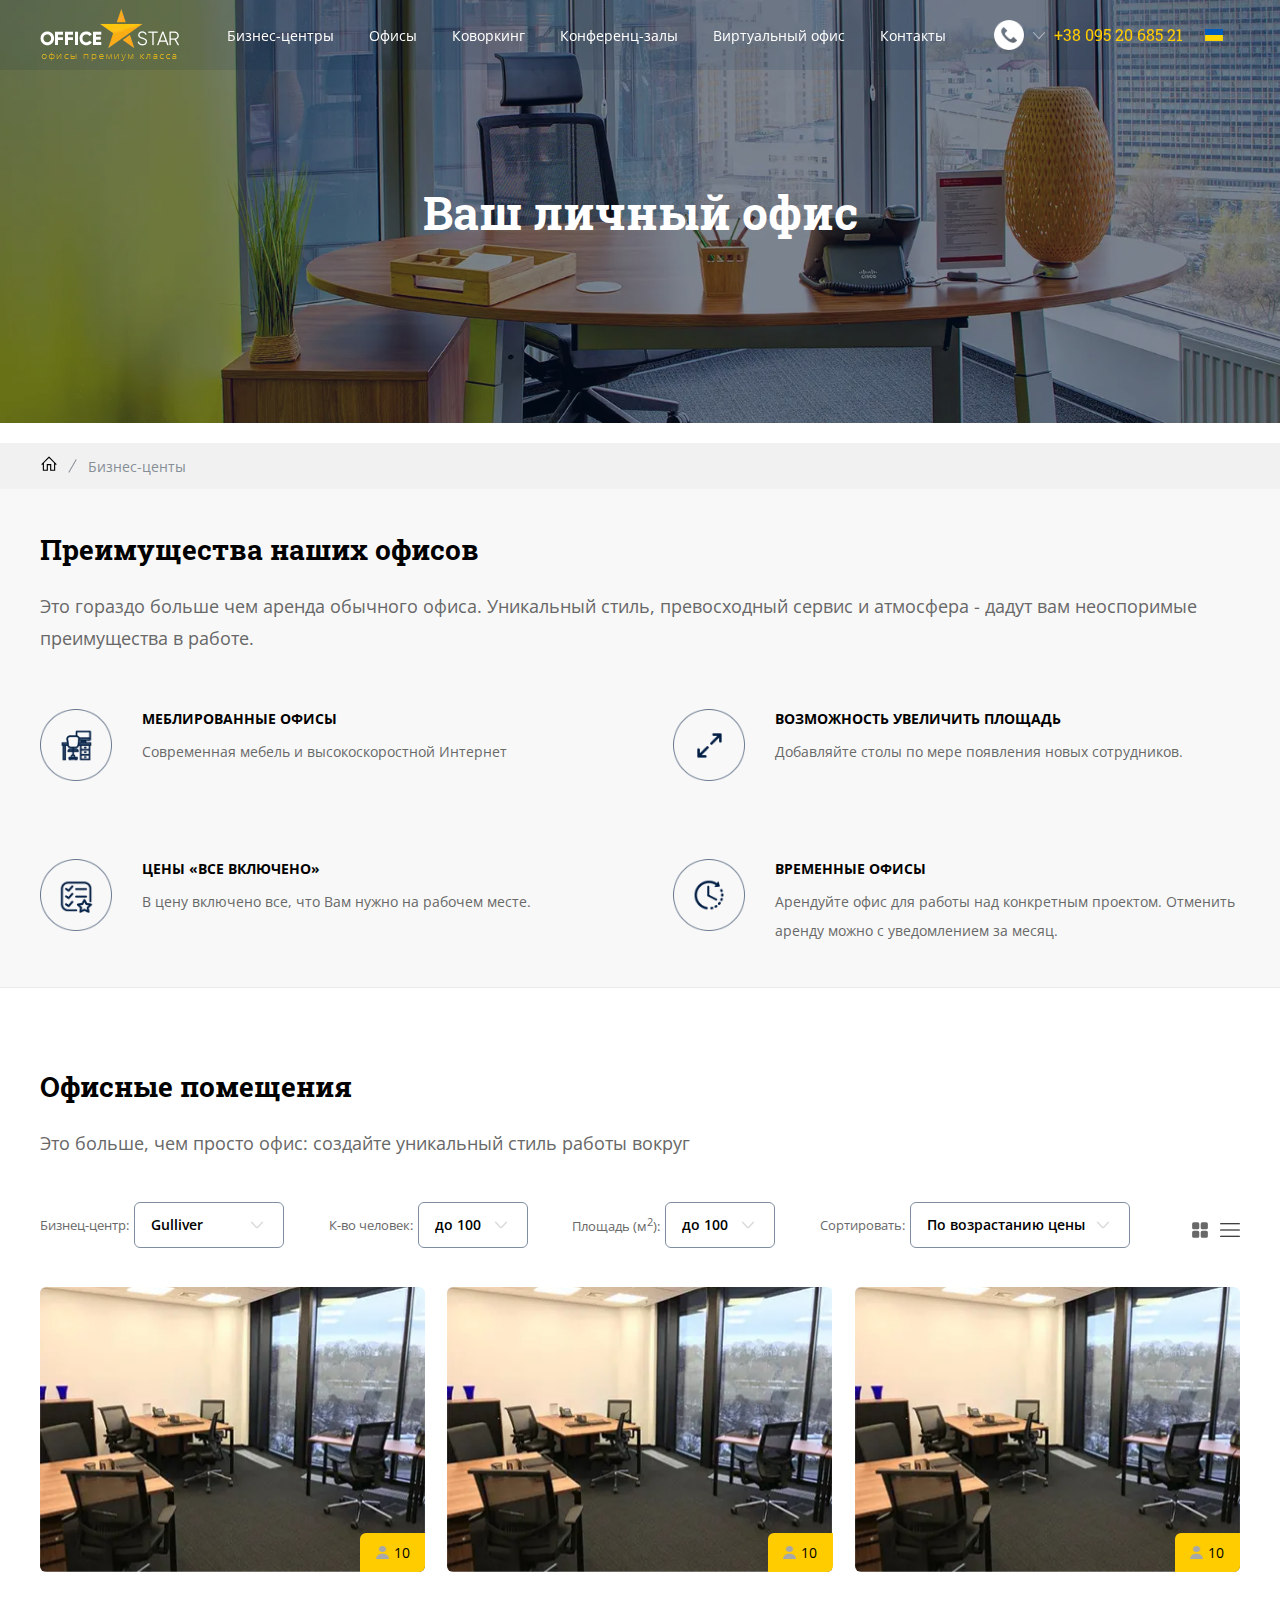
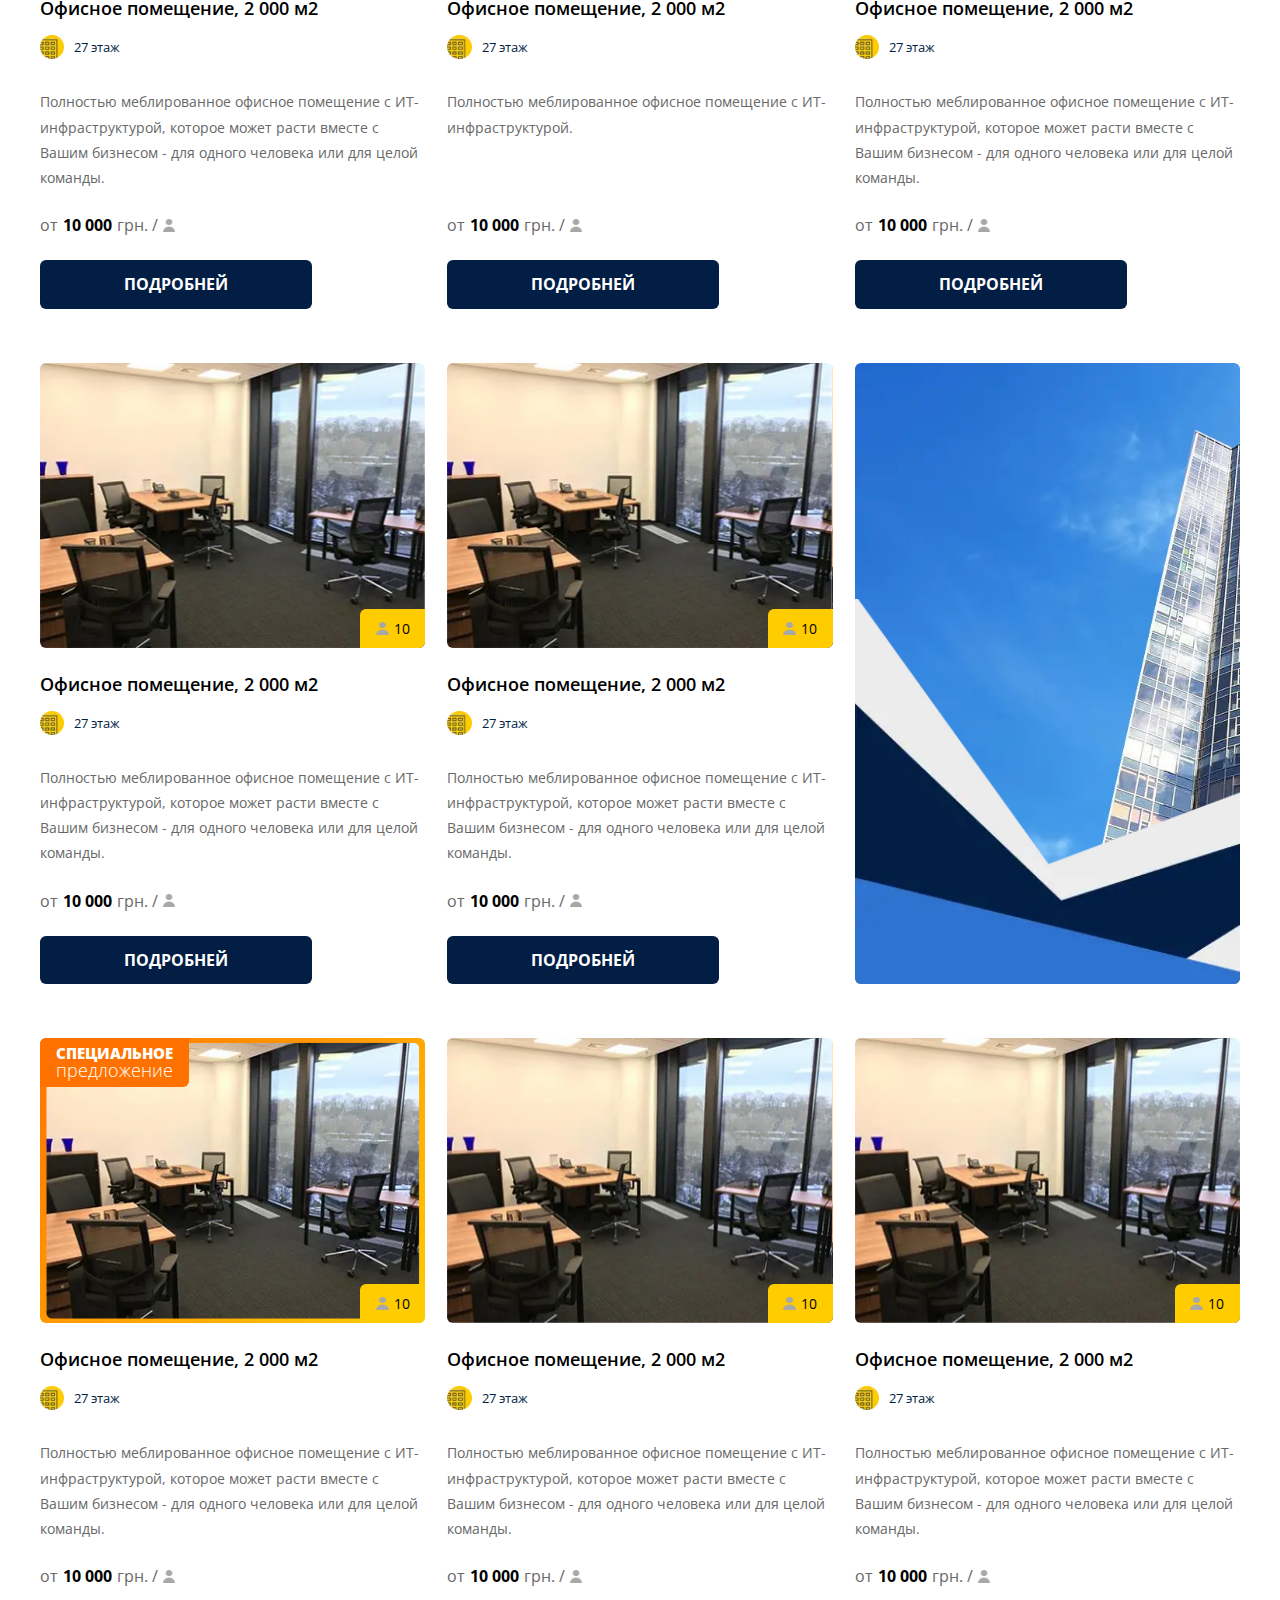
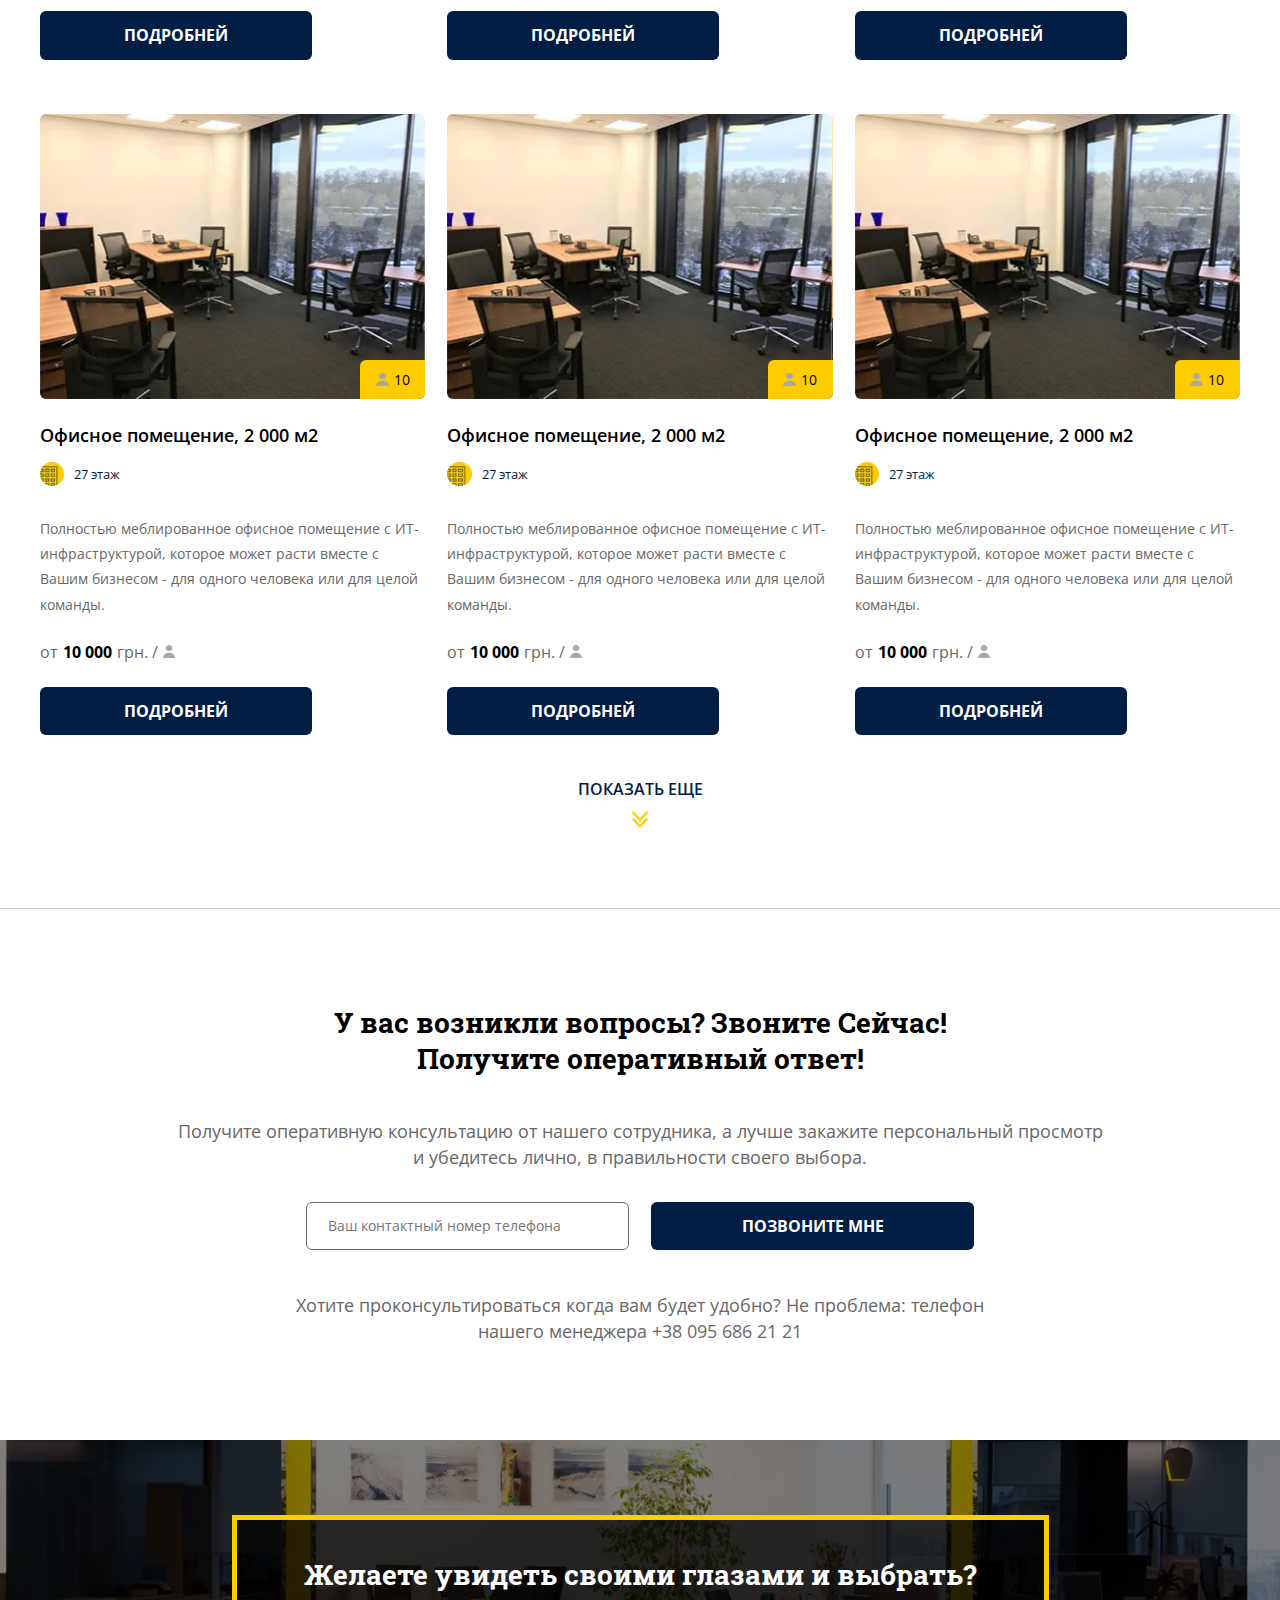
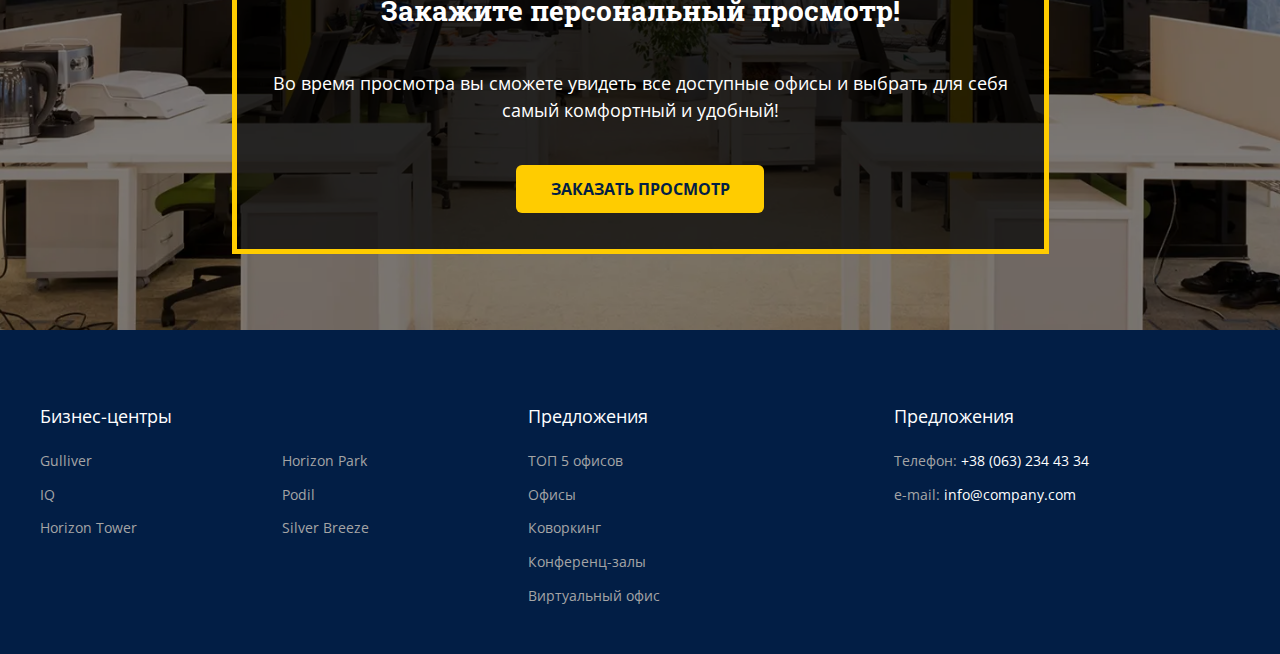
<file: offices.html>
<!DOCTYPE html>
<html>

<head>
    <title>OfficeStar</title>
    <meta charset="UTF-8">
    <link rel="stylesheet" href="css/style.min.css?_v=20230418224024">
    <meta name="viewport" content="width=device-width, initial-scale=1.0, user-scalable=no">
</head>

<body>
    <div class="wrapper">
        <header class="header">
    <div class="header__container container">
        <div class="header__body">

            <div class="header__image">
                <a href="./" class="header__logo">
                    <picture><source srcset="img/Logo.webp" type="image/webp"><img src="img/Logo.png" alt="Logo"></picture>
                </a>
            </div>

            <div class="header__menu menu">
                <nav class="menu__body">
                    <ul class="menu__list">
                        <li class="menu__item">
                            <a href="centers.html" class="menu__link">Бизнес-центры</a>
                            <ul class="menu__sub-list">
                                <button class="menu__back" type="button">
                                    <svg>
                                        <use xlink: href="img/icons/icons.svg#back"></use>
                                    </svg>
                                </button>
                                <li class="menu__sub-item">
                                    <a href="#" class="menu__sub-link">
                                        <picture><source srcset="img/icons/center-icon.webp" type="image/webp"><img src="img/icons/center-icon.png" alt="Icon"></picture>
                                        IQ Business Center
                                    </a>
                                </li>
                                <li class="menu__sub-item">
                                    <a href="#" class="menu__sub-link">
                                        <picture><source srcset="img/icons/center-icon.webp" type="image/webp"><img src="img/icons/center-icon.png" alt="Icon"></picture>
                                        Horizon Tower
                                    </a>
                                </li>
                                <li class="menu__sub-item">
                                    <a href="#" class="menu__sub-link">
                                        <picture><source srcset="img/icons/center-icon.webp" type="image/webp"><img src="img/icons/center-icon.png" alt="Icon"></picture>
                                        Podil
                                    </a>
                                </li>
                                <li class="menu__sub-item">
                                    <a href="center.html" class="menu__sub-link">
                                        <picture><source srcset="img/icons/center-icon.webp" type="image/webp"><img src="img/icons/center-icon.png" alt="Icon"></picture>
                                        Gulliver
                                    </a>
                                </li>
                                <li class="menu__sub-item">
                                    <a href="#" class="menu__sub-link">
                                        <picture><source srcset="img/icons/center-icon.webp" type="image/webp"><img src="img/icons/center-icon.png" alt="Icon"></picture>
                                        Horizon Park
                                    </a>
                                </li>
                                <li class="menu__sub-item">
                                    <a href="#" class="menu__sub-link menu__sub-link_soon">
                                        <span>скоро</span>
                                        SilverBreeze
                                    </a>
                                </li>
                            </ul>
                        </li>
                        <li class="menu__item"><a href="offices.html" class="menu__link">Офисы</a></li>
                        <li class="menu__item"><a href="coworking.html" class="menu__link">Коворкинг</a></li>
                        <li class="menu__item"><a href="conference.html" class="menu__link">Конференц-залы</a></li>
                        <li class="menu__item"><a href="online.html" class="menu__link">Виртуальный офис</a></li>
                        <li class="menu__item"><a href="contacts.html" class="menu__link">Контакты</a></li>
                    </ul>
                </nav>
            </div>

            <div class="header__phones phones">
                <div class="phones__icon">
                    <picture><source srcset="img/icons/phone.webp" type="image/webp"><img src="img/icons/phone.png" alt="Phone"></picture>
                </div>
                <button class="phones__btn" type="button">
                    <picture><source srcset="img/icons/arrow-down.webp" type="image/webp"><img src="img/icons/arrow-down.png" alt=""></picture>
                </button>
                <div class="phones__body">
                    <ul class="phones__list">
                        <li class="phones__item">
                            <a href="tel:+380952068521" class="phones__link">+38 095 20 685 21</a>
                            <ul class="phones__sublist">
                                <li class="phones__subitem">
                                    <a href="tel:+380672068521" class="phones__link">+38 067 20 685 21</a>
                                </li>
                                <li class="phones__subitem">
                                    <a href="tel:+380632068521" class="phones__link">+38 063 20 685 21</a>
                                </li>
                            </ul>
                        </li>
                    </ul>
                </div>
            </div>

            <div class="header__lang lang">
                <div class="lang__select select-box">
                    <div class="options-container">
                        <div class="option">
                            <input type="radio" class="radio" id="ua" name="lang">
                            <label for="for id ua">
                                <svg>
                                    <use xlink: href="img/icons/icons.svg#ua"></use>
                                </svg>
                            </label>
                        </div>
                        <div class="option">
                            <input type="radio" class="radio" id="us" name="lang">
                            <label for="for id us">
                                <svg>
                                    <use xlink: href="img/icons/icons.svg#us"></use>
                                </svg>
                            </label>
                        </div>
                        <div class="option">
                            <input type="radio" class="radio" id="ru" name="lang">
                            <label for="for id ru">
                                <svg>
                                    <use xlink: href="img/icons/icons.svg#ru"></use>
                                </svg>
                            </label>
                        </div>
                    </div>
                    <div class="selected">
                        <svg>
                            <use xlink: href="img/icons/icons.svg#ua"></use>
                        </svg>
                    </div>
                </div>
            </div>

            <div class="menu__icon">
                <span></span>
            </div>

        </div>
    </div>
</header>

        <div class="page">
            <div class="page__offices offices">
                <section class="offices__main main-offices">
                    <div class="main-offices__bg">
                        <picture><source srcset="img/offices/bg.webp" type="image/webp"><img src="img/offices/bg.jpg" alt="Background"></picture>
                    </div>
                    <div class="main-offices__container container">
                        <div class="main-offices__body">
                            <h1 class="main-offices__title">Ваш личный офис</h1>
                        </div>
                    </div>
                </section>
                <section class="offices__breadcrumbs breadcrumbs">
                    <div class="breadcrumbs__container container">
                        <div class="breadcrumbs__body">
                            <a href="/" class="breadcrumbs__link">
                                <svg>
                                    <use xlink: href="img/icons/icons.svg#home"></use>
                                </svg>
                            </a>
                            <a href="centers.html" class="breadcrumbs__link">Бизнес-центы</a>
                        </div>
                    </div>
                </section>
                <section class="offices__plus plus">
                    <div class="plus__container container">
                        <div class="plus__body">
                            <h2 class="plus__title title">Преимущества наших офисов</h2>
                            <div class="plus__intro intro">Это гораздо больше чем аренда обычного офиса. Уникальный
                                стиль, превосходный сервис и атмосфера - дадут вам неоспоримые преимущества в работе.
                            </div>
                            <div class="plus__items">
                                <div class="plus__item">
                                    <div class="plus__icon">
                                        <picture><source srcset="img/offices/icons/desk.webp" type="image/webp"><img src="img/offices/icons/desk.png" alt="Icon"></picture>
                                    </div>
                                    <div class="plus__info">
                                        <div class="plus__name">
                                            Меблированные офисы
                                        </div>
                                        <div class="plus__desc">
                                            Современная мебель и высокоскоростной Интернет
                                        </div>
                                    </div>
                                </div>
                                <div class="plus__item">
                                    <div class="plus__icon">
                                        <picture><source srcset="img/offices/icons/resize.webp" type="image/webp"><img src="img/offices/icons/resize.png" alt="Icon"></picture>
                                    </div>
                                    <div class="plus__info">
                                        <div class="plus__name">
                                            Возможность увеличить площадь
                                        </div>
                                        <div class="plus__desc">
                                            Добавляйте столы по мере появления новых сотрудников.
                                        </div>
                                    </div>
                                </div>
                                <div class="plus__item">
                                    <div class="plus__icon">
                                        <picture><source srcset="img/offices/icons/list.webp" type="image/webp"><img src="img/offices/icons/list.png" alt="Icon"></picture>
                                    </div>
                                    <div class="plus__info">
                                        <div class="plus__name">
                                            Цены «Все включено»
                                        </div>
                                        <div class="plus__desc">
                                            В цену включено все, что Вам нужно на рабочем месте.
                                        </div>
                                    </div>
                                </div>
                                <div class="plus__item">
                                    <div class="plus__icon">
                                        <picture><source srcset="img/offices/icons/time.webp" type="image/webp"><img src="img/offices/icons/time.png" alt="Icon"></picture>
                                    </div>
                                    <div class="plus__info">
                                        <div class="plus__name">
                                            Временные офисы
                                        </div>
                                        <div class="plus__desc">
                                            Арендуйте офис для работы над конкретным проектом. Отменить аренду можно с
                                            уведомлением за месяц.
                                        </div>
                                    </div>
                                </div>
                            </div>
                        </div>
                    </div>
                </section>
                <section class="offices__rooms rooms">
                    <div class="rooms__container container">
                        <div class="rooms__body">
                            <h2 class="rooms__title title">Офисные помещения</h2>
                            <div class="rooms__intro intro">
                                Это больше, чем просто офис: создайте уникальный стиль
                                работы вокруг
                            </div>
                            <div class="rooms__filter filter">
                                <div class="filter__items">
                                    <div class="filter__item">
                                        <div class="filter__name">Бизнец-центр:</div>
                                        <div class="filter__select select-box">
                                            <div class="filter__options options-container">
                                                <div class="filter__option option">
                                                    <input type="radio" class="filter__radio radio" id="gulliver"
                                                        name="center">
                                                    <label for="for gulliver">Gulliver</label>
                                                </div>
                                                <div class="filter__option option">
                                                    <input type="radio" class="filter__radio radio" id="horizon-park"
                                                        name="center">
                                                    <label for="for horizon-park">Horizon-park</label>
                                                </div>
                                                <div class="filter__option option">
                                                    <input type="radio" class="filter__radio radio" id="horizon-tower"
                                                        name="center">
                                                    <label for="for horizon-tower">Horizon-tower</label>
                                                </div>
                                                <div class="filter__option option">
                                                    <input type="radio" class="filter__radio radio" id="iq"
                                                        name="center">
                                                    <label for="for iq">IQ</label>
                                                </div>
                                                <div class="filter__option option">
                                                    <input type="radio" class="filter__radio radio" id="podil"
                                                        name="center">
                                                    <label for="for podil">Podil</label>
                                                </div>
                                            </div>
                                            <div class="filter__selected selected">
                                                Gulliver
                                            </div>
                                        </div>
                                    </div>
                                    <div class="filter__item">
                                        <div class="filter__name">К-во человек:</div>
                                        <div class="filter__select select-box">
                                            <div class="filter__options options-container">
                                                <div class="filter__option option">
                                                    <input type="radio" class="filter__radio radio" id="people-one"
                                                        name="center">
                                                    <label for="for people-one">до 100</label>
                                                </div>
                                                <div class="filter__option option">
                                                    <input type="radio" class="filter__radio radio" id="people-two"
                                                        name="center">
                                                    <label for="for people-two">до 200</label>
                                                </div>
                                                <div class="filter__option option">
                                                    <input type="radio" class="filter__radio radio" id="people-three"
                                                        name="center">
                                                    <label for="for people-three">до 300</label>
                                                </div>
                                                <div class="filter__option option">
                                                    <input type="radio" class="filter__radio radio" id="people-five"
                                                        name="center">
                                                    <label for="for people-five">до 500</label>
                                                </div>
                                            </div>
                                            <div class="filter__selected selected">
                                                до 100
                                            </div>
                                        </div>
                                    </div>
                                    <div class="filter__item">
                                        <div class="filter__name">Площадь (м<sup>2</sup>):</div>
                                        <div class="filter__select select-box">
                                            <div class="filter__options options-container">
                                                <div class="filter__option option">
                                                    <input type="radio" class="filter__radio radio" id="space-one"
                                                        name="center">
                                                    <label for="for space-one">до 100</label>
                                                </div>
                                                <div class="filter__option option">
                                                    <input type="radio" class="filter__radio radio" id="space-two"
                                                        name="center">
                                                    <label for="for space-one">до 200</label>
                                                </div>
                                                <div class="filter__option option">
                                                    <input type="radio" class="filter__radio radio" id="space-three"
                                                        name="center">
                                                    <label for="for space-three">до 300</label>
                                                </div>
                                                <div class="filter__option option">
                                                    <input type="radio" class="filter__radio radio" id="space-five"
                                                        name="center">
                                                    <label for="for space-five">до 500</label>
                                                </div>
                                            </div>
                                            <div class="filter__selected selected">
                                                до 100
                                            </div>
                                        </div>
                                    </div>
                                    <div class="filter__item">
                                        <div class="filter__name">Сортировать:</div>
                                        <div class="filter__select select-box">
                                            <div class="filter__options options-container">
                                                <div class="filter__option option">
                                                    <input type="radio" class="filter__radio radio" id="price-up"
                                                        name="center">
                                                    <label for="for price-up">По возрастанию цены</label>
                                                </div>
                                                <div class="filter__option option">
                                                    <input type="radio" class="filter__radio radio" id="price-down"
                                                        name="center">
                                                    <label for="for price-down">По убыванию цены</label>
                                                </div>
                                            </div>
                                            <div class="filter__selected selected">
                                                По возрастанию цены
                                            </div>
                                        </div>
                                    </div>
                                </div>
                                <div class="filter__btns">
                                    <button class="filter__btn filter__btn_grid active" type="button">
                                        <svg>
                                            <use xlink: href="img/icons/icons.svg#grid"></use>
                                        </svg>
                                    </button>
                                    <button class="filter__btn filter__btn_list" type="button">
                                        <svg>
                                            <use xlink: href="img/icons/icons.svg#list"></use>
                                        </svg>
                                    </button>
                                </div>
                            </div>
                            <div class="rooms__items">
                                <div class="rooms__item">
                                    <div class="rooms__part rooms__part_one">
                                        <div class="rooms__image">
                                            <div class="rooms__slider">
                                                <div class="rooms__wrapper swiper-wrapper">
                                                    <div class="rooms__slide swiper-slide">
                                                        <picture><source srcset="img/offices/rooms/room1.webp" type="image/webp"><img src="img/offices/rooms/room1.jpg" alt="Room"></picture>
                                                    </div>
                                                    <div class="rooms__slide swiper-slide">
                                                        <picture><source srcset="img/offices/rooms/room2.webp" type="image/webp"><img src="img/offices/rooms/room2.jpg" alt="Room"></picture>
                                                    </div>
                                                    <div class="rooms__slide swiper-slide">
                                                        <picture><source srcset="img/offices/rooms/room3.webp" type="image/webp"><img src="img/offices/rooms/room3.jpg" alt="Room"></picture>
                                                    </div>
                                                </div>
                                                <div class="rooms__navigation">
                                                    <div class="rooms__prev">
                                                        <svg>
                                                            <use xlink: href="img/icons/icons.svg#chevron"></use>
                                                        </svg>
                                                    </div>
                                                    <div class="rooms__next">
                                                        <svg>
                                                            <use xlink: href="img/icons/icons.svg#chevron"></use>
                                                        </svg>
                                                    </div>
                                                </div>
                                            </div>
                                            <div class="rooms__people">
                                                <picture><source srcset="img/icons/user.webp" type="image/webp"><img src="img/icons/user.png" alt="Icon"></picture>
                                                <span>10</span>
                                            </div>
                                        </div>
                                        <div class="rooms__contacts">
                                            <h3 class="rooms__name">Офисное помещение, 2 000 м2</h3>
                                            <div class="rooms__address">г. Киев, Спортивная пл., 1a</div>
                                            <div class="rooms__district">Печерский район</div>
                                        </div>
                                    </div>
                                    <div class="rooms__part rooms__part_two">
                                        <div class="rooms__features">
                                            <div class="rooms__feature">
                                                <div class="rooms__icon">
                                                    <picture><source srcset="img/icons/building.webp" type="image/webp"><img src="img/icons/building.png" alt="Icon"></picture>
                                                </div>
                                                <div class="rooms__property">27 этаж</div>
                                            </div>
                                            <div class="rooms__feature">
                                                <div class="rooms__icon">
                                                    <picture><source srcset="img/icons/resize.webp" type="image/webp"><img src="img/icons/resize.png" alt="Icon"></picture>
                                                </div>
                                                <div class="rooms__property">2000 м<sup>2</sup></div>
                                            </div>
                                            <div class="rooms__feature">
                                                <div class="rooms__icon">
                                                    <picture><source srcset="img/icons/wifi.webp" type="image/webp"><img src="img/icons/wifi.png" alt="Icon"></picture>
                                                </div>
                                                <div class="rooms__property">Wi-fi</div>
                                            </div>
                                            <div class="rooms__feature">
                                                <div class="rooms__icon">
                                                    <picture><source srcset="img/icons/Forma.webp" type="image/webp"><img src="img/icons/Forma.png" alt="Icon"></picture>
                                                </div>
                                                <div class="rooms__property">Тип: офис</div>
                                            </div>
                                        </div>
                                        <div class="rooms__desc">
                                            Полностью меблированное офисное помещение с ИТ-инфраструктурой, которое
                                            может
                                            расти вместе с Вашим бизнесом - для одного человека или для целой команды.
                                        </div>
                                        <div class="rooms__price">
                                            от <span>10 000</span> грн. /
                                            <picture><source srcset="img/icons/user.webp" type="image/webp"><img src="img/icons/user.png" alt="Icon"></picture>
                                        </div>
                                        <a href="office.html" class="rooms__btn btn_blue">Подробней</a>
                                    </div>
                                </div>
                                <div class="rooms__item banner banner__horisontal">
                                    <a href="#" class="banner__link">
                                        <picture><source srcset="img/banner/banner_h.webp" type="image/webp"><img src="img/banner/banner_h.jpg" alt="Banner"></picture>
                                    </a>
                                </div>
                                <div class="rooms__item">
                                    <div class="rooms__part rooms__part_one">
                                        <div class="rooms__image">
                                            <div class="rooms__slider">
                                                <div class="rooms__wrapper swiper-wrapper">
                                                    <div class="rooms__slide swiper-slide">
                                                        <picture><source srcset="img/offices/rooms/room1.webp" type="image/webp"><img src="img/offices/rooms/room1.jpg" alt="Room"></picture>
                                                    </div>
                                                </div>
                                                <div class="rooms__navigation">
                                                    <div class="rooms__prev">
                                                        <svg>
                                                            <use xlink: href="img/icons/icons.svg#chevron"></use>
                                                        </svg>
                                                    </div>
                                                    <div class="rooms__next">
                                                        <svg>
                                                            <use xlink: href="img/icons/icons.svg#chevron"></use>
                                                        </svg>
                                                    </div>
                                                </div>
                                            </div>
                                            <div class="rooms__people">
                                                <picture><source srcset="img/icons/user.webp" type="image/webp"><img src="img/icons/user.png" alt="Icon"></picture>
                                                <span>10</span>
                                            </div>
                                        </div>
                                        <div class="rooms__contacts">
                                            <h3 class="rooms__name">Офисное помещение, 2 000 м2</h3>
                                            <div class="rooms__address">г. Киев, Спортивная пл., 1a</div>
                                            <div class="rooms__district">Печерский район</div>
                                        </div>
                                    </div>
                                    <div class="rooms__part rooms__part_two">
                                        <div class="rooms__features">
                                            <div class="rooms__feature">
                                                <div class="rooms__icon">
                                                    <picture><source srcset="img/icons/building.webp" type="image/webp"><img src="img/icons/building.png" alt="Icon"></picture>
                                                </div>
                                                <div class="rooms__property">27 этаж</div>
                                            </div>
                                            <div class="rooms__feature">
                                                <div class="rooms__icon">
                                                    <picture><source srcset="img/icons/resize.webp" type="image/webp"><img src="img/icons/resize.png" alt="Icon"></picture>
                                                </div>
                                                <div class="rooms__property">2000 м<sup>2</sup></div>
                                            </div>
                                            <div class="rooms__feature">
                                                <div class="rooms__icon">
                                                    <picture><source srcset="img/icons/wifi.webp" type="image/webp"><img src="img/icons/wifi.png" alt="Icon"></picture>
                                                </div>
                                                <div class="rooms__property">Wi-fi</div>
                                            </div>
                                            <div class="rooms__feature">
                                                <div class="rooms__icon">
                                                    <picture><source srcset="img/icons/Forma.webp" type="image/webp"><img src="img/icons/Forma.png" alt="Icon"></picture>
                                                </div>
                                                <div class="rooms__property">Тип: офис</div>
                                            </div>
                                        </div>
                                        <div class="rooms__desc">
                                            Полностью меблированное офисное помещение с ИТ-инфраструктурой.
                                        </div>
                                        <div class="rooms__price">
                                            от <span>10 000</span> грн. /
                                            <picture><source srcset="img/icons/user.webp" type="image/webp"><img src="img/icons/user.png" alt="Icon"></picture>
                                        </div>
                                        <a href="#" class="rooms__btn btn_blue">Подробней</a>
                                    </div>
                                </div>
                                <div class="rooms__item">
                                    <div class="rooms__part rooms__part_one">
                                        <div class="rooms__image">
                                            <div class="rooms__slider">
                                                <div class="rooms__wrapper swiper-wrapper">
                                                    <div class="rooms__slide swiper-slide">
                                                        <picture><source srcset="img/offices/rooms/room1.webp" type="image/webp"><img src="img/offices/rooms/room1.jpg" alt="Room"></picture>
                                                    </div>
                                                    <div class="rooms__slide swiper-slide">
                                                        <picture><source srcset="img/offices/rooms/room2.webp" type="image/webp"><img src="img/offices/rooms/room2.jpg" alt="Room"></picture>
                                                    </div>
                                                    <div class="rooms__slide swiper-slide">
                                                        <picture><source srcset="img/offices/rooms/room3.webp" type="image/webp"><img src="img/offices/rooms/room3.jpg" alt="Room"></picture>
                                                    </div>
                                                </div>
                                                <div class="rooms__navigation">
                                                    <div class="rooms__prev">
                                                        <svg>
                                                            <use xlink: href="img/icons/icons.svg#chevron"></use>
                                                        </svg>
                                                    </div>
                                                    <div class="rooms__next">
                                                        <svg>
                                                            <use xlink: href="img/icons/icons.svg#chevron"></use>
                                                        </svg>
                                                    </div>
                                                </div>
                                            </div>
                                            <div class="rooms__people">
                                                <picture><source srcset="img/icons/user.webp" type="image/webp"><img src="img/icons/user.png" alt="Icon"></picture>
                                                <span>10</span>
                                            </div>
                                        </div>
                                        <div class="rooms__contacts">
                                            <h3 class="rooms__name">Офисное помещение, 2 000 м2</h3>
                                            <div class="rooms__address">г. Киев, Спортивная пл., 1a</div>
                                            <div class="rooms__district">Печерский район</div>
                                        </div>
                                    </div>
                                    <div class="rooms__part rooms__part_two">
                                        <div class="rooms__features">
                                            <div class="rooms__feature">
                                                <div class="rooms__icon">
                                                    <picture><source srcset="img/icons/building.webp" type="image/webp"><img src="img/icons/building.png" alt="Icon"></picture>
                                                </div>
                                                <div class="rooms__property">27 этаж</div>
                                            </div>
                                            <div class="rooms__feature">
                                                <div class="rooms__icon">
                                                    <picture><source srcset="img/icons/resize.webp" type="image/webp"><img src="img/icons/resize.png" alt="Icon"></picture>
                                                </div>
                                                <div class="rooms__property">2000 м<sup>2</sup></div>
                                            </div>
                                            <div class="rooms__feature">
                                                <div class="rooms__icon">
                                                    <picture><source srcset="img/icons/wifi.webp" type="image/webp"><img src="img/icons/wifi.png" alt="Icon"></picture>
                                                </div>
                                                <div class="rooms__property">Wi-fi</div>
                                            </div>
                                            <div class="rooms__feature">
                                                <div class="rooms__icon">
                                                    <picture><source srcset="img/icons/Forma.webp" type="image/webp"><img src="img/icons/Forma.png" alt="Icon"></picture>
                                                </div>
                                                <div class="rooms__property">Тип: офис</div>
                                            </div>
                                        </div>
                                        <div class="rooms__desc">
                                            Полностью меблированное офисное помещение с ИТ-инфраструктурой, которое
                                            может
                                            расти вместе с Вашим бизнесом - для одного человека или для целой команды.
                                        </div>
                                        <div class="rooms__price">
                                            от <span>10 000</span> грн. /
                                            <picture><source srcset="img/icons/user.webp" type="image/webp"><img src="img/icons/user.png" alt="Icon"></picture>
                                        </div>
                                        <a href="#" class="rooms__btn btn_blue">Подробней</a>
                                    </div>
                                </div>
                                <div class="rooms__item">
                                    <div class="rooms__part rooms__part_one">
                                        <div class="rooms__image">
                                            <div class="rooms__slider">
                                                <div class="rooms__wrapper swiper-wrapper">
                                                    <div class="rooms__slide swiper-slide">
                                                        <picture><source srcset="img/offices/rooms/room1.webp" type="image/webp"><img src="img/offices/rooms/room1.jpg" alt="Room"></picture>
                                                    </div>
                                                    <div class="rooms__slide swiper-slide">
                                                        <picture><source srcset="img/offices/rooms/room2.webp" type="image/webp"><img src="img/offices/rooms/room2.jpg" alt="Room"></picture>
                                                    </div>
                                                    <div class="rooms__slide swiper-slide">
                                                        <picture><source srcset="img/offices/rooms/room3.webp" type="image/webp"><img src="img/offices/rooms/room3.jpg" alt="Room"></picture>
                                                    </div>
                                                </div>
                                                <div class="rooms__navigation">
                                                    <div class="rooms__prev">
                                                        <svg>
                                                            <use xlink: href="img/icons/icons.svg#chevron"></use>
                                                        </svg>
                                                    </div>
                                                    <div class="rooms__next">
                                                        <svg>
                                                            <use xlink: href="img/icons/icons.svg#chevron"></use>
                                                        </svg>
                                                    </div>
                                                </div>
                                            </div>
                                            <div class="rooms__people">
                                                <picture><source srcset="img/icons/user.webp" type="image/webp"><img src="img/icons/user.png" alt="Icon"></picture>
                                                <span>10</span>
                                            </div>
                                        </div>
                                        <div class="rooms__contacts">
                                            <h3 class="rooms__name">Офисное помещение, 2 000 м2</h3>
                                            <div class="rooms__address">г. Киев, Спортивная пл., 1a</div>
                                            <div class="rooms__district">Печерский район</div>
                                        </div>
                                    </div>
                                    <div class="rooms__part rooms__part_two">
                                        <div class="rooms__features">
                                            <div class="rooms__feature">
                                                <div class="rooms__icon">
                                                    <picture><source srcset="img/icons/building.webp" type="image/webp"><img src="img/icons/building.png" alt="Icon"></picture>
                                                </div>
                                                <div class="rooms__property">27 этаж</div>
                                            </div>
                                            <div class="rooms__feature">
                                                <div class="rooms__icon">
                                                    <picture><source srcset="img/icons/building.webp" type="image/webp"><img src="img/icons/building.png" alt="Icon"></picture>
                                                </div>
                                                <div class="rooms__property">27 этаж</div>
                                            </div>
                                            <div class="rooms__feature">
                                                <div class="rooms__icon">
                                                    <picture><source srcset="img/icons/building.webp" type="image/webp"><img src="img/icons/building.png" alt="Icon"></picture>
                                                </div>
                                                <div class="rooms__property">27 этаж</div>
                                            </div>
                                            <div class="rooms__feature">
                                                <div class="rooms__icon">
                                                    <picture><source srcset="img/icons/building.webp" type="image/webp"><img src="img/icons/building.png" alt="Icon"></picture>
                                                </div>
                                                <div class="rooms__property">27 этаж</div>
                                            </div>
                                        </div>
                                        <div class="rooms__desc">
                                            Полностью меблированное офисное помещение с ИТ-инфраструктурой, которое
                                            может
                                            расти вместе с Вашим бизнесом - для одного человека или для целой команды.
                                        </div>
                                        <div class="rooms__price">
                                            от <span>10 000</span> грн. /
                                            <picture><source srcset="img/icons/user.webp" type="image/webp"><img src="img/icons/user.png" alt="Icon"></picture>
                                        </div>
                                        <a href="#" class="rooms__btn btn_blue">Подробней</a>
                                    </div>
                                </div>
                                <div class="rooms__item">
                                    <div class="rooms__part rooms__part_one">
                                        <div class="rooms__image">
                                            <div class="rooms__slider">
                                                <div class="rooms__wrapper swiper-wrapper">
                                                    <div class="rooms__slide swiper-slide">
                                                        <picture><source srcset="img/offices/rooms/room1.webp" type="image/webp"><img src="img/offices/rooms/room1.jpg" alt="Room"></picture>
                                                    </div>
                                                    <div class="rooms__slide swiper-slide">
                                                        <picture><source srcset="img/offices/rooms/room2.webp" type="image/webp"><img src="img/offices/rooms/room2.jpg" alt="Room"></picture>
                                                    </div>
                                                    <div class="rooms__slide swiper-slide">
                                                        <picture><source srcset="img/offices/rooms/room3.webp" type="image/webp"><img src="img/offices/rooms/room3.jpg" alt="Room"></picture>
                                                    </div>
                                                </div>
                                                <div class="rooms__navigation">
                                                    <div class="rooms__prev">
                                                        <svg>
                                                            <use xlink: href="img/icons/icons.svg#chevron"></use>
                                                        </svg>
                                                    </div>
                                                    <div class="rooms__next">
                                                        <svg>
                                                            <use xlink: href="img/icons/icons.svg#chevron"></use>
                                                        </svg>
                                                    </div>
                                                </div>
                                            </div>
                                            <div class="rooms__people">
                                                <picture><source srcset="img/icons/user.webp" type="image/webp"><img src="img/icons/user.png" alt="Icon"></picture>
                                                <span>10</span>
                                            </div>
                                        </div>
                                        <div class="rooms__contacts">
                                            <h3 class="rooms__name">Офисное помещение, 2 000 м2</h3>
                                            <div class="rooms__address">г. Киев, Спортивная пл., 1a</div>
                                            <div class="rooms__district">Печерский район</div>
                                        </div>
                                    </div>
                                    <div class="rooms__part rooms__part_two">
                                        <div class="rooms__features">
                                            <div class="rooms__feature">
                                                <div class="rooms__icon">
                                                    <picture><source srcset="img/icons/building.webp" type="image/webp"><img src="img/icons/building.png" alt="Icon"></picture>
                                                </div>
                                                <div class="rooms__property">27 этаж</div>
                                            </div>
                                            <div class="rooms__feature">
                                                <div class="rooms__icon">
                                                    <picture><source srcset="img/icons/building.webp" type="image/webp"><img src="img/icons/building.png" alt="Icon"></picture>
                                                </div>
                                                <div class="rooms__property">27 этаж</div>
                                            </div>
                                            <div class="rooms__feature">
                                                <div class="rooms__icon">
                                                    <picture><source srcset="img/icons/building.webp" type="image/webp"><img src="img/icons/building.png" alt="Icon"></picture>
                                                </div>
                                                <div class="rooms__property">27 этаж</div>
                                            </div>
                                            <div class="rooms__feature">
                                                <div class="rooms__icon">
                                                    <picture><source srcset="img/icons/building.webp" type="image/webp"><img src="img/icons/building.png" alt="Icon"></picture>
                                                </div>
                                                <div class="rooms__property">27 этаж</div>
                                            </div>
                                        </div>
                                        <div class="rooms__desc">
                                            Полностью меблированное офисное помещение с ИТ-инфраструктурой, которое
                                            может
                                            расти вместе с Вашим бизнесом - для одного человека или для целой команды.
                                        </div>
                                        <div class="rooms__price">
                                            от <span>10 000</span> грн. /
                                            <picture><source srcset="img/icons/user.webp" type="image/webp"><img src="img/icons/user.png" alt="Icon"></picture>
                                        </div>
                                        <a href="#" class="rooms__btn btn_blue">Подробней</a>
                                    </div>
                                </div>
                                <div class="rooms__item banner banner__vertical">
                                    <a href="#" class="banner__link">
                                        <div class="banner__image">
                                            <picture><source srcset="img/Gulliver/bg.webp" type="image/webp"><img src="img/Gulliver/bg.jpg" alt="Banner"></picture>
                                        </div>
                                        <div class="banner__decor">
                                            <picture><source srcset="img/banner/decor.webp" type="image/webp"><img src="img/banner/decor.png" alt="Decor"></picture>
                                        </div>
                                    </a>
                                </div>
                                <div class="rooms__item rooms__item_cpecial">
                                    <div class="rooms__part rooms__part_one">
                                        <div class="rooms__image">
                                            <div class="rooms__special">
                                                <span>Специальное</span>
                                                <span>предложение</span>
                                            </div>
                                            <div class="rooms__slider">
                                                <div class="rooms__wrapper swiper-wrapper">
                                                    <div class="rooms__slide swiper-slide">
                                                        <picture><source srcset="img/offices/rooms/room1.webp" type="image/webp"><img src="img/offices/rooms/room1.jpg" alt="Room"></picture>
                                                    </div>
                                                    <div class="rooms__slide swiper-slide">
                                                        <picture><source srcset="img/offices/rooms/room2.webp" type="image/webp"><img src="img/offices/rooms/room2.jpg" alt="Room"></picture>
                                                    </div>
                                                    <div class="rooms__slide swiper-slide">
                                                        <picture><source srcset="img/offices/rooms/room3.webp" type="image/webp"><img src="img/offices/rooms/room3.jpg" alt="Room"></picture>
                                                    </div>
                                                </div>
                                                <div class="rooms__navigation">
                                                    <div class="rooms__prev">
                                                        <svg>
                                                            <use xlink: href="img/icons/icons.svg#chevron"></use>
                                                        </svg>
                                                    </div>
                                                    <div class="rooms__next">
                                                        <svg>
                                                            <use xlink: href="img/icons/icons.svg#chevron"></use>
                                                        </svg>
                                                    </div>
                                                </div>
                                            </div>
                                            <div class="rooms__people">
                                                <picture><source srcset="img/icons/user.webp" type="image/webp"><img src="img/icons/user.png" alt="Icon"></picture>
                                                <span>10</span>
                                            </div>
                                        </div>
                                        <div class="rooms__contacts">
                                            <h3 class="rooms__name">Офисное помещение, 2 000 м2</h3>
                                            <div class="rooms__address">г. Киев, Спортивная пл., 1a</div>
                                            <div class="rooms__district">Печерский район</div>
                                        </div>
                                    </div>
                                    <div class="rooms__part rooms__part_two">
                                        <div class="rooms__features">
                                            <div class="rooms__feature">
                                                <div class="rooms__icon">
                                                    <picture><source srcset="img/icons/building.webp" type="image/webp"><img src="img/icons/building.png" alt="Icon"></picture>
                                                </div>
                                                <div class="rooms__property">27 этаж</div>
                                            </div>
                                            <div class="rooms__feature">
                                                <div class="rooms__icon">
                                                    <picture><source srcset="img/icons/building.webp" type="image/webp"><img src="img/icons/building.png" alt="Icon"></picture>
                                                </div>
                                                <div class="rooms__property">27 этаж</div>
                                            </div>
                                            <div class="rooms__feature">
                                                <div class="rooms__icon">
                                                    <picture><source srcset="img/icons/building.webp" type="image/webp"><img src="img/icons/building.png" alt="Icon"></picture>
                                                </div>
                                                <div class="rooms__property">27 этаж</div>
                                            </div>
                                            <div class="rooms__feature">
                                                <div class="rooms__icon">
                                                    <picture><source srcset="img/icons/building.webp" type="image/webp"><img src="img/icons/building.png" alt="Icon"></picture>
                                                </div>
                                                <div class="rooms__property">27 этаж</div>
                                            </div>
                                        </div>
                                        <div class="rooms__desc">
                                            Полностью меблированное офисное помещение с ИТ-инфраструктурой, которое
                                            может
                                            расти вместе с Вашим бизнесом - для одного человека или для целой команды.
                                        </div>
                                        <div class="rooms__price">
                                            от <span>10 000</span> грн. /
                                            <picture><source srcset="img/icons/user.webp" type="image/webp"><img src="img/icons/user.png" alt="Icon"></picture>
                                        </div>
                                        <a href="#" class="rooms__btn btn_blue">Подробней</a>
                                    </div>
                                </div>
                                <div class="rooms__item">
                                    <div class="rooms__part rooms__part_one">
                                        <div class="rooms__image">
                                            <div class="rooms__slider">
                                                <div class="rooms__wrapper swiper-wrapper">
                                                    <div class="rooms__slide swiper-slide">
                                                        <picture><source srcset="img/offices/rooms/room1.webp" type="image/webp"><img src="img/offices/rooms/room1.jpg" alt="Room"></picture>
                                                    </div>
                                                    <div class="rooms__slide swiper-slide">
                                                        <picture><source srcset="img/offices/rooms/room2.webp" type="image/webp"><img src="img/offices/rooms/room2.jpg" alt="Room"></picture>
                                                    </div>
                                                    <div class="rooms__slide swiper-slide">
                                                        <picture><source srcset="img/offices/rooms/room3.webp" type="image/webp"><img src="img/offices/rooms/room3.jpg" alt="Room"></picture>
                                                    </div>
                                                </div>
                                                <div class="rooms__navigation">
                                                    <div class="rooms__prev">
                                                        <svg>
                                                            <use xlink: href="img/icons/icons.svg#chevron"></use>
                                                        </svg>
                                                    </div>
                                                    <div class="rooms__next">
                                                        <svg>
                                                            <use xlink: href="img/icons/icons.svg#chevron"></use>
                                                        </svg>
                                                    </div>
                                                </div>
                                            </div>
                                            <div class="rooms__people">
                                                <picture><source srcset="img/icons/user.webp" type="image/webp"><img src="img/icons/user.png" alt="Icon"></picture>
                                                <span>10</span>
                                            </div>
                                        </div>
                                        <div class="rooms__contacts">
                                            <h3 class="rooms__name">Офисное помещение, 2 000 м2</h3>
                                            <div class="rooms__address">г. Киев, Спортивная пл., 1a</div>
                                            <div class="rooms__district">Печерский район</div>
                                        </div>
                                    </div>
                                    <div class="rooms__part rooms__part_two">
                                        <div class="rooms__features">
                                            <div class="rooms__feature">
                                                <div class="rooms__icon">
                                                    <picture><source srcset="img/icons/building.webp" type="image/webp"><img src="img/icons/building.png" alt="Icon"></picture>
                                                </div>
                                                <div class="rooms__property">27 этаж</div>
                                            </div>
                                            <div class="rooms__feature">
                                                <div class="rooms__icon">
                                                    <picture><source srcset="img/icons/building.webp" type="image/webp"><img src="img/icons/building.png" alt="Icon"></picture>
                                                </div>
                                                <div class="rooms__property">27 этаж</div>
                                            </div>
                                            <div class="rooms__feature">
                                                <div class="rooms__icon">
                                                    <picture><source srcset="img/icons/building.webp" type="image/webp"><img src="img/icons/building.png" alt="Icon"></picture>
                                                </div>
                                                <div class="rooms__property">27 этаж</div>
                                            </div>
                                            <div class="rooms__feature">
                                                <div class="rooms__icon">
                                                    <picture><source srcset="img/icons/building.webp" type="image/webp"><img src="img/icons/building.png" alt="Icon"></picture>
                                                </div>
                                                <div class="rooms__property">27 этаж</div>
                                            </div>
                                        </div>
                                        <div class="rooms__desc">
                                            Полностью меблированное офисное помещение с ИТ-инфраструктурой, которое
                                            может
                                            расти вместе с Вашим бизнесом - для одного человека или для целой команды.
                                        </div>
                                        <div class="rooms__price">
                                            от <span>10 000</span> грн. /
                                            <picture><source srcset="img/icons/user.webp" type="image/webp"><img src="img/icons/user.png" alt="Icon"></picture>
                                        </div>
                                        <a href="#" class="rooms__btn btn_blue">Подробней</a>
                                    </div>
                                </div>
                                <div class="rooms__item">
                                    <div class="rooms__part rooms__part_one">
                                        <div class="rooms__image">
                                            <div class="rooms__slider">
                                                <div class="rooms__wrapper swiper-wrapper">
                                                    <div class="rooms__slide swiper-slide">
                                                        <picture><source srcset="img/offices/rooms/room1.webp" type="image/webp"><img src="img/offices/rooms/room1.jpg" alt="Room"></picture>
                                                    </div>
                                                    <div class="rooms__slide swiper-slide">
                                                        <picture><source srcset="img/offices/rooms/room2.webp" type="image/webp"><img src="img/offices/rooms/room2.jpg" alt="Room"></picture>
                                                    </div>
                                                    <div class="rooms__slide swiper-slide">
                                                        <picture><source srcset="img/offices/rooms/room3.webp" type="image/webp"><img src="img/offices/rooms/room3.jpg" alt="Room"></picture>
                                                    </div>
                                                </div>
                                                <div class="rooms__navigation">
                                                    <div class="rooms__prev">
                                                        <svg>
                                                            <use xlink: href="img/icons/icons.svg#chevron"></use>
                                                        </svg>
                                                    </div>
                                                    <div class="rooms__next">
                                                        <svg>
                                                            <use xlink: href="img/icons/icons.svg#chevron"></use>
                                                        </svg>
                                                    </div>
                                                </div>
                                            </div>
                                            <div class="rooms__people">
                                                <picture><source srcset="img/icons/user.webp" type="image/webp"><img src="img/icons/user.png" alt="Icon"></picture>
                                                <span>10</span>
                                            </div>
                                        </div>
                                        <div class="rooms__contacts">
                                            <h3 class="rooms__name">Офисное помещение, 2 000 м2</h3>
                                            <div class="rooms__address">г. Киев, Спортивная пл., 1a</div>
                                            <div class="rooms__district">Печерский район</div>
                                        </div>
                                    </div>
                                    <div class="rooms__part rooms__part_two">
                                        <div class="rooms__features">
                                            <div class="rooms__feature">
                                                <div class="rooms__icon">
                                                    <picture><source srcset="img/icons/building.webp" type="image/webp"><img src="img/icons/building.png" alt="Icon"></picture>
                                                </div>
                                                <div class="rooms__property">27 этаж</div>
                                            </div>
                                            <div class="rooms__feature">
                                                <div class="rooms__icon">
                                                    <picture><source srcset="img/icons/building.webp" type="image/webp"><img src="img/icons/building.png" alt="Icon"></picture>
                                                </div>
                                                <div class="rooms__property">27 этаж</div>
                                            </div>
                                            <div class="rooms__feature">
                                                <div class="rooms__icon">
                                                    <picture><source srcset="img/icons/building.webp" type="image/webp"><img src="img/icons/building.png" alt="Icon"></picture>
                                                </div>
                                                <div class="rooms__property">27 этаж</div>
                                            </div>
                                            <div class="rooms__feature">
                                                <div class="rooms__icon">
                                                    <picture><source srcset="img/icons/building.webp" type="image/webp"><img src="img/icons/building.png" alt="Icon"></picture>
                                                </div>
                                                <div class="rooms__property">27 этаж</div>
                                            </div>
                                        </div>
                                        <div class="rooms__desc">
                                            Полностью меблированное офисное помещение с ИТ-инфраструктурой, которое
                                            может
                                            расти вместе с Вашим бизнесом - для одного человека или для целой команды.
                                        </div>
                                        <div class="rooms__price">
                                            от <span>10 000</span> грн. /
                                            <picture><source srcset="img/icons/user.webp" type="image/webp"><img src="img/icons/user.png" alt="Icon"></picture>
                                        </div>
                                        <a href="#" class="rooms__btn btn_blue">Подробней</a>
                                    </div>
                                </div>
                                <div class="rooms__item">
                                    <div class="rooms__part rooms__part_one">
                                        <div class="rooms__image">
                                            <div class="rooms__slider">
                                                <div class="rooms__wrapper swiper-wrapper">
                                                    <div class="rooms__slide swiper-slide">
                                                        <picture><source srcset="img/offices/rooms/room1.webp" type="image/webp"><img src="img/offices/rooms/room1.jpg" alt="Room"></picture>
                                                    </div>
                                                    <div class="rooms__slide swiper-slide">
                                                        <picture><source srcset="img/offices/rooms/room2.webp" type="image/webp"><img src="img/offices/rooms/room2.jpg" alt="Room"></picture>
                                                    </div>
                                                    <div class="rooms__slide swiper-slide">
                                                        <picture><source srcset="img/offices/rooms/room3.webp" type="image/webp"><img src="img/offices/rooms/room3.jpg" alt="Room"></picture>
                                                    </div>
                                                </div>
                                                <div class="rooms__navigation">
                                                    <div class="rooms__prev">
                                                        <svg>
                                                            <use xlink: href="img/icons/icons.svg#chevron"></use>
                                                        </svg>
                                                    </div>
                                                    <div class="rooms__next">
                                                        <svg>
                                                            <use xlink: href="img/icons/icons.svg#chevron"></use>
                                                        </svg>
                                                    </div>
                                                </div>
                                            </div>
                                            <div class="rooms__people">
                                                <picture><source srcset="img/icons/user.webp" type="image/webp"><img src="img/icons/user.png" alt="Icon"></picture>
                                                <span>10</span>
                                            </div>
                                        </div>
                                        <div class="rooms__contacts">
                                            <h3 class="rooms__name">Офисное помещение, 2 000 м2</h3>
                                            <div class="rooms__address">г. Киев, Спортивная пл., 1a</div>
                                            <div class="rooms__district">Печерский район</div>
                                        </div>
                                    </div>
                                    <div class="rooms__part rooms__part_two">
                                        <div class="rooms__features">
                                            <div class="rooms__feature">
                                                <div class="rooms__icon">
                                                    <picture><source srcset="img/icons/building.webp" type="image/webp"><img src="img/icons/building.png" alt="Icon"></picture>
                                                </div>
                                                <div class="rooms__property">27 этаж</div>
                                            </div>
                                            <div class="rooms__feature">
                                                <div class="rooms__icon">
                                                    <picture><source srcset="img/icons/building.webp" type="image/webp"><img src="img/icons/building.png" alt="Icon"></picture>
                                                </div>
                                                <div class="rooms__property">27 этаж</div>
                                            </div>
                                            <div class="rooms__feature">
                                                <div class="rooms__icon">
                                                    <picture><source srcset="img/icons/building.webp" type="image/webp"><img src="img/icons/building.png" alt="Icon"></picture>
                                                </div>
                                                <div class="rooms__property">27 этаж</div>
                                            </div>
                                            <div class="rooms__feature">
                                                <div class="rooms__icon">
                                                    <picture><source srcset="img/icons/building.webp" type="image/webp"><img src="img/icons/building.png" alt="Icon"></picture>
                                                </div>
                                                <div class="rooms__property">27 этаж</div>
                                            </div>
                                        </div>
                                        <div class="rooms__desc">
                                            Полностью меблированное офисное помещение с ИТ-инфраструктурой, которое
                                            может
                                            расти вместе с Вашим бизнесом - для одного человека или для целой команды.
                                        </div>
                                        <div class="rooms__price">
                                            от <span>10 000</span> грн. /
                                            <picture><source srcset="img/icons/user.webp" type="image/webp"><img src="img/icons/user.png" alt="Icon"></picture>
                                        </div>
                                        <a href="#" class="rooms__btn btn_blue">Подробней</a>
                                    </div>
                                </div>
                                <div class="rooms__item">
                                    <div class="rooms__part rooms__part_one">
                                        <div class="rooms__image">
                                            <div class="rooms__slider">
                                                <div class="rooms__wrapper swiper-wrapper">
                                                    <div class="rooms__slide swiper-slide">
                                                        <picture><source srcset="img/offices/rooms/room1.webp" type="image/webp"><img src="img/offices/rooms/room1.jpg" alt="Room"></picture>
                                                    </div>
                                                    <div class="rooms__slide swiper-slide">
                                                        <picture><source srcset="img/offices/rooms/room2.webp" type="image/webp"><img src="img/offices/rooms/room2.jpg" alt="Room"></picture>
                                                    </div>
                                                    <div class="rooms__slide swiper-slide">
                                                        <picture><source srcset="img/offices/rooms/room3.webp" type="image/webp"><img src="img/offices/rooms/room3.jpg" alt="Room"></picture>
                                                    </div>
                                                </div>
                                                <div class="rooms__navigation">
                                                    <div class="rooms__prev">
                                                        <svg>
                                                            <use xlink: href="img/icons/icons.svg#chevron"></use>
                                                        </svg>
                                                    </div>
                                                    <div class="rooms__next">
                                                        <svg>
                                                            <use xlink: href="img/icons/icons.svg#chevron"></use>
                                                        </svg>
                                                    </div>
                                                </div>
                                            </div>
                                            <div class="rooms__people">
                                                <picture><source srcset="img/icons/user.webp" type="image/webp"><img src="img/icons/user.png" alt="Icon"></picture>
                                                <span>10</span>
                                            </div>
                                        </div>
                                        <div class="rooms__contacts">
                                            <h3 class="rooms__name">Офисное помещение, 2 000 м2</h3>
                                            <div class="rooms__address">г. Киев, Спортивная пл., 1a</div>
                                            <div class="rooms__district">Печерский район</div>
                                        </div>
                                    </div>
                                    <div class="rooms__part rooms__part_two">
                                        <div class="rooms__features">
                                            <div class="rooms__feature">
                                                <div class="rooms__icon">
                                                    <picture><source srcset="img/icons/building.webp" type="image/webp"><img src="img/icons/building.png" alt="Icon"></picture>
                                                </div>
                                                <div class="rooms__property">27 этаж</div>
                                            </div>
                                            <div class="rooms__feature">
                                                <div class="rooms__icon">
                                                    <picture><source srcset="img/icons/building.webp" type="image/webp"><img src="img/icons/building.png" alt="Icon"></picture>
                                                </div>
                                                <div class="rooms__property">27 этаж</div>
                                            </div>
                                            <div class="rooms__feature">
                                                <div class="rooms__icon">
                                                    <picture><source srcset="img/icons/building.webp" type="image/webp"><img src="img/icons/building.png" alt="Icon"></picture>
                                                </div>
                                                <div class="rooms__property">27 этаж</div>
                                            </div>
                                            <div class="rooms__feature">
                                                <div class="rooms__icon">
                                                    <picture><source srcset="img/icons/building.webp" type="image/webp"><img src="img/icons/building.png" alt="Icon"></picture>
                                                </div>
                                                <div class="rooms__property">27 этаж</div>
                                            </div>
                                        </div>
                                        <div class="rooms__desc">
                                            Полностью меблированное офисное помещение с ИТ-инфраструктурой, которое
                                            может
                                            расти вместе с Вашим бизнесом - для одного человека или для целой команды.
                                        </div>
                                        <div class="rooms__price">
                                            от <span>10 000</span> грн. /
                                            <picture><source srcset="img/icons/user.webp" type="image/webp"><img src="img/icons/user.png" alt="Icon"></picture>
                                        </div>
                                        <a href="#" class="rooms__btn btn_blue">Подробней</a>
                                    </div>
                                </div>
                                <div class="rooms__item">
                                    <div class="rooms__part rooms__part_one">
                                        <div class="rooms__image">
                                            <div class="rooms__slider">
                                                <div class="rooms__wrapper swiper-wrapper">
                                                    <div class="rooms__slide swiper-slide">
                                                        <picture><source srcset="img/offices/rooms/room1.webp" type="image/webp"><img src="img/offices/rooms/room1.jpg" alt="Room"></picture>
                                                    </div>
                                                    <div class="rooms__slide swiper-slide">
                                                        <picture><source srcset="img/offices/rooms/room2.webp" type="image/webp"><img src="img/offices/rooms/room2.jpg" alt="Room"></picture>
                                                    </div>
                                                    <div class="rooms__slide swiper-slide">
                                                        <picture><source srcset="img/offices/rooms/room3.webp" type="image/webp"><img src="img/offices/rooms/room3.jpg" alt="Room"></picture>
                                                    </div>
                                                </div>
                                                <div class="rooms__navigation">
                                                    <div class="rooms__prev">
                                                        <svg>
                                                            <use xlink: href="img/icons/icons.svg#chevron"></use>
                                                        </svg>
                                                    </div>
                                                    <div class="rooms__next">
                                                        <svg>
                                                            <use xlink: href="img/icons/icons.svg#chevron"></use>
                                                        </svg>
                                                    </div>
                                                </div>
                                            </div>
                                            <div class="rooms__people">
                                                <picture><source srcset="img/icons/user.webp" type="image/webp"><img src="img/icons/user.png" alt="Icon"></picture>
                                                <span>10</span>
                                            </div>
                                        </div>
                                        <div class="rooms__contacts">
                                            <h3 class="rooms__name">Офисное помещение, 2 000 м2</h3>
                                            <div class="rooms__address">г. Киев, Спортивная пл., 1a</div>
                                            <div class="rooms__district">Печерский район</div>
                                        </div>
                                    </div>
                                    <div class="rooms__part rooms__part_two">
                                        <div class="rooms__features">
                                            <div class="rooms__feature">
                                                <div class="rooms__icon">
                                                    <picture><source srcset="img/icons/building.webp" type="image/webp"><img src="img/icons/building.png" alt="Icon"></picture>
                                                </div>
                                                <div class="rooms__property">27 этаж</div>
                                            </div>
                                            <div class="rooms__feature">
                                                <div class="rooms__icon">
                                                    <picture><source srcset="img/icons/building.webp" type="image/webp"><img src="img/icons/building.png" alt="Icon"></picture>
                                                </div>
                                                <div class="rooms__property">27 этаж</div>
                                            </div>
                                            <div class="rooms__feature">
                                                <div class="rooms__icon">
                                                    <picture><source srcset="img/icons/building.webp" type="image/webp"><img src="img/icons/building.png" alt="Icon"></picture>
                                                </div>
                                                <div class="rooms__property">27 этаж</div>
                                            </div>
                                            <div class="rooms__feature">
                                                <div class="rooms__icon">
                                                    <picture><source srcset="img/icons/building.webp" type="image/webp"><img src="img/icons/building.png" alt="Icon"></picture>
                                                </div>
                                                <div class="rooms__property">27 этаж</div>
                                            </div>
                                        </div>
                                        <div class="rooms__desc">
                                            Полностью меблированное офисное помещение с ИТ-инфраструктурой, которое
                                            может
                                            расти вместе с Вашим бизнесом - для одного человека или для целой команды.
                                        </div>
                                        <div class="rooms__price">
                                            от <span>10 000</span> грн. /
                                            <picture><source srcset="img/icons/user.webp" type="image/webp"><img src="img/icons/user.png" alt="Icon"></picture>
                                        </div>
                                        <a href="#" class="rooms__btn btn_blue">Подробней</a>
                                    </div>
                                </div>
                            </div>
                            <button class="rooms__more" type="button">
                                Показать еще
                                <picture><source srcset="img/icons/double-angle-pointing-to-right.webp" type="image/webp"><img src="img/icons/double-angle-pointing-to-right.png" alt="Icon"></picture>
                            </button>
                        </div>
                    </div>
                </section>
                <section class="offices__call call">
                    <div class="call__container container">
                        <div class="call__body">
                            <h2 class="call__title">
                                <span>У вас возникли вопросы? Звоните Сейчас!</span>
                                <span>Получите оперативный ответ!</span>
                            </h2>
                            <div class="call__intro">
                                Получите оперативную консультацию от нашего сотрудника, а лучше закажите персональный
                                просмотр и
                                убедитесь лично, в правильности своего выбора.
                            </div>
                            <form action="#" class="call__form">
                                <div class="call__item">
                                    <input type="text" placeholder="Ваш контактный номер телефона">
                                </div>
                                <div class="call__item">
                                    <button href="#done" class="call__btn btn_blue popup-link" type="button">Позвоните
                                        мне</button>
                                </div>
                            </form>
                            <div class="call__outro">
                                Хотите проконсультироваться когда вам будет удобно? Не проблема: телефон нашего
                                менеджера +38
                                095 686 21 21
                            </div>
                        </div>
                    </div>
                </section>
                <section class="offices__personal personal">
                    <div class="personal__bg">
                        <picture><source srcset="img/main/personal_bg.webp" type="image/webp"><img src="img/main/personal_bg.jpg" alt="Background"></picture>
                    </div>
                    <div class="personal__container container">
                        <div class="personal__body">
                            <h2 class="personal__title">
                                <span>Желаете увидеть своими глазами и выбрать?</span>
                                <span>Закажите персональный просмотр!</span>
                            </h2>
                            <div class="personal__desc">
                                Во время просмотра вы сможете увидеть все доступные офисы и выбрать для себя самый
                                комфортный и удобный!
                            </div>
                            <button href="#order" class="personal__btn btn_yellow popup-link" type="button">Заказать
                                просмотр</button>
                        </div>
                    </div>
                </section>
            </div>
        </div> <!-- page -->

        <footer class="footer">
    <div class="footer__container container">
        <div class="footer__body">
            <div class="footer__column">
                <h3 class="footer__title">Бизнес-центры</h3>
                <ul class="footer__list">
                    <li class="footer__item">
                        <a href="#" class="footer__link">
                            Gulliver
                        </a>
                    </li>
                    <li class="footer__item">
                        <a href="#" class="footer__link">
                            IQ
                        </a>
                    </li>
                    <li class="footer__item">
                        <a href="#" class="footer__link">
                            Horizon Tower
                        </a>
                    </li>
                    <li class="footer__item">
                        <a href="#" class="footer__link">
                            Horizon Park
                        </a>
                    </li>
                    <li class="footer__item">
                        <a href="#" class="footer__link">
                            Podil
                        </a>
                    </li>
                    <li class="footer__item">
                        <a href="#" class="footer__link">
                            Silver Breeze
                        </a>
                    </li>
                </ul>
            </div>
            <div class="footer__column">
                <h3 class="footer__title">Предложения</h3>
                <ul class="footer__list">
                    <li class="footer__item">
                        <a href="#" class="footer__link">
                            ТОП 5 офисов
                        </a>
                    </li>
                    <li class="footer__item">
                        <a href="#" class="footer__link">
                            Офисы
                        </a>
                    </li>
                    <li class="footer__item">
                        <a href="#" class="footer__link">
                            Коворкинг
                        </a>
                    </li>
                    <li class="footer__item">
                        <a href="#" class="footer__link">
                            Конференц-залы
                        </a>
                    </li>
                    <li class="footer__item">
                        <a href="#" class="footer__link">
                            Виртуальный офис
                        </a>
                    </li>
                </ul>
            </div>
            <div class="footer__column">
                <h3 class="footer__title">Предложения</h3>
                <ul class="footer__list">
                    <li class="footer__item">
                        <span>Телефон:</span>
                        <a href="tel:+380632344334" class="footer__link">
                            +38 (063) 234 43 34
                        </a>
                    </li>
                    <li class="footer__item">
                        <span>e-mail: </span>
                        <a href="mailto:info@company.com" class="footer__link">
                            info@company.com
                        </a>
                    </li>
                </ul>
            </div>
        </div>
    </div>
</footer>
        <div class="popup" id="order">
    <div class="popup__body">
        <div class="popup__content">
            <button class="close-popup" type="button">
                <svg>
                    <use xlink: href="img/icons/icons.svg#x-mark"></use>
                </svg>
            </button>
            <h2 class="popup__title title">Заказать просмотр офиса</h2>
            <div class="popup__name">Бизнес-центр «Gulliver», 17 этаж
            </div>
            <div class="popup__info">
                <div class="popup__address">г. Киев, Спортивная пл., 1a</div>
                <div class="popup__district">Печерский район</div>
            </div>
            <form action="#" class="popup__form form-popup">
                <div class="form-popup__block">
                    <div class="form-popup__image">
                        <picture><source srcset="img/offices/rooms/room1.webp" type="image/webp"><img src="img/offices/rooms/room1.jpg" alt="Image"></picture>
                    </div>
                    <div class="form-popup__fields">
                        <input type="text" placeholder="Ваше имя">
                        <input type="text" placeholder="Ваш телефон">
                        <input type="text" placeholder="Ваш email">
                    </div>
                </div>
                <textarea placeholder="Укажите Ваши пожелания"></textarea>
                <a href="#done" class="form-popup__btn btn_blue popup-link" type="submit">Заказать</a>
            </form>
        </div>
    </div>
</div>

<div class="popup" id="book">
    <div class="popup__body">
        <div class="popup__content">
            <button class="close-popup" type="button">
                <svg>
                    <use xlink: href="img/icons/icons.svg#x-mark"></use>
                </svg>
            </button>
            <h2 class="popup__title title">Забронировать конференц-зал</h2>
            <div class="popup__name">Бизнес-центр «Gulliver», 17 этаж
            </div>
            <div class="popup__info">
                <div class="popup__address">г. Киев, Спортивная пл., 1a</div>
                <div class="popup__district">Печерский район</div>
            </div>
            <form action="#" class="popup__form form-popup">
                <div class="form-popup__block">
                    <div class="form-popup__image">
                        <picture><source srcset="img/offices/rooms/room1.webp" type="image/webp"><img src="img/offices/rooms/room1.jpg" alt="Image"></picture>
                    </div>
                    <div class="form-popup__fields">
                        <input type="text" placeholder="Ваше имя">
                        <input type="text" placeholder="Ваш телефон">
                        <input type="text" placeholder="Ваш email">
                        <input type="text" placeholder="Дата">
                        <input type="text" placeholder="К-во человек (макс:23)">
                    </div>
                </div>
                <textarea placeholder="Укажите Ваши пожелания"></textarea>
                <a href="#done" class="form-popup__btn btn_blue popup-link" type="submit">Забронировать</a>
            </form>
        </div>
    </div>
</div>

<div class="popup" id="done">
    <div class="popup__body">
        <div class="popup__content">
            <button class="close-popup" type="button">
                <svg>
                    <use xlink: href="img/icons/icons.svg#x-mark"></use>
                </svg>
            </button>
            <h2 class="popup__title title">Спасибо</h2>
            <div class="popup__intro intro">
                Вы заказали просмотр офиса в Бизнес-центре <span>«Gulliver»</span>
            </div>
            <ul class="popup__details">
                <li class="popup__item">
                    <span>Адрес бизнес-центра:</span> г. Киев, Спортивная пл., 1a
                </li>
                <li class="popup__item">
                    <span>Район:</span> Печерский
                </li>
                <li class="popup__item">
                    <span>Этаж:</span> 17
                </li>
                <li class="popup__item">
                    <span>Номер офиса:</span> 408
                </li>
            </ul>
            <div class="popup__message">
                Если у Вас возникнут вопросы, наши менеджеры с радостью Вам помогут
                тел.: <a href="tel:+380956862121" class="popup__phone">+38 095 686 21 21</a>
            </div>
            <button type="button" class="popup__btn btn_blue close-popup">Хорошо</button>
        </div>
    </div>
</div>
    </div> <!-- wrapper -->
    <script src="js/app.min.js?_v=20230418224024"></script>
</body>

</html>
</file>
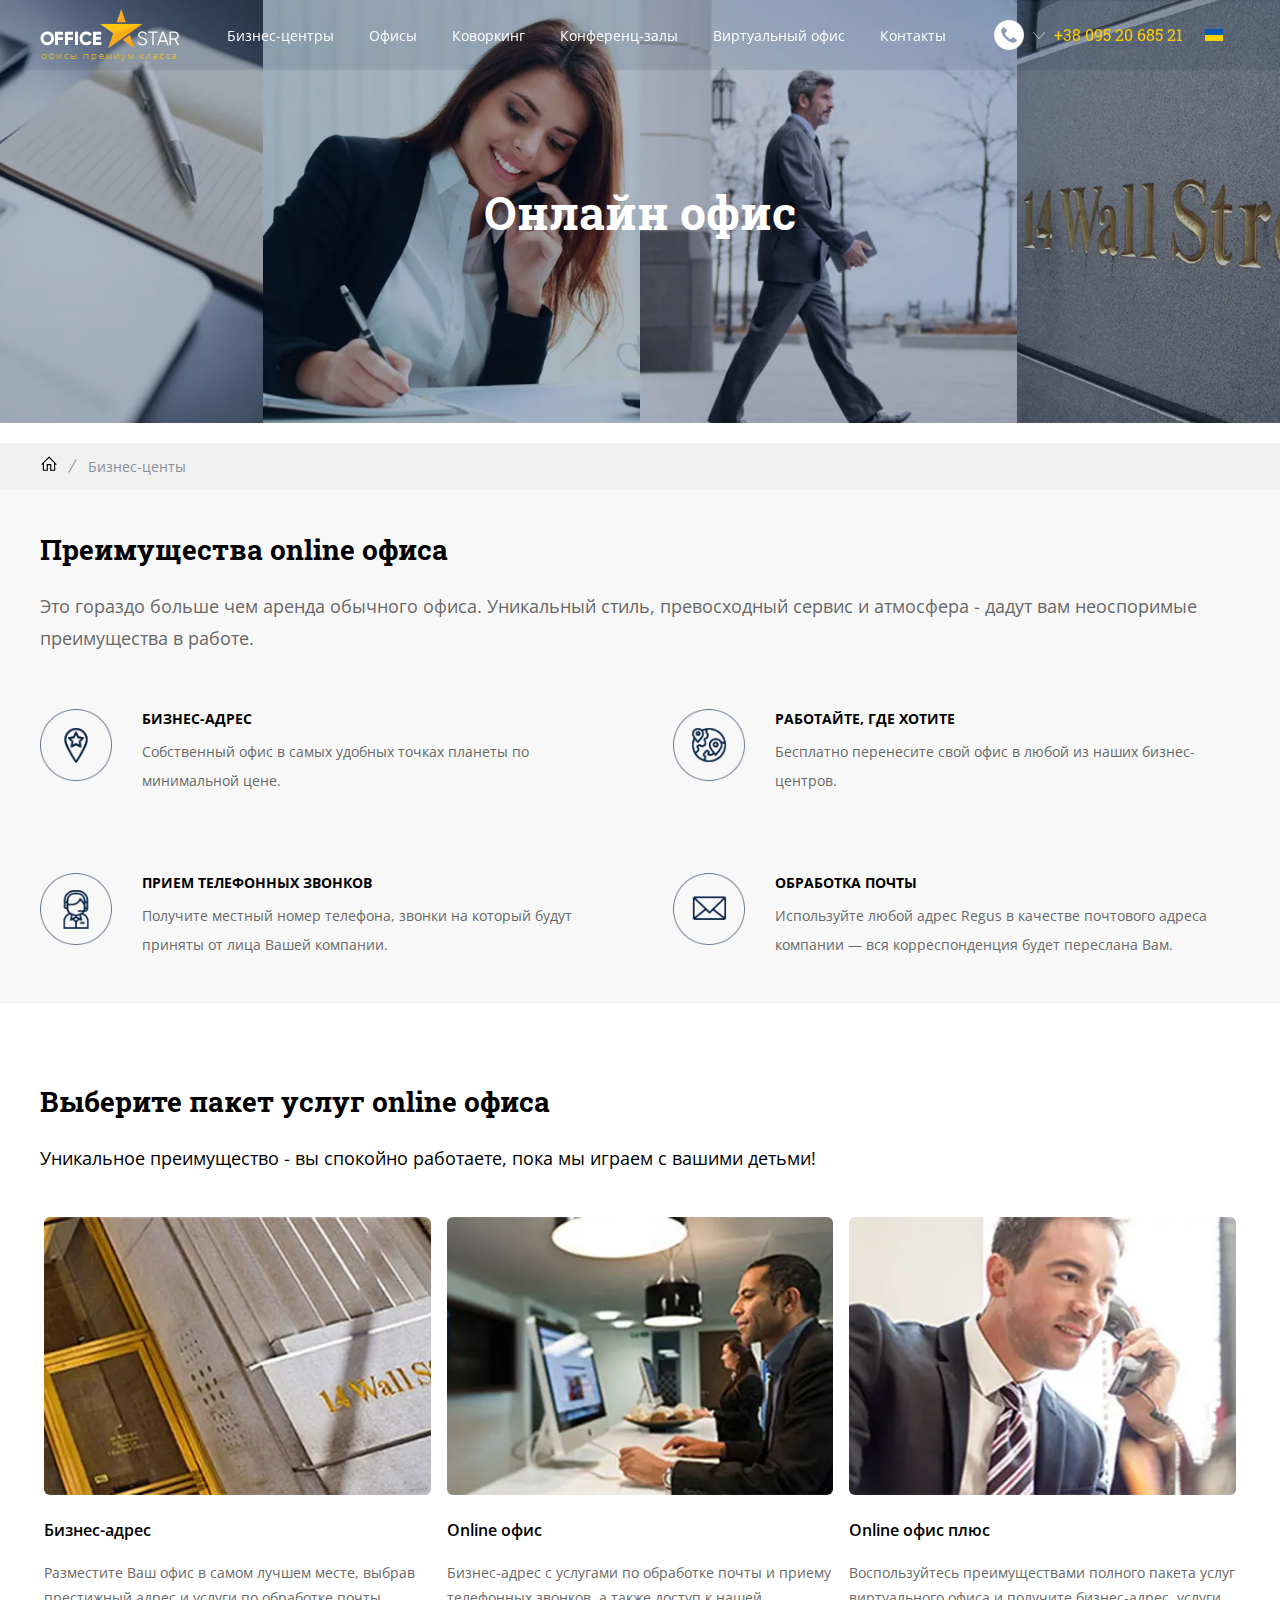
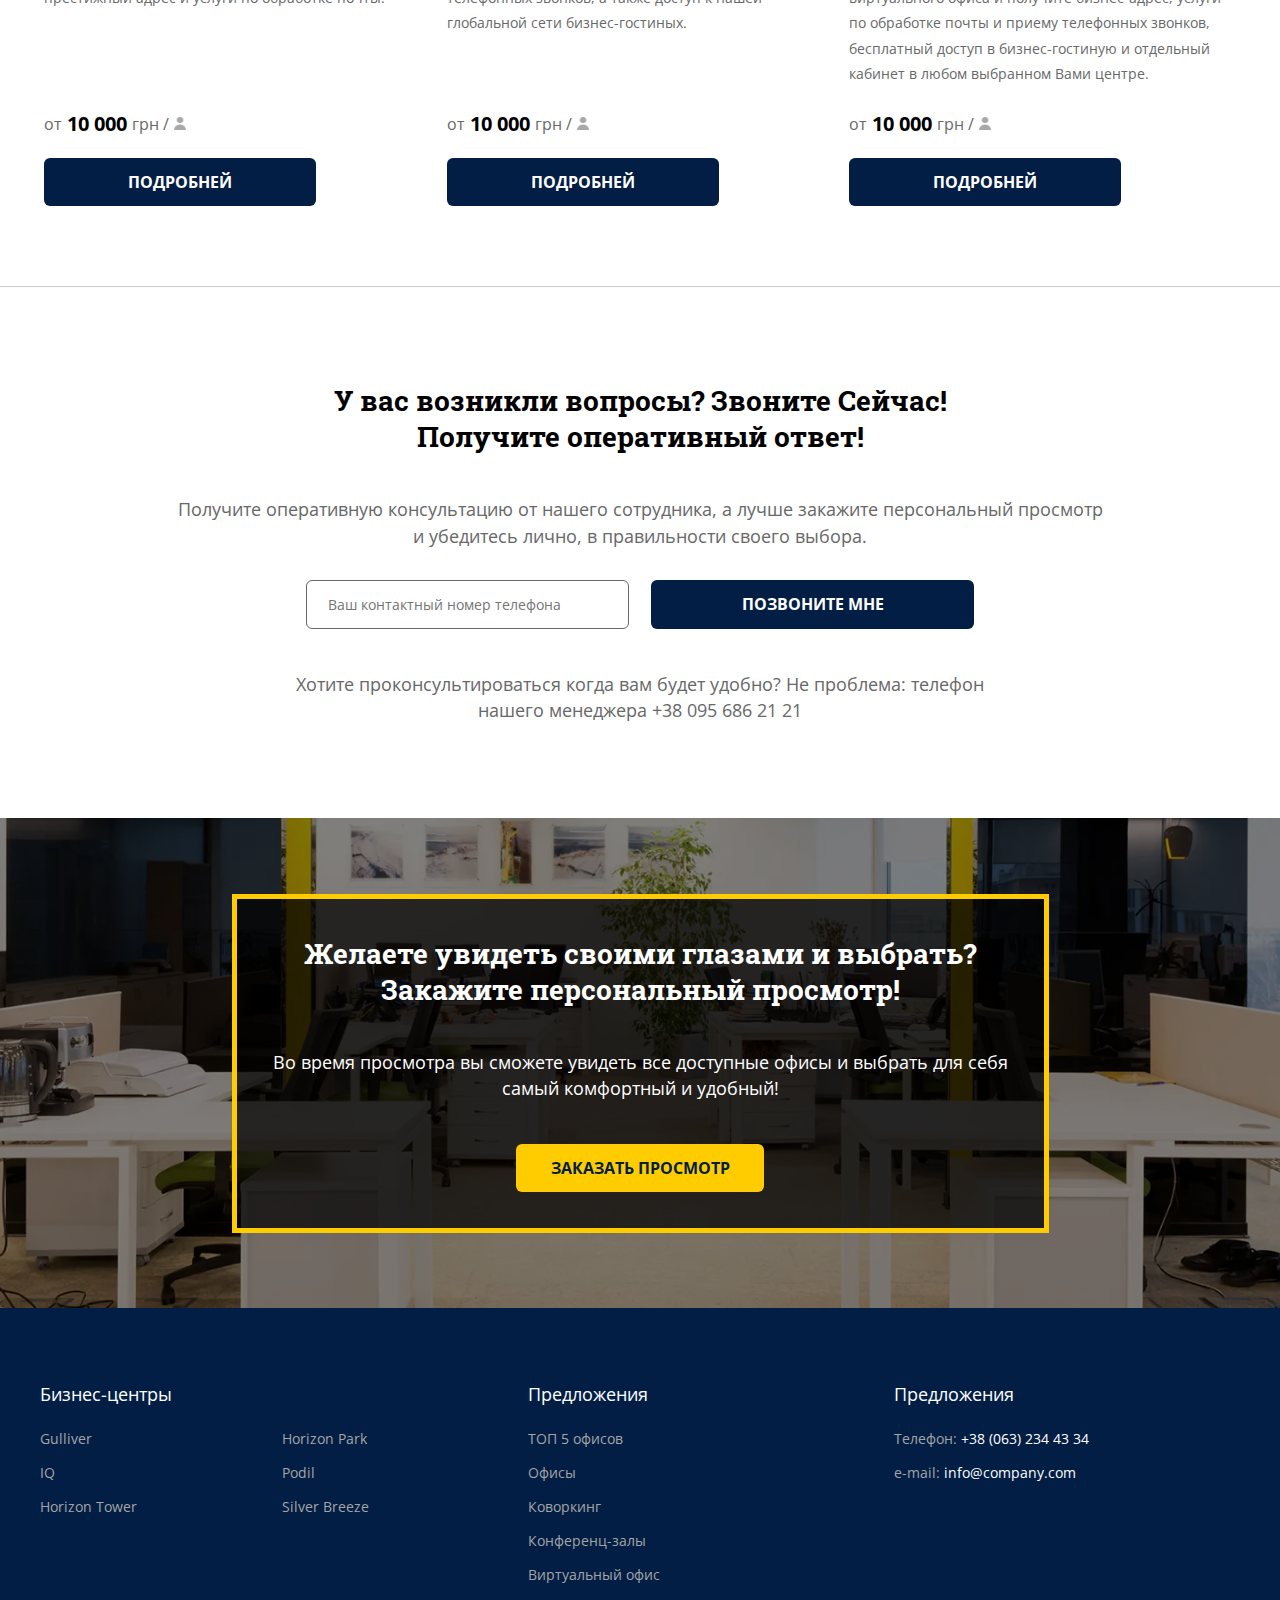
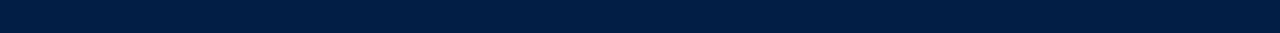
<file: online.html>
<!DOCTYPE html>
<html>

<head>
    <title>OfficeStar</title>
    <meta charset="UTF-8">
    <link rel="stylesheet" href="css/style.min.css?_v=20230418224024">
    <meta name="viewport" content="width=device-width, initial-scale=1.0, user-scalable=no">
</head>

<body>
    <div class="wrapper">
        <header class="header">
    <div class="header__container container">
        <div class="header__body">

            <div class="header__image">
                <a href="./" class="header__logo">
                    <picture><source srcset="img/Logo.webp" type="image/webp"><img src="img/Logo.png" alt="Logo"></picture>
                </a>
            </div>

            <div class="header__menu menu">
                <nav class="menu__body">
                    <ul class="menu__list">
                        <li class="menu__item">
                            <a href="centers.html" class="menu__link">Бизнес-центры</a>
                            <ul class="menu__sub-list">
                                <button class="menu__back" type="button">
                                    <svg>
                                        <use xlink: href="img/icons/icons.svg#back"></use>
                                    </svg>
                                </button>
                                <li class="menu__sub-item">
                                    <a href="#" class="menu__sub-link">
                                        <picture><source srcset="img/icons/center-icon.webp" type="image/webp"><img src="img/icons/center-icon.png" alt="Icon"></picture>
                                        IQ Business Center
                                    </a>
                                </li>
                                <li class="menu__sub-item">
                                    <a href="#" class="menu__sub-link">
                                        <picture><source srcset="img/icons/center-icon.webp" type="image/webp"><img src="img/icons/center-icon.png" alt="Icon"></picture>
                                        Horizon Tower
                                    </a>
                                </li>
                                <li class="menu__sub-item">
                                    <a href="#" class="menu__sub-link">
                                        <picture><source srcset="img/icons/center-icon.webp" type="image/webp"><img src="img/icons/center-icon.png" alt="Icon"></picture>
                                        Podil
                                    </a>
                                </li>
                                <li class="menu__sub-item">
                                    <a href="center.html" class="menu__sub-link">
                                        <picture><source srcset="img/icons/center-icon.webp" type="image/webp"><img src="img/icons/center-icon.png" alt="Icon"></picture>
                                        Gulliver
                                    </a>
                                </li>
                                <li class="menu__sub-item">
                                    <a href="#" class="menu__sub-link">
                                        <picture><source srcset="img/icons/center-icon.webp" type="image/webp"><img src="img/icons/center-icon.png" alt="Icon"></picture>
                                        Horizon Park
                                    </a>
                                </li>
                                <li class="menu__sub-item">
                                    <a href="#" class="menu__sub-link menu__sub-link_soon">
                                        <span>скоро</span>
                                        SilverBreeze
                                    </a>
                                </li>
                            </ul>
                        </li>
                        <li class="menu__item"><a href="offices.html" class="menu__link">Офисы</a></li>
                        <li class="menu__item"><a href="coworking.html" class="menu__link">Коворкинг</a></li>
                        <li class="menu__item"><a href="conference.html" class="menu__link">Конференц-залы</a></li>
                        <li class="menu__item"><a href="online.html" class="menu__link">Виртуальный офис</a></li>
                        <li class="menu__item"><a href="contacts.html" class="menu__link">Контакты</a></li>
                    </ul>
                </nav>
            </div>

            <div class="header__phones phones">
                <div class="phones__icon">
                    <picture><source srcset="img/icons/phone.webp" type="image/webp"><img src="img/icons/phone.png" alt="Phone"></picture>
                </div>
                <button class="phones__btn" type="button">
                    <picture><source srcset="img/icons/arrow-down.webp" type="image/webp"><img src="img/icons/arrow-down.png" alt=""></picture>
                </button>
                <div class="phones__body">
                    <ul class="phones__list">
                        <li class="phones__item">
                            <a href="tel:+380952068521" class="phones__link">+38 095 20 685 21</a>
                            <ul class="phones__sublist">
                                <li class="phones__subitem">
                                    <a href="tel:+380672068521" class="phones__link">+38 067 20 685 21</a>
                                </li>
                                <li class="phones__subitem">
                                    <a href="tel:+380632068521" class="phones__link">+38 063 20 685 21</a>
                                </li>
                            </ul>
                        </li>
                    </ul>
                </div>
            </div>

            <div class="header__lang lang">
                <div class="lang__select select-box">
                    <div class="options-container">
                        <div class="option">
                            <input type="radio" class="radio" id="ua" name="lang">
                            <label for="for id ua">
                                <svg>
                                    <use xlink: href="img/icons/icons.svg#ua"></use>
                                </svg>
                            </label>
                        </div>
                        <div class="option">
                            <input type="radio" class="radio" id="us" name="lang">
                            <label for="for id us">
                                <svg>
                                    <use xlink: href="img/icons/icons.svg#us"></use>
                                </svg>
                            </label>
                        </div>
                        <div class="option">
                            <input type="radio" class="radio" id="ru" name="lang">
                            <label for="for id ru">
                                <svg>
                                    <use xlink: href="img/icons/icons.svg#ru"></use>
                                </svg>
                            </label>
                        </div>
                    </div>
                    <div class="selected">
                        <svg>
                            <use xlink: href="img/icons/icons.svg#ua"></use>
                        </svg>
                    </div>
                </div>
            </div>

            <div class="menu__icon">
                <span></span>
            </div>

        </div>
    </div>
</header>

        <div class="page">
            <div class="page__online online">
                <section class="online__main main-online">
                    <div class="main-online__bg">
                        <picture><source srcset="img/online/online_bg.webp" type="image/webp"><img src="img/online/online_bg.jpg" alt="Background"></picture>
                    </div>
                    <div class="main-online__container container">
                        <div class="main-online__body">
                            <h1 class="main-online__title">Онлайн офис</h1>
                        </div>
                    </div>
                </section>
                <section class="online__breadcrumbs breadcrumbs">
                    <div class="breadcrumbs__container container">
                        <div class="breadcrumbs__body">
                            <a href="/" class="breadcrumbs__link">
                                <svg>
                                    <use xlink: href="img/icons/icons.svg#home"></use>
                                </svg>
                            </a>
                            <a href="centers.html" class="breadcrumbs__link">Бизнес-центы</a>
                        </div>
                    </div>
                </section>
                <section class="online__plus plus">
                    <div class="plus__container container">
                        <div class="plus__body">
                            <h2 class="plus__title title">Преимущества online офиса</h2>
                            <div class="plus__intro intro">Это гораздо больше чем аренда обычного офиса. Уникальный
                                стиль, превосходный сервис и атмосфера - дадут вам неоспоримые преимущества в работе.
                            </div>
                            <div class="plus__items">
                                <div class="plus__item">
                                    <div class="plus__icon">
                                        <picture><source srcset="img/online/icons/location.webp" type="image/webp"><img src="img/online/icons/location.png" alt="Icon"></picture>
                                    </div>
                                    <div class="plus__info">
                                        <div class="plus__name">
                                            Бизнес-адрес
                                        </div>
                                        <div class="plus__desc">
                                            Собственный офис в самых удобных точках планеты по минимальной цене.
                                        </div>
                                    </div>
                                </div>
                                <div class="plus__item">
                                    <div class="plus__icon">
                                        <picture><source srcset="img/online/icons/planet.webp" type="image/webp"><img src="img/online/icons/planet.png" alt="Icon"></picture>
                                    </div>
                                    <div class="plus__info">
                                        <div class="plus__name">
                                            Работайте, где хотите
                                        </div>
                                        <div class="plus__desc">
                                            Бесплатно перенесите свой офис в любой из наших бизнес-центров.
                                        </div>
                                    </div>
                                </div>
                                <div class="plus__item">
                                    <div class="plus__icon">
                                        <picture><source srcset="img/online/icons/operator.webp" type="image/webp"><img src="img/online/icons/operator.png" alt="Icon"></picture>
                                    </div>
                                    <div class="plus__info">
                                        <div class="plus__name">
                                            Прием телефонных звонков
                                        </div>
                                        <div class="plus__desc">
                                            Получите местный номер телефона, звонки на который будут приняты от лица
                                            Вашей компании.
                                        </div>
                                    </div>
                                </div>
                                <div class="plus__item">
                                    <div class="plus__icon">
                                        <picture><source srcset="img/online/icons/mail.webp" type="image/webp"><img src="img/online/icons/mail.png" alt="Icon"></picture>
                                    </div>
                                    <div class="plus__info">
                                        <div class="plus__name">
                                            Обработка почты
                                        </div>
                                        <div class="plus__desc">
                                            Используйте любой адрес Regus в качестве почтового адреса компании — вся
                                            корреспонденция будет переслана Вам.
                                        </div>
                                    </div>
                                </div>
                            </div>
                        </div>
                    </div>
                </section>
                <section class="online__package package">
                    <div class="package__container container">
                        <div class="package__body">
                            <h2 class="package__title title">Выберите пакет услуг online офиса</h2>
                            <div class="package__intro intro">
                                Уникальное преимущество - вы спокойно работаете, пока мы играем с вашими детьми!
                            </div>
                            <div class="package__items">
                                <div class="package__item item-package">
                                    <div class="item-package__body">
                                        <div class="item-package__image">
                                            <picture><source srcset="img/online/package/pack1.webp" type="image/webp"><img src="img/online/package/pack1.jpg" alt="Pack1"></picture>
                                        </div>
                                        <div class="item-package__title">Бизнес-адрес</div>
                                        <div class="item-package__desc">
                                            Разместите Ваш офис в самом лучшем месте, выбрав престижный адрес и услуги
                                            по обработке почты.
                                        </div>
                                        <div class="item-package__price">
                                            от <span>10 000</span> грн /
                                            <picture><source srcset="img/icons/user.webp" type="image/webp"><img src="img/icons/user.png" alt="Icon"></picture>
                                        </div>
                                        <button class="item-package__btn btn_blue" type="button">Подробней</button>
                                    </div>
                                </div>
                                <div class="package__item item-package">
                                    <div class="item-package__body">
                                        <div class="item-package__image">
                                            <picture><source srcset="img/online/package/pack2.webp" type="image/webp"><img src="img/online/package/pack2.jpg" alt="Pack2"></picture>
                                        </div>
                                        <div class="item-package__title">Online офис</div>
                                        <div class="item-package__desc">
                                            Бизнес-адрес с услугами по обработке почты и приему телефонных звонков, а
                                            также доступ к нашей глобальной сети бизнес-гостиных.
                                        </div>
                                        <div class="item-package__price">
                                            от <span>10 000</span> грн /
                                            <picture><source srcset="img/icons/user.webp" type="image/webp"><img src="img/icons/user.png" alt="Icon"></picture>
                                        </div>
                                        <button class="item-package__btn btn_blue" type="button">Подробней</button>
                                    </div>
                                </div>
                                <div class="package__item item-package">
                                    <div class="item-package__body">
                                        <div class="item-package__image">
                                            <picture><source srcset="img/online/package/pack3.webp" type="image/webp"><img src="img/online/package/pack3.jpg" alt="Pack3"></picture>
                                        </div>
                                        <div class="item-package__title">Online офис плюс</div>
                                        <div class="item-package__desc">
                                            Воспользуйтесь преимуществами полного пакета услуг виртуального офиса и
                                            получите бизнес-адрес, услуги по обработке почты и приему телефонных
                                            звонков, бесплатный доступ в бизнес-гостиную и отдельный кабинет в любом
                                            выбранном Вами центре.
                                        </div>
                                        <div class="item-package__price">
                                            от <span>10 000</span> грн /
                                            <picture><source srcset="img/icons/user.webp" type="image/webp"><img src="img/icons/user.png" alt="Icon"></picture>
                                        </div>
                                        <button class="item-package__btn btn_blue" type="button">Подробней</button>
                                    </div>
                                </div>
                            </div>
                        </div>
                    </div>
                </section>
                <section class="online__call call">
                    <div class="call__container container">
                        <div class="call__body">
                            <h2 class="call__title">
                                <span>У вас возникли вопросы? Звоните Сейчас!</span>
                                <span>Получите оперативный ответ!</span>
                            </h2>
                            <div class="call__intro">
                                Получите оперативную консультацию от нашего сотрудника, а лучше закажите персональный
                                просмотр и
                                убедитесь лично, в правильности своего выбора.
                            </div>
                            <form action="#" class="call__form">
                                <div class="call__item">
                                    <input type="text" placeholder="Ваш контактный номер телефона">
                                </div>
                                <div class="call__item">
                                    <button href="#done" class="call__btn btn_blue popup-link" type="button">Позвоните
                                        мне</button>
                                </div>
                            </form>
                            <div class="call__outro">
                                Хотите проконсультироваться когда вам будет удобно? Не проблема: телефон нашего
                                менеджера +38
                                095 686 21 21
                            </div>
                        </div>
                    </div>
                </section>
                <section class="online__personal personal">
                    <div class="personal__bg">
                        <picture><source srcset="img/main/personal_bg.webp" type="image/webp"><img src="img/main/personal_bg.jpg" alt="Background"></picture>
                    </div>
                    <div class="personal__container container">
                        <div class="personal__body">
                            <h2 class="personal__title">
                                <span>Желаете увидеть своими глазами и выбрать?</span>
                                <span>Закажите персональный просмотр!</span>
                            </h2>
                            <div class="personal__desc">
                                Во время просмотра вы сможете увидеть все доступные офисы и выбрать для себя самый
                                комфортный и удобный!
                            </div>
                            <button href="#order" class="personal__btn btn_yellow popup-link" type="button">Заказать
                                просмотр</button>
                        </div>
                    </div>
                </section>
            </div>
        </div> <!-- page -->

        <footer class="footer">
    <div class="footer__container container">
        <div class="footer__body">
            <div class="footer__column">
                <h3 class="footer__title">Бизнес-центры</h3>
                <ul class="footer__list">
                    <li class="footer__item">
                        <a href="#" class="footer__link">
                            Gulliver
                        </a>
                    </li>
                    <li class="footer__item">
                        <a href="#" class="footer__link">
                            IQ
                        </a>
                    </li>
                    <li class="footer__item">
                        <a href="#" class="footer__link">
                            Horizon Tower
                        </a>
                    </li>
                    <li class="footer__item">
                        <a href="#" class="footer__link">
                            Horizon Park
                        </a>
                    </li>
                    <li class="footer__item">
                        <a href="#" class="footer__link">
                            Podil
                        </a>
                    </li>
                    <li class="footer__item">
                        <a href="#" class="footer__link">
                            Silver Breeze
                        </a>
                    </li>
                </ul>
            </div>
            <div class="footer__column">
                <h3 class="footer__title">Предложения</h3>
                <ul class="footer__list">
                    <li class="footer__item">
                        <a href="#" class="footer__link">
                            ТОП 5 офисов
                        </a>
                    </li>
                    <li class="footer__item">
                        <a href="#" class="footer__link">
                            Офисы
                        </a>
                    </li>
                    <li class="footer__item">
                        <a href="#" class="footer__link">
                            Коворкинг
                        </a>
                    </li>
                    <li class="footer__item">
                        <a href="#" class="footer__link">
                            Конференц-залы
                        </a>
                    </li>
                    <li class="footer__item">
                        <a href="#" class="footer__link">
                            Виртуальный офис
                        </a>
                    </li>
                </ul>
            </div>
            <div class="footer__column">
                <h3 class="footer__title">Предложения</h3>
                <ul class="footer__list">
                    <li class="footer__item">
                        <span>Телефон:</span>
                        <a href="tel:+380632344334" class="footer__link">
                            +38 (063) 234 43 34
                        </a>
                    </li>
                    <li class="footer__item">
                        <span>e-mail: </span>
                        <a href="mailto:info@company.com" class="footer__link">
                            info@company.com
                        </a>
                    </li>
                </ul>
            </div>
        </div>
    </div>
</footer>
        <div class="popup" id="order">
    <div class="popup__body">
        <div class="popup__content">
            <button class="close-popup" type="button">
                <svg>
                    <use xlink: href="img/icons/icons.svg#x-mark"></use>
                </svg>
            </button>
            <h2 class="popup__title title">Заказать просмотр офиса</h2>
            <div class="popup__name">Бизнес-центр «Gulliver», 17 этаж
            </div>
            <div class="popup__info">
                <div class="popup__address">г. Киев, Спортивная пл., 1a</div>
                <div class="popup__district">Печерский район</div>
            </div>
            <form action="#" class="popup__form form-popup">
                <div class="form-popup__block">
                    <div class="form-popup__image">
                        <picture><source srcset="img/offices/rooms/room1.webp" type="image/webp"><img src="img/offices/rooms/room1.jpg" alt="Image"></picture>
                    </div>
                    <div class="form-popup__fields">
                        <input type="text" placeholder="Ваше имя">
                        <input type="text" placeholder="Ваш телефон">
                        <input type="text" placeholder="Ваш email">
                    </div>
                </div>
                <textarea placeholder="Укажите Ваши пожелания"></textarea>
                <a href="#done" class="form-popup__btn btn_blue popup-link" type="submit">Заказать</a>
            </form>
        </div>
    </div>
</div>

<div class="popup" id="book">
    <div class="popup__body">
        <div class="popup__content">
            <button class="close-popup" type="button">
                <svg>
                    <use xlink: href="img/icons/icons.svg#x-mark"></use>
                </svg>
            </button>
            <h2 class="popup__title title">Забронировать конференц-зал</h2>
            <div class="popup__name">Бизнес-центр «Gulliver», 17 этаж
            </div>
            <div class="popup__info">
                <div class="popup__address">г. Киев, Спортивная пл., 1a</div>
                <div class="popup__district">Печерский район</div>
            </div>
            <form action="#" class="popup__form form-popup">
                <div class="form-popup__block">
                    <div class="form-popup__image">
                        <picture><source srcset="img/offices/rooms/room1.webp" type="image/webp"><img src="img/offices/rooms/room1.jpg" alt="Image"></picture>
                    </div>
                    <div class="form-popup__fields">
                        <input type="text" placeholder="Ваше имя">
                        <input type="text" placeholder="Ваш телефон">
                        <input type="text" placeholder="Ваш email">
                        <input type="text" placeholder="Дата">
                        <input type="text" placeholder="К-во человек (макс:23)">
                    </div>
                </div>
                <textarea placeholder="Укажите Ваши пожелания"></textarea>
                <a href="#done" class="form-popup__btn btn_blue popup-link" type="submit">Забронировать</a>
            </form>
        </div>
    </div>
</div>

<div class="popup" id="done">
    <div class="popup__body">
        <div class="popup__content">
            <button class="close-popup" type="button">
                <svg>
                    <use xlink: href="img/icons/icons.svg#x-mark"></use>
                </svg>
            </button>
            <h2 class="popup__title title">Спасибо</h2>
            <div class="popup__intro intro">
                Вы заказали просмотр офиса в Бизнес-центре <span>«Gulliver»</span>
            </div>
            <ul class="popup__details">
                <li class="popup__item">
                    <span>Адрес бизнес-центра:</span> г. Киев, Спортивная пл., 1a
                </li>
                <li class="popup__item">
                    <span>Район:</span> Печерский
                </li>
                <li class="popup__item">
                    <span>Этаж:</span> 17
                </li>
                <li class="popup__item">
                    <span>Номер офиса:</span> 408
                </li>
            </ul>
            <div class="popup__message">
                Если у Вас возникнут вопросы, наши менеджеры с радостью Вам помогут
                тел.: <a href="tel:+380956862121" class="popup__phone">+38 095 686 21 21</a>
            </div>
            <button type="button" class="popup__btn btn_blue close-popup">Хорошо</button>
        </div>
    </div>
</div>
    </div> <!-- wrapper -->
    <script src="js/app.min.js?_v=20230418224024"></script>
</body>

</html>
</file>
<file: css/style.min.css>
@charset "UTF-8";@import url(https://fonts.googleapis.com/css2?family=Open+Sans:wght@300%3b400%3b600%3b700%3b800&family=Roboto+Slab:wght@300%3b400%3b700&display=swap);*{margin:0;padding:0}*,:after,:before{box-sizing:border-box;-moz-box-sizing:border-box;-webkit-box-sizing:border-box}:active,:focus{outline:0}a:active,a:focus{outline:0}aside,footer,header,nav{display:block}body{min-width:320px;max-width:100vw;overflow-x:hidden}button,input,textarea{font-family:inherit;font-size:inherit;font-weight:inherit}input::-ms-clear{display:none}button{cursor:pointer;border:none;background:0 0}button::-moz-focus-inner{padding:0;border:0}a,a:hover,a:visited{text-decoration:none}ul li{list-style:none}img{vertical-align:top}h1,h2,h3,h4,h5,h6{font-size:inherit;font-weight:400}:root{--app-height:100vh}html{font-family:"Open Sans",sans-serif;font-weight:400;font-size:16px}body{height:100%}body._lock{overflow:hidden}.wrapper{display:flex;flex-direction:column;position:relative;max-width:100vw;overflow:hidden}.wrapper.dark .header{background:#021e45}.container{max-width:1230px;margin:0 auto;padding:0 15px}.page{flex:1 1 auto}.bold{font-weight:700}.btn_yellow{font-weight:700;font-size:1.125rem;color:#021e45;text-transform:uppercase;display:flex;align-items:center;justify-content:center;background:#fc0;border-radius:6px;transition:all .3s linear}.btn_yellow:hover{background:#b99400}.btn_blue{font-weight:700;font-size:1.125rem;color:#fff;text-transform:uppercase;display:flex;align-items:center;justify-content:center;background:#021e45;height:54px;border-radius:6px;transition:all .3s linear}.btn_blue:hover{background:#013988}.title{font-family:"Roboto Slab",serif;font-size:2.125rem;font-weight:700}.intro{font-size:1.25rem;line-height:1.8}.menu{flex:1 1 auto;display:flex;align-items:center;justify-content:flex-end;margin-right:48px}.menu__icon{display:none;margin-left:10px}.menu__body{width:100%}.menu__list{z-index:2}.menu__item{display:flex;align-items:center;justify-content:space-between;margin:0 0 0 35px}.menu__link{color:#fff;font-size:.875rem;transition:all .2s linear;display:flex;align-items:center;position:relative;z-index:2;white-space:nowrap}.menu__link:hover{color:#fc0}.menu__arrow{width:20px;height:20px;display:none}.menu__arrow span{display:block;width:0;height:0;border-top:5px solid transparent;border-bottom:5px solid transparent;border-left:5px solid #fff;z-index:5;transition:all .3s linear}.menu__sub-list{display:none;position:absolute;top:0;left:50%;padding:0 10px;transition:all .2s linear;max-width:1230px;width:100%;padding:100px 100px 70px;z-index:1}.menu__sub-list::after{content:"";position:absolute;top:0;left:50%;transform:translate(-50%,0);width:100vw;height:100%;background:#020024;background:linear-gradient(0deg,rgba(2,0,36,0) 0,#021e45 15%);z-index:-1}.menu__sub-item{margin:10px 10px;flex:0 1 25%}.menu__sub-link{color:#fff;display:flex;align-items:center;transition:all .2s linear}.menu__sub-link_soon{color:#a5a5a5;pointer-events:none}.menu__sub-link_soon span{width:40px;height:40px;border-radius:4px;background:#021a3d;color:#fff;display:flex;justify-content:center;align-items:center;font-size:.75rem;margin-right:20px;opacity:.5}.menu__sub-link img{width:40px;height:40px;margin-right:20px}.menu__sub-link picture{display:flex;align-items:center}.menu__sub-link:hover{color:#fc0}.menu__back{width:20px;height:20px;position:absolute;top:25px;left:30px;display:none}.menu__back svg{width:100%;height:100%;fill:#fff}.select-box{display:flex;flex-direction:column-reverse;position:relative;width:100%}.select-box label{cursor:pointer}.options-container{position:absolute;top:110%;max-height:0;width:100%;opacity:0;transition:all .2s linear;overflow:hidden;z-index:10;background:#fff;border-radius:6px}.options-container._active{opacity:1;max-height:500px;overflow-y:auto}.option,.selected{padding:10px 20px;cursor:pointer;transition:all .2s linear;text-align:left;font-weight:600;display:flex;align-items:center}.selected{border-radius:6px;position:relative;height:50px;background:#fff;display:flex;align-items:center}.selected::after{content:"";position:absolute;top:50%;right:20px;width:12px;height:7px;transform:translate(0,-50%);-webkit-mask:url(../img/icons/arrow-down.png) center/cover no-repeat;mask:url(../img/icons/arrow-down.png) center/cover no-repeat;background:#8e8e8e;transition:all .2s linear}.selected._active::after{transform:translate(0,-50%) rotate(-180deg)}.option:hover{background:#e4e4e4}.radio{display:none}.lang{margin-left:5px}.lang__select .options-container{background:rgba(0,0,0,.3)}.lang__select .option{height:30px}.lang__select .option:hover{background:rgba(255,255,255,.1)}.lang__select .option svg{width:20px;height:12px}.lang__select .selected{border-radius:unset;height:30px;background:0 0}.lang__select .selected::after{display:none}.lang__select .selected svg{width:20px;height:12px}.tabs{width:100%;position:relative}.tabs__header{display:flex;justify-content:space-around;position:relative}.tabs__item{cursor:pointer;transition:all .2s linear;color:#686868;white-space:nowrap;text-align:center;padding:10px 5px}.tabs__item._active{transition:all .2s linear;color:#021e45;border-bottom:1px solid #021e45;font-weight:600}.tabs__body{position:relative;margin-top:70px;overflow:hidden;border-radius:0 10px 10px 10px}.tabs__block{position:absolute;opacity:0;transition:all .3s linear;width:100%;pointer-events:none}.tabs__block._active{opacity:1;pointer-events:all;height:unset;z-index:1}.tabs__title{font-size:30px;margin-bottom:20px}.tabs__content{display:flex;gap:30px}.popup{position:fixed;width:100%;height:100%;background:rgba(2,30,69,.3);top:0;left:0;opacity:0;visibility:hidden;transition:all .8s ease;overflow-y:auto;overflow-x:hidden;z-index:1000}.popup.open{opacity:1;visibility:visible}.popup.open .popup__content{opacity:1}.popup__body{min-height:100vh;display:flex;align-items:center;justify-content:center;padding:30px 10px;position:relative}.popup__content{padding:35px;position:relative;opacity:1;background:#fff;border-radius:10px;box-shadow:0 12px 40px rgba(0,0,0,.08)}.popup__title{color:#021e45;margin:0 auto;margin-bottom:30px;max-width:80%;text-align:center}.popup__name{color:#686868;margin-bottom:10px}.popup__info{margin-bottom:30px;display:flex}.popup__address{color:#686868;margin-right:20px}.popup__district{color:#021e45}.popup__intro{color:#686868;margin-bottom:50px}.popup__intro span{color:#021e45;font-weight:600}.popup__details{margin-bottom:50px}.popup__item{color:#021e45;font-weight:600;display:flex}.popup__item:not(:last-child){margin-bottom:10px}.popup__item span{color:#686868;font-weight:400;width:220px;margin-right:10px}.popup__message{color:#686868;max-width:580px;margin-bottom:40px;line-height:1.85}.popup__phone{color:#021e45;font-weight:700;white-space:nowrap}.popup__btn.close-popup{height:54px;width:230px;position:relative;top:0;left:0}.close-popup{position:absolute;top:17px;right:17px;width:28px;height:28px}.close-popup:hover svg{fill:#021e45}.close-popup svg{width:100%;height:100%;fill:#686868;transition:all .2s linear}.form-popup textarea{width:100%;resize:none;height:100px;margin-bottom:25px;color:#686868;line-height:1.85;padding:10px 20px;border-radius:6px;border:1px solid #a5a5a5;height:110px}.form-popup__block{display:flex;margin-bottom:30px}.form-popup__image{flex:1 1 64.5%;padding-bottom:47%;width:100%;position:relative;width:436px;border-radius:6px;overflow:hidden}.form-popup__image img{position:absolute;top:0;left:0;width:100%;height:100%;-o-object-fit:cover;object-fit:cover}.form-popup__fields{flex:1 1 35.5%;padding-left:20px;display:flex;flex-direction:column}.form-popup__fields input{color:#686868;line-height:1.85;padding:10px 20px;border-radius:6px;border:1px solid #a5a5a5}.form-popup__fields input:not(:last-child){margin-bottom:20px}.form-popup__btn{width:250px;height:54px}.header{background:rgba(2,30,69,.1);width:100%;position:fixed;top:0;z-index:10;transition:all .3s linear}.header._fixed{background:#021e45}.header__body{height:70px;display:flex;align-items:center}.header__image{flex:1 1 auto}.header__logo{display:flex;align-items:center;z-index:2;min-width:139px}.header__logo img{max-width:100%;max-height:100%}.phones{display:flex;align-items:center;z-index:2}.phones__icon{width:33px;height:33px}.phones__icon img{max-width:100%;max-height:100%}.phones__btn{width:30px;height:30px;display:flex;justify-content:center;align-items:center}.phones__btn picture{display:flex;align-items:center}.phones__btn img{width:12px;height:7px}.phones__list{display:flex}.phones__sublist{position:absolute;display:flex;flex-direction:column;opacity:0;visibility:hidden;pointer-events:none;padding:5px 10px;left:-10px;transition:all .2s linear;background:#021e45;border-radius:4px}.phones__item,.phones__subitem{position:relative;padding:5px 0}.phones__item:hover .phones__sublist,.phones__subitem:hover .phones__sublist{opacity:1;visibility:visible;pointer-events:all}.phones__link{font-family:"Roboto Slab",serif;font-size:1.125rem;color:#fc0;white-space:nowrap}.breadcrumbs{background:rgba(237,237,237,.8);margin-top:90px}.breadcrumbs__body{height:50px;display:flex;align-items:center}.breadcrumbs__link{color:#868e96;position:relative}.breadcrumbs__link:not(:last-child){margin-right:30px}.breadcrumbs__link:not(:last-child)::after{content:"";position:absolute;top:50%;transform:translate(0,-50%) rotate(30deg);right:-15px;width:1px;height:15px;background:#868e96}.breadcrumbs__link svg{width:20px;height:20px}.section-main{position:relative;width:100vw;min-height:100vh;height:100%;margin-bottom:50px}.section-main__container{min-height:100vh;height:100%}.section-main__body{display:flex;flex-direction:column;align-items:center;justify-content:center;min-height:100vh;height:100%;padding:80px 0 15px}.section-main__bg{position:absolute;width:100vw;min-height:100vh;height:100%;top:0;left:0;z-index:-1}.section-main__bg::after{content:"";position:absolute;width:100%;height:100%;top:0;left:0;background:#021e45;opacity:.8}.section-main__bg img{position:absolute;top:0;left:0;width:100%;height:100%;-o-object-fit:cover;object-fit:cover}.section-main__title{font-family:"Roboto Slab",serif;color:#fff;font-size:3.75rem;font-weight:700;margin-bottom:50px}.section-main__double-arrow{width:20px;height:20px;animation:double-arrow 1s ease-out infinite}.section-main__double-arrow img{max-width:100%;max-height:100%}.list-main{display:flex;margin:0 -10px 50px;width:100%;max-width:940px}.list-main__item{flex:1 1 33.333%;padding:0 10px;display:flex;flex-direction:column;align-items:center}.list-main__icon{margin-bottom:40px;position:relative;width:80px;height:80px;display:flex;align-items:center;justify-content:center}.list-main__icon img{max-width:100%;max-height:100%}.list-main__icon::after{content:"";position:absolute;bottom:-20px;left:50%;transform:translate(-50%,0);width:50%;height:1px;background:#fc0}.list-main__title{font-size:1rem;color:#fff;font-weight:600;margin-bottom:10px}.list-main__desc{font-size:1rem;color:#fff;font-weight:300;max-width:250px;text-align:center}.list-main__wrapper{display:flex;flex-direction:column;align-items:center}.search-main{background:rgba(2,30,69,.5);padding:20px 20px 30px;border-radius:6px;width:100%;max-width:940px;margin:0 auto 30px}.search-main__body{display:flex;align-items:flex-end;margin:0 -15px}.search-main__column{flex:1 1 33.333%;padding:0 15px}.search-main__title{font-size:1.125rem;color:#fff;font-weight:700;margin-bottom:25px}.search-main__btn{display:flex;justify-content:center;align-items:center;text-transform:uppercase;height:50px;background:#fc0;border-radius:6px;width:100%;font-size:1.125rem;color:#000;font-weight:600;transition:all .3s linear}.search-main__btn:hover{background:#b99400}.search-main__btn img{width:20px;height:20px;margin-right:15px}@keyframes double-arrow{0%{transform:translate(0,0)}50%{transform:translate(0,5px)}100%{transform:translate(0,0)}}.about__title{font-family:"Roboto Slab",serif;font-size:2.125rem;font-weight:700;margin-bottom:50px}.about__body{display:flex;margin:0 -35px;width:100%}.about__info{flex:1 1 auto;padding:0 35px;max-width:790px}.about__desc{margin-bottom:40px;color:#686868;line-height:1.8}.about__desc span{color:#000}.about__logo{flex:1 1 auto;min-width:250px;padding:0 35px;display:flex;flex-direction:column;justify-content:center;align-items:center;margin:0 auto}.about__logo img{max-width:100%;max-height:100%;margin-bottom:30px}.about__logo picture{display:flex;justify-content:center;align-items:center}.about__btn{background:#021e45;display:flex;align-items:center;justify-content:center;border-radius:6px;height:54px;width:272px;color:#fff;transition:all .3s linear}.about__btn:hover{background:#013988}.about__btn img{max-width:26px;max-height:26px;margin-bottom:0}.about__btn picture{display:flex;align-items:center;justify-content:center;margin-right:10px}.privilege{margin:100px 0}.privilege__title{font-family:"Roboto Slab",serif;font-size:2.125rem;font-weight:700;margin-bottom:50px}.privilege__intro{font-size:1.25rem;line-height:1.8;margin-bottom:50px;color:#686868}.privilege__items{display:flex;margin:0 -20px}.privilege__slider{width:100%;overflow:hidden;position:relative}.privilege__navigation{position:absolute;width:100%;top:50%;left:50%;transform:translate(-50%,-50%);display:flex;justify-content:space-between;align-items:center;z-index:1;height:58px}.privilege__prev{height:100%;transform:rotate(180deg);cursor:pointer}.privilege__prev img{max-height:100%}.privilege__prev.swiper-button-disabled{opacity:0;visibility:hidden;pointer-events:none}.privilege__next{cursor:pointer;height:100%}.privilege__next img{max-height:100%}.privilege__next.swiper-button-disabled{opacity:0;visibility:hidden;pointer-events:none}.item-privilege{padding:10px 20px;display:flex;flex-direction:column;align-items:center}.item-privilege__logo{margin:0 40px 50px;border:1px solid #000;border-radius:50%;width:173px;height:173px;display:flex;align-items:center;justify-content:center}.item-privilege__logo img{max-width:80%;max-height:80%}.item-privilege__logo picture{display:flex;justify-content:center;align-items:center}.item-privilege__title{font-size:1.125rem;line-height:1.6;font-weight:600;color:#000;margin-bottom:20px;text-align:center;flex:1 1 auto}.item-privilege__desc{color:#686868;text-align:center;line-height:1.6}.area{padding:100px 0;background:#021e45}.area__title{margin-bottom:50px;color:#fff}.area__intro{margin-bottom:70px;color:#a5a5a5}.area__cards{display:flex;margin:0 -10px}.card-area{padding:0 10px;flex:1 1 25%}.card-area__body{display:flex;flex-direction:column;height:100%}.card-area__image{border-radius:6px;width:100%;aspect-ratio:1/1;margin-bottom:30px;position:relative;overflow:hidden;max-height:285px}.card-area__image img{position:absolute;top:0;left:0;width:100%;height:100%;-o-object-fit:cover;object-fit:cover}.card-area__title{color:#fff;font-size:1.125rem;font-weight:600;margin-bottom:30px}.card-area__desc{color:#a5a5a5;line-height:1.7;margin-bottom:30px;flex:1 1 auto}.card-area__price{margin-bottom:30px;color:#a5a5a5;font-size:1.125rem;display:flex;align-items:center}.card-area__price span{font-size:1.5rem;color:#fff;margin:0 5px}.card-area__price img{width:15px;height:15px;margin-left:5px}.card-area__price picture{display:flex;align-items:center}.card-area__btn{width:100%;height:54px}.opportunity{padding:100px 0}.opportunity__title{margin-bottom:50px}.opportunity__intro{margin-bottom:70px;max-width:1075px;font-size:1rem;color:#686868}.opportunity__slider{overflow:hidden;position:relative}.opportunity__slide{display:flex;flex-direction:column;align-items:center}.opportunity__image{background:#ececec;margin-bottom:30px;max-width:97px;width:100%;aspect-ratio:1/1;border-radius:50%;overflow:hidden;display:flex;align-items:center;justify-content:center}.opportunity__image img{max-width:80%;max-height:80%}.opportunity__image picture{display:flex;align-items:center;justify-content:center}.opportunity__name{font-size:.875rem;line-height:1.5;text-align:center}.opportunity__navigation{position:absolute;width:100%;top:50%;left:50%;transform:translate(-50%,-50%);display:flex;justify-content:space-between;align-items:center;z-index:1;height:58px}.opportunity__prev{height:100%;transform:rotate(180deg);cursor:pointer}.opportunity__prev img{max-height:100%}.opportunity__next{cursor:pointer;height:100%}.opportunity__next img{max-height:100%}.best{padding:100px 0;background:#ececec}.best__title{margin-bottom:50px}.best__slider{width:100%;overflow:visible;padding:0 100px}.best__navigation{position:absolute;width:100%;top:50%;left:50%;transform:translate(-50%,-50%);display:flex;justify-content:space-between;height:80px;z-index:1}.best__navigation img{max-width:100%;max-height:100%}.best__prev{transform:rotate(180deg);cursor:pointer}.best__next{cursor:pointer}.slide-best{background:#fff;padding:30px;border-radius:6px}.slide-best.swiper-slide{border-radius:6px;overflow:hidden}.slide-best__title{font-size:1.5rem;font-weight:600;margin-bottom:25px}.slide-best__body{display:flex;min-width:0}.slide-best__image{margin-right:30px;position:relative;flex:1 1 auto;width:100%;border-radius:6px;overflow:hidden}.slide-best__image img{position:absolute;top:0;left:0;width:100%;height:100%;-o-object-fit:cover;object-fit:cover}.slide-best__info{flex:0 0 35%}.slide-best__name{font-size:1.125rem;font-weight:600;color:#021e45;margin-bottom:15px}.slide-best__address{font-size:.875rem;margin-bottom:25px;display:flex;flex-direction:column}.slide-best__link{color:#4070b3}.slide-best__desc{color:#686868;line-height:1.75;margin-bottom:30px}.slide-best__list{margin-bottom:30px}.slide-best__item{margin-bottom:15px;display:flex;align-items:center}.slide-best__icon{width:30px;height:30px;background:#fc0;border-radius:50%;overflow:hidden;margin-right:15px;display:flex;justify-content:flex-start;align-items:flex-end}.slide-best__icon img{max-width:100%;max-height:100%}.slide-best__property{font-size:.875rem;font-weight:600;color:#021e45}.slide-best__price{margin-bottom:25px;color:#686868;font-size:1.125rem;display:flex;align-items:center}.slide-best__price span{font-size:1.5rem;font-weight:700;color:#000;margin:0 5px}.slide-best__price img{width:15px;height:15px;margin-left:5px}.slide-best__price picture{display:flex;align-items:center}.slide-best__btn{width:272px;height:54px}.call{padding:125px 0}.call__body{display:flex;flex-direction:column;align-items:center}.call__title{font-family:"Roboto Slab",serif;font-size:2.125rem;font-weight:700;color:#000;margin-bottom:50px;display:flex;flex-direction:column;align-items:center}.call__intro{font-size:1.25rem;line-height:1.5;max-width:940px;margin:0 auto 50px;color:#686868;text-align:center}.call__form{width:100%;max-width:690px;display:flex;flex-wrap:wrap;margin:-15px 0 50px}.call__form input{height:54px;border:1px solid #686868;padding:0 25px;display:flex;align-items:center;border-radius:6px;width:100%;color:#686868}.call__item{padding:0 15px;flex:1 1 50%}.call__btn{width:100%}.call__outro{font-size:1.25rem;line-height:1.5;max-width:690px;margin:0 auto;color:#686868;text-align:center}.personal{position:relative;height:550px}.personal__container{height:100%;display:flex;align-items:center;justify-content:center}.personal__bg{position:absolute;width:100%;height:100%;top:0;left:0;z-index:-1}.personal__bg::after{content:"";position:absolute;top:0;left:0;width:100%;height:100%;background:rgba(0,0,0,.5)}.personal__bg img{position:absolute;top:0;left:0;width:100%;height:100%;-o-object-fit:cover;object-fit:cover}.personal__body{width:-moz-fit-content;width:fit-content;padding:50px;border:5px solid #fc0;background:rgba(0,0,0,.7);display:flex;flex-direction:column;align-items:center;justify-content:center}.personal__title{font-family:"Roboto Slab",serif;font-weight:700;font-size:2.125rem;display:flex;flex-direction:column;align-items:center;text-align:center;color:#fff;margin-bottom:50px}.personal__desc{font-size:1.25rem;line-height:1.5;color:#fff;margin-bottom:50px;max-width:735px;text-align:center}.personal__btn{height:54px;width:272px}.footer{background:#021e45;padding:90px 0 60px}.footer__body{display:flex;margin:0 -10px}.footer__column{flex:1 1 30%;padding:0 10px}.footer__column:first-child{flex:1 1 40%}.footer__column:first-child .footer__list{-moz-columns:2 130px;columns:2 130px}.footer__column:last-child .footer__link{color:#fff}.footer__title{font-size:1.25rem;color:#fff;margin-bottom:25px}.footer__item:not(:last-child){margin-bottom:15px}.footer__item span{color:#a5a5a5}.footer__link{font-size:1rem;color:#a5a5a5;white-space:nowrap}.online__breadcrumbs{margin-top:20px}.main-online{position:relative;width:100vw;height:539px}.main-online__bg{position:absolute;width:100vw;height:100%;top:0;left:0;z-index:-1}.main-online__bg::after{content:"";position:absolute;width:100%;height:100%;top:0;left:0;background:#021e45;opacity:.3}.main-online__bg img{position:absolute;top:0;left:0;width:100%;height:100%;-o-object-fit:cover;object-fit:cover}.main-online__container{height:100%}.main-online__body{display:flex;align-items:center;justify-content:center;height:100%}.main-online__title{font-family:"Roboto Slab",serif;color:#fff;font-size:3.75rem;font-weight:700}.plus{padding:50px 0;background:#f8f8f8;border-bottom:1px solid #ebebeb}.plus__title{margin-bottom:30px;color:#000}.plus__intro{color:#686868;margin-bottom:70px}.plus__items{display:flex;flex-wrap:wrap;margin:0 -45px}.plus__item{flex:1 1 50%;padding:0 45px;margin-bottom:110px;display:flex}.plus__item:nth-last-child(2){margin-bottom:0}.plus__item:last-child{margin-bottom:0}.plus__icon{height:80px;width:80px;min-width:80px;margin-right:40px}.plus__icon img{max-width:100%;max-height:100%}.plus__name{color:#000;text-transform:uppercase;font-weight:700;margin-bottom:10px}.plus__desc{line-height:2;color:#686868}.package{padding:100px 0;background:#fff;border-bottom:1px solid #cdcdcd}.package__title{margin-bottom:30px}.package__intro{margin-bottom:50px}.package__items{display:flex;margin:0 -10px}.package__item{padding:0 10px;flex:1 1 33.333%}.item-package__body{height:100%;display:flex;flex-direction:column}.item-package__image{width:100%;position:relative;margin-bottom:30px;border-radius:6px;padding-bottom:72%;overflow:hidden}.item-package__image img{position:absolute;top:0;left:0;width:100%;height:100%;-o-object-fit:cover;object-fit:cover}.item-package__title{font-size:1.125rem;font-weight:600;color:#000;margin-bottom:25px}.item-package__desc{color:#686868;line-height:1.75;margin-bottom:30px;flex:1 1 auto}.item-package__price{font-size:1.125rem;color:#686868;display:flex;align-items:center;margin-bottom:25px}.item-package__price span{font-size:1.5rem;font-weight:700;color:#000;margin:0 5px}.item-package__price img{margin-left:5px;max-width:15px;max-height:15px}.item-package__price picture{display:flex;align-items:center}.item-package__btn{height:54px;max-width:272px;width:100%}.main-centers{position:relative;padding:50px 0 55px;border-bottom:1px solid #cdcdcd}.main-centers__title{color:#000;margin-bottom:50px}.main-centers__intro{font-size:1rem;line-height:1.87;color:#686868;margin-bottom:40px}.main-centers__intro span{font-weight:700;color:#000}.main-centers__items{display:flex;flex-wrap:wrap;margin:0 -27px}.main-centers__item{flex:1 1 33.333%;margin-bottom:65px;padding:0 27px;display:flex;flex-direction:column}.main-centers__name{font-size:1.125rem;font-weight:600;color:#000;margin-bottom:15px}.main-centers__address{color:#686868;line-height:1.87}.main-centers__district{font-size:.875rem;color:#021e45;margin-bottom:15px;flex:1 1 auto}.main-centers__image{display:block;margin-bottom:25px;position:relative;width:100%;border-radius:6px;overflow:hidden;padding-bottom:75%}.main-centers__image.inactive{pointer-events:none}.main-centers__image.inactive::before{content:"";position:absolute;top:0;left:0;width:100%;height:100%;background:rgba(2,30,69,.7);z-index:1}.main-centers__image.inactive::after{content:"Скоро открытие";position:absolute;font-size:1.25rem;font-weight:600;top:50%;left:50%;transform:translate(-50%,-50%);color:#fff;z-index:2}.main-centers__image img{position:absolute;top:0;left:0;width:100%;height:100%;-o-object-fit:cover;object-fit:cover}.main-centers__btn{height:54px;width:100%}.main-centers__btn.inactive{pointer-events:none}.main-contacts{position:relative;padding:50px 0 120px;border-bottom:1px solid #cdcdcd}.main-contacts__title{margin-bottom:50px}.main-contacts__body{display:flex;margin:0 -25px}.main-contacts__centers{flex:0 0 57%;padding:0 25px}.main-contacts__details{flex:0 0 43%;padding:0 25px}.centers-contacts__title{font-weight:600;font-size:1.5rem;color:#000;margin-bottom:25px}.centers-contacts__items{display:flex;flex-wrap:wrap;margin:0 -15px}.centers-contacts__item{flex:0 1 50%;padding:0 15px;margin-bottom:50px}.centers-contacts__image{position:relative;margin-bottom:30px;width:100%;padding-bottom:75%}.centers-contacts__image img{position:absolute;top:0;left:0;width:100%;height:100%;-o-object-fit:cover;object-fit:cover}.centers-contacts__name{font-size:1.125rem;font-weight:600;margin-bottom:15px}.centers-contacts__address{color:#686868;margin-bottom:5px}.centers-contacts__district{font-size:.875rem;color:#021e45}.details-contacts__title{font-weight:600;font-size:1.5rem;color:#000;margin-bottom:25px}.details-contacts__address{color:#686868;margin-bottom:25px}.details-contacts__address p:first-child{font-weight:600;color:#000;margin-bottom:10px}.details-contacts__phones{color:#686868;margin-bottom:50px}.details-contacts__phones p{margin-bottom:5px}.details-contacts__phones p:first-child{font-weight:600;color:#000;margin-bottom:10px}.form-contacts{border-radius:6px;box-shadow:1.414px 1.414px 10px 0 rgba(0,0,0,.4);padding:40px 30px}.form-contacts input{color:#686868;padding:15px 20px;border-radius:6px;border:1px solid #686868;margin-bottom:30px;width:100%}.form-contacts textarea{color:#686868;padding:15px 20px;border-radius:6px;border:1px solid #686868;margin-bottom:30px;width:100%;height:160px;resize:none}.form-contacts__title{font-size:1.5rem;font-weight:700;color:#021e45;margin-bottom:25px}.form-contacts__btn{width:195px;height:54px}.offices__breadcrumbs{margin-top:20px}.main-offices{position:relative;width:100vw;height:539px}.main-offices__bg{position:absolute;width:100vw;height:100%;top:0;left:0;z-index:-1}.main-offices__bg::after{content:"";position:absolute;width:100%;height:100%;top:0;left:0;background:#021e45;opacity:.3}.main-offices__bg img{position:absolute;top:0;left:0;width:100%;height:100%;-o-object-fit:cover;object-fit:cover}.main-offices__container{height:100%}.main-offices__body{display:flex;align-items:center;justify-content:center;height:100%}.main-offices__title{font-family:"Roboto Slab",serif;color:#fff;font-size:3.75rem;font-weight:700}.rooms{position:relative;padding:100px 0;border-bottom:1px solid #cdcdcd}.rooms__title{color:#000;margin-bottom:30px}.rooms__intro{color:#686868;margin-bottom:50px}.rooms__items{display:flex;flex-wrap:wrap;margin:0 -15px}.rooms__items.grid .rooms__item{flex:1 1 100%;display:flex;flex-direction:row}.rooms__items.grid .rooms__part_one{flex:1 1 65%;margin-right:40px;display:flex;flex-direction:column}.rooms__items.grid .rooms__name{margin-bottom:0;margin-right:50px;position:relative}.rooms__items.grid .rooms__name::before{content:"";position:absolute;top:50%;right:-25px;transform:translate(0,-50%);width:5px;height:5px;border-radius:50%;overflow:hidden;background:#686868}.rooms__items.grid .rooms__address{display:block}.rooms__items.grid .rooms__district{display:block}.rooms__items.grid .rooms__contacts{margin-bottom:25px;order:1}.rooms__items.grid .rooms__image{order:2;margin-bottom:0}.rooms__items.grid .rooms__part_two{flex:1 1 34%;display:flex;padding-top:70px}.rooms__items.grid .rooms__desc{order:1}.rooms__items.grid .rooms__features{order:2;flex:1 1 auto}.rooms__items.grid .rooms__feature:not(:first-child){display:flex}.rooms__items.grid .rooms__price{order:3}.rooms__items.grid .rooms__btn{order:4}.rooms__items.grid .rooms__navigation{display:flex}.rooms__items.grid .rooms__slider{pointer-events:all}.rooms__items.grid .banner__horisontal{display:block}.rooms__items.grid .banner__vertical{display:none}.rooms__item{display:flex;flex-direction:column;flex:0 1 33.333%;padding:0 15px;margin-bottom:70px}.rooms__item_cpecial .rooms__image img{top:50%;left:50%;transform:translate(-50%,-50%);width:97%;height:97%;border-radius:6px;overflow:hidden}.rooms__item_cpecial .rooms__image::before{content:"";position:absolute;top:0;left:0;width:100%;height:100%;background:#ff7200;background:linear-gradient(135deg,#ff7200 0,#fc0 100%)}.rooms__item_cpecial .rooms__people img{position:relative;top:unset;left:unset;transform:translate(0,0);border-radius:0;max-width:15px;max-height:15px}.rooms__part_two{flex:1 1 auto;display:flex;flex-direction:column}.rooms__image{position:relative;width:100%;border-radius:6px;overflow:hidden;margin-bottom:30px;padding-bottom:74%}.rooms__slider{position:absolute;width:100%;height:100%;pointer-events:none}.rooms__slide{position:relative;width:100%;height:100%}.rooms__slide img{position:absolute;top:0;left:0;width:100%;height:100%;-o-object-fit:cover;object-fit:cover}.rooms__people{display:flex;align-items:center;justify-content:center;color:#000;width:75px;height:45px;position:absolute;bottom:0;right:0;background:#fc0;border-radius:6px 0 0 0;z-index:1}.rooms__people img{position:relative;max-width:15px;max-height:15px;margin-right:5px}.rooms__people picture{display:flex;align-items:center}.rooms__name{font-size:1.25rem;font-weight:600;color:#000;margin-bottom:15px}.rooms__features{margin-bottom:15px}.rooms__feature{display:flex;align-items:center}.rooms__feature:not(:first-child){display:none}.rooms__feature:not(:last-child){margin-bottom:15px}.rooms__icon{width:27px;height:27px;margin-right:10px;display:flex;justify-content:center;align-items:center}.rooms__icon img{max-width:100%;max-height:100%}.rooms__property{font-size:.875rem;color:#021e45}.rooms__desc{flex:1 1 auto;color:#686868;line-height:1.75;margin-bottom:30px}.rooms__price{font-size:1.125rem;color:#686868;display:flex;align-items:center;margin-bottom:30px}.rooms__price span{color:#000;font-weight:24;font-weight:700;margin:0 5px}.rooms__price img{max-width:15px;max-height:15px;margin-left:5px}.rooms__price picture{display:flex;align-items:center}.rooms__btn{height:54px;width:272px}.rooms__more{font-size:1.125rem;font-weight:600;color:#021e45;text-transform:uppercase;display:flex;flex-direction:column;align-items:center;margin:0 auto}.rooms__more img{width:20px;height:20px;margin-top:15px}.rooms__contacts{display:flex;flex-wrap:wrap;align-items:center}.rooms__address{flex:1 1 auto;text-align:right;display:none;color:#686868;position:relative}.rooms__district{flex:1 1 auto;text-align:right;display:none;color:#021e45;margin-left:15px}.rooms__special{position:absolute;top:0;left:0;z-index:2;display:flex;flex-direction:column;align-items:center;background:#ff7200;padding:10px 20px;border-radius:0 0 6px 0}.rooms__special span{font-size:1.375rem;font-weight:300;color:#fff;line-height:1}.rooms__special span:first-child{text-transform:uppercase;font-size:1.125rem;font-weight:800}.rooms__header{display:flex;justify-content:space-between}.rooms__download{color:#fff;width:272px;height:54px;font-size:1rem;font-weight:400;text-transform:none;margin-bottom:10px}.rooms__download img{width:20px;height:20px;margin-right:15px}.rooms__note{font-size:.875rem;color:#686868;text-align:right}.rooms__right{display:flex;flex-direction:column;align-items:flex-end}.rooms__navigation{position:absolute;width:95%;top:50%;left:50%;transform:translate(-50%,-50%);display:none;align-items:center;justify-content:space-between;z-index:1;pointer-events:none}.rooms__next,.rooms__prev{width:40px;height:40px;border-radius:50%;overflow:hidden;background:#fc0;display:flex;align-items:center;justify-content:center;cursor:pointer;pointer-events:all}.rooms__next.swiper-button-disabled,.rooms__prev.swiper-button-disabled{background:rgba(255,204,0,.5);pointer-events:none}.rooms__next svg,.rooms__prev svg{width:40%;height:40%;fill:#000}.rooms__next svg{transform:rotate(180deg)}.banner__vertical img{max-width:100%;max-height:100%}.banner__horisontal{display:none}.banner__horisontal img{max-width:100%;max-height:100%}.banner__link{display:block;border-radius:6px;overflow:hidden;width:100%;height:100%;position:relative}.banner__decor{position:absolute;bottom:0;left:0;width:100%;height:62%}.banner__decor img{position:absolute;top:0;left:0;width:100%;height:100%;-o-object-fit:cover;object-fit:cover}.banner__image{width:100%;height:100%;position:relative}.banner__image img{position:absolute;top:0;left:0;width:100%;height:100%;-o-object-fit:cover;object-fit:cover}.filter{width:100%;display:flex;align-items:center;justify-content:flex-end;flex-wrap:wrap;margin-bottom:25px}.filter__items{display:flex;justify-content:space-between;flex-wrap:wrap;flex:1 1 auto;padding-bottom:15px}.filter__item{display:flex;align-items:center;margin-right:10px;margin-bottom:10px}.filter__item:first-of-type .filter__selected{min-width:150px}.filter__item:last-of-type .filter__selected{min-width:220px}.filter__name{font-size:.875rem;color:#686868;margin-right:5px;white-space:nowrap}.filter__options{border:1px solid #808ea2}.filter__option{font-size:.875rem;color:#000;white-space:nowrap;padding:7px 20px}.filter__selected{font-size:.875rem;color:#000;border:1px solid #808ea2;height:40px;min-width:110px}.filter__btns{display:flex;align-items:center;margin-left:50px;padding-bottom:15px}.filter__btn{width:20px;height:20px;display:flex;align-items:center;justify-content:center}.filter__btn:not(:last-child){margin-right:10px}.filter__btn.active svg{fill:#686868}.filter__btn:hover svg{fill:#686868}.filter__btn svg{max-width:100%;max-height:100%;fill:#000;transition:all .2s linear}.conference__breadcrumbs{margin-top:20px}.main-conference{position:relative;width:100vw;height:539px}.main-conference__bg{position:absolute;width:100vw;height:100%;top:0;left:0;z-index:-1}.main-conference__bg::after{content:"";position:absolute;width:100%;height:100%;top:0;left:0;background:#021e45;opacity:.3}.main-conference__bg img{position:absolute;top:0;left:0;width:100%;height:100%;-o-object-fit:cover;object-fit:cover}.main-conference__container{height:100%}.main-conference__body{display:flex;align-items:center;justify-content:center;height:100%}.main-conference__title{font-family:"Roboto Slab",serif;color:#fff;font-size:3.75rem;font-weight:700}.coworking__breadcrumbs{margin-top:20px}.main-coworking{position:relative;width:100vw;height:539px}.main-coworking__bg{position:absolute;width:100vw;height:100%;top:0;left:0;z-index:-1}.main-coworking__bg::after{content:"";position:absolute;width:100%;height:100%;top:0;left:0;background:#021e45;opacity:.3}.main-coworking__bg img{position:absolute;top:0;left:0;width:100%;height:100%;-o-object-fit:cover;object-fit:cover}.main-coworking__container{height:100%}.main-coworking__body{display:flex;align-items:center;justify-content:center;height:100%}.main-coworking__title{font-family:"Roboto Slab",serif;color:#fff;font-size:3.75rem;font-weight:700}.office{position:relative;padding:70px 0 100px;border-bottom:1px solid #cdcdcd}.office__breadcrumbs{margin-top:20px;margin-bottom:50px}.office__title{margin-bottom:20px}.office__contacts{display:flex;align-items:center;margin-bottom:50px}.office__address{color:#686868;margin-right:50px}.office__district{color:#021e45}.office__body{display:flex;border-radius:6px;overflow:hidden}.office__slider{flex:1 1 65%;overflow:hidden;position:relative}.office__slide img{position:absolute;top:0;left:0;width:100%;height:100%;-o-object-fit:cover;object-fit:cover}.office__info{flex:1 1 35%;padding:40px;display:flex;flex-direction:column;background:#efefef}.office__desc{color:#686868;line-height:1.7;margin-bottom:30px}.office__features{margin-bottom:15px}.office__feature{display:flex;align-items:center;margin-bottom:15px}.office__icon{width:27px;height:27px;margin-right:10px;display:flex;justify-content:center;align-items:center}.office__icon img{max-width:100%;max-height:100%}.office__property{font-size:.875rem;font-weight:600;color:#021e45}.office__price{font-size:1.125rem;color:#686868;display:flex;align-items:center;margin-bottom:25px}.office__price span{font-size:1.5rem;font-weight:700;color:#000;margin:0 5px}.office__price img{width:15px;height:15px;margin-left:5px}.office__price picture{display:flex;align-items:center}.office__btn{width:272px;height:54px}.office__navigation{position:absolute;width:95%;top:50%;left:50%;transform:translate(-50%,-50%);display:flex;align-items:center;justify-content:space-between;z-index:1;pointer-events:none}.office__next,.office__prev{width:40px;height:40px;border-radius:50%;overflow:hidden;background:#fc0;display:flex;align-items:center;justify-content:center;cursor:pointer;pointer-events:all}.office__next svg,.office__prev svg{width:40%;height:40%;fill:#000}.office__next svg{transform:rotate(180deg)}.center__about{padding:80px 0;border-bottom:1px solid #ececec}.center__plus{padding:100px 0 40px}.center__plus .plus__title{margin:0 10px 50px 0}.center__plus .plus__item{margin-bottom:60px}.main-center{position:relative;width:100vw;height:var(--app-height)}.main-center__bg{position:absolute;width:100vw;height:var(--app-height);top:0;left:0;z-index:-1}.main-center__bg img{position:absolute;top:0;left:0;width:100%;height:100%;-o-object-fit:cover;object-fit:cover}.main-center__container{height:var(--app-height)}.main-center__body{padding-top:130px;height:var(--app-height);display:flex;flex-direction:column}.main-center__title{color:#fff;font-weight:700;font-size:5.625rem;display:flex;flex-direction:column;line-height:1;margin-bottom:60px}.main-center__title span{font-size:1.5rem}.main-center__contacts{display:flex;flex:1 1 auto}.main-center__icon{width:29px;height:29px;display:flex;align-items:center;justify-content:center;margin-right:15px}.main-center__icon img{max-width:100%;max-height:100%}.main-center__address{color:#eff0f1;margin-bottom:5px}.main-center__district{font-size:.875rem;color:#dbdbdb}.see{margin-bottom:50px}.see__title{font-size:2.25rem;color:#fff;font-weight:700;line-height:1;margin-bottom:30px}.see__items{display:flex;flex-wrap:wrap;margin:0 -10px}.see__item{border-radius:6px;display:flex;padding:0 10px}.see__icon{width:80px;height:80px;border-radius:6px 0 0 6px;background:#fc0;display:flex;justify-content:center;align-items:center}.see__icon img{max-width:33px;max-height:33px}.see__info{background:#fff;padding:0 20px;display:flex;flex-direction:column;justify-content:center;border-radius:0 6px 6px 0}.see__name{font-size:.875rem;font-weight:600;color:#021e45;margin-bottom:5px}.see__desc{font-size:.75rem;color:#686868}.structure{padding:80px 0;background:#021e45}.structure__title{color:#fff;margin-bottom:50px}.structure__intro{font-size:1rem;color:#ececec;margin-bottom:50px}.structure__items{display:flex;flex-wrap:wrap;margin:0 -10px}.structure__item{display:flex;flex-direction:column;align-items:center;padding:0 15px}.structure__logo{width:97px;height:97px;border-radius:50%;overflow:hidden;background:#021939;display:flex;align-items:center;justify-content:center;margin-bottom:30px}.structure__logo img{max-width:100%;max-height:100%}.structure__name{font-size:.875rem;line-height:1.5;color:#fff;text-align:center;max-width:200px}.structure__slider{width:100%;overflow:hidden;position:relative}.structure__navigation{position:absolute;width:100%;top:50%;left:50%;transform:translate(-50%,-50%);display:flex;justify-content:space-between;align-items:center;z-index:1;height:58px}.structure__prev{height:100%;transform:rotate(180deg);cursor:pointer}.structure__prev img{max-height:100%;filter:invert(1)}.structure__prev.swiper-button-disabled{opacity:0;visibility:hidden;pointer-events:none}.structure__next{cursor:pointer;height:100%}.structure__next img{max-height:100%;filter:invert(1)}.structure__next.swiper-button-disabled{opacity:0;visibility:hidden;pointer-events:none}.map{width:100%;height:500px;position:relative}.map__item{width:100%;height:100%;position:relative}.map__item img{position:absolute;top:0;left:0;width:100%;height:100%;-o-object-fit:cover;object-fit:cover}.map__body{width:100%;height:100%;position:absolute;top:0;left:0;display:flex;flex-direction:column;justify-content:center;align-items:center;z-index:1;transition:all .3s linear}.map__body::before{content:"";position:absolute;top:0;left:0;width:100%;height:100%;background:rgba(2,30,69,.5);z-index:-1}.map__body.hidden{opacity:0;visibility:hidden;pointer-events:none}.map__title{color:#fff;margin-bottom:35px}.map__note{font-size:1.25rem;color:#fff;margin-bottom:40px}.map__icon{width:80px;height:80px;display:flex;align-items:center;justify-content:center}.map__icon img{max-width:100%;max-height:100%}.map iframe{width:100%;height:100%}@font-face{font-family:swiper-icons;src:url("data:application/font-woff;charset=utf-8;base64, [base64]//wADZ2x5ZgAAAywAAADMAAAD2MHtryVoZWFkAAABbAAAADAAAAA2E2+eoWhoZWEAAAGcAAAAHwAAACQC9gDzaG10eAAAAigAAAAZAAAArgJkABFsb2NhAAAC0AAAAFoAAABaFQAUGG1heHAAAAG8AAAAHwAAACAAcABAbmFtZQAAA/gAAAE5AAACXvFdBwlwb3N0AAAFNAAAAGIAAACE5s74hXjaY2BkYGAAYpf5Hu/j+W2+MnAzMYDAzaX6QjD6/4//Bxj5GA8AuRwMYGkAPywL13jaY2BkYGA88P8Agx4j+/8fQDYfA1AEBWgDAIB2BOoAeNpjYGRgYNBh4GdgYgABEMnIABJzYNADCQAACWgAsQB42mNgYfzCOIGBlYGB0YcxjYGBwR1Kf2WQZGhhYGBiYGVmgAFGBiQQkOaawtDAoMBQxXjg/wEGPcYDDA4wNUA2CCgwsAAAO4EL6gAAeNpj2M0gyAACqxgGNWBkZ2D4/wMA+xkDdgAAAHjaY2BgYGaAYBkGRgYQiAHyGMF8FgYHIM3DwMHABGQrMOgyWDLEM1T9/w8UBfEMgLzE////P/5//f/V/xv+r4eaAAeMbAxwIUYmIMHEgKYAYjUcsDAwsLKxc3BycfPw8jEQA/[base64]/uznmfPFBNODM2K7MTQ45YEAZqGP81AmGGcF3iPqOop0r1SPTaTbVkfUe4HXj97wYE+yNwWYxwWu4v1ugWHgo3S1XdZEVqWM7ET0cfnLGxWfkgR42o2PvWrDMBSFj/IHLaF0zKjRgdiVMwScNRAoWUoH78Y2icB/yIY09An6AH2Bdu/UB+yxopYshQiEvnvu0dURgDt8QeC8PDw7Fpji3fEA4z/PEJ6YOB5hKh4dj3EvXhxPqH/SKUY3rJ7srZ4FZnh1PMAtPhwP6fl2PMJMPDgeQ4rY8YT6Gzao0eAEA409DuggmTnFnOcSCiEiLMgxCiTI6Cq5DZUd3Qmp10vO0LaLTd2cjN4fOumlc7lUYbSQcZFkutRG7g6JKZKy0RmdLY680CDnEJ+UMkpFFe1RN7nxdVpXrC4aTtnaurOnYercZg2YVmLN/d/gczfEimrE/fs/bOuq29Zmn8tloORaXgZgGa78yO9/cnXm2BpaGvq25Dv9S4E9+5SIc9PqupJKhYFSSl47+Qcr1mYNAAAAeNptw0cKwkAAAMDZJA8Q7OUJvkLsPfZ6zFVERPy8qHh2YER+3i/BP83vIBLLySsoKimrqKqpa2hp6+jq6RsYGhmbmJqZSy0sraxtbO3sHRydnEMU4uR6yx7JJXveP7WrDycAAAAAAAH//wACeNpjYGRgYOABYhkgZgJCZgZNBkYGLQZtIJsFLMYAAAw3ALgAeNolizEKgDAQBCchRbC2sFER0YD6qVQiBCv/H9ezGI6Z5XBAw8CBK/m5iQQVauVbXLnOrMZv2oLdKFa8Pjuru2hJzGabmOSLzNMzvutpB3N42mNgZGBg4GKQYzBhYMxJLMlj4GBgAYow/P/PAJJhLM6sSoWKfWCAAwDAjgbRAAB42mNgYGBkAIIbCZo5IPrmUn0hGA0AO8EFTQAA") format("woff");font-weight:400;font-style:normal}:root{--swiper-theme-color:#007aff}.swiper{margin-left:auto;margin-right:auto;position:relative;overflow:hidden;list-style:none;padding:0;z-index:1}.swiper-vertical>.swiper-wrapper{flex-direction:column}.swiper-wrapper{position:relative;width:100%;height:100%;z-index:1;display:flex;transition-property:transform;box-sizing:content-box}.swiper-android .swiper-slide,.swiper-wrapper{transform:translate3d(0,0,0)}.swiper-pointer-events{touch-action:pan-y}.swiper-pointer-events.swiper-vertical{touch-action:pan-x}.swiper-slide{flex-shrink:0;width:100%;height:100%;position:relative;transition-property:transform}.swiper-slide-invisible-blank{visibility:hidden}.swiper-autoheight,.swiper-autoheight .swiper-slide{height:auto}.swiper-autoheight .swiper-wrapper{align-items:flex-start;transition-property:transform,height}.swiper-backface-hidden .swiper-slide{transform:translateZ(0);-webkit-backface-visibility:hidden;backface-visibility:hidden}.swiper-3d,.swiper-3d.swiper-css-mode .swiper-wrapper{perspective:1200px}.swiper-3d .swiper-cube-shadow,.swiper-3d .swiper-slide,.swiper-3d .swiper-slide-shadow,.swiper-3d .swiper-slide-shadow-bottom,.swiper-3d .swiper-slide-shadow-left,.swiper-3d .swiper-slide-shadow-right,.swiper-3d .swiper-slide-shadow-top,.swiper-3d .swiper-wrapper{transform-style:preserve-3d}.swiper-3d .swiper-slide-shadow,.swiper-3d .swiper-slide-shadow-bottom,.swiper-3d .swiper-slide-shadow-left,.swiper-3d .swiper-slide-shadow-right,.swiper-3d .swiper-slide-shadow-top{position:absolute;left:0;top:0;width:100%;height:100%;pointer-events:none;z-index:10}.swiper-3d .swiper-slide-shadow{background:rgba(0,0,0,.15)}.swiper-3d .swiper-slide-shadow-left{background-image:linear-gradient(to left,rgba(0,0,0,.5),rgba(0,0,0,0))}.swiper-3d .swiper-slide-shadow-right{background-image:linear-gradient(to right,rgba(0,0,0,.5),rgba(0,0,0,0))}.swiper-3d .swiper-slide-shadow-top{background-image:linear-gradient(to top,rgba(0,0,0,.5),rgba(0,0,0,0))}.swiper-3d .swiper-slide-shadow-bottom{background-image:linear-gradient(to bottom,rgba(0,0,0,.5),rgba(0,0,0,0))}.swiper-css-mode>.swiper-wrapper{overflow:auto;scrollbar-width:none;-ms-overflow-style:none}.swiper-css-mode>.swiper-wrapper::-webkit-scrollbar{display:none}.swiper-css-mode>.swiper-wrapper>.swiper-slide{scroll-snap-align:start start}.swiper-horizontal.swiper-css-mode>.swiper-wrapper{scroll-snap-type:x mandatory}.swiper-vertical.swiper-css-mode>.swiper-wrapper{scroll-snap-type:y mandatory}.swiper-centered>.swiper-wrapper::before{content:"";flex-shrink:0;order:9999}.swiper-centered.swiper-horizontal>.swiper-wrapper>.swiper-slide:first-child{-webkit-margin-start:var(--swiper-centered-offset-before);margin-inline-start:var(--swiper-centered-offset-before)}.swiper-centered.swiper-horizontal>.swiper-wrapper::before{height:100%;width:var(--swiper-centered-offset-after)}.swiper-centered.swiper-vertical>.swiper-wrapper>.swiper-slide:first-child{-webkit-margin-before:var(--swiper-centered-offset-before);margin-block-start:var(--swiper-centered-offset-before)}.swiper-centered.swiper-vertical>.swiper-wrapper::before{width:100%;height:var(--swiper-centered-offset-after)}.swiper-centered>.swiper-wrapper>.swiper-slide{scroll-snap-align:center center}:root{--swiper-navigation-size:44px}.swiper-button-next,.swiper-button-prev{position:absolute;top:50%;width:calc(var(--swiper-navigation-size)/ 44 * 27);height:var(--swiper-navigation-size);margin-top:calc(0px - var(--swiper-navigation-size)/ 2);z-index:10;cursor:pointer;display:flex;align-items:center;justify-content:center;color:var(--swiper-navigation-color,var(--swiper-theme-color))}.swiper-button-next.swiper-button-disabled,.swiper-button-prev.swiper-button-disabled{opacity:.35;cursor:auto;pointer-events:none}.swiper-button-next.swiper-button-hidden,.swiper-button-prev.swiper-button-hidden{opacity:0;cursor:auto;pointer-events:none}.swiper-navigation-disabled .swiper-button-next,.swiper-navigation-disabled .swiper-button-prev{display:none!important}.swiper-button-next:after,.swiper-button-prev:after{font-family:swiper-icons;font-size:var(--swiper-navigation-size);text-transform:none!important;letter-spacing:0;font-variant:initial;line-height:1}.swiper-button-prev,.swiper-rtl .swiper-button-next{left:10px;right:auto}.swiper-button-prev:after,.swiper-rtl .swiper-button-next:after{content:"prev"}.swiper-button-next,.swiper-rtl .swiper-button-prev{right:10px;left:auto}.swiper-button-next:after,.swiper-rtl .swiper-button-prev:after{content:"next"}.swiper-button-lock{display:none}@media (min-width:767px){.menu__list{display:flex;align-items:center;justify-content:flex-end;flex-wrap:wrap}.menu__item{padding:4px 0}.menu__sub-list{transform:translate(-50%,-20%);opacity:0;visibility:hidden;pointer-events:none;display:flex;align-items:center;justify-content:center;flex-wrap:wrap}}@media (min-width:768px){.menu__item:hover .menu__sub-list{opacity:1;visibility:visible;transform:translate(-50%,0);pointer-events:all}}@media (max-width:1920px){.btn_yellow{font-size:calc(.8125rem + 5 * (100vw - 20rem)/ 1600)}.btn_blue{font-size:calc(.8125rem + 5 * (100vw - 20rem)/ 1600);height:calc(40px + 14 * (100vw - 320px)/ 1600)}.title{font-size:calc(1.125rem + 16 * (100vw - 20rem)/ 1600)}.intro{font-size:calc(.875rem + 6 * (100vw - 20rem)/ 1600)}.option,.selected{padding:calc(5px + 5 * (100vw - 320px)/ 1600) calc(10px + 10 * (100vw - 320px)/ 1600);font-size:calc(.75rem + 4 * (100vw - 20rem)/ 1600)}.selected{font-size:calc(.75rem + 4 * (100vw - 20rem)/ 1600);height:calc(40px + 10 * (100vw - 320px)/ 1600)}.tabs__item{font-size:calc(.75rem + 4 * (100vw - 20rem)/ 1600);padding:calc(5px + 5 * (100vw - 320px)/ 1600) 5px}.tabs__body{margin-top:calc(30px + 40 * (100vw - 320px)/ 1600)}.popup__content{padding:calc(15px + 20 * (100vw - 320px)/ 1600)}.popup__title{margin-bottom:calc(15px + 15 * (100vw - 320px)/ 1600)}.popup__name{font-size:calc(.75rem + 4 * (100vw - 20rem)/ 1600)}.popup__address{font-size:calc(.75rem + 4 * (100vw - 20rem)/ 1600)}.popup__district{font-size:calc(.75rem + 4 * (100vw - 20rem)/ 1600)}.popup__intro{margin-bottom:calc(30px + 20 * (100vw - 320px)/ 1600)}.popup__details{margin-bottom:calc(30px + 20 * (100vw - 320px)/ 1600)}.popup__item{font-size:calc(.75rem + 4 * (100vw - 20rem)/ 1600)}.popup__item span{width:calc(150px + 70 * (100vw - 320px)/ 1600)}.popup__message{font-size:calc(.75rem + 4 * (100vw - 20rem)/ 1600);margin-bottom:calc(15px + 25 * (100vw - 320px)/ 1600)}.popup__btn.close-popup{height:calc(40px + 14 * (100vw - 320px)/ 1600)}.form-popup textarea{font-size:calc(.75rem + 4 * (100vw - 20rem)/ 1600);margin-bottom:calc(15px + 10 * (100vw - 320px)/ 1600);padding:calc(7px + 3 * (100vw - 320px)/ 1600) calc(10px + 10 * (100vw - 320px)/ 1600)}.form-popup__fields{font-size:calc(.75rem + 4 * (100vw - 20rem)/ 1600)}.form-popup__fields input{padding:calc(7px + 3 * (100vw - 320px)/ 1600) calc(10px + 10 * (100vw - 320px)/ 1600)}.header__logo{min-width:calc(80px + 59 * (100vw - 320px)/ 1600)}.phones__icon{width:calc(25px + 8 * (100vw - 320px)/ 1600);height:calc(25px + 8 * (100vw - 320px)/ 1600)}.phones__link{font-size:calc(.75rem + 6 * (100vw - 20rem)/ 1600)}.breadcrumbs__body{height:calc(40px + 10 * (100vw - 320px)/ 1600)}.breadcrumbs__link{font-size:calc(.75rem + 4 * (100vw - 20rem)/ 1600)}.breadcrumbs__link svg{width:calc(15px + 5 * (100vw - 320px)/ 1600);height:calc(15px + 5 * (100vw - 320px)/ 1600)}.section-main__title{font-size:calc(1.25rem + 40 * (100vw - 20rem)/ 1600);margin-bottom:calc(30px + 20 * (100vw - 320px)/ 1600)}.section-main__double-arrow{width:calc(10px + 10 * (100vw - 320px)/ 1600);height:calc(10px + 10 * (100vw - 320px)/ 1600)}.list-main{margin-bottom:calc(30px + 20 * (100vw - 320px)/ 1600)}.list-main__icon{width:calc(30px + 50 * (100vw - 320px)/ 1600);height:calc(30px + 50 * (100vw - 320px)/ 1600)}.list-main__title{font-size:calc(.75rem + 4 * (100vw - 20rem)/ 1600);margin-bottom:calc(5px + 5 * (100vw - 320px)/ 1600)}.list-main__desc{font-size:calc(.75rem + 4 * (100vw - 20rem)/ 1600)}.search-main{padding-top:calc(10px + 10 * (100vw - 320px)/ 1600);padding-left:calc(10px + 10 * (100vw - 320px)/ 1600);padding-right:calc(10px + 10 * (100vw - 320px)/ 1600);padding-bottom:calc(10px + 20 * (100vw - 320px)/ 1600);margin-bottom:calc(15px + 15 * (100vw - 320px)/ 1600)}.search-main__body{margin:0 calc(-5px + -10 * (100vw - 320px)/ 1600)}.search-main__column{padding:0 calc(5px + 10 * (100vw - 320px)/ 1600)}.search-main__title{font-size:calc(.75rem + 6 * (100vw - 20rem)/ 1600);margin-bottom:calc(15px + 10 * (100vw - 320px)/ 1600)}.search-main__btn{font-size:calc(.625rem + 8 * (100vw - 20rem)/ 1600);height:calc(40px + 10 * (100vw - 320px)/ 1600)}.search-main__btn img{width:calc(13px + 7 * (100vw - 320px)/ 1600);height:calc(13px + 7 * (100vw - 320px)/ 1600);margin-right:calc(5px + 10 * (100vw - 320px)/ 1600)}.about__title{font-size:calc(1.125rem + 16 * (100vw - 20rem)/ 1600);margin-bottom:calc(30px + 20 * (100vw - 320px)/ 1600)}.about__body{margin:0 calc(0px + -35 * (100vw - 320px)/ 1600)}.about__info{padding:0 calc(0px + 35 * (100vw - 320px)/ 1600)}.about__desc{font-size:calc(.75rem + 4 * (100vw - 20rem)/ 1600);margin-bottom:calc(30px + 10 * (100vw - 320px)/ 1600)}.about__btn{font-size:calc(.8125rem + 3 * (100vw - 20rem)/ 1600);height:calc(40px + 14 * (100vw - 320px)/ 1600);width:calc(200px + 72 * (100vw - 320px)/ 1600)}.about__btn img{max-width:calc(20px + 6 * (100vw - 320px)/ 1600);max-height:calc(20px + 6 * (100vw - 320px)/ 1600)}.privilege{margin:calc(50px + 50 * (100vw - 320px)/ 1600) 0}.privilege__title{font-size:calc(1.125rem + 16 * (100vw - 20rem)/ 1600);margin-bottom:calc(30px + 20 * (100vw - 320px)/ 1600)}.privilege__intro{font-size:calc(.875rem + 6 * (100vw - 20rem)/ 1600);margin-bottom:calc(30px + 20 * (100vw - 320px)/ 1600)}.privilege__items{margin:0 calc(-5px + -15 * (100vw - 320px)/ 1600)}.privilege__navigation{height:calc(30px + 28 * (100vw - 320px)/ 1600)}.item-privilege{padding:10px calc(10px + 10 * (100vw - 320px)/ 1600)}.item-privilege__logo{width:calc(100px + 73 * (100vw - 320px)/ 1600);height:calc(100px + 73 * (100vw - 320px)/ 1600);margin:0 calc(15px + 25 * (100vw - 320px)/ 1600) calc(20px + 30 * (100vw - 320px)/ 1600)}.item-privilege__title{font-size:calc(.8125rem + 5 * (100vw - 20rem)/ 1600);margin-bottom:calc(10px + 10 * (100vw - 320px)/ 1600)}.item-privilege__desc{font-size:calc(.75rem + 4 * (100vw - 20rem)/ 1600)}.area{padding:calc(50px + 50 * (100vw - 320px)/ 1600) 0}.area__title{margin-bottom:calc(30px + 20 * (100vw - 320px)/ 1600)}.area__intro{margin-bottom:calc(50px + 20 * (100vw - 320px)/ 1600)}.card-area__image{margin-bottom:calc(15px + 15 * (100vw - 320px)/ 1600)}.card-area__title{font-size:calc(.8125rem + 5 * (100vw - 20rem)/ 1600);margin-bottom:calc(15px + 15 * (100vw - 320px)/ 1600)}.card-area__desc{font-size:calc(.75rem + 4 * (100vw - 20rem)/ 1600);margin-bottom:calc(15px + 15 * (100vw - 320px)/ 1600)}.card-area__price{font-size:calc(.75rem + 6 * (100vw - 20rem)/ 1600);margin-bottom:calc(15px + 15 * (100vw - 320px)/ 1600)}.card-area__price span{font-size:calc(.875rem + 10 * (100vw - 20rem)/ 1600)}.card-area__price img{width:calc(10px + 5 * (100vw - 320px)/ 1600);height:calc(10px + 5 * (100vw - 320px)/ 1600)}.card-area__btn{height:calc(40px + 14 * (100vw - 320px)/ 1600)}.opportunity{padding:calc(50px + 50 * (100vw - 320px)/ 1600) 0}.opportunity__title{margin-bottom:calc(30px + 20 * (100vw - 320px)/ 1600)}.opportunity__intro{margin-bottom:calc(40px + 30 * (100vw - 320px)/ 1600)}.opportunity__image{max-width:calc(70px + 27 * (100vw - 320px)/ 1600)}.opportunity__name{font-size:calc(.75rem + 2 * (100vw - 20rem)/ 1600)}.opportunity__navigation{height:calc(30px + 28 * (100vw - 320px)/ 1600)}.best{padding:calc(50px + 50 * (100vw - 320px)/ 1600) 0}.best__title{margin-bottom:calc(30px + 20 * (100vw - 320px)/ 1600)}.best__slider{padding:0 calc(0px + 100 * (100vw - 320px)/ 1600)}.best__navigation{height:calc(30px + 50 * (100vw - 320px)/ 1600)}.slide-best{padding:calc(10px + 20 * (100vw - 320px)/ 1600)}.slide-best__title{font-size:calc(1rem + 8 * (100vw - 20rem)/ 1600);margin-bottom:calc(15px + 10 * (100vw - 320px)/ 1600)}.slide-best__image{margin-right:calc(15px + 15 * (100vw - 320px)/ 1600)}.slide-best__name{font-size:calc(.8125rem + 5 * (100vw - 20rem)/ 1600)}.slide-best__address{font-size:calc(.75rem + 2 * (100vw - 20rem)/ 1600);margin-bottom:calc(15px + 10 * (100vw - 320px)/ 1600)}.slide-best__desc{font-size:calc(.75rem + 4 * (100vw - 20rem)/ 1600);margin-bottom:calc(15px + 15 * (100vw - 320px)/ 1600)}.slide-best__item{margin-bottom:calc(5px + 10 * (100vw - 320px)/ 1600)}.slide-best__icon{width:calc(15px + 15 * (100vw - 320px)/ 1600);height:calc(15px + 15 * (100vw - 320px)/ 1600)}.slide-best__property{font-size:calc(.625rem + 4 * (100vw - 20rem)/ 1600)}.slide-best__price{font-size:calc(.8125rem + 5 * (100vw - 20rem)/ 1600);margin-bottom:calc(15px + 10 * (100vw - 320px)/ 1600)}.slide-best__price span{font-size:calc(.875rem + 10 * (100vw - 20rem)/ 1600)}.slide-best__price img{width:calc(10px + 5 * (100vw - 320px)/ 1600);height:calc(10px + 5 * (100vw - 320px)/ 1600)}.slide-best__btn{height:calc(40px + 14 * (100vw - 320px)/ 1600)}.call{padding:calc(50px + 75 * (100vw - 320px)/ 1600) 0}.call__title{font-size:calc(1.125rem + 16 * (100vw - 20rem)/ 1600);margin-bottom:calc(30px + 20 * (100vw - 320px)/ 1600)}.call__intro{font-size:calc(.875rem + 6 * (100vw - 20rem)/ 1600);margin-bottom:calc(40px + 10 * (100vw - 320px)/ 1600)}.call__form{margin-bottom:calc(30px + 20 * (100vw - 320px)/ 1600);margin-left:calc(-5px + -10 * (100vw - 320px)/ 1600);margin-right:calc(-5px + -10 * (100vw - 320px)/ 1600)}.call__form input{height:calc(40px + 14 * (100vw - 320px)/ 1600);font-size:calc(.75rem + 4 * (100vw - 20rem)/ 1600);padding:0 calc(15px + 10 * (100vw - 320px)/ 1600)}.call__item{padding:0 calc(5px + 10 * (100vw - 320px)/ 1600)}.call__outro{font-size:calc(.875rem + 6 * (100vw - 20rem)/ 1600)}.personal{height:calc(400px + 150 * (100vw - 320px)/ 1600)}.personal__body{padding:calc(15px + 35 * (100vw - 320px)/ 1600)}.personal__title{font-size:calc(1.125rem + 16 * (100vw - 20rem)/ 1600);margin-bottom:calc(30px + 20 * (100vw - 320px)/ 1600)}.personal__desc{font-size:calc(.875rem + 6 * (100vw - 20rem)/ 1600);margin-bottom:calc(30px + 20 * (100vw - 320px)/ 1600)}.personal__btn{height:calc(40px + 14 * (100vw - 320px)/ 1600);width:calc(210px + 62 * (100vw - 320px)/ 1600)}.footer{padding-top:calc(50px + 40 * (100vw - 320px)/ 1600);padding-bottom:calc(30px + 30 * (100vw - 320px)/ 1600)}.footer__title{font-size:calc(.875rem + 6 * (100vw - 20rem)/ 1600);margin-bottom:calc(15px + 10 * (100vw - 320px)/ 1600)}.footer__item:not(:last-child){margin-bottom:calc(7px + 8 * (100vw - 320px)/ 1600)}.footer__item span{font-size:calc(.75rem + 4 * (100vw - 20rem)/ 1600)}.footer__link{font-size:calc(.75rem + 4 * (100vw - 20rem)/ 1600)}.main-online{height:calc(250px + 289 * (100vw - 320px)/ 1600)}.main-online__title{font-size:calc(1.5rem + 36 * (100vw - 20rem)/ 1600)}.plus{padding:calc(30px + 20 * (100vw - 320px)/ 1600) 0}.plus__title{margin-bottom:calc(15px + 15 * (100vw - 320px)/ 1600)}.plus__intro{margin-bottom:calc(30px + 40 * (100vw - 320px)/ 1600)}.plus__items{margin:0 calc(-15px + -30 * (100vw - 320px)/ 1600)}.plus__item{margin-bottom:calc(30px + 80 * (100vw - 320px)/ 1600);padding:0 calc(15px + 30 * (100vw - 320px)/ 1600)}.plus__icon{width:calc(60px + 20 * (100vw - 320px)/ 1600);min-width:calc(60px + 20 * (100vw - 320px)/ 1600);height:calc(60px + 20 * (100vw - 320px)/ 1600);margin-right:calc(15px + 25 * (100vw - 320px)/ 1600)}.plus__name{font-size:calc(.75rem + 4 * (100vw - 20rem)/ 1600)}.plus__desc{font-size:calc(.75rem + 4 * (100vw - 20rem)/ 1600)}.package{padding:calc(50px + 50 * (100vw - 320px)/ 1600) 0}.package__title{margin-bottom:calc(15px + 15 * (100vw - 320px)/ 1600)}.package__intro{margin-bottom:calc(30px + 20 * (100vw - 320px)/ 1600)}.package__items{margin:0 calc(5px + -15 * (100vw - 320px)/ 1600)}.package__item{padding:0 calc(5px + 5 * (100vw - 320px)/ 1600)}.item-package__image{margin-bottom:calc(15px + 15 * (100vw - 320px)/ 1600)}.item-package__title{font-size:calc(.8125rem + 5 * (100vw - 20rem)/ 1600);margin-bottom:calc(10px + 15 * (100vw - 320px)/ 1600)}.item-package__desc{font-size:calc(.75rem + 4 * (100vw - 20rem)/ 1600);margin-bottom:calc(15px + 15 * (100vw - 320px)/ 1600)}.item-package__price{font-size:calc(.8125rem + 5 * (100vw - 20rem)/ 1600);margin-bottom:calc(15px + 10 * (100vw - 320px)/ 1600)}.item-package__price span{font-size:calc(.875rem + 10 * (100vw - 20rem)/ 1600)}.item-package__price img{max-width:calc(10px + 5 * (100vw - 320px)/ 1600);max-height:calc(10px + 5 * (100vw - 320px)/ 1600)}.main-centers{padding-top:calc(30px + 20 * (100vw - 320px)/ 1600);padding-bottom:calc(20px + 35 * (100vw - 320px)/ 1600)}.main-centers__title{margin-bottom:30px}.main-centers__intro{font-size:calc(.75rem + 4 * (100vw - 20rem)/ 1600);margin-bottom:calc(30px + 10 * (100vw - 320px)/ 1600)}.main-centers__items{margin:0 calc(-5px + -22 * (100vw - 320px)/ 1600)}.main-centers__item{padding:0 calc(5px + 22 * (100vw - 320px)/ 1600);margin-bottom:calc(30px + 35 * (100vw - 320px)/ 1600)}.main-centers__name{font-size:calc(.8125rem + 5 * (100vw - 20rem)/ 1600)}.main-centers__address{font-size:calc(.75rem + 4 * (100vw - 20rem)/ 1600)}.main-centers__district{font-size:calc(.75rem + 2 * (100vw - 20rem)/ 1600)}.main-centers__image{margin-bottom:calc(15px + 10 * (100vw - 320px)/ 1600)}.main-centers__image.inactive::after{font-size:calc(.875rem + 6 * (100vw - 20rem)/ 1600)}.main-centers__btn{font-size:calc(.625rem + 6 * (100vw - 20rem)/ 1600)}.main-contacts{padding-top:calc(30px + 20 * (100vw - 320px)/ 1600);padding-bottom:calc(50px + 70 * (100vw - 320px)/ 1600)}.main-contacts__title{margin-bottom:calc(30px + 20 * (100vw - 320px)/ 1600)}.main-contacts__body{margin:0 calc(-10px + -15 * (100vw - 320px)/ 1600)}.main-contacts__centers{padding:0 calc(10px + 15 * (100vw - 320px)/ 1600)}.main-contacts__details{padding:0 calc(10px + 15 * (100vw - 320px)/ 1600)}.centers-contacts__title{font-size:calc(.875rem + 10 * (100vw - 20rem)/ 1600);margin-bottom:calc(15px + 10 * (100vw - 320px)/ 1600)}.centers-contacts__items{margin:0 calc(-5px + -10 * (100vw - 320px)/ 1600)}.centers-contacts__item{padding:0 calc(5px + 10 * (100vw - 320px)/ 1600);margin-bottom:calc(30px + 20 * (100vw - 320px)/ 1600)}.centers-contacts__image{margin-bottom:calc(15px + 15 * (100vw - 320px)/ 1600)}.centers-contacts__name{font-size:calc(.8125rem + 5 * (100vw - 20rem)/ 1600)}.centers-contacts__address{font-size:calc(.75rem + 4 * (100vw - 20rem)/ 1600)}.centers-contacts__district{font-size:calc(.75rem + 2 * (100vw - 20rem)/ 1600)}.details-contacts__title{font-size:calc(.875rem + 10 * (100vw - 20rem)/ 1600);margin-bottom:calc(15px + 10 * (100vw - 320px)/ 1600)}.details-contacts__address{font-size:calc(.75rem + 4 * (100vw - 20rem)/ 1600);margin-bottom:calc(15px + 10 * (100vw - 320px)/ 1600)}.details-contacts__phones{font-size:calc(.75rem + 4 * (100vw - 20rem)/ 1600);margin-bottom:calc(30px + 20 * (100vw - 320px)/ 1600)}.form-contacts{padding:calc(20px + 20 * (100vw - 320px)/ 1600) calc(15px + 15 * (100vw - 320px)/ 1600)}.form-contacts input{font-size:calc(.75rem + 4 * (100vw - 20rem)/ 1600);margin-bottom:calc(15px + 15 * (100vw - 320px)/ 1600);padding:calc(10px + 5 * (100vw - 320px)/ 1600) calc(10px + 10 * (100vw - 320px)/ 1600)}.form-contacts textarea{font-size:calc(.75rem + 4 * (100vw - 20rem)/ 1600);margin-bottom:calc(15px + 15 * (100vw - 320px)/ 1600);padding:calc(10px + 5 * (100vw - 320px)/ 1600) calc(10px + 10 * (100vw - 320px)/ 1600);height:calc(100px + 60 * (100vw - 320px)/ 1600)}.form-contacts__title{font-size:calc(1rem + 8 * (100vw - 20rem)/ 1600)}.form-contacts__btn{height:calc(40px + 14 * (100vw - 320px)/ 1600);width:calc(140px + 55 * (100vw - 320px)/ 1600)}.main-offices{height:calc(250px + 289 * (100vw - 320px)/ 1600)}.main-offices__title{font-size:calc(1.5rem + 36 * (100vw - 20rem)/ 1600)}.rooms{padding:calc(50px + 50 * (100vw - 320px)/ 1600) 0}.rooms__title{margin-bottom:calc(15px + 15 * (100vw - 320px)/ 1600)}.rooms__intro{margin-bottom:calc(30px + 20 * (100vw - 320px)/ 1600)}.rooms__items{margin:calc(-5px + -10 * (100vw - 320px)/ 1600)}.rooms__items.grid .rooms__part_one{margin-right:calc(20px + 20 * (100vw - 768px)/ 1152)}.rooms__item{padding:0 calc(5px + 10 * (100vw - 320px)/ 1600);margin-bottom:calc(30px + 40 * (100vw - 320px)/ 1600)}.rooms__item_cpecial .rooms__people img{width:calc(10px + 5 * (100vw - 320px)/ 1600);height:calc(10px + 5 * (100vw - 320px)/ 1600)}.rooms__image{margin-bottom:calc(15px + 15 * (100vw - 320px)/ 1600)}.rooms__people{font-size:calc(.75rem + 4 * (100vw - 20rem)/ 1600);width:calc(50px + 25 * (100vw - 320px)/ 1600);height:calc(30px + 15 * (100vw - 320px)/ 1600)}.rooms__people img{width:calc(10px + 5 * (100vw - 320px)/ 1600);height:calc(10px + 5 * (100vw - 320px)/ 1600)}.rooms__name{font-size:calc(.875rem + 6 * (100vw - 20rem)/ 1600)}.rooms__icon{width:calc(20px + 7 * (100vw - 320px)/ 1600);height:calc(20px + 7 * (100vw - 320px)/ 1600)}.rooms__property{font-size:calc(.75rem + 2 * (100vw - 20rem)/ 1600)}.rooms__desc{font-size:calc(.75rem + 4 * (100vw - 20rem)/ 1600);margin-bottom:calc(15px + 15 * (100vw - 320px)/ 1600)}.rooms__price{font-size:calc(.8125rem + 5 * (100vw - 20rem)/ 1600);margin-bottom:calc(15px + 15 * (100vw - 320px)/ 1600)}.rooms__price img{max-width:calc(10px + 5 * (100vw - 320px)/ 1600);max-height:calc(10px + 5 * (100vw - 320px)/ 1600)}.rooms__btn{height:calc(40px + 14 * (100vw - 320px)/ 1600)}.rooms__more{font-size:calc(.8125rem + 5 * (100vw - 20rem)/ 1600)}.rooms__more img{width:calc(12px + 8 * (100vw - 320px)/ 1600);height:calc(12px + 8 * (100vw - 320px)/ 1600);margin-top:calc(5px + 10 * (100vw - 320px)/ 1600)}.rooms__address{font-size:calc(.75rem + 4 * (100vw - 20rem)/ 1600)}.rooms__district{font-size:calc(.75rem + 4 * (100vw - 20rem)/ 1600)}.rooms__special{padding:calc(5px + 5 * (100vw - 320px)/ 1600) calc(10px + 10 * (100vw - 320px)/ 1600)}.rooms__special span{font-size:calc(.75rem + 10 * (100vw - 20rem)/ 1600)}.rooms__special span:first-child{font-size:calc(.625rem + 8 * (100vw - 20rem)/ 1600)}.rooms__download{font-size:calc(.75rem + 4 * (100vw - 20rem)/ 1600);height:calc(40px + 14 * (100vw - 320px)/ 1600);width:calc(180px + 92 * (100vw - 320px)/ 1600)}.rooms__download img{height:calc(15px + 5 * (100vw - 320px)/ 1600);width:calc(15px + 5 * (100vw - 320px)/ 1600)}.rooms__note{font-size:calc(.75rem + 2 * (100vw - 20rem)/ 1600)}.rooms__next,.rooms__prev{width:calc(20px + 20 * (100vw - 320px)/ 1600);height:calc(20px + 20 * (100vw - 320px)/ 1600)}.filter__name{font-size:calc(.75rem + 2 * (100vw - 20rem)/ 1600)}.main-conference{height:calc(250px + 289 * (100vw - 320px)/ 1600)}.main-conference__title{font-size:calc(1.5rem + 36 * (100vw - 20rem)/ 1600)}.main-coworking{height:calc(250px + 289 * (100vw - 320px)/ 1600)}.main-coworking__title{font-size:calc(1.5rem + 36 * (100vw - 20rem)/ 1600)}.office{padding-bottom:calc(50px + 50 * (100vw - 320px)/ 1600)}.office__breadcrumbs{margin-bottom:calc(30px + 20 * (100vw - 320px)/ 1600)}.office__contacts{margin-bottom:calc(30px + 20 * (100vw - 320px)/ 1600)}.office__address{font-size:calc(.75rem + 4 * (100vw - 20rem)/ 1600)}.office__district{font-size:calc(.75rem + 4 * (100vw - 20rem)/ 1600)}.office__info{padding:calc(15px + 25 * (100vw - 320px)/ 1600)}.office__desc{font-size:calc(.75rem + 4 * (100vw - 20rem)/ 1600);margin-bottom:calc(15px + 15 * (100vw - 320px)/ 1600)}.office__features{margin-bottom:calc(5px + 10 * (100vw - 320px)/ 1600)}.office__icon{width:calc(20px + 7 * (100vw - 320px)/ 1600);height:calc(20px + 7 * (100vw - 320px)/ 1600)}.office__property{font-size:calc(.75rem + 2 * (100vw - 20rem)/ 1600)}.office__price{font-size:calc(.8125rem + 5 * (100vw - 20rem)/ 1600);margin-bottom:calc(15px + 10 * (100vw - 320px)/ 1600)}.office__price span{font-size:calc(.875rem + 10 * (100vw - 20rem)/ 1600)}.office__price img{max-width:calc(10px + 5 * (100vw - 320px)/ 1600);max-height:calc(10px + 5 * (100vw - 320px)/ 1600)}.office__btn{height:calc(40px + 14 * (100vw - 320px)/ 1600)}.office__next,.office__prev{width:calc(20px + 20 * (100vw - 320px)/ 1600);height:calc(20px + 20 * (100vw - 320px)/ 1600)}.center__about{padding:calc(50px + 30 * (100vw - 320px)/ 1600) 0}.center__plus .plus__title{margin-bottom:calc(30px + 20 * (100vw - 320px)/ 1600)}.center__plus .plus__item{margin-bottom:calc(15px + 45 * (100vw - 320px)/ 1600)}.main-center__body{padding-top:calc(100px + 30 * (100vw - 320px)/ 1600)}.main-center__title{font-size:calc(3.125rem + 40 * (100vw - 20rem)/ 1600);margin-bottom:calc(30px + 30 * (100vw - 320px)/ 1600)}.main-center__title span{font-size:calc(.875rem + 10 * (100vw - 20rem)/ 1600)}.main-center__icon{width:calc(15px + 14 * (100vw - 320px)/ 1600);height:calc(15px + 14 * (100vw - 320px)/ 1600);margin-right:calc(5px + 10 * (100vw - 320px)/ 1600)}.main-center__address{font-size:calc(.75rem + 4 * (100vw - 20rem)/ 1600)}.main-center__district{font-size:calc(.75rem + 2 * (100vw - 20rem)/ 1600)}.see{margin-bottom:calc(30px + 20 * (100vw - 320px)/ 1600)}.see__title{font-size:calc(1rem + 20 * (100vw - 20rem)/ 1600);margin-bottom:calc(15px + 15 * (100vw - 320px)/ 1600)}.see__items{margin:0 calc(-5px + -5 * (100vw - 320px)/ 1600)}.see__item{padding:0 calc(5px + 5 * (100vw - 320px)/ 1600)}.see__icon{width:calc(40px + 40 * (100vw - 320px)/ 1600);height:calc(50px + 30 * (100vw - 320px)/ 1600)}.see__icon img{max-width:calc(20px + 13 * (100vw - 320px)/ 1600);max-height:calc(20px + 13 * (100vw - 320px)/ 1600)}.see__info{padding:0 calc(10px + 10 * (100vw - 320px)/ 1600)}.see__name{font-size:calc(.6875rem + 3 * (100vw - 20rem)/ 1600)}.see__desc{font-size:calc(.625rem + 2 * (100vw - 20rem)/ 1600)}.structure{padding:calc(50px + 30 * (100vw - 320px)/ 1600) 0}.structure__title{margin-bottom:calc(30px + 20 * (100vw - 320px)/ 1600)}.structure__intro{font-size:calc(.75rem + 4 * (100vw - 20rem)/ 1600);margin-bottom:calc(30px + 20 * (100vw - 320px)/ 1600)}.structure__logo{width:calc(50px + 47 * (100vw - 320px)/ 1600);height:calc(50px + 47 * (100vw - 320px)/ 1600);margin-bottom:calc(15px + 15 * (100vw - 320px)/ 1600)}.structure__name{font-size:calc(.75rem + 2 * (100vw - 20rem)/ 1600)}.structure__navigation{height:calc(30px + 28 * (100vw - 320px)/ 1600)}.map{height:calc(200px + 300 * (100vw - 320px)/ 1600)}.map__title{margin-bottom:calc(15px + 20 * (100vw - 320px)/ 1600)}.map__note{font-size:calc(.8125rem + 7 * (100vw - 20rem)/ 1600);margin-bottom:calc(20px + 20 * (100vw - 320px)/ 1600)}.map__icon{width:calc(25px + 55 * (100vw - 320px)/ 1600);height:calc(25px + 55 * (100vw - 320px)/ 1600)}}@media (max-width:992px){.tabs__header{flex-wrap:wrap}.rooms__btn{width:100%}.filter__btns{width:100%;justify-content:flex-end;margin-left:0}.see__item{flex:1 1 25%}.see__info{flex:1 1 auto}.see__name{margin-bottom:0}}@media (max-width:768px){.menu{position:fixed;top:0;left:-100%;width:100%;height:100%;background:#021e45;padding:100px 30px 30px 30px;margin-right:0;justify-content:center;overflow:auto;transition:all .3s linear;z-index:10;display:block}.menu._active{left:0}.menu__item{flex-wrap:wrap;margin:0 0 20px 0}.menu__item:last-child{margin-bottom:0}.menu__item._active .menu__sub-list{display:block;padding:10px;opacity:1;visibility:visible;pointer-events:all;transform:translate(-50%,0)}.menu__link{font-size:1rem}.menu__arrow{display:flex;align-items:center;justify-content:center}.menu__sub-list::after{display:none}.menu__sub-list{display:block;flex:1 1 100%;position:absolute;top:0;left:-100%;background:#021e45;height:100%;width:100%;overflow:hidden;transition:all .3s linear;z-index:10}.menu__sub-item{margin:0 0 17px}.menu__sub-link_soon span{font-size:.5rem;width:30px;height:30px;margin-right:15px}.menu__sub-link{font-size:1rem;color:#fff}.menu__sub-link img{width:25px;height:25px}.menu__back{display:block}.form-popup__block{flex-direction:column;margin-bottom:10px}.form-popup__image{margin-bottom:15px;width:100%}.form-popup__fields{padding-left:0}.form-popup__fields input:not(:last-child){margin-bottom:10px}.phones.active .phones__sublist{opacity:1;visibility:visible;pointer-events:all}.about__body{flex-direction:column-reverse;margin:0}.about__logo{margin-bottom:30px;width:calc(100px + 150 * (100vw - 320px)/ 448)}.about__logo img{margin-bottom:0}.about__btn{align-self:flex-end}.privilege__items{flex-wrap:wrap}.item-privilege{margin-bottom:20px}.item-privilege:last-child,.item-privilege:nth-last-child(2){margin-bottom:0}.area__cards{flex-wrap:wrap}.card-area{flex:1 1 50%;margin-bottom:50px}.card-area:last-child,.card-area:nth-last-child(2){margin-bottom:0}.slide-best__body{flex-direction:column}.slide-best__image{padding-bottom:50%;margin-bottom:15px}.footer__column{flex:1 1 33.333%}.footer__column:first-child{flex:1 1 33.333%}.main-contacts__body{flex-direction:column}.centers-contacts__item{flex:0 1 33.333%}.rooms__items.grid .rooms__part_one{flex:1 1 50%;margin-right:20px}.rooms__items.grid .rooms__name{margin-right:0}.rooms__items.grid .rooms__name::before{display:none}.rooms__items.grid .rooms__district{margin-left:0}.rooms__items.grid .rooms__contacts{flex-direction:column;align-items:flex-start}.rooms__items.grid .rooms__part_two{padding-top:80px;flex:1 1 50%}.rooms__item{flex:0 1 50%}.rooms__header{flex-direction:column}.rooms__right{margin-bottom:15px}.filter{flex-direction:column}.filter__items{flex-direction:column;width:100%}.filter__name{min-width:100px}.office__body{flex-direction:column}.office__slide{padding-bottom:50%}.see__item{flex:1 1 50%;margin-bottom:15px}.structure__item{margin-bottom:15px}}@media (max-width:768px) and (max-width:768px){.menu__item._active .menu__sub-list{max-height:100%;padding:100px 30px 70px 30px;transform:translate(0,0);left:0}}@media (max-width:768){.form-popup__image{width:calc(200px + 236 * (100vw - 320px)/ 448)}}@media (max-width:767px){.menu__icon{z-index:15;display:block;position:relative;width:25px;height:25px;min-width:25px;display:flex;justify-content:center;align-items:center;cursor:pointer}.menu__icon span{display:block;width:100%;height:100%}.menu__icon span::before{content:"";position:absolute;width:100%;height:100%;top:50%;left:50%;-webkit-mask:url(../img/icons/icons.svg#menu) center/cover no-repeat;mask:url(../img/icons/icons.svg#menu) center/cover no-repeat;background:#fff;transform:translate(-50%,-50%) scale(1) rotate(0);transition:all .3s linear}.menu__icon span::after{content:"";position:absolute;width:100%;height:100%;top:50%;left:50%;-webkit-mask:url(../img/icons/icons.svg#x-mark) center/cover no-repeat;mask:url(../img/icons/icons.svg#x-mark) center/cover no-repeat;background:#fff;transform:translate(-50%,-50%) scale(0) rotate(-180deg);opacity:0;transition:all .3s linear}.menu__icon._active span::before{opacity:0;transform:translate(-50%,-50%) scale(0) rotate(180deg)}.menu__icon._active span::after{opacity:1;transform:translate(-50%,-50%) scale(1) rotate(0)}}@media (max-width:600px){.rooms__items.grid .rooms__item{flex-direction:column}.rooms__items.grid .rooms__part_one{margin-right:0}.rooms__items.grid .rooms__part_two{padding-top:15px}.rooms__items.grid .rooms__features{display:flex;align-items:center;justify-content:space-between;flex-wrap:wrap;margin-bottom:0}.rooms__items.grid .rooms__feature{margin-bottom:15px;margin-right:10px}}@media (max-width:480px){.title{text-align:center}.intro{text-align:center}.popup__name{text-align:center}.popup__info{flex-direction:column;text-align:center}.popup__item{flex-direction:column}.form-popup__btn{width:100%}.header__logo{margin-right:10px}.phones__icon{display:none}.section-main__title{text-align:center}.list-main{flex-direction:column}.list-main__item{flex-direction:row;align-items:flex-start;margin-bottom:15px;padding:0 10px}.list-main__icon{margin-bottom:0}.list-main__icon::after{bottom:-10px}.list-main__desc{text-align:left}.list-main__wrapper{align-items:flex-start;margin-left:15px}.about__title{text-align:center}.about__info{max-width:100%;text-align:center;padding:0}.about__btn{margin:0 auto}.privilege__title{text-align:center}.privilege__intro{text-align:center}.call__title{text-align:center}.call__form{margin-left:0;margin-right:0}.call__form input{margin-bottom:15px}.call__item{flex:1 1 100%;padding:0}.personal__title{text-align:center}.footer__body{flex-direction:column}.footer__column{display:flex;flex-direction:column;align-items:center}.footer__column:not(:last-child){margin-bottom:30px}.footer__item{text-align:center}.main-online__title{text-align:center}.plus__item{flex:1 1 100%;margin-bottom:15px}.plus__item:nth-last-child(2){margin-bottom:15px}.package__items{flex-direction:column;margin:0}.package__item{padding:0}.package__item:not(:last-child){margin-bottom:30px}.item-package__image{height:calc(200px + 80 * (100vw - 320px)/ 1600);padding-bottom:0}.main-centers__item{flex:1 1 50%}.main-centers__image.inactive::after{text-align:center}.centers-contacts__item{flex:0 1 50%}.main-offices__title{text-align:center}.filter__items{width:100%}.filter__item{flex-direction:column;align-items:flex-start;margin-right:0}.filter__name{margin-bottom:5px}.main-conference__title{text-align:center}.main-coworking__title{text-align:center}.office__contacts{flex-direction:column}.office__address{margin-right:0}.office__btn{width:100%}}
</file>
